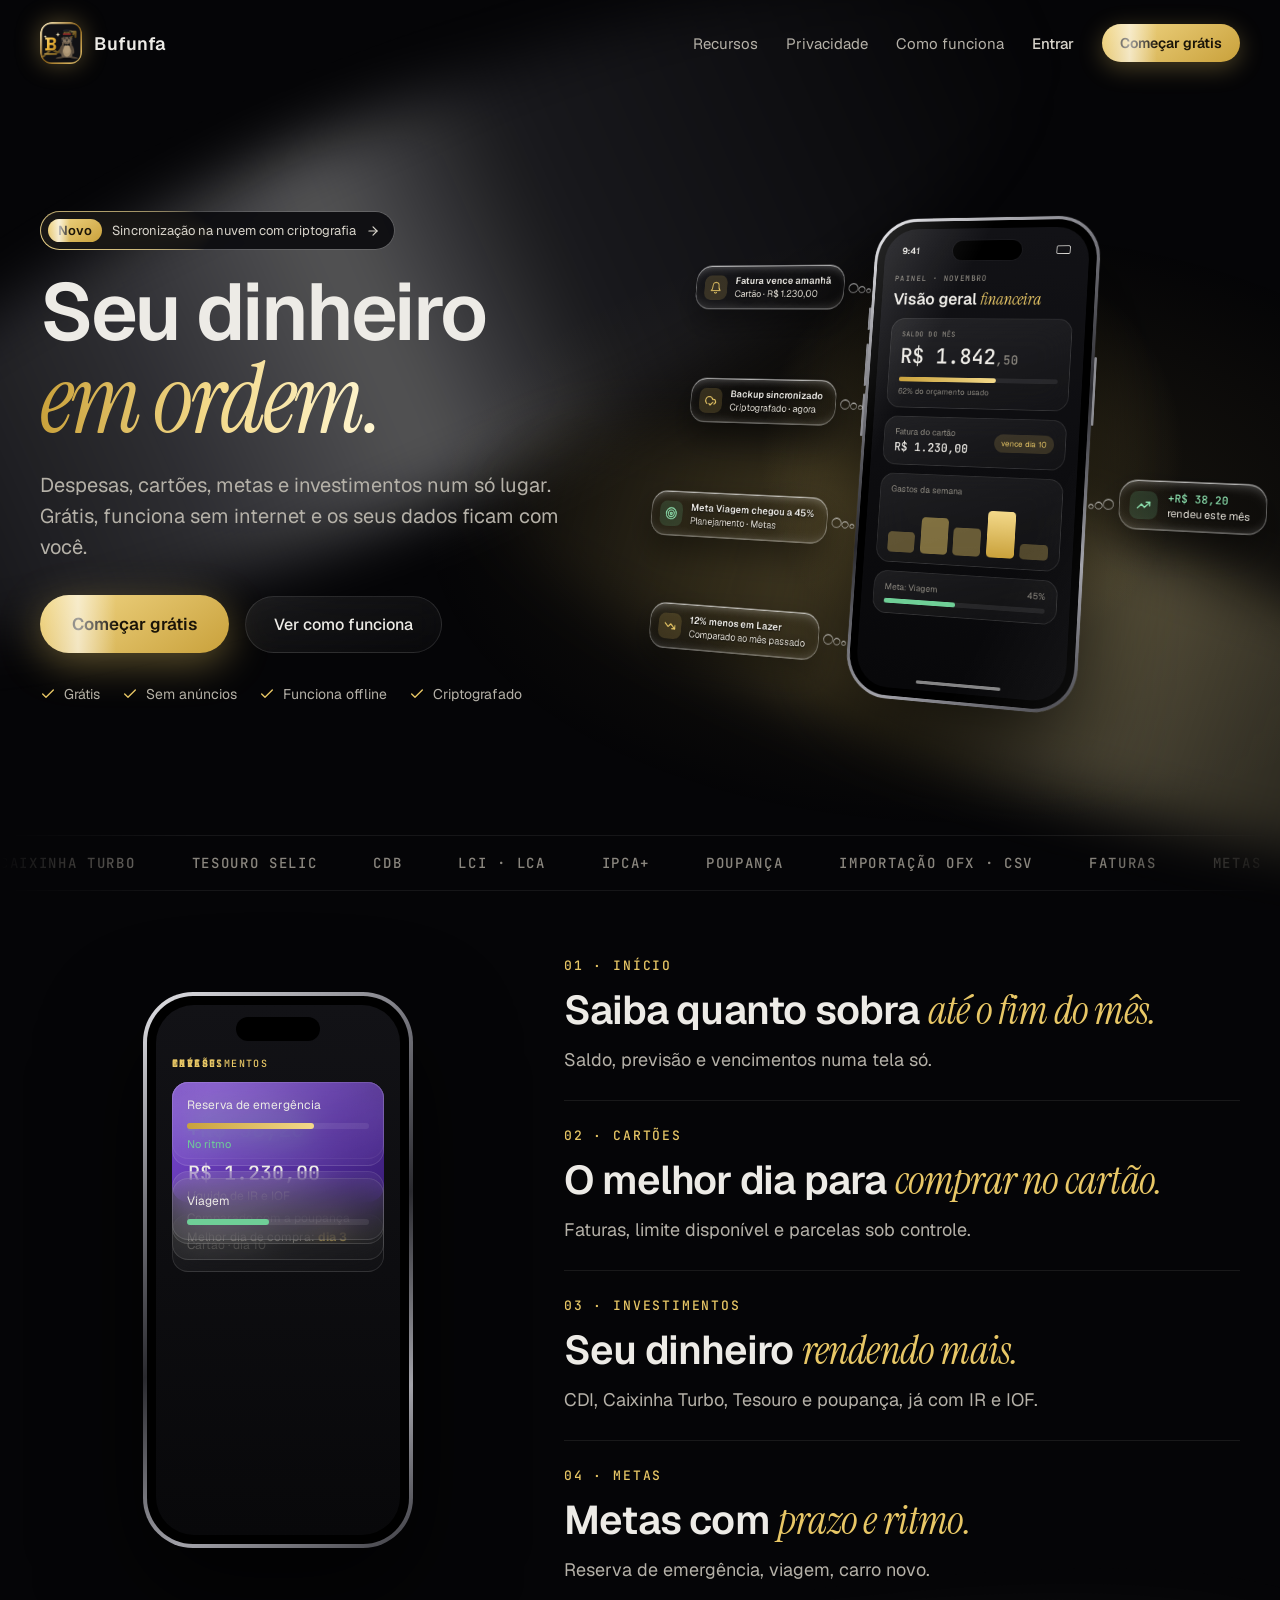
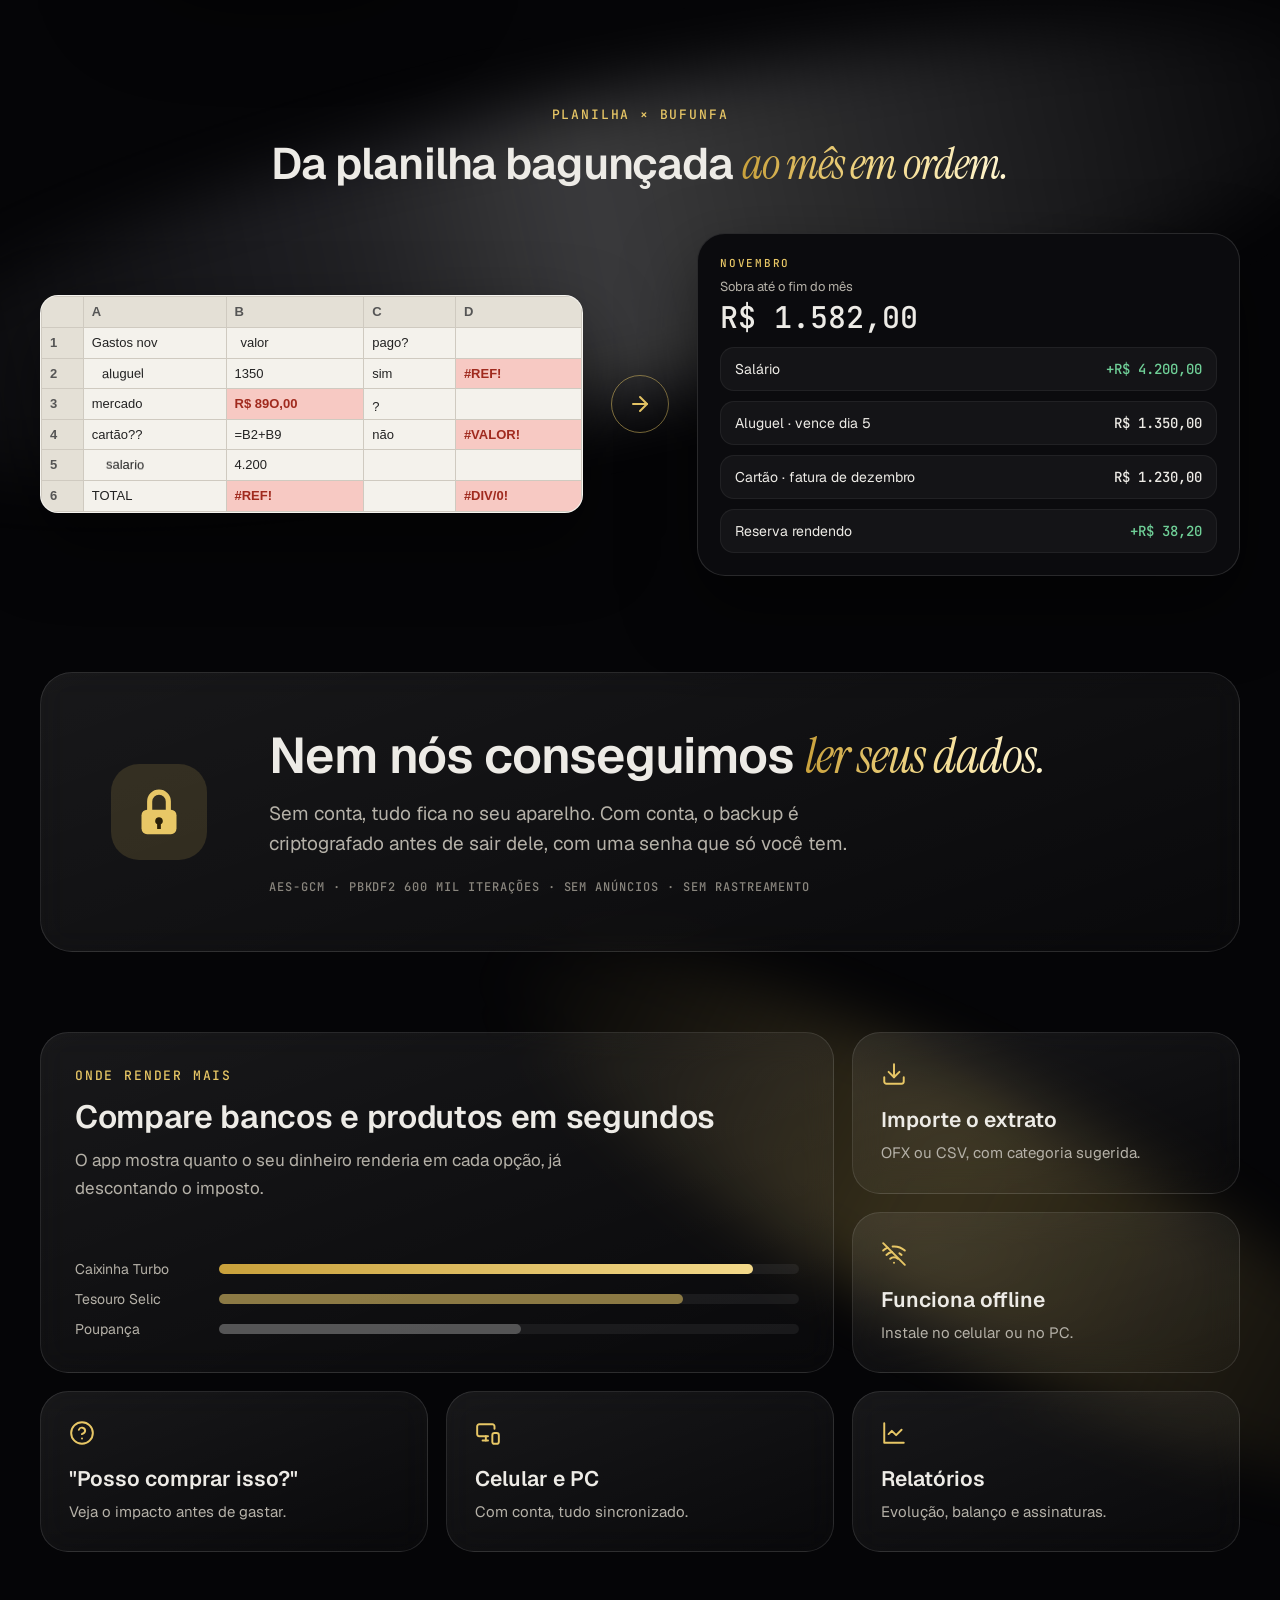
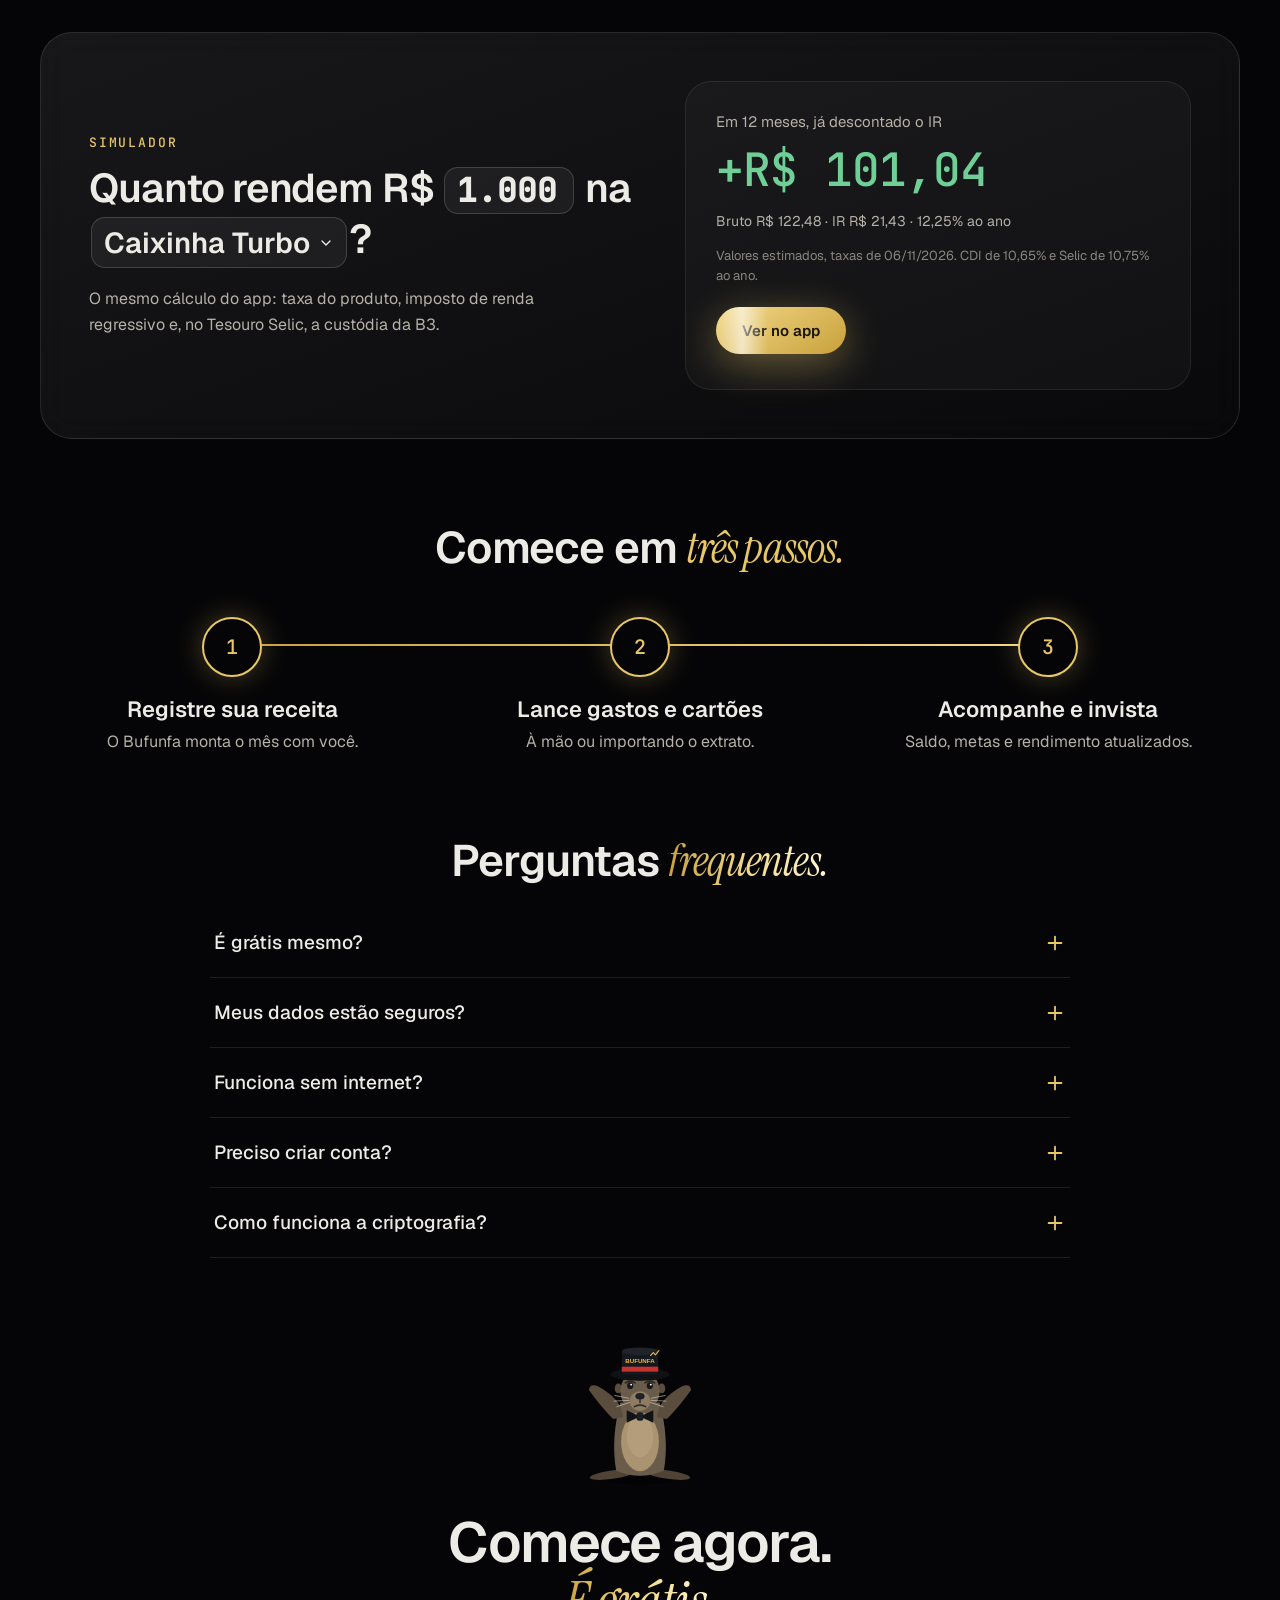
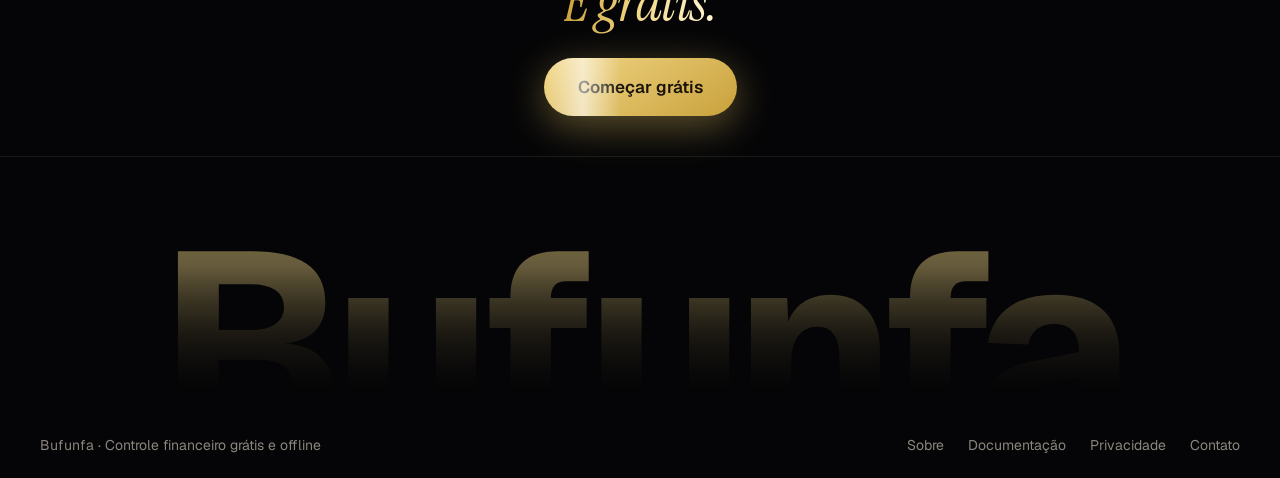
<file: index.html>
<!doctype html>
<html lang="pt-BR">
<head>
<meta charset="utf-8">
<meta name="viewport" content="width=device-width, initial-scale=1, viewport-fit=cover">
<!-- Landing da v3. Visual: _projeto/referencias/landing-referencia.html (aprovada em 27/11/2026). Sem o JS e o CSS do app. -->
<meta http-equiv="Content-Security-Policy" content="default-src 'self'; script-src 'self'; style-src 'self' 'unsafe-inline'; font-src 'self'; img-src 'self' data:; connect-src 'self'; manifest-src 'self'; object-src 'none'; base-uri 'self'; form-action 'self'">
<!-- Quem já usa o app (dados, sessão, tutorial visto ou app instalado) vai direto para app/, antes de pintar -->
<script src="landing.js?v=18.69"></script>
<script src="transicao.js?v=18.69"></script>
<script src="rendimento.js?v=18.69" defer></script>
<script src="elastico.js?v=18.69" defer></script>
    <meta name="referrer" content="strict-origin-when-cross-origin">
    <title>Bufunfa: planilha de gastos automática e grátis</title>
    <!-- v17.7: SEO e pré-visualização de links -->
    <meta name="description" content="Bufunfa: controle financeiro grátis e offline. Despesas, cartões, metas e investimentos em um só lugar, sem cadastro e com os dados no seu aparelho.">
    <meta name="keywords" content="controle financeiro pessoal, controle de gastos, gestão de despesas, orçamento mensal, planejamento financeiro, cartão de crédito, reserva de emergência, metas financeiras, investimentos, planilha de gastos, Bufunfa, Controle Financeiro JVM">
    <meta name="application-name" content="Bufunfa">
    <meta name="robots" content="index, follow, max-image-preview:large">
    <meta name="author" content="JVM">
    <meta name="google-site-verification" content="2VdWMlj7xW_DxGoEzTh0HIeaDgScdDcT867AE91ElaY">
    <link rel="canonical" href="https://jvm2707.github.io/Controle-Financeiro-JVM/">
    <meta property="og:type" content="website">
    <meta property="og:locale" content="pt_BR">
    <meta property="og:site_name" content="Bufunfa">
    <meta property="og:title" content="Bufunfa: planilha de gastos automática e grátis">
    <meta property="og:description" content="Despesas, cartões, metas e investimentos em um só lugar. Gratuito, sem cadastro, com os dados salvos no seu aparelho.">
    <meta property="og:url" content="https://jvm2707.github.io/Controle-Financeiro-JVM/">
    <meta property="og:image" content="https://jvm2707.github.io/Controle-Financeiro-JVM/assets/og-imagem.jpg">
    <meta property="og:image:width" content="1200">
    <meta property="og:image:height" content="630">
    <meta property="og:image:alt" content="Bufunfa: seu dinheiro, em ordem.">
    <meta name="twitter:card" content="summary_large_image">
    <meta name="twitter:title" content="Bufunfa: planilha de gastos automática e grátis">
    <meta name="twitter:description" content="Despesas, cartões, metas e investimentos em um só lugar. Gratuito e sem cadastro.">
    <meta name="twitter:image" content="https://jvm2707.github.io/Controle-Financeiro-JVM/assets/og-imagem.jpg">
    <script type="application/ld+json">
{
    "@context": "https://schema.org",
    "@graph": [
        {
            "@type": "WebSite",
            "@id": "https://jvm2707.github.io/Controle-Financeiro-JVM/#site",
            "name": "Bufunfa",
            "alternateName": "Controle Financeiro JVM",
            "url": "https://jvm2707.github.io/Controle-Financeiro-JVM/",
            "inLanguage": "pt-BR",
            "description": "Site oficial do Bufunfa (antigo Controle Financeiro JVM), aplicação web gratuita de controle financeiro pessoal."
        },
        {
            "@type": "SoftwareApplication",
            "@id": "https://jvm2707.github.io/Controle-Financeiro-JVM/#app",
            "name": "Bufunfa",
            "alternateName": ["Controle Financeiro JVM", "Bufunfa · Controle financeiro grátis e offline"],
            "url": "https://jvm2707.github.io/Controle-Financeiro-JVM/",
            "description": "Aplicação web gratuita de controle financeiro pessoal para organizar despesas, receitas, cartões de crédito, orçamento, metas, reserva de emergência e investimentos. Funciona no navegador, sem cadastro, e guarda os dados no aparelho de quem usa.",
            "applicationCategory": "FinanceApplication",
            "applicationSubCategory": "Controle financeiro pessoal",
            "operatingSystem": "Web (navegador). Instalável como app (PWA) em Android, iOS, Windows e macOS.",
            "browserRequirements": "Requer JavaScript e um navegador moderno.",
            "softwareVersion": "3.0.0",
            "dateModified": "2026-11-27",
            "inLanguage": "pt-BR",
            "isAccessibleForFree": true,
            "offers": {
                "@type": "Offer",
                "price": "0",
                "priceCurrency": "BRL"
            },
            "featureList": [
                "Despesas únicas, recorrentes e parceladas",
                "Cartões de crédito com fatura, limite e melhor dia de compra",
                "Orçamento mensal por categoria",
                "Receitas recorrentes",
                "Metas financeiras com aportes",
                "Reserva de emergência e simulador",
                "Investimentos com cotações públicas",
                "Relatórios e gráficos",
                "Importação de extratos OFX e CSV",
                "Backup e restauração em arquivo",
                "Funcionamento offline (PWA)"
            ],
            "image": "https://jvm2707.github.io/Controle-Financeiro-JVM/assets/og-imagem.jpg",
            "screenshot": "https://jvm2707.github.io/Controle-Financeiro-JVM/assets/og-imagem.jpg",
            "author": {
                "@type": "Person",
                "name": "JVM",
                "url": "https://github.com/jvm2707"
            },
            "isPartOf": {
                "@id": "https://jvm2707.github.io/Controle-Financeiro-JVM/#site"
            }
        }
    ]
}
    </script>
    <link rel="alternate" type="text/markdown" href="index.md" title="Descrição do app em Markdown">
    <link rel="icon" type="image/png" href="assets/icones/icone-192.png">
    <link rel="apple-touch-icon" href="assets/icones/apple-touch-icon.png">
    <link rel="manifest" href="manifest.webmanifest">
    <meta name="theme-color" content="#050507">
    <link rel="preload" href="assets/fontes/geist.woff2" as="font" type="font/woff2" crossorigin>
    <link rel="preload" href="assets/fontes/instrument-serif-italico.woff2" as="font" type="font/woff2" crossorigin>
<script type="application/ld+json">
{
 "@context": "https://schema.org",
 "@type": "FAQPage",
 "mainEntity": [
  {
   "@type": "Question",
   "name": "É grátis mesmo?",
   "acceptedAnswer": {
    "@type": "Answer",
    "text": "Sim. Todas as funções do app são gratuitas, sem anúncios e sem cadastro obrigatório."
   }
  },
  {
   "@type": "Question",
   "name": "Meus dados estão seguros?",
   "acceptedAnswer": {
    "@type": "Answer",
    "text": "Sem conta, os dados ficam só no armazenamento do navegador, neste aparelho. Com conta, o backup é criptografado no aparelho antes do envio: o servidor recebe apenas dados cifrados."
   }
  },
  {
   "@type": "Question",
   "name": "Funciona sem internet?",
   "acceptedAnswer": {
    "@type": "Answer",
    "text": "Sim. Depois da primeira visita, o app abre e funciona offline. A internet é usada só para cotações, taxas do Banco Central e, com conta, para sincronizar."
   }
  },
  {
   "@type": "Question",
   "name": "Preciso criar conta?",
   "acceptedAnswer": {
    "@type": "Answer",
    "text": "Não. A conta é opcional e serve para sincronizar o celular e o PC e manter um backup criptografado na nuvem."
   }
  },
  {
   "@type": "Question",
   "name": "Como funciona a criptografia?",
   "acceptedAnswer": {
    "@type": "Answer",
    "text": "A senha de criptografia gera a chave no seu aparelho (PBKDF2 com 600 mil iterações) e os dados são cifrados com AES-GCM antes de sair dele. Sem essa senha ou a chave de recuperação, ninguém abre o backup, nem nós."
   }
  }
 ]
}
</script>
<style>
/* v18.64: fonte provisória com as medidas da Geist (largura e altura); sem ela o texto quebrava em outra linha quando a Geist chegava (CLS) */
@font-face{font-family:'Geist Provisoria';src:local('Arial'),local('Helvetica'),local('Liberation Sans');size-adjust:101.8%;ascent-override:99.2%;descent-override:29.5%;line-gap-override:0%}
@font-face{font-family:'Geist';font-style:normal;font-weight:400 700;font-display:swap;src:url(assets/fontes/geist.woff2) format('woff2')}
@font-face{font-family:'Instrument Serif';font-style:italic;font-weight:400;font-display:swap;src:url(assets/fontes/instrument-serif-italico.woff2) format('woff2')}
@font-face{font-family:'JetBrains Mono';font-style:normal;font-weight:500;font-display:swap;src:url(assets/fontes/jetbrains-mono.woff2) format('woff2')}
body{margin:0;background:#050507}
a{color:#E8C766}a:hover{color:#F3D98A}
.vidro{background:linear-gradient(160deg,rgba(255,255,255,.08),rgba(255,255,255,.02));border:1px solid rgba(255,255,255,.11);backdrop-filter:blur(16px);-webkit-backdrop-filter:blur(16px)}
/* v18.58: vidro claro. Fundo 100% transparente, sem blur: o vidro aparece só pela borda, pelos reflexos e (no Chromium) pela refração */
/* v18.65: a refração (::before, 2 px para dentro) só deforma o fundo; a borda e os reflexos ficam no ::after, sem filtro (antes o filtro deformava a própria borda e soltava traços brancos) */
.liquido{position:relative;isolation:isolate;background:transparent;border:1px solid transparent;box-shadow:0 18px 44px rgba(0,0,0,.4)}
.liquido::before,.liquido::after{content:"";position:absolute;border-radius:inherit;pointer-events:none;z-index:-1}
.liquido::before{inset:1px}
.liquido::after{inset:-1px;border:1px solid rgba(255,255,255,.34);box-shadow:inset 0 1px 0 rgba(255,255,255,.6),inset 0 -1px 0 rgba(255,255,255,.22),inset 0 12px 16px -14px rgba(255,255,255,.5),inset 0 -12px 16px -14px rgba(255,255,255,.25)}
.liquido,.liquido *{text-shadow:0 1px 2px rgba(0,0,0,.85),0 0 14px rgba(0,0,0,.6)}
/* sem o fundo, a notificação não pode ficar sobre o texto da tela do celular (contraste) */
html.com-refracao .liquido::before{-webkit-backdrop-filter:url(#lg-borda);backdrop-filter:url(#lg-borda)}
.serif{font-family:'Instrument Serif',serif;font-style:italic;font-weight:400}.mono{font-family:'JetBrains Mono',monospace}
.ouro{background:linear-gradient(90deg,#C9A13B,#F3D98A,#fff6d2,#F3D98A,#C9A13B);background-size:200% 100%;-webkit-background-clip:text;background-clip:text;color:transparent;animation:brilho 6s linear infinite}
@keyframes flutua{0%,100%{transform:translateY(0)}50%{transform:translateY(-14px)}}
@keyframes deriva{0%,100%{transform:translate(0,0) rotate(var(--r,0deg))}50%{transform:translate(60px,-40px) rotate(calc(var(--r,0deg) + 10deg))}}
@keyframes brilho{to{background-position:-200% 0}}
@keyframes enche{from{transform:scaleX(0)}}@keyframes sobe{from{transform:scaleY(0)}}
[style*="animation:enche"]{transform-origin:left center}[style*="animation:sobe"]{transform-origin:center bottom}
@keyframes letreiro{to{transform:translateX(-50%)}}
@keyframes tela{0%,22%{opacity:1;transform:none}25%,97%{opacity:0;transform:scale(.97)}100%{opacity:1}}
@keyframes foco{0%,22%{opacity:1}25%,97%{opacity:.32}100%{opacity:1}}
@keyframes linha{0%{transform:scaleX(0)}60%,100%{transform:scaleX(1)}}
@keyframes pulso{0%{transform:scale(.7);opacity:.6}100%{transform:scale(1.9);opacity:0}}
/* o reflexo tem 40% da largura do botão: 320% o leva para fora (128% a 168%). Com transform, a animação fica fora da linha principal */
@keyframes varre{0%{transform:translateX(-120%) skewX(-20deg)}60%,100%{transform:translateX(320%) skewX(-20deg)}}
@property --n{syntax:'<integer>';inherits:false;initial-value:0}
@keyframes c62{to{--n:62}}@keyframes c38{to{--n:38}}
.cont{counter-reset:n var(--n)}.cont::after{content:counter(n)}


/* v18.57: rolagem suave até as seções (altura do menu + 16 px) */
html{scroll-behavior:smooth}
section[id]{scroll-margin-top:102px}
/* menu do topo fixo; ganha vidro ao rolar (classe posta pelo landing.js) */
.l-topo{position:sticky;top:0;z-index:50;border-bottom:1px solid transparent;transition:background-color .3s,border-color .3s,backdrop-filter .3s}
.l-topo.rolou{background:rgba(5,5,7,.55);border-bottom-color:rgba(255,255,255,.08);backdrop-filter:blur(18px) saturate(160%);-webkit-backdrop-filter:blur(18px) saturate(160%)}
.l-nav a.l-nav-link:hover,.l-entrar:hover{color:#EDEBE6!important}
.l-menu{display:none;position:relative}
.l-menu>summary{list-style:none;cursor:pointer;width:40px;height:40px;border-radius:12px;display:grid;place-items:center;color:#EDEBE6}
.l-menu>summary::-webkit-details-marker{display:none}
.l-menu-lista{position:absolute;right:0;top:50px;min-width:200px;padding:8px;border-radius:18px;display:flex;flex-direction:column;background:rgba(14,14,18,.85)!important}
.l-menu-lista a{padding:12px 14px;border-radius:12px;color:#EDEBE6;text-decoration:none;font-size:15px}
.l-menu-lista a:hover{background:rgba(255,255,255,.06)}
:is(a,summary):focus-visible{outline:2px solid #E8C766;outline-offset:3px}
@media (max-width:760px){.l-links{display:none!important}.l-menu{display:block}.l-nav{gap:14px!important}.l-cta-topo{padding:9px 14px!important}}
/* v18.63: o topo precisa caber numa linha com a fonte final (Geist é mais larga que a provisória): sem o nome abaixo de 440 px e sem quebra nos botões; antes, o topo crescia 12 px quando a fonte chegava (CLS 0,34 no celular) */
.l-entrar,.l-cta-topo{white-space:nowrap}
@media (max-width:440px){.l-marca-nome{display:none}}

/* transições entre páginas: ver o bloco v18.62 abaixo */
/* v18.62: transição em camadas. A MOLDURA de vidro (ou a pílula do botão) morfa posição, tamanho e raio; o CONTEÚDO cruza
   com subida de 8 px (o novo começa aos 40%); "Continuar sem conta" e o logo acompanham; o resto cruza junto, tudo em 420 ms.
   Os nomes do cartão só existem durante a transição (html.vt-ativo): um elemento nomeado corta a refração do vidro. */
@view-transition{navigation:auto}
:root{--vt-dur:.42s;--vt-curva:cubic-bezier(.2,.8,.2,1)}
::view-transition-group(*),::view-transition-old(root),::view-transition-new(root){animation-duration:var(--vt-dur);animation-timing-function:var(--vt-curva)}
::view-transition-old(conta-moldura),::view-transition-new(conta-moldura){height:100%;object-fit:fill}
::view-transition-old(conta-moldura){animation:vt-some var(--vt-dur) var(--vt-curva) both}
::view-transition-new(conta-moldura){animation:vt-surge var(--vt-dur) var(--vt-curva) both}
::view-transition-group(conta-conteudo){overflow:clip}
::view-transition-old(conta-conteudo){animation:vt-conteudo-sai calc(var(--vt-dur) * .5) linear both}
::view-transition-new(conta-conteudo){animation:vt-conteudo-entra calc(var(--vt-dur) * .6) var(--vt-curva) calc(var(--vt-dur) * .4) both}
/* vindo da landing não há conteúdo antigo: o novo começa aos 25% para a moldura não ficar vazia */
::view-transition-new(conta-conteudo):only-child{animation-delay:calc(var(--vt-dur) * .25)}
@keyframes vt-some{to{opacity:0}}@keyframes vt-surge{from{opacity:0}}
@keyframes vt-conteudo-sai{to{opacity:0;transform:translateY(-8px)}}
@keyframes vt-conteudo-entra{from{opacity:0;transform:translateY(8px)}}
.l-fundo{view-transition-name:fundo}
::view-transition-group(fundo){animation:none}::view-transition-old(fundo){animation:none;opacity:0}::view-transition-new(fundo){animation:none}
.l-fundo>div[style*="deriva"]{animation-delay:var(--fase,0s)!important}
/* o botão vira só a pílula na foto: sem o texto e sem o reflexo, que voltam com fade no fim */
/* sem transição ao esconder (a foto sai na hora); o fade de 150 ms é só na volta do texto */
[data-vt]{transition:color .15s}
.vt-sem-texto{color:transparent!important;text-shadow:none!important;transition:none!important}
.vt-sem-texto>*{visibility:hidden}
@media (prefers-reduced-motion:reduce){@view-transition{navigation:none}}
.l-marca{view-transition-name:marca}
/* ícones no traço do Lucide: pontas e juntas redondas, nada cortado */
.l-raiz svg:not(.mascote){stroke-linecap:round;stroke-linejoin:round;overflow:visible}
/* bento: a borda acende onde o mouse passa (só com mouse) */
.l-bento>.vidro{position:relative;transition:transform .5s var(--curva)}
.l-bento>.vidro::after{content:"";position:absolute;inset:0;border-radius:inherit;padding:1px;pointer-events:none;opacity:0;transition:opacity .35s;background:radial-gradient(280px circle at var(--mx,50%) var(--my,50%),rgba(243,217,138,.95),rgba(232,199,102,.25) 45%,transparent 70%);-webkit-mask:linear-gradient(#000 0 0) content-box,linear-gradient(#000 0 0);-webkit-mask-composite:xor;mask:linear-gradient(#000 0 0) content-box exclude,linear-gradient(#000 0 0)}
@media (hover:hover) and (pointer:fine){.l-bento>.vidro:hover::after{opacity:1}}
/* simulador */
.l-sim{display:grid;grid-template-columns:minmax(0,1.1fr) minmax(0,1fr);gap:40px;align-items:center}
.l-sim-titulo{margin:12px 0 0;font-size:40px;font-weight:600;letter-spacing:-.02em;line-height:1.25}
.l-sim-campo{font:inherit;color:#EDEBE6;background:rgba(255,255,255,.05);border:1px solid rgba(255,255,255,.16);border-radius:14px;padding:2px 12px;margin:0 2px;vertical-align:baseline}
.l-sim-campo:focus{outline:2px solid #E8C766;outline-offset:2px}
.l-sim-valor{width:5.2ch;font-family:'JetBrains Mono',monospace;font-size:.82em}
.l-sim-produto{font-size:.72em;padding:6px 12px;appearance:auto}
.l-sim-produto option{background:#111114;color:#EDEBE6}
.l-sim-res{border-radius:26px;padding:30px;background:rgba(255,255,255,.03);border:1px solid rgba(255,255,255,.08)}
@media (max-width:860px){.l-sim{grid-template-columns:1fr}.l-sim-titulo{font-size:30px}}
/* Planilha × Bufunfa: a planilha apaga e o app monta conforme a rolagem */
.l-pxb{display:grid;grid-template-columns:minmax(0,1fr) auto minmax(0,1fr);gap:28px;align-items:center}
.l-planilha{border-radius:18px;overflow:hidden;border:1px solid rgba(255,255,255,.14);background:#f4f2ec;color:#222;font:13px/1.2 Arial,sans-serif;box-shadow:0 30px 70px rgba(0,0,0,.5)}
.l-planilha table{border-collapse:collapse;width:100%}
.l-planilha td,.l-planilha th{border:1px solid #cfcac0;padding:7px 8px;white-space:nowrap;text-align:left}
.l-planilha th{background:#e4e0d6;font-weight:600;color:#555}
.l-planilha .ruim{background:#f7c9c3;color:#a02a1e;font-weight:700}
.l-planilha .torta{display:inline-block;transform:translate(var(--dx,0),var(--dy,0)) rotate(var(--r,0deg))}
.l-seta{width:56px;height:56px;border-radius:50%;display:grid;place-items:center;border:1px solid rgba(232,199,102,.5);color:#E8C766}
.l-tela{border-radius:28px;padding:22px;background:#0b0b0e;border:1px solid rgba(255,255,255,.12);box-shadow:0 30px 70px rgba(0,0,0,.5)}
.l-tela-item{display:flex;justify-content:space-between;align-items:center;padding:12px 14px;border-radius:14px;background:rgba(255,255,255,.04);border:1px solid rgba(255,255,255,.06);margin-top:10px;font-size:14px}
/* v18.62: a seção rola normal; a troca acompanha a posição dela na tela e só começa com ela bem centralizada:
   de "cover 45%" a "cover 75%", um card a cada 5% (cada linha bagunçada some junto com o card que a substitui) */
.l-pxb-secao{view-timeline:--pxb block}
.l-pxb-fixo{padding:56px 0}
@keyframes pxb-monta{from{opacity:0;transform:translateY(18px)}}
@keyframes pxb-linha{to{opacity:.15;transform:translateX(14px)}}
@keyframes pxb-seta{from{opacity:.3}}
@supports (animation-timeline:view()){
.l-pxb .l-monta{animation:pxb-monta linear both;animation-timeline:--pxb;animation-range:cover calc(45% + var(--i) * 5%) cover calc(55% + var(--i) * 5%)}
.l-planilha tr[style]{animation:pxb-linha linear both;animation-timeline:--pxb;animation-range:cover calc(45% + var(--i) * 5%) cover calc(55% + var(--i) * 5%)}
.l-pxb .l-seta{animation:pxb-seta linear both;animation-timeline:--pxb;animation-range:cover 40% cover 50%}
}
/* sem animação ligada à rolagem: o landing.js troca quando a seção está bem visível */
.l-pxb.l-espera .l-monta{opacity:0;transform:translateY(18px)}
.l-pxb.l-espera tr[style]{opacity:1}
.l-pxb.l-feito .l-monta,.l-pxb.l-feito tr[style]{transition:opacity .5s var(--curva-entrada),transform .5s var(--curva-entrada);transition-delay:calc(var(--i) * 160ms)}
.l-pxb.l-feito tr[style]{opacity:.15;transform:translateX(14px)}
@media (max-width:860px){.l-pxb{grid-template-columns:1fr;justify-items:stretch;gap:12px}.l-seta{justify-self:center;width:40px;height:40px;rotate:90deg}.l-planilha{overflow-x:auto;font-size:12px}.l-planilha td,.l-planilha th{padding:5px 6px}.l-tela{padding:16px}.l-tela-item{padding:9px 12px;margin-top:7px;font-size:13px}.l-pxb-fixo{padding-top:84px}.l-pxb-fixo .l-h2-como{font-size:28px!important}.l-pxb-fixo>div:first-child{margin-bottom:18px!important}}
/* FAQ em sanfona */
:root{interpolate-size:allow-keywords}
.l-faq details{border-bottom:1px solid rgba(255,255,255,.1)}
.l-faq summary{list-style:none;cursor:pointer;display:flex;justify-content:space-between;align-items:center;gap:16px;padding:22px 4px;font-size:19px;font-weight:500}
.l-faq summary::-webkit-details-marker{display:none}
.l-faq summary svg{transition:transform .3s;flex:none;color:#E8C766}
.l-faq details[open] summary svg{transform:rotate(45deg)}
.l-faq details::details-content{block-size:0;overflow:clip;transition:block-size .35s var(--curva),content-visibility .35s allow-discrete}
.l-faq details[open]::details-content{block-size:auto}
.l-faq p{margin:0;padding:0 4px 22px;color:#B5B1A8;font-size:16px;line-height:1.6;max-width:760px}
/* rodapé com a palavra enorme, cortada na base */
/* v18.65: respiro acima da palavra (não encosta na linha); inteira em cima, apagando embaixo */
.l-gigante{margin-top:48px;padding-top:8px;-webkit-mask-image:linear-gradient(180deg,#000 0%,#000 30%,rgba(0,0,0,.4) 62%,transparent 92%);mask-image:linear-gradient(180deg,#000 0%,#000 30%,rgba(0,0,0,.4) 62%,transparent 92%);height:.74em;overflow:hidden;font-size:clamp(84px,21vw,300px);font-weight:700;letter-spacing:-.05em;line-height:1;text-align:center;user-select:none;background:linear-gradient(180deg,rgba(243,217,138,.55),rgba(201,161,59,.08));-webkit-background-clip:text;background-clip:text;color:transparent}

/* v18.59: curvas do app */
:root{--curva:cubic-bezier(.2,.8,.2,1);--curva-entrada:cubic-bezier(.2,.7,.2,1)}
/* animações pausadas fora da tela (landing.js põe .fora) e com a aba em segundo plano */
.fora,.fora *,.fora *::before,.fora *::after,html.aba-oculta *,html.aba-oculta *::before,html.aba-oculta *::after{animation-play-state:paused!important}
/* texto dos celulares e das notificações não selecionável; sem ponteiro (não há interação neles) */
.l-celular,.l-notif{-webkit-user-select:none;user-select:none;pointer-events:none}
/* notificações do hero: posição e flutuação (fora), inclinação que segue o mouse (meio), entrada estilo iOS (dentro) */
/* v18.66: uma camada por papel. .l-plano: inclinação do mouse | .l-notif: posição e flutuação | .l-notif-corpo: entrada (com as bolinhas) | .liquido: o vidro.
   A flutuação só começa quando a entrada termina, a partir de translateY(0), o mesmo estado em que a entrada acaba */
.l-notif{position:absolute;z-index:2;animation:flutua-leve var(--f,7s) ease-in-out calc(1100ms + var(--n) * 350ms) infinite}
.l-celular.l-escala-suave{transition:scale .5s var(--curva)}
html.escala-pendente .l-hero-celular .l-celular{visibility:hidden}
@keyframes flutua-leve{0%,100%{transform:translateY(0)}50%{transform:translateY(-5px)}}
/* v18.61: notificações presas ao plano 3D do celular; o mouse inclina os dois juntos */
.l-plano{transform:perspective(1400px) rotateX(calc(var(--my,0) * -6deg)) rotateY(calc(var(--mx,0) * 8deg));transition:transform .6s var(--curva)}
.l-notif-corpo{position:relative;animation:notif-entra .8s var(--curva-entrada) both;animation-delay:calc(300ms + var(--n) * 350ms)}
.l-notif .liquido{border-radius:22px;padding:12px 18px 12px 12px;display:flex;gap:12px;align-items:center;white-space:nowrap}
@keyframes notif-entra{0%{opacity:0;transform:scale(.9)}55%{opacity:1;transform:scale(1)}70%{transform:rotate(3deg)}85%{transform:rotate(-3deg)}100%{transform:none}}
.l-notif-icone{width:34px;height:34px;border-radius:10px;display:flex;align-items:center;justify-content:center;flex:none}
.l-bolha{position:absolute;z-index:1;border-radius:50%;border:1px solid rgba(255,255,255,.42);box-shadow:inset 0 1px 0 rgba(255,255,255,.6),inset 0 -1px 0 rgba(255,255,255,.2);animation:bolha-entra .4s var(--curva-entrada) both;animation-delay:calc(650ms + var(--n) * 350ms + var(--b) * 90ms)}
@keyframes bolha-entra{from{opacity:0;transform:scale(.3)}}
/* abaixo de 1280 px não cabem dos lados: só duas, uma acima e outra abaixo do celular, sem balões e sem inclinação */
/* v18.62: de 901 a 1199 px, 3 notificações dos lados; até 900 px, 2 (acima e abaixo do celular). A escala do conjunto vem do landing.js */
@media (min-width:901px) and (max-width:1199px){.l-notif-4,.l-notif-5{display:none}}
@media (max-width:900px){.l-notif-3,.l-notif-4,.l-notif-5,.l-bolha{display:none}.l-plano{transform:none}.l-hero-celular{padding-block:76px}.l-notif-1{right:auto!important;left:50%!important;top:-70px!important;translate:-50% 0}.l-notif-2{left:50%!important;top:auto!important;bottom:-70px;translate:-50% 0}}
/* cadeado: a perna esquerda da alça fica sempre no corpo; fecha girando em volta dela, com um clique de 2 px */
.l-alca{transform-box:view-box;transform-origin:8px 14px;animation:alca 4.8s var(--curva) infinite}
@keyframes alca{0%,14%{transform:translateY(-1.6px) rotate(-38deg)}28%{transform:translateY(-1.6px) rotate(0)}32%{transform:translateY(.85px)}36%,78%{transform:none}86%{transform:translateY(-1.6px) rotate(0)}96%,100%{transform:translateY(-1.6px) rotate(-38deg)}}
@keyframes anel-fecha{0%,31%{opacity:0;transform:scale(.7)}33%{opacity:.7;transform:scale(.72)}66%,100%{opacity:0;transform:scale(1.75)}}
/* v18.65: passos no celular como linha do tempo: círculos numa coluna à esquerda, texto à direita.
   A linha liga o centro de um círculo ao do próximo, só na coluna dos círculos e por trás deles, e se desenha com a rolagem */
@media (max-width:900px){
.l-linha{display:none}
.l-passos{gap:24px!important}
.l-passo{isolation:isolate;flex:1 1 100%!important;display:grid;grid-template-columns:60px 1fr;column-gap:16px;text-align:left!important}
.l-passo>.mono{margin:0!important;grid-row:1/span 2}
.l-passo>h3{margin:14px 0 0!important}
.l-passo>p{grid-column:2}
.l-passo:not(:last-child)::before,.l-passo:not(:last-child)::after{content:"";position:absolute;left:29px;top:30px;width:2px;height:calc(100% + 24px);z-index:-1}
.l-passo:not(:last-child)::before{background:rgba(255,255,255,.08)}
.l-passo:not(:last-child)::after{background:linear-gradient(180deg,#C9A13B,#F3D98A);transform-origin:top}
@supports (animation-timeline:view()){.l-passo:not(:last-child)::after{animation:linha-desce linear both;animation-timeline:view();animation-range:cover 35% cover 65%}}
}
@keyframes linha-desce{from{transform:scaleY(0)}}
/* v18.61: selo do hero: vidro com a borda em brilho girando, "Novo" dourado com reflexo e seta que desliza */
.l-selo{position:relative;display:inline-flex;padding:1px;border-radius:999px;overflow:hidden;isolation:isolate;text-decoration:none;color:#D8D4CB;font-size:13px}
.l-selo::before{content:"";position:absolute;left:50%;top:50%;width:max(100%,420px);aspect-ratio:1;translate:-50% -50%;z-index:-1;background:conic-gradient(from 0deg,transparent 0 60%,rgba(243,217,138,.95) 74%,transparent 86%);animation:selo-gira 4s linear infinite}
.l-selo::after{content:"";position:absolute;inset:0;z-index:-2;border-radius:inherit;background:rgba(255,255,255,.14)}
@keyframes selo-gira{to{transform:rotate(1turn)}}
.l-selo-dentro{display:inline-flex;align-items:center;gap:10px;padding:7px 14px 7px 7px;border-radius:999px;background:rgba(9,9,12,.92)}
.l-selo-novo{position:relative;overflow:hidden;padding:3px 10px;border-radius:999px;background:linear-gradient(145deg,#F3D98A,#C9A13B);color:#1a1408;font-weight:600}
.l-selo-novo>span{position:absolute;top:0;left:0;width:40%;height:100%;background:linear-gradient(90deg,transparent,rgba(255,255,255,.7),transparent);animation:varre 3.5s ease-in-out infinite}
.l-selo-seta{transition:transform .3s var(--curva)}
.l-selo:hover{color:#EDEBE6}.l-selo:hover .l-selo-seta{transform:translateX(4px)}
/* v18.62: seletor do simulador no visual do site (botão de vidro, lista de vidro, item ativo em dourado); no celular, folha de baixo */
.l-escolha{position:relative;display:inline-block}
.l-escolha-botao{display:inline-flex;align-items:center;gap:8px;cursor:pointer;line-height:1.3}
.l-escolha-botao:hover{border-color:rgba(232,199,102,.5)}
.l-escolha-seta{transition:transform .25s var(--curva)}
.l-escolha.aberta .l-escolha-seta{transform:rotate(180deg)}
.l-escolha-lista{font-family:'Geist','Geist Provisoria',system-ui,sans-serif;color:#EDEBE6;position:absolute;z-index:20;left:0;top:calc(100% + 8px);min-width:100%;box-sizing:border-box;padding:6px;border-radius:18px;display:flex;flex-direction:column;gap:2px;font-size:16px;font-weight:500;letter-spacing:0;line-height:1.3;white-space:nowrap;background:rgba(12,12,16,.9);border:1px solid rgba(255,255,255,.3);box-shadow:inset 0 1px 0 rgba(255,255,255,.5),inset 0 -1px 0 rgba(255,255,255,.15),0 24px 60px rgba(0,0,0,.55);-webkit-backdrop-filter:blur(18px);backdrop-filter:blur(18px);opacity:0;visibility:hidden;transform:translateY(-6px) scale(.98);transform-origin:top left;transition:opacity .18s,transform .18s,visibility 0s .18s}
.l-escolha.aberta .l-escolha-lista{opacity:1;visibility:visible;transform:none;transition:opacity .18s,transform .24s var(--curva),visibility 0s}
.l-escolha-lista:focus{outline:none}
.l-escolha-op{display:flex;align-items:center;justify-content:space-between;gap:16px;padding:10px 12px;border-radius:12px;cursor:pointer;color:#EDEBE6}
.l-escolha-op.l-op-foco{background:rgba(255,255,255,.08)}
.l-escolha-op[aria-selected="true"]{color:#E8C766}
.l-escolha-ok{visibility:hidden}
.l-escolha-op[aria-selected="true"] .l-escolha-ok{visibility:visible}
.l-escolha-lista:focus-visible .l-op-foco{outline:2px solid #E8C766;outline-offset:-2px}
@media (max-width:600px){
.l-escolha-lista{position:fixed;left:0;right:0;top:auto;bottom:0;border-radius:24px 24px 0 0;padding:14px 12px calc(14px + env(safe-area-inset-bottom));transform:translateY(100%);box-shadow:0 0 0 100vmax rgba(0,0,0,.55),inset 0 1px 0 rgba(255,255,255,.5)}
.l-escolha-lista.l-escolha-folha.aberta{opacity:1;visibility:visible;transform:none;transition:opacity .18s,transform .24s var(--curva),visibility 0s}
.l-escolha-op{padding:14px 16px;font-size:17px}
}
/* celular e tablet: colunas viram uma, nada de rolagem horizontal */
/* v18.60: mouse num item mostra a tela dele (classe na seção; a animação do style continua intacta) */
#recursos.l-escolhendo .l-rec-tela{animation:none!important;opacity:0}
#recursos.l-escolhendo .l-rec-tela.l-escolhida{opacity:1}
#recursos.l-escolhendo .l-foco{animation:none!important;opacity:.32}
#recursos.l-escolhendo .l-foco.l-escolhida{opacity:1}
@media (max-width:900px){.l-fixo{position:static!important}.l-foco{animation:none!important;opacity:1!important}}
@media (max-width:760px){.l-bento{grid-template-columns:1fr!important}.l-bento-grande{grid-column:auto!important;grid-row:auto!important}.l-linha{display:none}}
@media (max-width:600px){
.l-topo>div,.l-raiz section,.l-raiz footer>div{padding-left:20px!important;padding-right:20px!important}
.l-h1{font-size:54px!important}.l-h1-serif{font-size:64px!important}
.l-h2-recurso{font-size:30px!important}.l-priv{padding:32px 22px!important}.l-h2-priv{font-size:34px!important}
.l-h2-como{font-size:34px!important}.l-h2-escolha{font-size:42px!important}
}
/* mascote Bufunfa (mesmo SVG e pose "acenar" do app) */
.mascote{stroke:none;display:block;width:100%;height:100%;overflow:visible}
.mascote :is(.m-tablet,.m-moeda,.m-oculos,.m-sorriso,.m-malabarismo){display:none}
.mascote :is(.m-interroga,.m-boca-seria,.m-topo,.m-dab-e,.m-dab-d,.m-moicano,.m-lingua,.m-lingua-fora,.m-tontura){opacity:0}
.m-corpo{transform-origin:80px 190px;animation:m-respira 3.6s ease-in-out infinite}
.m-cabeca{animation:m-cabeca 4.2s ease-in-out infinite}
.m-olhos{animation:m-pisca 5s infinite}
.m-acenar .m-braco-e{transform:rotate(125deg);animation:m-acena-e 1.1s ease-in-out infinite}
.m-acenar .m-braco-d{transform:rotate(-125deg);animation:m-acena-d 1.1s ease-in-out infinite -.85s}
@keyframes m-respira{0%,100%{transform:scale(1,1)}50%{transform:scale(1.015,1.03)}}
@keyframes m-cabeca{0%,100%{transform:rotate(-2.5deg) translateY(0)}50%{transform:rotate(2.5deg) translateY(-2px)}}
@keyframes m-pisca{0%,92%,100%{transform:scaleY(1)}95%{transform:scaleY(.1)}}
@keyframes m-acena-e{0%,100%{transform:rotate(118deg)}50%{transform:rotate(138deg)}}
@keyframes m-acena-d{0%,100%{transform:rotate(-118deg)}50%{transform:rotate(-138deg)}}
/* v18.65: um só ritmo vertical entre seções (antes de 16 a 72 px, com vãos desiguais) */
#recursos,#privacidade,.l-bento,#simulador,#como,#perguntas,#escolha{padding-top:40px!important;padding-bottom:40px!important}
@media (max-width:760px){#recursos,#privacidade,.l-bento,#simulador,#como,#perguntas,#escolha{padding-top:32px!important;padding-bottom:32px!important}}
/* v18.65: rodapé centralizado no celular */
@media (max-width:760px){.l-rodape{flex-direction:column;justify-content:center!important;text-align:center}.l-rodape-links{justify-content:center}}
@media (prefers-reduced-motion:reduce){*{animation:none!important;transition:none!important}[style*="animation:varre"],.l-selo-novo>span{display:none}.l-plano{transform:none!important}html{scroll-behavior:auto}.l-topo{transition:none}}
</style>
</head>
<body>
<svg width="0" height="0" aria-hidden="true" focusable="false" style="position:absolute;width:0;height:0;overflow:hidden">
<filter id="lg-borda" x="-6%" y="-6%" width="112%" height="112%" color-interpolation-filters="sRGB">
<feTurbulence type="fractalNoise" baseFrequency="0.012 0.02" numOctaves="1" seed="7" result="mapa"/>
<feGaussianBlur in="mapa" stdDeviation="3" result="liso"/>
<feDisplacementMap in="SourceGraphic" in2="liso" scale="10" xChannelSelector="R" yChannelSelector="G"/>
</filter>
</svg>
<div class="l-raiz" style="position:relative;overflow:clip;font-family:'Geist','Geist Provisoria',system-ui,sans-serif;color:#EDEBE6;background:#050507;min-height:100vh">

<div class="l-fundo" aria-hidden="true" style="position:absolute;inset:0;pointer-events:none;z-index:0">
<div style="--r:-24deg;position:absolute;width:1400px;height:380px;left:-300px;top:120px;border-radius:50%;background:linear-gradient(90deg,transparent,rgba(200,200,215,.20) 30%,rgba(255,255,255,.32) 48%,rgba(150,150,165,.14) 62%,transparent);filter:blur(30px);transform:rotate(-24deg);animation:deriva 22s ease-in-out infinite"></div>
<div style="--r:18deg;position:absolute;width:1200px;height:260px;right:-360px;top:520px;border-radius:50%;background:linear-gradient(90deg,transparent,rgba(232,199,102,.26) 40%,rgba(255,236,170,.30) 52%,transparent);filter:blur(28px);transform:rotate(18deg);animation:deriva 26s ease-in-out infinite reverse"></div>
<div style="--r:-12deg;position:absolute;width:1600px;height:300px;left:-200px;top:1700px;border-radius:50%;background:linear-gradient(90deg,transparent,rgba(180,180,195,.16) 35%,rgba(255,255,255,.22) 50%,transparent);filter:blur(34px);transform:rotate(-12deg);animation:deriva 30s ease-in-out infinite"></div>
<div style="--r:28deg;position:absolute;width:1100px;height:240px;right:-260px;top:2700px;border-radius:50%;background:linear-gradient(90deg,transparent,rgba(232,199,102,.22) 45%,transparent);filter:blur(30px);transform:rotate(28deg);animation:deriva 24s ease-in-out infinite reverse"></div>
<div style="position:absolute;inset:0;background:radial-gradient(900px 500px at 75% 10%,rgba(232,199,102,.10),transparent 60%),radial-gradient(1200px 900px at 50% 120%,rgba(0,0,0,.8),transparent 60%)"></div>
</div>

<div data-elastico style="position:relative;z-index:1">
<header class="l-topo">
<div style="max-width:1200px;margin:0 auto;padding:22px 32px;display:flex;align-items:center;justify-content:space-between;gap:16px">
<a class="l-marca" href="./" aria-label="Bufunfa, início" style="color:inherit;text-decoration:none"><div style="display:flex;align-items:center;gap:12px">
<img src="assets/icones/icone-192.png" alt="" width="42" height="42" style="width:42px;height:42px;border-radius:12px;box-shadow:0 0 24px rgba(232,199,102,.35)">
<span class="l-marca-nome" style="font-weight:600;font-size:18px">Bufunfa</span>
</div></a>
<nav class="l-nav" aria-label="Principal" style="display:flex;gap:28px;align-items:center;font-size:15px">
<span class="l-links" style="display:flex;gap:28px">
<a class="l-nav-link" href="#recursos" style="color:#B5B1A8;text-decoration:none">Recursos</a>
<a class="l-nav-link" href="#privacidade" style="color:#B5B1A8;text-decoration:none">Privacidade</a>
<a class="l-nav-link" href="#como" style="color:#B5B1A8;text-decoration:none">Como funciona</a>
</span>
<a class="l-entrar" data-vt="entrar-topo" href="entrar/" style="color:#D8D4CB;font-weight:500;text-decoration:none">Entrar</a>
<a class="l-cta-topo" data-vt="cta-topo" href="criar-conta/" style="position:relative;overflow:hidden;border-radius:999px;background:linear-gradient(145deg,#F3D98A,#C9A13B);color:#1a1408;font-weight:600;text-decoration:none;box-shadow:0 10px 40px rgba(232,199,102,.4);padding:10px 18px;font-size:14px;box-shadow:0 6px 24px rgba(232,199,102,.3)">Começar grátis<span aria-hidden="true" style="position:absolute;top:0;left:0;width:40%;height:100%;background:linear-gradient(90deg,transparent,rgba(255,255,255,.6),transparent);animation:varre 3.5s ease-in-out infinite"></span></a>
<details class="l-menu">
<summary class="vidro" aria-label="Abrir menu"><svg width="22" height="22" viewBox="0 0 24 24" fill="none" stroke="currentColor" stroke-width="2" stroke-linecap="round" aria-hidden="true"><path d="M4 7h16M4 12h16M4 17h16"/></svg></summary>
<div class="l-menu-lista vidro">
<a href="#recursos" style="color:#B5B1A8;text-decoration:none">Recursos</a>
<a href="#privacidade" style="color:#B5B1A8;text-decoration:none">Privacidade</a>
<a href="#como" style="color:#B5B1A8;text-decoration:none">Como funciona</a>
</div>
</details>
</nav>
</div>
</header>

<main>
<section style="max-width:1200px;margin:0 auto;padding:40px 32px 48px;display:flex;flex-wrap:wrap;gap:48px;align-items:center">
<div style="flex:1 1 500px;min-width:0">
<a class="l-selo" href="#privacidade"><span class="l-selo-dentro"><span class="l-selo-novo">Novo<span aria-hidden="true"></span></span><span>Sincronização na nuvem com criptografia</span><svg class="l-selo-seta" width="14" height="14" viewBox="0 0 24 24" fill="none" stroke="currentColor" stroke-width="2" aria-hidden="true"><path d="M5 12h14"/><path d="m12 5 7 7-7 7"/></svg></span></a>
<h1 class="l-h1" style="margin:22px 0 0;font-size:80px;line-height:1;font-weight:600;letter-spacing:-.035em">Seu dinheiro<br><span class="serif ouro l-h1-serif" style="font-size:96px">em ordem.</span></h1>
<p style="margin:22px 0 0;font-size:20px;line-height:1.55;color:#B5B1A8;max-width:520px">Despesas, cartões, metas e investimentos num só lugar. Grátis, funciona sem internet e os seus dados ficam com você.</p>
<div style="margin-top:32px;display:flex;gap:16px;align-items:center;flex-wrap:wrap">
<a data-vt="cta-hero" href="criar-conta/" style="position:relative;overflow:hidden;padding:18px 32px;border-radius:999px;background:linear-gradient(145deg,#F3D98A,#C9A13B);color:#1a1408;font-weight:600;font-size:17px;text-decoration:none;box-shadow:0 10px 40px rgba(232,199,102,.4)">Começar grátis<span aria-hidden="true" style="position:absolute;top:0;left:0;width:40%;height:100%;background:linear-gradient(90deg,transparent,rgba(255,255,255,.6),transparent);animation:varre 3.5s ease-in-out infinite"></span></a>
<a href="#como" class="vidro" style="padding:17px 28px;border-radius:999px;font-size:16px;font-weight:500;text-decoration:none;color:#EDEBE6">Ver como funciona</a>
</div>
<div style="margin-top:32px;display:flex;gap:22px;flex-wrap:wrap;font-size:14px;color:#B5B1A8">
<span style="display:flex;gap:8px;align-items:center"><svg width="16" height="16" viewBox="0 0 24 24" fill="none" stroke="#E8C766" stroke-width="2" aria-hidden="true"><path d="M20 6 9 17l-5-5"></path></svg>Grátis</span>
<span style="display:flex;gap:8px;align-items:center"><svg width="16" height="16" viewBox="0 0 24 24" fill="none" stroke="#E8C766" stroke-width="2" aria-hidden="true"><path d="M20 6 9 17l-5-5"></path></svg>Sem anúncios</span>
<span style="display:flex;gap:8px;align-items:center"><svg width="16" height="16" viewBox="0 0 24 24" fill="none" stroke="#E8C766" stroke-width="2" aria-hidden="true"><path d="M20 6 9 17l-5-5"></path></svg>Funciona offline</span>
<span style="display:flex;gap:8px;align-items:center"><svg width="16" height="16" viewBox="0 0 24 24" fill="none" stroke="#E8C766" stroke-width="2" aria-hidden="true"><path d="M20 6 9 17l-5-5"></path></svg>Criptografado</span>
</div>
</div>

<div class="l-hero-celular" style="flex:1 1 420px;display:flex;justify-content:center;position:relative;min-height:660px;align-items:center">
<div style="position:absolute;width:460px;height:460px;border-radius:50%;background:radial-gradient(circle,rgba(232,199,102,.32),transparent 65%)"></div>
<div class="l-celular" style="animation:flutua 7s ease-in-out infinite">
<div class="l-plano">
<div style="position:relative;width:300px;height:620px;border-radius:56px;padding:4px;box-sizing:border-box;background:linear-gradient(145deg,#e4e4e8,#77777e 28%,#2a2a2f 52%,#a3a3aa 78%,#3d3d43);box-shadow:0 60px 120px rgba(0,0,0,.75),0 0 0 1px rgba(255,255,255,.06);transform:perspective(1600px) rotateY(-16deg) rotateX(6deg) rotateZ(2deg)">
<div style="position:absolute;left:-3px;top:118px;width:3px;height:30px;border-radius:2px;background:#8d8d93"></div>
<div style="position:absolute;left:-3px;top:166px;width:3px;height:56px;border-radius:2px;background:#8d8d93"></div>
<div style="position:absolute;left:-3px;top:232px;width:3px;height:56px;border-radius:2px;background:#8d8d93"></div>
<div style="position:absolute;right:-3px;top:180px;width:3px;height:86px;border-radius:2px;background:#8d8d93"></div>
<div style="width:100%;height:100%;border-radius:52px;background:#000;padding:10px;box-sizing:border-box">
<div style="position:relative;width:100%;height:100%;border-radius:43px;overflow:hidden;background:linear-gradient(180deg,#121216,#08080a);padding:14px 16px;box-sizing:border-box;display:flex;flex-direction:column;gap:11px">
<div style="display:flex;justify-content:space-between;align-items:center;font-size:12px;font-weight:600;padding:2px 8px 0">
<span>9:41</span>
<span style="width:92px;height:26px;border-radius:20px;background:#000;box-shadow:0 0 0 1px #1a1a1e"></span>
<span style="display:flex;gap:4px;align-items:center"><span style="width:16px;height:9px;border-radius:2px;border:1px solid #EDEBE6"></span></span>
</div>
<div class="mono" style="font-size:10px;color:#8a867e;letter-spacing:.14em;margin-top:6px">PAINEL · NOVEMBRO</div>
<div style="font-size:21px;font-weight:600;margin-top:-4px">Visão geral <span class="serif" style="color:#E8C766">financeira</span></div>
<div class="vidro" style="border-radius:18px;padding:14px">
<div class="mono" style="font-size:9px;color:#8a867e;letter-spacing:.12em">SALDO DO MÊS</div>
<div class="mono" style="font-size:27px;margin-top:4px">R$ 1.842<span style="font-size:16px;color:#8a867e">,50</span></div>
<div style="margin-top:10px;height:6px;border-radius:6px;background:rgba(255,255,255,.08)"><div style="width:62%;height:100%;border-radius:6px;background:linear-gradient(90deg,#C9A13B,#F3D98A);animation:enche 2.2s var(--curva) both"></div></div>
<div style="font-size:10px;color:#8a867e;margin-top:6px"><span class="cont" style="animation:c62 2.2s var(--curva) forwards"></span>% do orçamento usado</div>
</div>
<div class="vidro" style="border-radius:18px;padding:12px 14px;display:flex;justify-content:space-between;align-items:center">
<div><div style="font-size:11px;color:#8a867e">Fatura do cartão</div><div class="mono" style="font-size:15px;margin-top:3px">R$ 1.230,00</div></div>
<div style="font-size:10px;padding:5px 9px;border-radius:999px;background:rgba(232,199,102,.16);color:#E8C766">vence dia 10</div>
</div>
<div class="vidro" style="border-radius:18px;padding:12px 14px">
<div style="font-size:11px;color:#8a867e">Gastos da semana</div>
<div style="margin-top:10px;height:64px;display:flex;align-items:flex-end;gap:8px">
<div style="flex:1;height:40%;border-radius:5px;background:rgba(232,199,102,.35);animation:sobe 1.6s .2s var(--curva) both"></div>
<div style="flex:1;height:72%;border-radius:5px;background:rgba(232,199,102,.5);animation:sobe 1.6s .35s var(--curva) both"></div>
<div style="flex:1;height:55%;border-radius:5px;background:rgba(232,199,102,.4);animation:sobe 1.6s .5s var(--curva) both"></div>
<div style="flex:1;height:90%;border-radius:5px;background:linear-gradient(180deg,#F3D98A,#C9A13B);animation:sobe 1.6s .65s var(--curva) both"></div>
<div style="flex:1;height:30%;border-radius:5px;background:rgba(232,199,102,.3);animation:sobe 1.6s .8s var(--curva) both"></div>
</div>
</div>
<div class="vidro" style="border-radius:18px;padding:12px 14px">
<div style="display:flex;justify-content:space-between;font-size:11px;color:#8a867e"><span>Meta: Viagem</span><span>45%</span></div>
<div style="margin-top:8px;height:6px;border-radius:6px;background:rgba(255,255,255,.08)"><div style="width:45%;height:100%;border-radius:6px;background:#6fcf97;animation:enche 2.4s .3s var(--curva) both"></div></div>
</div>
<div style="position:absolute;left:50%;bottom:8px;width:110px;height:4px;margin-left:-55px;border-radius:4px;background:rgba(255,255,255,.5)"></div>
</div>
</div>
<div aria-hidden="true" style="position:absolute;inset:0;border-radius:56px;pointer-events:none;background:linear-gradient(115deg,rgba(255,255,255,.16),transparent 28%,transparent 72%,rgba(255,255,255,.05))"></div>
<div class="l-notif l-notif-1" style="--n:0;right:calc(100% + 40px);top:60px;--f:7s">
<div class="l-notif-corpo">
<div class="liquido" style="--i:0"><span class="l-notif-icone" style="background:rgba(232,199,102,.16)"><svg width="18" height="18" viewBox="0 0 24 24" fill="none" stroke="#E8C766" stroke-width="2" aria-hidden="true"><path d="M6 8a6 6 0 0 1 12 0c0 7 3 9 3 9H3s3-2 3-9"/><path d="M10.3 21a1.94 1.94 0 0 0 3.4 0"/></svg></span><span style="font-size:13px;line-height:1.35"><strong style="font-weight:600">Fatura vence amanhã</strong><br><span style="color:#E2DED5">Cartão · R$ 1.230,00</span></span></div>
<span class="l-bolha" style="--b:0;width:12px;height:12px;right:-20px;top:calc(50% + -6px)"></span><span class="l-bolha" style="--b:1;width:8px;height:8px;right:-30px;top:calc(50% + -2px)"></span><span class="l-bolha" style="--b:2;width:5px;height:5px;right:-38px;top:calc(50% + 1px)"></span>
</div>
</div>
<div class="l-notif l-notif-2" style="--n:1;left:calc(100% + 40px);top:330px;--f:8.8s">
<div class="l-notif-corpo">
<div class="liquido" style="--i:1"><span class="l-notif-icone" style="background:rgba(111,207,151,.16)"><svg width="18" height="18" viewBox="0 0 24 24" fill="none" stroke="#8fe3b0" stroke-width="2" aria-hidden="true"><path d="m22 7-8.5 8.5-5-5L2 17"/><path d="M16 7h6v6"/></svg></span><span style="font-size:13px;line-height:1.35"><strong class="mono" style="font-weight:500;color:#8fe3b0">+R$ <span class="cont" style="animation:c38 2.6s .4s var(--curva) forwards"></span>,20</strong><br><span style="color:#E2DED5">rendeu este mês</span></span></div>
<span class="l-bolha" style="--b:0;width:12px;height:12px;left:-20px;top:calc(50% + -6px)"></span><span class="l-bolha" style="--b:1;width:8px;height:8px;left:-30px;top:calc(50% + -2px)"></span><span class="l-bolha" style="--b:2;width:5px;height:5px;left:-38px;top:calc(50% + 1px)"></span>
</div>
</div>
<div class="l-notif l-notif-3" style="--n:2;right:calc(100% + 40px);top:370px;--f:8.2s">
<div class="l-notif-corpo">
<div class="liquido" style="--i:2"><span class="l-notif-icone" style="background:rgba(111,207,151,.16)"><svg width="18" height="18" viewBox="0 0 24 24" fill="none" stroke="#8fe3b0" stroke-width="2" aria-hidden="true"><circle cx="12" cy="12" r="10"/><circle cx="12" cy="12" r="6"/><circle cx="12" cy="12" r="2"/></svg></span><span style="font-size:13px;line-height:1.35"><strong style="font-weight:600">Meta Viagem chegou a 45%</strong><br><span style="color:#E2DED5">Planejamento · Metas</span></span></div>
<span class="l-bolha" style="--b:0;width:12px;height:12px;right:-20px;top:calc(50% + -6px)"></span><span class="l-bolha" style="--b:1;width:8px;height:8px;right:-30px;top:calc(50% + -2px)"></span><span class="l-bolha" style="--b:2;width:5px;height:5px;right:-38px;top:calc(50% + 1px)"></span>
</div>
</div>
<div class="l-notif l-notif-4" style="--n:3;right:calc(100% + 40px);top:520px;--f:10s">
<div class="l-notif-corpo">
<div class="liquido" style="--i:3"><span class="l-notif-icone" style="background:rgba(232,199,102,.16)"><svg width="18" height="18" viewBox="0 0 24 24" fill="none" stroke="#E8C766" stroke-width="2" aria-hidden="true"><path d="m22 17-8.5-8.5-5 5L2 7"/><path d="M16 17h6v-6"/></svg></span><span style="font-size:13px;line-height:1.35"><strong style="font-weight:600">12% menos em Lazer</strong><br><span style="color:#E2DED5">Comparado ao mês passado</span></span></div>
<span class="l-bolha" style="--b:0;width:12px;height:12px;right:-20px;top:calc(50% + -6px)"></span><span class="l-bolha" style="--b:1;width:8px;height:8px;right:-30px;top:calc(50% + -2px)"></span><span class="l-bolha" style="--b:2;width:5px;height:5px;right:-38px;top:calc(50% + 1px)"></span>
</div>
</div>
<div class="l-notif l-notif-5" style="--n:4;right:calc(100% + 40px);top:215px;--f:9.5s">
<div class="l-notif-corpo">
<div class="liquido" style="--i:4"><span class="l-notif-icone" style="background:rgba(232,199,102,.16)"><svg width="18" height="18" viewBox="0 0 24 24" fill="none" stroke="#E8C766" stroke-width="2" aria-hidden="true"><path d="m17 15-5.5 5.5L9 18"/><path d="M5 17.743A7 7 0 1 1 15.71 10h1.79a4.5 4.5 0 0 1 1.5 8.742"/></svg></span><span style="font-size:13px;line-height:1.35"><strong style="font-weight:600">Backup sincronizado</strong><br><span style="color:#E2DED5">Criptografado · agora</span></span></div>
<span class="l-bolha" style="--b:0;width:12px;height:12px;right:-20px;top:calc(50% + -6px)"></span><span class="l-bolha" style="--b:1;width:8px;height:8px;right:-30px;top:calc(50% + -2px)"></span><span class="l-bolha" style="--b:2;width:5px;height:5px;right:-38px;top:calc(50% + 1px)"></span>
</div>
</div>
</div>
</div>
</div>
</div>
</section>

<div style="border-top:1px solid rgba(255,255,255,.07);border-bottom:1px solid rgba(255,255,255,.07);padding:18px 0;overflow:hidden;-webkit-mask-image:linear-gradient(90deg,transparent,#000 15%,#000 85%,transparent);mask-image:linear-gradient(90deg,transparent,#000 15%,#000 85%,transparent)">
<div class="mono" style="display:flex;gap:56px;width:max-content;font-size:14px;letter-spacing:.12em;color:#8a867e;animation:letreiro 40s linear infinite">
<span>CAIXINHA TURBO</span><span>TESOURO SELIC</span><span>CDB</span><span>LCI · LCA</span><span>IPCA+</span><span>POUPANÇA</span><span>IMPORTAÇÃO OFX · CSV</span><span>FATURAS</span><span>METAS</span><span>RESERVA DE EMERGÊNCIA</span>
<span>CAIXINHA TURBO</span><span>TESOURO SELIC</span><span>CDB</span><span>LCI · LCA</span><span>IPCA+</span><span>POUPANÇA</span><span>IMPORTAÇÃO OFX · CSV</span><span>FATURAS</span><span>METAS</span><span>RESERVA DE EMERGÊNCIA</span>
</div>
</div>

<section id="recursos" style="max-width:1200px;margin:0 auto;padding:56px 32px;display:flex;flex-wrap:wrap;gap:48px;align-items:center">
<div class="l-fixo l-celular" style="flex:1 1 340px;display:flex;justify-content:center">
<div style="position:relative;width:270px;height:556px;border-radius:50px;padding:4px;box-sizing:border-box;background:linear-gradient(145deg,#e4e4e8,#77777e 28%,#2a2a2f 52%,#a3a3aa 78%,#3d3d43);box-shadow:0 40px 100px rgba(0,0,0,.7)">
<div style="width:100%;height:100%;border-radius:46px;background:#000;padding:9px;box-sizing:border-box">
<div style="position:relative;width:100%;height:100%;border-radius:38px;overflow:hidden;background:linear-gradient(180deg,#121216,#08080a)">
<div style="position:absolute;top:12px;left:50%;margin-left:-42px;width:84px;height:24px;border-radius:20px;background:#000;z-index:2"></div>
<div class="l-rec-tela" style="position:absolute;inset:0;padding:52px 16px 16px;display:flex;flex-direction:column;gap:12px;animation:tela 12s infinite">
<div class="mono" style="font-size:10px;color:#E8C766;letter-spacing:.14em">INÍCIO</div>
<div class="vidro" style="border-radius:16px;padding:14px"><div style="font-size:11px;color:#8a867e">Sobra até o fim do mês</div><div class="mono" style="font-size:24px;margin-top:4px">R$ 612,40</div></div>
<div class="vidro" style="border-radius:16px;padding:14px;font-size:12px;color:#B5B1A8;line-height:1.9">Aluguel · dia 5<br>Internet · dia 12<br>Cartão · dia 10</div>
</div>
<div class="l-rec-tela" style="position:absolute;inset:0;padding:52px 16px 16px;display:flex;flex-direction:column;gap:12px;animation:tela 12s -9s infinite">
<div class="mono" style="font-size:10px;color:#E8C766;letter-spacing:.14em">CARTÕES</div>
<div style="border-radius:16px;padding:16px;height:120px;box-sizing:border-box;background:linear-gradient(135deg,#7d4ad6,#3a1d78);display:flex;flex-direction:column;justify-content:space-between"><span style="font-size:12px">Cartão principal</span><span class="mono" style="font-size:20px">R$ 1.230,00</span></div>
<div class="vidro" style="border-radius:16px;padding:14px;font-size:12px;color:#B5B1A8">Melhor dia de compra: <strong style="color:#E8C766">dia 3</strong></div>
</div>
<div class="l-rec-tela" style="position:absolute;inset:0;padding:52px 16px 16px;display:flex;flex-direction:column;gap:12px;animation:tela 12s -6s infinite">
<div class="mono" style="font-size:10px;color:#E8C766;letter-spacing:.14em">INVESTIMENTOS</div>
<div class="vidro" style="border-radius:16px;padding:14px"><div style="font-size:11px;color:#8a867e">Caixinha Turbo · 115% CDI</div><div class="mono" style="font-size:22px;margin-top:4px;color:#6fcf97">+R$ 38,20</div></div>
<div class="vidro" style="border-radius:16px;padding:14px;font-size:12px;color:#B5B1A8;line-height:1.8">Líquido de IR e IOF<br>Comparado com a poupança</div>
</div>
<div class="l-rec-tela" style="position:absolute;inset:0;padding:52px 16px 16px;display:flex;flex-direction:column;gap:12px;animation:tela 12s -3s infinite">
<div class="mono" style="font-size:10px;color:#E8C766;letter-spacing:.14em">METAS</div>
<div class="vidro" style="border-radius:16px;padding:14px"><div style="font-size:12px">Reserva de emergência</div><div style="margin-top:10px;height:6px;border-radius:6px;background:rgba(255,255,255,.08)"><div style="width:70%;height:100%;border-radius:6px;background:linear-gradient(90deg,#C9A13B,#F3D98A)"></div></div><div style="font-size:11px;color:#6fcf97;margin-top:8px">No ritmo</div></div>
<div class="vidro" style="border-radius:16px;padding:14px"><div style="font-size:12px">Viagem</div><div style="margin-top:10px;height:6px;border-radius:6px;background:rgba(255,255,255,.08)"><div style="width:45%;height:100%;border-radius:6px;background:#6fcf97"></div></div></div>
</div>
</div>
</div>
</div>
</div>
<div style="flex:1 1 540px;display:flex;flex-direction:column">
<div class="l-foco" style="padding:26px 0;border-bottom:1px solid rgba(255,255,255,.08);animation:foco 12s infinite">
<div class="mono" style="color:#E8C766;font-size:13px;letter-spacing:.14em">01 · INÍCIO</div>
<h2 class="l-h2-recurso" style="margin:10px 0 0;font-size:40px;font-weight:600;letter-spacing:-.02em">Saiba quanto sobra <span class="serif" style="color:#E8C766">até o fim do mês.</span></h2>
<p style="margin:10px 0 0;color:#B5B1A8;font-size:18px;line-height:1.55">Saldo, previsão e vencimentos numa tela só.</p>
</div>
<div class="l-foco" style="padding:26px 0;border-bottom:1px solid rgba(255,255,255,.08);animation:foco 12s -9s infinite">
<div class="mono" style="color:#E8C766;font-size:13px;letter-spacing:.14em">02 · CARTÕES</div>
<h2 class="l-h2-recurso" style="margin:10px 0 0;font-size:40px;font-weight:600;letter-spacing:-.02em">O melhor dia para <span class="serif" style="color:#E8C766">comprar no cartão.</span></h2>
<p style="margin:10px 0 0;color:#B5B1A8;font-size:18px;line-height:1.55">Faturas, limite disponível e parcelas sob controle.</p>
</div>
<div class="l-foco" style="padding:26px 0;border-bottom:1px solid rgba(255,255,255,.08);animation:foco 12s -6s infinite">
<div class="mono" style="color:#E8C766;font-size:13px;letter-spacing:.14em">03 · INVESTIMENTOS</div>
<h2 class="l-h2-recurso" style="margin:10px 0 0;font-size:40px;font-weight:600;letter-spacing:-.02em">Seu dinheiro <span class="serif" style="color:#E8C766">rendendo mais.</span></h2>
<p style="margin:10px 0 0;color:#B5B1A8;font-size:18px;line-height:1.55">CDI, Caixinha Turbo, Tesouro e poupança, já com IR e IOF.</p>
</div>
<div class="l-foco" style="padding:26px 0;animation:foco 12s -3s infinite">
<div class="mono" style="color:#E8C766;font-size:13px;letter-spacing:.14em">04 · METAS</div>
<h2 class="l-h2-recurso" style="margin:10px 0 0;font-size:40px;font-weight:600;letter-spacing:-.02em">Metas com <span class="serif" style="color:#E8C766">prazo e ritmo.</span></h2>
<p style="margin:10px 0 0;color:#B5B1A8;font-size:18px;line-height:1.55">Reserva de emergência, viagem, carro novo.</p>
</div>
</div>
</section>

<section id="planilha" class="l-pxb-secao" style="max-width:1200px;margin:0 auto;padding:0 32px">
<div class="l-pxb-fixo">
<div style="text-align:center;margin-bottom:40px">
<div class="mono" style="color:#E8C766;font-size:13px;letter-spacing:.14em">PLANILHA × BUFUNFA</div>
<h2 class="l-h2-como" style="margin:12px 0 0;font-size:44px;font-weight:600;letter-spacing:-.02em">Da planilha bagunçada <span class="serif ouro">ao mês em ordem.</span></h2>
</div>
<div class="l-pxb">
<figure class="l-planilha" style="margin:0" aria-label="Planilha com linhas desalinhadas e fórmulas quebradas">
<table>
<tr><th></th><th>A</th><th>B</th><th>C</th><th>D</th></tr>
<tr style="--i:0"><th>1</th><td>Gastos nov</td><td><span class="torta" style="--dx:6px">valor</span></td><td>pago?</td><td></td></tr>
<tr style="--i:1"><th>2</th><td><span class="torta" style="--dx:10px;--r:-1deg">aluguel</span></td><td>1350</td><td>sim</td><td class="ruim">#REF!</td></tr>
<tr style="--i:2"><th>3</th><td>mercado</td><td class="ruim">R$ 89O,00</td><td><span class="torta" style="--dy:3px">?</span></td><td></td></tr>
<tr style="--i:3"><th>4</th><td>cartão??</td><td>=B2+B9</td><td>não</td><td class="ruim">#VALOR!</td></tr>
<tr style="--i:4"><th>5</th><td><span class="torta" style="--dx:14px;--r:1.2deg">salario</span></td><td>4.200</td><td></td><td></td></tr>
<tr style="--i:4"><th>6</th><td>TOTAL</td><td class="ruim">#REF!</td><td></td><td class="ruim">#DIV/0!</td></tr>
</table>
</figure>
<div class="l-seta" aria-hidden="true"><svg width="24" height="24" viewBox="0 0 24 24" fill="none" stroke="currentColor" stroke-width="2" aria-hidden="true"><path d="M5 12h14"/><path d="m12 5 7 7-7 7"/></svg></div>
<div class="l-tela" aria-label="A mesma informação organizada no Bufunfa">
<div class="mono l-monta" style="--i:0;color:#E8C766;font-size:11px;letter-spacing:.16em">NOVEMBRO</div>
<div class="l-monta" style="--i:0;margin-top:8px;font-size:13px;color:#B5B1A8">Sobra até o fim do mês</div>
<div class="mono l-monta" style="--i:0;font-size:30px;font-weight:500;margin-top:2px">R$ 1.582,00</div>
<div class="l-tela-item l-monta" style="--i:1"><span>Salário</span><span class="mono" style="color:#6fcf97">+R$ 4.200,00</span></div><div class="l-tela-item l-monta" style="--i:2"><span>Aluguel · vence dia 5</span><span class="mono" style="color:#EDEBE6">R$ 1.350,00</span></div><div class="l-tela-item l-monta" style="--i:3"><span>Cartão · fatura de dezembro</span><span class="mono" style="color:#EDEBE6">R$ 1.230,00</span></div><div class="l-tela-item l-monta" style="--i:4"><span>Reserva rendendo</span><span class="mono" style="color:#6fcf97">+R$ 38,20</span></div>
</div>
</div>
</div>
</section>

<section id="privacidade" style="max-width:1200px;margin:0 auto;padding:16px 32px 40px">
<div class="vidro l-priv" style="position:relative;overflow:hidden;border-radius:32px;padding:56px 48px;display:flex;flex-wrap:wrap;gap:40px;align-items:center">
<div style="flex:0 0 auto;position:relative;width:140px;height:140px;display:flex;align-items:center;justify-content:center;margin:0 auto">
<span style="position:absolute;inset:0;border-radius:50%;border:2px solid rgba(232,199,102,.5);opacity:0;animation:anel-fecha 4.8s ease-out infinite"></span>
<span style="position:absolute;inset:0;border-radius:50%;border:2px solid rgba(232,199,102,.5);opacity:0;animation:anel-fecha 4.8s .18s ease-out infinite"></span>
<div style="width:96px;height:96px;border-radius:28px;background:rgba(232,199,102,.14);display:flex;align-items:center;justify-content:center">
<svg width="56" height="56" viewBox="0 0 24 24" aria-hidden="true"><path class="l-alca" d="M8 14V7.5a4 4 0 0 1 8 0v5" fill="none" stroke="#E8C766" stroke-width="2.2" stroke-linecap="round"/><rect x="4.5" y="11" width="15" height="10.5" rx="2.4" fill="#E8C766"/><path d="M12 14.2a1.6 1.6 0 0 0-.8 3v2.1h1.6v-2.1a1.6 1.6 0 0 0-.8-3z" fill="#2a2008"/></svg>
</div>
</div>
<div style="flex:1 1 480px;min-width:0">
<h2 class="l-h2-priv" style="margin:0;font-size:50px;font-weight:600;letter-spacing:-.02em;line-height:1.08">Nem nós conseguimos <span class="serif ouro">ler seus dados.</span></h2>
<p style="margin:16px 0 0;max-width:640px;color:#B5B1A8;font-size:19px;line-height:1.6">Sem conta, tudo fica no seu aparelho. Com conta, o backup é criptografado antes de sair dele, com uma senha que só você tem.</p>
<div class="mono" style="margin-top:20px;font-size:12px;color:#8a867e;letter-spacing:.08em">AES-GCM · PBKDF2 600 MIL ITERAÇÕES · SEM ANÚNCIOS · SEM RASTREAMENTO</div>
</div>
</div>
</section>

<section style="max-width:1200px;margin:0 auto;padding:16px 32px 40px;display:grid;grid-template-columns:repeat(3,minmax(0,1fr));gap:18px" class="l-bento">
<div class="vidro l-bento-grande" data-tilt style="grid-column:span 2;grid-row:span 2;position:relative;overflow:hidden;border-radius:28px;padding:34px;display:flex;flex-direction:column;justify-content:space-between;gap:24px">
<div>
<div class="mono" style="color:#E8C766;font-size:13px;letter-spacing:.14em">ONDE RENDER MAIS</div>
<h3 style="margin:12px 0 0;font-size:32px;font-weight:600;letter-spacing:-.01em">Compare bancos e produtos em segundos</h3>
<p style="margin:10px 0 0;color:#B5B1A8;font-size:17px;line-height:1.6;max-width:520px">O app mostra quanto o seu dinheiro renderia em cada opção, já descontando o imposto.</p>
</div>
<div style="display:flex;flex-direction:column;gap:12px">
<div style="display:flex;align-items:center;gap:14px;font-size:14px"><span style="width:130px;color:#B5B1A8">Caixinha Turbo</span><div style="flex:1;height:10px;border-radius:6px;background:rgba(255,255,255,.06)"><div style="width:92%;height:100%;border-radius:6px;background:linear-gradient(90deg,#C9A13B,#F3D98A);animation:enche 2s var(--curva) both"></div></div></div>
<div style="display:flex;align-items:center;gap:14px;font-size:14px"><span style="width:130px;color:#B5B1A8">Tesouro Selic</span><div style="flex:1;height:10px;border-radius:6px;background:rgba(255,255,255,.06)"><div style="width:80%;height:100%;border-radius:6px;background:rgba(232,199,102,.55);animation:enche 2s .2s var(--curva) both"></div></div></div>
<div style="display:flex;align-items:center;gap:14px;font-size:14px"><span style="width:130px;color:#B5B1A8">Poupança</span><div style="flex:1;height:10px;border-radius:6px;background:rgba(255,255,255,.06)"><div style="width:52%;height:100%;border-radius:6px;background:rgba(255,255,255,.25);animation:enche 2s .4s var(--curva) both"></div></div></div>
</div>
</div>
<div class="vidro" style="border-radius:28px;padding:28px">
<svg width="26" height="26" viewBox="0 0 24 24" fill="none" stroke="#E8C766" stroke-width="1.8" aria-hidden="true"><path d="M21 15v4a2 2 0 0 1-2 2H5a2 2 0 0 1-2-2v-4"></path><path d="m7 10 5 5 5-5"></path><path d="M12 15V3"></path></svg>
<h3 style="margin:14px 0 0;font-size:21px;font-weight:600">Importe o extrato</h3>
<p style="margin:8px 0 0;color:#B5B1A8;font-size:15px;line-height:1.55">OFX ou CSV, com categoria sugerida.</p>
</div>
<div class="vidro" style="border-radius:28px;padding:28px">
<svg width="26" height="26" viewBox="0 0 24 24" fill="none" stroke="#E8C766" stroke-width="1.8" aria-hidden="true"><path d="M12 20h.01"/><path d="M8.5 16.429a5 5 0 0 1 7 0"/><path d="M5 12.859a10 10 0 0 1 5.17-2.69"/><path d="M19 12.859a10 10 0 0 0-2.007-1.523"/><path d="M2 8.82a15 15 0 0 1 4.177-2.643"/><path d="M22 8.82a15 15 0 0 0-11.288-3.764"/><path d="m2 2 20 20"/></svg>
<h3 style="margin:14px 0 0;font-size:21px;font-weight:600">Funciona offline</h3>
<p style="margin:8px 0 0;color:#B5B1A8;font-size:15px;line-height:1.55">Instale no celular ou no PC.</p>
</div>
<div class="vidro" style="border-radius:28px;padding:28px">
<svg width="26" height="26" viewBox="0 0 24 24" fill="none" stroke="#E8C766" stroke-width="1.8" aria-hidden="true"><circle cx="12" cy="12" r="10"></circle><path d="M9.1 9a3 3 0 0 1 5.8 1c0 2-3 3-3 3"></path><path d="M12 17h.01"></path></svg>
<h3 style="margin:14px 0 0;font-size:21px;font-weight:600">"Posso comprar isso?"</h3>
<p style="margin:8px 0 0;color:#B5B1A8;font-size:15px;line-height:1.55">Veja o impacto antes de gastar.</p>
</div>
<div class="vidro" style="border-radius:28px;padding:28px">
<svg width="26" height="26" viewBox="0 0 24 24" fill="none" stroke="#E8C766" stroke-width="1.8" aria-hidden="true"><path d="M18 8V6a2 2 0 0 0-2-2H4a2 2 0 0 0-2 2v7a2 2 0 0 0 2 2h8"/><path d="M10 19v-3.96 3.15"/><path d="M7 19h5"/><rect width="6" height="10" x="16" y="12" rx="2"/></svg>
<h3 style="margin:14px 0 0;font-size:21px;font-weight:600">Celular e PC</h3>
<p style="margin:8px 0 0;color:#B5B1A8;font-size:15px;line-height:1.55">Com conta, tudo sincronizado.</p>
</div>
<div class="vidro" style="border-radius:28px;padding:28px">
<svg width="26" height="26" viewBox="0 0 24 24" fill="none" stroke="#E8C766" stroke-width="1.8" aria-hidden="true"><path d="M3 3v18h18"></path><path d="m19 9-5 5-4-4-3 3"></path></svg>
<h3 style="margin:14px 0 0;font-size:21px;font-weight:600">Relatórios</h3>
<p style="margin:8px 0 0;color:#B5B1A8;font-size:15px;line-height:1.55">Evolução, balanço e assinaturas.</p>
</div>
</section>

<section id="simulador" style="max-width:1200px;margin:0 auto;padding:40px 32px">
<div class="vidro l-sim l-priv" style="border-radius:32px;padding:48px">
<div>
<div class="mono" style="color:#E8C766;font-size:13px;letter-spacing:.14em">SIMULADOR</div>
<h2 class="l-sim-titulo">Quanto rendem R$&nbsp;<input class="l-sim-campo l-sim-valor" id="sim-valor" type="text" inputmode="numeric" value="1.000" maxlength="9" aria-label="Valor em reais" autocomplete="off"> <span id="sim-prep">na</span> <span class="l-escolha"><button type="button" class="l-sim-campo l-sim-produto l-escolha-botao" id="sim-produto" aria-haspopup="listbox" aria-expanded="false" aria-controls="sim-lista" aria-label="Produto: Caixinha Turbo" data-valor="turbo" data-prep="na"><span class="l-escolha-texto">Caixinha Turbo</span><svg class="l-escolha-seta" width="16" height="16" viewBox="0 0 24 24" fill="none" stroke="currentColor" stroke-width="2" aria-hidden="true"><path d="m6 9 6 6 6-6"/></svg></button><span class="l-escolha-lista" id="sim-lista" role="listbox" aria-label="Produto" tabindex="-1"><span class="l-escolha-op" role="option" id="sim-op-turbo" data-valor="turbo" data-prep="na" aria-selected="true">Caixinha Turbo<svg class="l-escolha-ok" width="16" height="16" viewBox="0 0 24 24" fill="none" stroke="currentColor" stroke-width="2" aria-hidden="true"><path d="M20 6 9 17l-5-5"/></svg></span><span class="l-escolha-op" role="option" id="sim-op-selic" data-valor="selic" data-prep="no" aria-selected="false">Tesouro Selic<svg class="l-escolha-ok" width="16" height="16" viewBox="0 0 24 24" fill="none" stroke="currentColor" stroke-width="2" aria-hidden="true"><path d="M20 6 9 17l-5-5"/></svg></span><span class="l-escolha-op" role="option" id="sim-op-cdb" data-valor="cdb" data-prep="no" aria-selected="false">CDB<svg class="l-escolha-ok" width="16" height="16" viewBox="0 0 24 24" fill="none" stroke="currentColor" stroke-width="2" aria-hidden="true"><path d="M20 6 9 17l-5-5"/></svg></span><span class="l-escolha-op" role="option" id="sim-op-poupanca" data-valor="poupanca" data-prep="na" aria-selected="false">Poupança<svg class="l-escolha-ok" width="16" height="16" viewBox="0 0 24 24" fill="none" stroke="currentColor" stroke-width="2" aria-hidden="true"><path d="M20 6 9 17l-5-5"/></svg></span></span></span>?</h2>
<p style="margin:18px 0 0;color:#B5B1A8;font-size:16px;line-height:1.6;max-width:460px">O mesmo cálculo do app: taxa do produto, imposto de renda regressivo e, no Tesouro Selic, a custódia da B3.</p>
</div>
<div class="l-sim-res" aria-live="polite">
<div style="color:#B5B1A8;font-size:15px">Em 12 meses, já descontado o IR</div>
<div class="mono" style="margin-top:8px;font-size:46px;font-weight:500;color:#6fcf97;letter-spacing:-.02em">+R$&nbsp;<span id="sim-liquido">0,00</span></div>
<div id="sim-detalhe" style="margin-top:10px;color:#B5B1A8;font-size:14px;line-height:1.6"></div>
<div id="sim-nota" style="margin-top:14px;color:#8a867e;font-size:13px;line-height:1.5"></div>
<a id="sim-ver" data-vt="cta-simulador" href="criar-conta/?origem=simulador&amp;valor=1000&amp;produto=turbo" style="position:relative;overflow:hidden;display:inline-block;border-radius:999px;background:linear-gradient(145deg,#F3D98A,#C9A13B);color:#1a1408;font-weight:600;text-decoration:none;box-shadow:0 10px 40px rgba(232,199,102,.4);margin-top:22px;padding:14px 26px;font-size:15px">Ver no app<span aria-hidden="true" style="position:absolute;top:0;left:0;width:40%;height:100%;background:linear-gradient(90deg,transparent,rgba(255,255,255,.6),transparent);animation:varre 3.5s ease-in-out infinite"></span></a>
</div>
</div>
</section>

<section id="como" style="max-width:1200px;margin:0 auto;padding:40px 32px">
<h2 class="l-h2-como" style="margin:0;text-align:center;font-size:44px;font-weight:600;letter-spacing:-.02em">Comece em <span class="serif" style="color:#E8C766">três passos.</span></h2>
<div class="l-passos" style="margin-top:40px;display:flex;flex-wrap:wrap;gap:24px;position:relative">
<div class="l-linha" style="position:absolute;left:16%;right:16%;top:27px;height:2px;background:rgba(255,255,255,.08)"></div>
<div class="l-linha" style="position:absolute;left:16%;right:16%;top:27px;height:2px;background:linear-gradient(90deg,#C9A13B,#F3D98A);transform-origin:left;animation:linha 5s ease-in-out infinite"></div>
<div class="l-passo" style="flex:1 1 260px;text-align:center;position:relative">
<div class="mono" style="width:56px;height:56px;margin:0 auto;border-radius:50%;background:#050507;border:2px solid #E8C766;color:#E8C766;display:flex;align-items:center;justify-content:center;font-size:20px;box-shadow:0 0 30px rgba(232,199,102,.3)">1</div>
<h3 style="margin:18px 0 0;font-size:22px;font-weight:600">Registre sua receita</h3>
<p style="margin:8px 0 0;color:#B5B1A8">O Bufunfa monta o mês com você.</p>
</div>
<div class="l-passo" style="flex:1 1 260px;text-align:center;position:relative">
<div class="mono" style="width:56px;height:56px;margin:0 auto;border-radius:50%;background:#050507;border:2px solid #E8C766;color:#E8C766;display:flex;align-items:center;justify-content:center;font-size:20px;box-shadow:0 0 30px rgba(232,199,102,.3)">2</div>
<h3 style="margin:18px 0 0;font-size:22px;font-weight:600">Lance gastos e cartões</h3>
<p style="margin:8px 0 0;color:#B5B1A8">À mão ou importando o extrato.</p>
</div>
<div class="l-passo" style="flex:1 1 260px;text-align:center;position:relative">
<div class="mono" style="width:56px;height:56px;margin:0 auto;border-radius:50%;background:#050507;border:2px solid #E8C766;color:#E8C766;display:flex;align-items:center;justify-content:center;font-size:20px;box-shadow:0 0 30px rgba(232,199,102,.3)">3</div>
<h3 style="margin:18px 0 0;font-size:22px;font-weight:600">Acompanhe e invista</h3>
<p style="margin:8px 0 0;color:#B5B1A8">Saldo, metas e rendimento atualizados.</p>
</div>
</div>
</section>

<section id="perguntas" class="l-faq" style="max-width:860px;margin:0 auto;padding:56px 32px 24px">
<h2 class="l-h2-como" style="margin:0 0 18px;text-align:center;font-size:44px;font-weight:600;letter-spacing:-.02em">Perguntas <span class="serif ouro">frequentes.</span></h2>
<details><summary>É grátis mesmo?<svg width="22" height="22" viewBox="0 0 24 24" fill="none" stroke="currentColor" stroke-width="2" aria-hidden="true"><path d="M5 12h14"/><path d="M12 5v14"/></svg></summary><p>Sim. Todas as funções do app são gratuitas, sem anúncios e sem cadastro obrigatório.</p></details>
<details><summary>Meus dados estão seguros?<svg width="22" height="22" viewBox="0 0 24 24" fill="none" stroke="currentColor" stroke-width="2" aria-hidden="true"><path d="M5 12h14"/><path d="M12 5v14"/></svg></summary><p>Sem conta, os dados ficam só no armazenamento do navegador, neste aparelho. Com conta, o backup é criptografado no aparelho antes do envio: o servidor recebe apenas dados cifrados.</p></details>
<details><summary>Funciona sem internet?<svg width="22" height="22" viewBox="0 0 24 24" fill="none" stroke="currentColor" stroke-width="2" aria-hidden="true"><path d="M5 12h14"/><path d="M12 5v14"/></svg></summary><p>Sim. Depois da primeira visita, o app abre e funciona offline. A internet é usada só para cotações, taxas do Banco Central e, com conta, para sincronizar.</p></details>
<details><summary>Preciso criar conta?<svg width="22" height="22" viewBox="0 0 24 24" fill="none" stroke="currentColor" stroke-width="2" aria-hidden="true"><path d="M5 12h14"/><path d="M12 5v14"/></svg></summary><p>Não. A conta é opcional e serve para sincronizar o celular e o PC e manter um backup criptografado na nuvem.</p></details>
<details><summary>Como funciona a criptografia?<svg width="22" height="22" viewBox="0 0 24 24" fill="none" stroke="currentColor" stroke-width="2" aria-hidden="true"><path d="M5 12h14"/><path d="M12 5v14"/></svg></summary><p>A senha de criptografia gera a chave no seu aparelho (PBKDF2 com 600 mil iterações) e os dados são cifrados com AES-GCM antes de sair dele. Sem essa senha ou a chave de recuperação, ninguém abre o backup, nem nós.</p></details>
</section>

<section id="escolha" style="max-width:1200px;margin:0 auto;padding:40px 32px 72px">
<div style="display:flex;flex-direction:column;align-items:center;text-align:center;gap:26px">
<div style="width:150px;height:150px;animation:flutua 5s ease-in-out infinite"><svg class="mascote m-acenar" viewBox="-12 -12 184 214" aria-hidden="true">
    <g class="m-w-tudo" style="transform-origin:80px 188px">
    <ellipse class="m-sombra" cx="80" cy="191" rx="50" ry="6" fill="rgba(0,0,0,.35)"/>
    <g class="m-pe-e" style="transform-origin:40px 183px"><ellipse cx="40" cy="183" rx="32" ry="6" transform="rotate(-8 40 183)" fill="#4f4336"/></g>
    <g class="m-pe-d" style="transform-origin:120px 183px"><ellipse cx="120" cy="183" rx="32" ry="6" transform="rotate(8 120 183)" fill="#4f4336"/></g>
    <g class="m-corpo">
        <path d="M52 80 Q38 132 46 177 Q80 192 114 177 Q122 132 108 80 Z" fill="#6a5c4b"/>
        <ellipse cx="80" cy="136" rx="27" ry="42" fill="#a99371"/>
        <ellipse cx="80" cy="128" rx="19" ry="30" fill="#bda684" opacity=".55"/>
    </g>
    <g class="m-braco-e" style="transform-origin:54px 100px">
        <path d="M54 98 Q34 112 38 152 Q41 165 50 160 Q60 132 64 108 Z" fill="#5a4d3e"/>
    </g>
    <g class="m-braco-d" style="transform-origin:106px 100px">
        <path d="M106 98 Q126 112 122 152 Q119 165 110 160 Q100 132 96 108 Z" fill="#5a4d3e"/>
        <g class="m-tablet" transform="rotate(14 118 160)">
            <rect x="106" y="140" width="28" height="36" rx="3" fill="#d4dae3" stroke="#8c95a3" stroke-width="1.5"/>
            <rect x="109.5" y="143.5" width="21" height="27" rx="1.5" fill="#1d3b5c"/>
            <path d="M113 165 l5 -6 l4 3 l6 -8" fill="none" stroke="#F0B93B" stroke-width="2" stroke-linecap="round" stroke-linejoin="round"/>
        </g>
        <g class="m-moeda">
            <circle cx="117" cy="162" r="11" fill="#F0B93B" stroke="#b9860f" stroke-width="2"/>
            <path d="M111 167 l4 -5 l3 3 l5 -7" fill="none" stroke="#7a5608" stroke-width="2" stroke-linecap="round" stroke-linejoin="round"/>
        </g>
    </g>
    <g class="m-w-cabeca" style="transform-origin:80px 92px">
    <g class="m-cabeca" style="transform-origin:80px 92px">
        <ellipse cx="49" cy="60" rx="5" ry="7" fill="#5a4d3e"/>
        <ellipse cx="111" cy="60" rx="5" ry="7" fill="#5a4d3e"/>
        <ellipse cx="80" cy="64" rx="28" ry="30" fill="#6a5c4b"/>
        <ellipse cx="80" cy="78" rx="15" ry="14" fill="#8d7b64"/>
        <ellipse cx="80" cy="71" rx="6.5" ry="4.6" fill="#1d2024"/>
        <path class="m-boca" d="M80 75 v5" stroke="#2a2825" stroke-width="2" stroke-linecap="round"/>
        <path class="m-boca m-boca-curva" d="M72 86 Q80 81 88 86" fill="none" stroke="#2a2825" stroke-width="2.2" stroke-linecap="round"/>
        <path class="m-boca-seria" d="M72 87.5 Q80 83 88 87.5" fill="none" stroke="#2a2825" stroke-width="2.4" stroke-linecap="round"/>
        <g class="m-sorriso">
            <path d="M80 75 v4" stroke="#2a2825" stroke-width="2" stroke-linecap="round"/>
            <path d="M70 83 Q80 95 90 83 Q80 88 70 83 Z" fill="#2a2825" stroke="#2a2825" stroke-width="2" stroke-linejoin="round"/>
            <path d="M74 86 Q80 90 86 86" fill="none" stroke="#f4efe6" stroke-width="2" stroke-linecap="round"/>
            <ellipse cx="55" cy="72" rx="5" ry="3" fill="#e0866f" opacity=".55"/>
            <ellipse cx="105" cy="72" rx="5" ry="3" fill="#e0866f" opacity=".55"/>
        </g>
        <g stroke="#e4dccd" stroke-width="1" stroke-linecap="round" opacity=".8">
            <path d="M64 74 L44 70"/><path d="M64 77 L43 78"/><path d="M65 80 L47 86"/>
            <path d="M96 74 L116 70"/><path d="M96 77 L117 78"/><path d="M95 80 L113 86"/>
        </g>
        <g class="m-w-olhos" style="transform-origin:80px 56px">
        <g class="m-olhos" style="transform-origin:80px 56px">
            <ellipse cx="66" cy="56" rx="4.4" ry="4.8" fill="#16181b"/>
            <ellipse cx="94" cy="56" rx="4.4" ry="4.8" fill="#16181b"/>
            <circle cx="67.4" cy="54.5" r="1.4" fill="#fff"/><circle cx="95.4" cy="54.5" r="1.4" fill="#fff"/>
        </g>
        </g>
        <path class="m-sobr" style="transform-origin:66px 50px" d="M59 52 Q66 47 73 52" fill="none" stroke="#2a2825" stroke-width="2.4" stroke-linecap="round"/>
        <path class="m-sobr" style="transform-origin:94px 50px" d="M87 52 Q94 47 101 52" fill="none" stroke="#2a2825" stroke-width="2.4" stroke-linecap="round"/>
        <g class="m-oculos">
            <path d="M52 53 L58 53 M102 53 L108 53" stroke="#0c0d10" stroke-width="2.4" stroke-linecap="round"/>
            <path d="M58 49 H76 a2 2 0 0 1 2 2 v4 a8 8 0 0 1 -8 8 h-4 a8 8 0 0 1 -8 -8 v-4 a2 2 0 0 1 2 -2 Z" fill="#0c0d10"/>
            <path d="M82 49 H100 a2 2 0 0 1 2 2 v4 a8 8 0 0 1 -8 8 h-4 a8 8 0 0 1 -8 -8 v-4 a2 2 0 0 1 2 -2 Z" fill="#0c0d10"/>
            <path d="M78 52 Q80 50.5 82 52" fill="none" stroke="#0c0d10" stroke-width="2.4"/>
            <path d="M61 52 l5 -0.5 M85 52 l5 -0.5" stroke="#F0B93B" stroke-width="1.8" stroke-linecap="round" opacity=".85"/>
            <path d="M63 56 l3 -.3 M87 56 l3 -.3" stroke="#fff" stroke-width="1.2" stroke-linecap="round" opacity=".6"/>
        </g>
        <g class="m-moicano" fill="none" stroke-linecap="round" style="transform-origin:80px 36px">
            <path d="M69 37 Q67 30 63 26" stroke="#8B5CF6" stroke-width="2.4"/>
            <path d="M73 35.5 Q72 27 70 20" stroke="#A78BFA" stroke-width="2.2"/>
            <path d="M77 34.5 Q77 25 76 17" stroke="#7C3AED" stroke-width="2.4"/>
            <path d="M81 34 Q82 24 84 16" stroke="#8B5CF6" stroke-width="2.4"/>
            <path d="M85 34.5 Q88 27 91 21" stroke="#A78BFA" stroke-width="2.2"/>
            <path d="M89 36 Q93 31 97 29" stroke="#7C3AED" stroke-width="2.2"/>
            <path d="M75 40 l1 -4 M83 41 l-1 -4 M79 45 l0 -3 M71 44 l-1.5 -2.5 M88 43 l1.5 -2.5" stroke="#9F7AEA" stroke-width="1.6"/>
        </g>
        <g class="m-lingua" style="transform-origin:80px 88px">
            <path d="M80 75 V83" stroke="#2a2825" stroke-width="2" stroke-linecap="round"/>
            <path d="M61 81 Q80 114 99 81 Q80 90 61 81 Z" fill="#2a1a1a" stroke="#2a2825" stroke-width="2" stroke-linejoin="round"/>
            <path d="M73 87 Q80 90 87 87" fill="none" stroke="#f4efe6" stroke-width="2.4" stroke-linecap="round"/>
        </g>
        <g class="m-chapeu" style="transform-origin:80px 40px">
        <ellipse cx="80" cy="40" rx="42" ry="9" fill="#0f1114"/>
        <rect x="54" y="6" width="52" height="34" rx="4" fill="#15181c"/>
        <ellipse cx="80" cy="7" rx="26" ry="5.5" fill="#20242a"/>
        <rect x="54" y="29" width="52" height="7" fill="#c8322f"/>
        <text x="80" y="24" text-anchor="middle" font-family="Inter, sans-serif" font-weight="800" font-size="7.6" textLength="42" lengthAdjust="spacingAndGlyphs" fill="#F0B93B">BUFUNFA</text>
        <path d="M95 13 l4 -4 l3 3 l5 -6" fill="none" stroke="#F0B93B" stroke-width="1.6" stroke-linecap="round" stroke-linejoin="round"/>
        </g>
    </g>
    </g>
    <g class="m-gravata">
        <path d="M80 100 L61 91 L61 109 Z" fill="#101215"/>
        <path d="M80 100 L99 91 L99 109 Z" fill="#101215"/>
        <rect x="75" y="94" width="10" height="12" rx="3" fill="#1b1e23"/>
    </g>
    <g class="m-w-lingua" style="transform-origin:80px 92px">
    <g class="m-cabeca" style="transform-origin:80px 92px">
        <g class="m-lingua-fora" style="transform-origin:80px 88px">
            <path d="M72 92 Q70 110 79.5 114 Q90 110 88 92 Q80 96 72 92 Z" fill="#ff8fa3" stroke="#e5607a" stroke-width="1.4" stroke-linejoin="round"/>
            <path d="M79.8 97 L79.8 108" stroke="#e5607a" stroke-width="1.2" stroke-linecap="round"/>
        </g>
    </g>
    </g>
    <g class="m-dab-e" style="transform-origin:54px 100px">
        <path d="M49.8 95 L84.2 63.1 A9 9 0 0 1 95.8 76.9 L58.2 105 Z" fill="#5a4d3e"/>
    </g>
    <g class="m-dab-d" style="transform-origin:106px 100px">
        <path d="M110.2 95 L75.8 63.1 A9 9 0 0 0 64.2 76.9 L101.8 105 Z" fill="#5a4d3e"/>
    </g>
    </g>
    <g class="m-tontura" style="transform-origin:80px 8px">
        <g transform="translate(80 8) scale(1.5 .5)">
            <g class="m-tontura-gira">
                <path transform="translate(40 0) scale(1.1)" d="M0 -6 L2 -2 L6 0 L2 2 L0 6 L-2 2 L-6 0 L-2 -2 Z" fill="#F0B93B"/>
                <path transform="translate(-20 34.6) scale(1.1)" d="M0 -6 L2 -2 L6 0 L2 2 L0 6 L-2 2 L-6 0 L-2 -2 Z" fill="#F0B93B"/>
                <path transform="translate(-20 -34.6) scale(1.1)" d="M0 -6 L2 -2 L6 0 L2 2 L0 6 L-2 2 L-6 0 L-2 -2 Z" fill="#fff"/>
            </g>
        </g>
    </g>
    <g class="m-topo" style="transform-origin:80px 100px">
        <g transform="translate(80 100) scale(0.85)">
            <g class="m-topo-gira">
                <g class="m-topo-ar" fill="none" stroke="#fff" stroke-opacity=".3" stroke-width="2.4" stroke-linecap="round">
                    <path d="M0 -88 A88 88 0 0 1 62 -62"/>
                    <path d="M0 88 A88 88 0 0 1 -62 62"/>
                    <path d="M88 0 A88 88 0 0 1 62 62" stroke-opacity=".18"/>
                    <path d="M-88 0 A88 88 0 0 1 -62 -62" stroke-opacity=".18"/>
                </g>
                <g class="m-topo-tras">
                    <g transform="translate(-68 -5)"><g class="m-th-e"><path d="M0 0 C-8 -3 -18 -6 -27 -4 C-31 -2 -31 3 -27 4 C-18 6 -8 3 0 0 Z" fill="#4f4336"/></g></g>
                    <g transform="translate(-68 5)"><g class="m-th-d"><path d="M0 0 C-8 3 -18 6 -27 4 C-31 2 -31 -3 -27 -4 C-18 -6 -8 -3 0 0 Z" fill="#4f4336"/></g></g>
                    <path d="M-72 -3 C-62 -8 -48 -13 -30 -17 C-22 -19 -14 -20.5 -2 -21 L-2 21 C-14 20.5 -22 19 -30 17 C-48 13 -62 8 -72 3 Z" fill="#6a5c4b"/>
                    <path d="M-62 0 C-44 -3 -24 -4 -4 -4" fill="none" stroke="#8a7660" stroke-width="5" stroke-linecap="round" opacity=".45"/>
                </g>
                <g class="m-topo-frente" style="transform-origin:-6px 0px">
                    <g transform="translate(12 18)"><g class="m-tf-b"><path d="M-3 0 C4 4 9 16 6 28 C4 35 -3 35 -5 29 C-8 18 -6 6 -3 0 Z" fill="#5a4d3e"/></g></g>
                    <g transform="translate(12 -18)"><g class="m-tf-a"><path d="M-3 0 C4 4 9 16 6 28 C4 35 -3 35 -5 29 C-8 18 -6 6 -3 0 Z" fill="#5a4d3e" transform="scale(1 -1)"/></g></g>
                    <path d="M-12 -21 C4 -23 20 -22 30 -17 C38 -14 44 -12 48 -10 L48 10 C44 12 38 14 30 17 C20 22 4 23 -12 21 Z" fill="#6a5c4b"/>
                    <path d="M-8 0 C10 -3 30 -3 46 0" fill="none" stroke="#8a7660" stroke-width="5" stroke-linecap="round" opacity=".45"/>
                    <ellipse cx="56" cy="0" rx="15" ry="12" fill="#6a5c4b"/>
                    <circle cx="52" cy="0" r="21" fill="#101215"/>
                    <circle cx="52" cy="0" r="21" fill="none" stroke="#2c3138" stroke-width="1.6"/>
                    <circle cx="52" cy="0" r="13" fill="#1b1f25" stroke="#c8322f" stroke-width="2.6"/>
                    <path d="M46 3 l4 -5 l3 3 l5 -6" fill="none" stroke="#F0B93B" stroke-width="1.8" stroke-linecap="round" stroke-linejoin="round"/>
                    <path d="M71 -4 L85 -10 M71 -1.5 L86 -3 M71 4 L85 10 M71 1.5 L86 3" stroke="#e4dccd" stroke-width="1.2" stroke-linecap="round" opacity=".85"/>
                    <circle cx="75" cy="0" r="4.2" fill="#0c0d10"/>
                </g>
            </g>
        </g>
    </g>
    <g class="m-interroga" style="transform-origin:138px 26px">
        <circle cx="138" cy="26" r="15" fill="#F0B93B" stroke="#b9860f" stroke-width="2"/>
        <text x="138" y="35" text-anchor="middle" font-family="Inter, sans-serif" font-weight="800" font-size="24" fill="#15181c">?</text>
    </g>
    <g class="m-malabarismo">
        <g class="m-mo m-mo1"><circle r="9" fill="#F0B93B" stroke="#b9860f" stroke-width="2"/><path d="M-4 3 l3 -4 l2.5 2.5 l4 -5" fill="none" stroke="#7a5608" stroke-width="1.8" stroke-linecap="round" stroke-linejoin="round"/></g>
        <g class="m-mo m-mo2"><circle r="9" fill="#F0B93B" stroke="#b9860f" stroke-width="2"/><path d="M-4 3 l3 -4 l2.5 2.5 l4 -5" fill="none" stroke="#7a5608" stroke-width="1.8" stroke-linecap="round" stroke-linejoin="round"/></g>
        <g class="m-mo m-mo3"><circle r="9" fill="#F0B93B" stroke="#b9860f" stroke-width="2"/><path d="M-4 3 l3 -4 l2.5 2.5 l4 -5" fill="none" stroke="#7a5608" stroke-width="1.8" stroke-linecap="round" stroke-linejoin="round"/></g>
    </g>
</svg></div>
<h2 class="l-h2-escolha" style="margin:0;font-size:56px;font-weight:600;letter-spacing:-.02em;line-height:1.05">Comece agora.<br><span class="serif ouro">É grátis.</span></h2>
<a data-vt="cta-final" href="criar-conta/" style="position:relative;overflow:hidden;border-radius:999px;background:linear-gradient(145deg,#F3D98A,#C9A13B);color:#1a1408;font-weight:600;text-decoration:none;box-shadow:0 10px 40px rgba(232,199,102,.4);padding:18px 34px;font-size:17px">Começar grátis<span aria-hidden="true" style="position:absolute;top:0;left:0;width:40%;height:100%;background:linear-gradient(90deg,transparent,rgba(255,255,255,.6),transparent);animation:varre 3.5s ease-in-out infinite"></span></a>
</div>
</section>

</main>
<footer style="border-top:1px solid rgba(255,255,255,.08)">
<div class="l-gigante" aria-hidden="true">Bufunfa</div>
<div class="l-rodape" style="max-width:1200px;margin:0 auto;padding:24px 32px;display:flex;justify-content:space-between;align-items:center;flex-wrap:wrap;gap:16px;font-size:14px;color:#8a867e">
<span>Bufunfa · Controle financeiro grátis e offline</span>
<span class="l-rodape-links" style="display:flex;flex-wrap:wrap;gap:8px 24px"><a href="about/" style="color:#8a867e;text-decoration:none">Sobre</a><a href="docs/" style="color:#8a867e;text-decoration:none">Documentação</a><a href="privacy/" style="color:#8a867e;text-decoration:none">Privacidade</a><a href="contact/" style="color:#8a867e;text-decoration:none">Contato</a></span>
</div>
</footer>
</div>
</div>
</body>
</html>
</file>
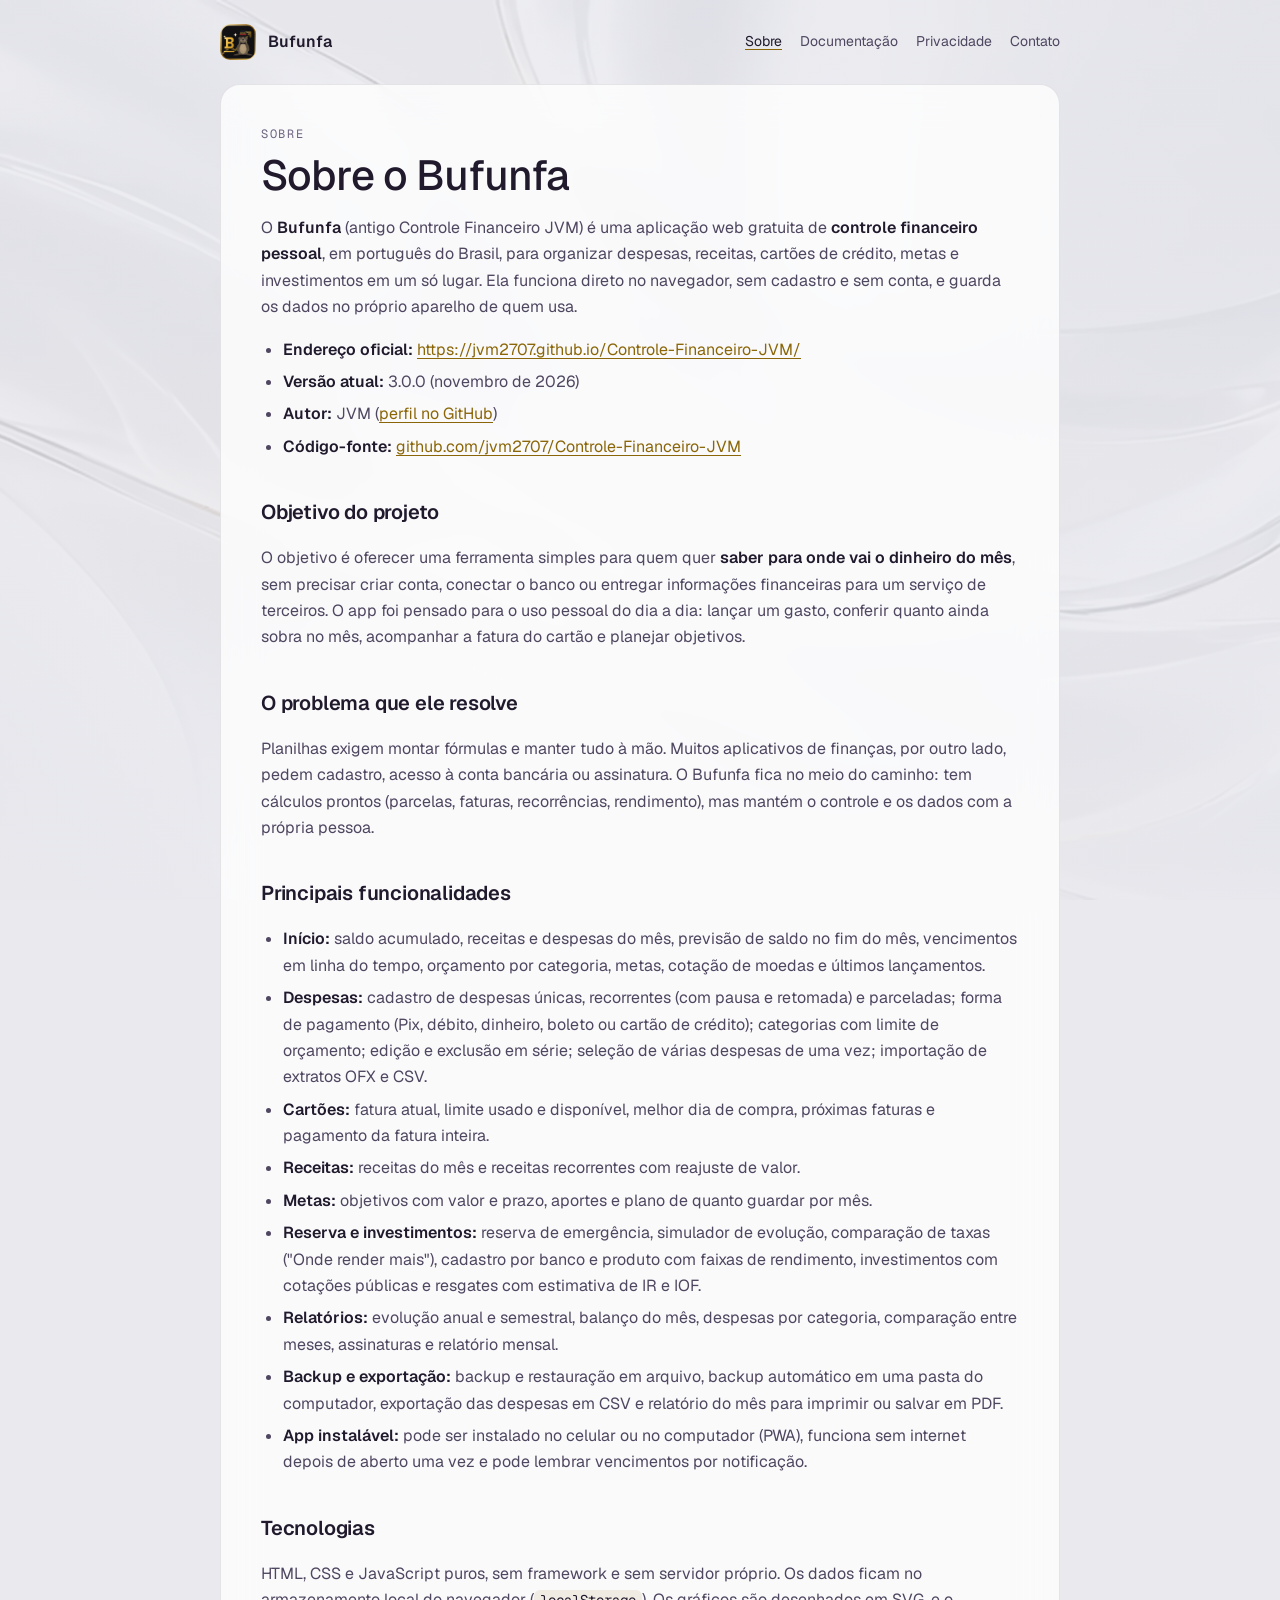
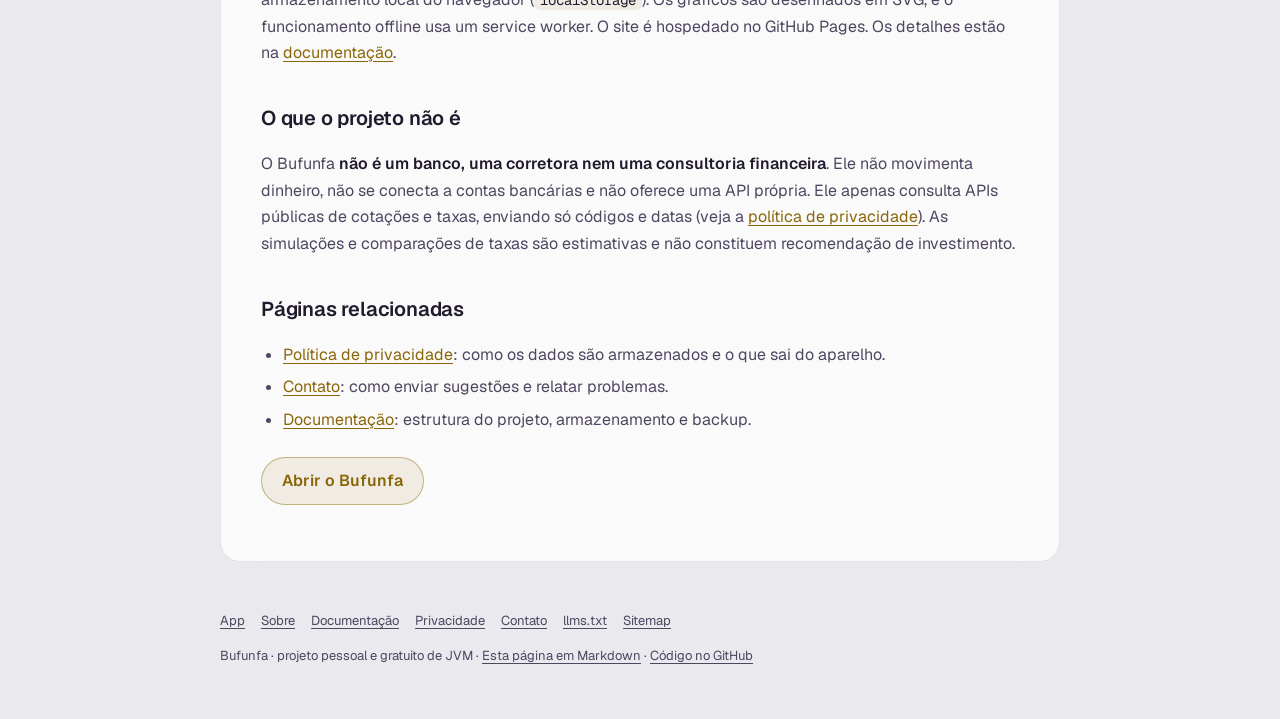
<file: about/index.html>
<!DOCTYPE html>
<html lang="pt-BR">
<head>
    <meta charset="UTF-8">
    <meta name="viewport" content="width=device-width, initial-scale=1.0">
    <meta http-equiv="Content-Security-Policy" content="default-src 'none'; style-src 'self'; font-src 'self'; img-src 'self'; base-uri 'none'; form-action 'none'">
    <meta name="referrer" content="strict-origin-when-cross-origin">
    <title>Sobre o Bufunfa · controle financeiro grátis e offline</title>
    <meta name="description" content="Bufunfa: app web gratuito para organizar despesas, receitas, cartões, metas e investimentos, sem cadastro e com os dados no seu aparelho.">
    <meta name="author" content="JVM">
    <meta name="robots" content="index, follow">
    <link rel="canonical" href="https://jvm2707.github.io/Controle-Financeiro-JVM/about/">
    <link rel="alternate" type="text/markdown" href="index.md" title="Versão em Markdown">
    <meta property="og:type" content="website">
    <meta property="og:locale" content="pt_BR">
    <meta property="og:site_name" content="Bufunfa">
    <meta property="og:title" content="Sobre o Bufunfa · controle financeiro grátis e offline">
    <meta property="og:description" content="Bufunfa: app web gratuito para organizar despesas, receitas, cartões, metas e investimentos, sem cadastro e com os dados no seu aparelho.">
    <meta property="og:url" content="https://jvm2707.github.io/Controle-Financeiro-JVM/about/">
    <meta property="og:image" content="https://jvm2707.github.io/Controle-Financeiro-JVM/assets/og-imagem.jpg">
    <meta property="og:image:width" content="1200">
    <meta property="og:image:height" content="630">
    <meta name="twitter:card" content="summary_large_image">
    <script type="application/ld+json">
{
    "@context": "https://schema.org",
    "@type": "AboutPage",
    "name": "Sobre o Bufunfa · controle financeiro grátis e offline",
    "url": "https://jvm2707.github.io/Controle-Financeiro-JVM/about/",
    "description": "Bufunfa: app web gratuito para organizar despesas, receitas, cartões, metas e investimentos, sem cadastro e com os dados no seu aparelho.",
    "inLanguage": "pt-BR",
    "isPartOf": {
        "@type": "WebSite",
        "name": "Bufunfa",
        "url": "https://jvm2707.github.io/Controle-Financeiro-JVM/"
    },
    "about": {
        "@type": "SoftwareApplication",
        "name": "Bufunfa",
        "url": "https://jvm2707.github.io/Controle-Financeiro-JVM/"
    },
    "dateModified": "2026-11-13"
}
    </script>
    <meta name="theme-color" content="#030304">
    <link rel="icon" type="image/png" href="../assets/icones/icone-192.png">
    <link rel="stylesheet" href="../assets/fontes/fontes.css">
    <link rel="stylesheet" href="../assets/paginas.css">
</head>
<body>
    <a class="pular-conteudo" href="#conteudo">Pular para o conteúdo</a>
    <header class="topo">
        <a class="marca" href="../">
            <img src="../assets/icones/icone-192.png" alt="" width="36" height="36">
            <span>Bufunfa</span>
        </a>
        <nav class="navegacao" aria-label="Páginas do projeto">
            <a href="../about/" aria-current="page">Sobre</a>
            <a href="../docs/">Documentação</a>
            <a href="../privacy/">Privacidade</a>
            <a href="../contact/">Contato</a>
        </nav>
    </header>
    <main id="conteudo">
        <article class="cartao">
            <p class="sobretitulo">Sobre</p>
<h1 id="sobre-o-bufunfa">Sobre o Bufunfa</h1>
<p>O <strong>Bufunfa</strong> (antigo Controle Financeiro JVM) é uma aplicação web gratuita de <strong>controle financeiro pessoal</strong>, em português do Brasil, para organizar despesas, receitas, cartões de crédito, metas e investimentos em um só lugar. Ela funciona direto no navegador, sem cadastro e sem conta, e guarda os dados no próprio aparelho de quem usa.</p>
<ul>
<li><strong>Endereço oficial:</strong> <a href="https://jvm2707.github.io/Controle-Financeiro-JVM/">https://jvm2707.github.io/Controle-Financeiro-JVM/</a></li>
<li><strong>Versão atual:</strong> 3.0.0 (novembro de 2026)</li>
<li><strong>Autor:</strong> JVM (<a href="https://github.com/jvm2707">perfil no GitHub</a>)</li>
<li><strong>Código-fonte:</strong> <a href="https://github.com/jvm2707/Controle-Financeiro-JVM">github.com/jvm2707/Controle-Financeiro-JVM</a></li>
</ul>
<h2 id="objetivo-do-projeto">Objetivo do projeto</h2>
<p>O objetivo é oferecer uma ferramenta simples para quem quer <strong>saber para onde vai o dinheiro do mês</strong>, sem precisar criar conta, conectar o banco ou entregar informações financeiras para um serviço de terceiros. O app foi pensado para o uso pessoal do dia a dia: lançar um gasto, conferir quanto ainda sobra no mês, acompanhar a fatura do cartão e planejar objetivos.</p>
<h2 id="o-problema-que-ele-resolve">O problema que ele resolve</h2>
<p>Planilhas exigem montar fórmulas e manter tudo à mão. Muitos aplicativos de finanças, por outro lado, pedem cadastro, acesso à conta bancária ou assinatura. O Bufunfa fica no meio do caminho: tem cálculos prontos (parcelas, faturas, recorrências, rendimento), mas mantém o controle e os dados com a própria pessoa.</p>
<h2 id="principais-funcionalidades">Principais funcionalidades</h2>
<ul>
<li><strong>Início:</strong> saldo acumulado, receitas e despesas do mês, previsão de saldo no fim do mês, vencimentos em linha do tempo, orçamento por categoria, metas, cotação de moedas e últimos lançamentos.</li>
<li><strong>Despesas:</strong> cadastro de despesas únicas, recorrentes (com pausa e retomada) e parceladas; forma de pagamento (Pix, débito, dinheiro, boleto ou cartão de crédito); categorias com limite de orçamento; edição e exclusão em série; seleção de várias despesas de uma vez; importação de extratos OFX e CSV.</li>
<li><strong>Cartões:</strong> fatura atual, limite usado e disponível, melhor dia de compra, próximas faturas e pagamento da fatura inteira.</li>
<li><strong>Receitas:</strong> receitas do mês e receitas recorrentes com reajuste de valor.</li>
<li><strong>Metas:</strong> objetivos com valor e prazo, aportes e plano de quanto guardar por mês.</li>
<li><strong>Reserva e investimentos:</strong> reserva de emergência, simulador de evolução, comparação de taxas ("Onde render mais"), cadastro por banco e produto com faixas de rendimento, investimentos com cotações públicas e resgates com estimativa de IR e IOF.</li>
<li><strong>Relatórios:</strong> evolução anual e semestral, balanço do mês, despesas por categoria, comparação entre meses, assinaturas e relatório mensal.</li>
<li><strong>Backup e exportação:</strong> backup e restauração em arquivo, backup automático em uma pasta do computador, exportação das despesas em CSV e relatório do mês para imprimir ou salvar em PDF.</li>
<li><strong>App instalável:</strong> pode ser instalado no celular ou no computador (PWA), funciona sem internet depois de aberto uma vez e pode lembrar vencimentos por notificação.</li>
</ul>
<h2 id="tecnologias">Tecnologias</h2>
<p>HTML, CSS e JavaScript puros, sem framework e sem servidor próprio. Os dados ficam no armazenamento local do navegador (<code>localStorage</code>). Os gráficos são desenhados em SVG, e o funcionamento offline usa um service worker. O site é hospedado no GitHub Pages. Os detalhes estão na <a href="../docs/">documentação</a>.</p>
<h2 id="o-que-o-projeto-nao-e">O que o projeto não é</h2>
<p>O Bufunfa <strong>não é um banco, uma corretora nem uma consultoria financeira</strong>. Ele não movimenta dinheiro, não se conecta a contas bancárias e não oferece uma API própria. Ele apenas consulta APIs públicas de cotações e taxas, enviando só códigos e datas (veja a <a href="../privacy/">política de privacidade</a>). As simulações e comparações de taxas são estimativas e não constituem recomendação de investimento.</p>
<h2 id="paginas-relacionadas">Páginas relacionadas</h2>
<ul>
<li><a href="../privacy/">Política de privacidade</a>: como os dados são armazenados e o que sai do aparelho.</li>
<li><a href="../contact/">Contato</a>: como enviar sugestões e relatar problemas.</li>
<li><a href="../docs/">Documentação</a>: estrutura do projeto, armazenamento e backup.</li>
</ul>
            <p><a class="botao" href="../">Abrir o Bufunfa</a></p>
        </article>
    </main>
    <footer class="rodape">
        <nav aria-label="Rodapé">
            <a href="../">App</a>
            <a href="../about/">Sobre</a>
            <a href="../docs/">Documentação</a>
            <a href="../privacy/">Privacidade</a>
            <a href="../contact/">Contato</a>
            <a href="../llms.txt">llms.txt</a>
            <a href="../sitemap.xml">Sitemap</a>
        </nav>
        <p>Bufunfa · projeto pessoal e gratuito de JVM · <a href="index.md">Esta página em Markdown</a> · <a href="https://github.com/jvm2707/Controle-Financeiro-JVM">Código no GitHub</a></p>
    </footer>
</body>
</html>
</file>
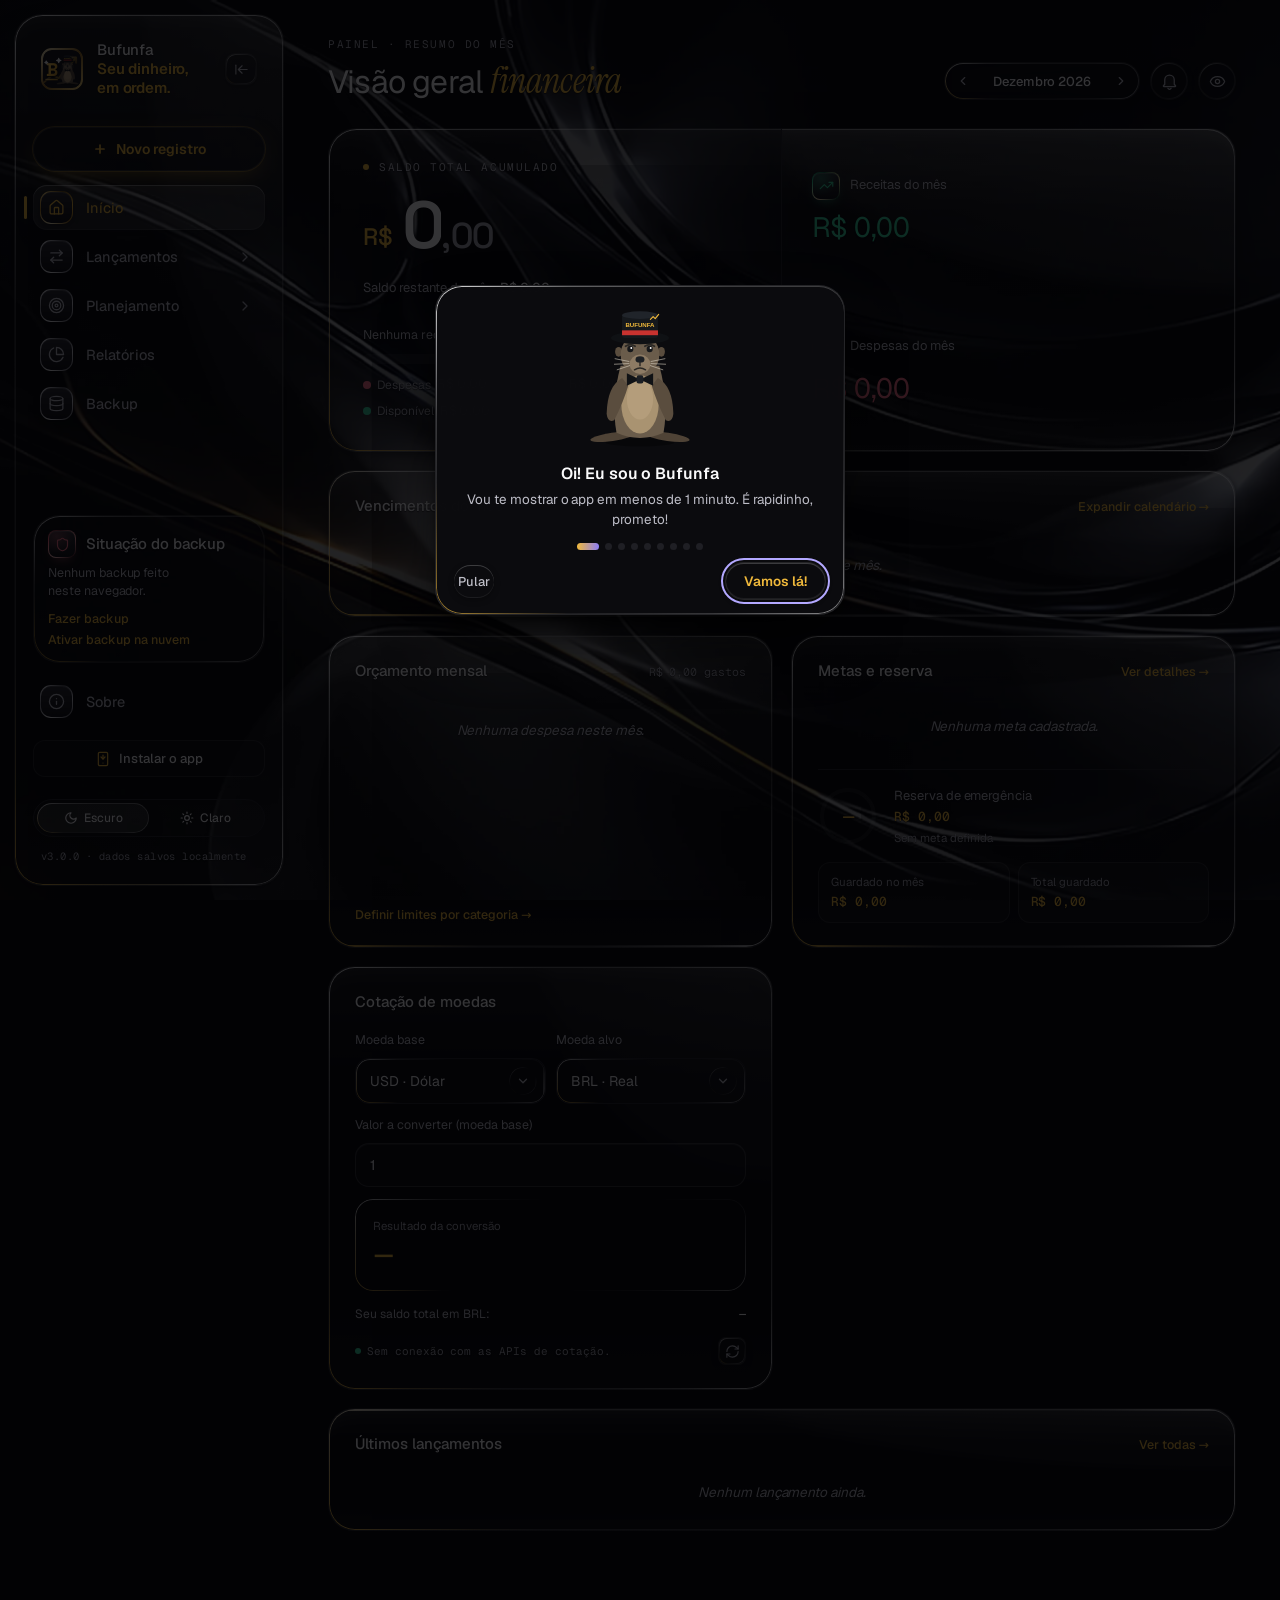
<file: app/index.html>
<!DOCTYPE html>
<html lang="pt-BR">
<head>
    <meta charset="UTF-8">
    <!-- v18.56: o app mora em /app; os caminhos relativos (assets, JS, CSS, sw.js) continuam na raiz do site -->
    <base href="../">
    <style>/* v18.58: transição ao chegar da landing ou do login: fade com leve escala */
    @view-transition{navigation:auto}
    ::view-transition-old(root){animation:.25s ease both vt-sai}
    ::view-transition-new(root){animation:.45s cubic-bezier(.2,.8,.2,1) both vt-entra}
    @keyframes vt-entra{from{opacity:0;transform:scale(.985)}}
    @keyframes vt-sai{to{opacity:0}}
    @media (prefers-reduced-motion:reduce){@view-transition{navigation:none}}</style>
    <meta name="viewport" content="width=device-width, initial-scale=1.0, viewport-fit=cover">
    <!-- v17.7: segurança (CSP). Se o script em linha do <body> mudar, atualizar o hash (ver REGRAS-DO-PROJETO.md) -->
    <meta http-equiv="Content-Security-Policy" content="default-src 'self'; script-src 'self' 'sha256-Egb26+s5F1q05OHx+gTKTM736IJn8+mnJhRwFocLb10=' 'sha256-SdBLkLlQRn+EV6YfrcnRxzhZy7ntIdfS0IIkBSYZ/zM='; style-src 'self' 'unsafe-inline'; font-src 'self'; img-src 'self' data: blob: https:; connect-src 'self' https:; worker-src 'self'; manifest-src 'self'; frame-src 'self'; object-src 'none'; base-uri 'self'; form-action 'self'">
    <!-- v18.38: primeira visita mostra o balão do tutorial antes do JS (hash na CSP; se mudar este script, recalcular) -->
    <script>(function(){var v;try{v=localStorage.getItem("tutorialVisto")}catch(e){}if(v!=="1"&&!/[?&](conta|simular)=/.test(location.search))document.documentElement.classList.add("tut-pre")})();</script>
    <meta name="referrer" content="strict-origin-when-cross-origin">
    <title>Bufunfa: planilha de gastos automática e grátis</title>
    <!-- v17.7: SEO e pré-visualização de links -->
    <meta name="description" content="Bufunfa: controle financeiro grátis e offline. Despesas, cartões, metas e investimentos em um só lugar, sem cadastro e com os dados no seu aparelho.">
    <meta name="keywords" content="controle financeiro pessoal, controle de gastos, gestão de despesas, orçamento mensal, planejamento financeiro, cartão de crédito, reserva de emergência, metas financeiras, investimentos, planilha de gastos, Bufunfa, Controle Financeiro JVM">
    <meta name="application-name" content="Bufunfa">
    <meta name="robots" content="noindex, follow"> <!-- v18.56: quem aparece no Google é a landing (/) -->
    <meta name="author" content="JVM">
    <meta name="google-site-verification" content="2VdWMlj7xW_DxGoEzTh0HIeaDgScdDcT867AE91ElaY">
    <link rel="canonical" href="https://jvm2707.github.io/Controle-Financeiro-JVM/app/">
    <meta property="og:type" content="website">
    <meta property="og:locale" content="pt_BR">
    <meta property="og:site_name" content="Bufunfa">
    <meta property="og:title" content="Bufunfa: planilha de gastos automática e grátis">
    <meta property="og:description" content="Despesas, cartões, metas e investimentos em um só lugar. Gratuito, sem cadastro, com os dados salvos no seu aparelho.">
    <meta property="og:url" content="https://jvm2707.github.io/Controle-Financeiro-JVM/">
    <meta property="og:image" content="https://jvm2707.github.io/Controle-Financeiro-JVM/assets/og-imagem.jpg">
    <meta property="og:image:width" content="1200">
    <meta property="og:image:height" content="630">
    <meta property="og:image:alt" content="Bufunfa: seu dinheiro, em ordem.">
    <meta name="twitter:card" content="summary_large_image">
    <meta name="twitter:title" content="Bufunfa: planilha de gastos automática e grátis">
    <meta name="twitter:description" content="Despesas, cartões, metas e investimentos em um só lugar. Gratuito e sem cadastro.">
    <meta name="twitter:image" content="https://jvm2707.github.io/Controle-Financeiro-JVM/assets/og-imagem.jpg">
    <script type="application/ld+json">
{
    "@context": "https://schema.org",
    "@graph": [
        {
            "@type": "WebSite",
            "@id": "https://jvm2707.github.io/Controle-Financeiro-JVM/#site",
            "name": "Bufunfa",
            "alternateName": "Controle Financeiro JVM",
            "url": "https://jvm2707.github.io/Controle-Financeiro-JVM/",
            "inLanguage": "pt-BR",
            "description": "Site oficial do Bufunfa (antigo Controle Financeiro JVM), aplicação web gratuita de controle financeiro pessoal."
        },
        {
            "@type": "SoftwareApplication",
            "@id": "https://jvm2707.github.io/Controle-Financeiro-JVM/#app",
            "name": "Bufunfa",
            "alternateName": ["Controle Financeiro JVM", "Bufunfa · Controle financeiro grátis e offline"],
            "url": "https://jvm2707.github.io/Controle-Financeiro-JVM/",
            "description": "Aplicação web gratuita de controle financeiro pessoal para organizar despesas, receitas, cartões de crédito, orçamento, metas, reserva de emergência e investimentos. Funciona no navegador, sem cadastro, e guarda os dados no aparelho de quem usa.",
            "applicationCategory": "FinanceApplication",
            "applicationSubCategory": "Controle financeiro pessoal",
            "operatingSystem": "Web (navegador). Instalável como app (PWA) em Android, iOS, Windows e macOS.",
            "browserRequirements": "Requer JavaScript e um navegador moderno.",
            "softwareVersion": "3.0.0",
            "dateModified": "2026-11-25",
            "inLanguage": "pt-BR",
            "isAccessibleForFree": true,
            "offers": {
                "@type": "Offer",
                "price": "0",
                "priceCurrency": "BRL"
            },
            "featureList": [
                "Despesas únicas, recorrentes e parceladas",
                "Cartões de crédito com fatura, limite e melhor dia de compra",
                "Orçamento mensal por categoria",
                "Receitas recorrentes",
                "Metas financeiras com aportes",
                "Reserva de emergência e simulador",
                "Investimentos com cotações públicas",
                "Relatórios e gráficos",
                "Importação de extratos OFX e CSV",
                "Backup e restauração em arquivo",
                "Funcionamento offline (PWA)"
            ],
            "image": "https://jvm2707.github.io/Controle-Financeiro-JVM/assets/og-imagem.jpg",
            "screenshot": "https://jvm2707.github.io/Controle-Financeiro-JVM/assets/og-imagem.jpg",
            "author": {
                "@type": "Person",
                "name": "JVM",
                "url": "https://github.com/jvm2707"
            },
            "isPartOf": {
                "@id": "https://jvm2707.github.io/Controle-Financeiro-JVM/#site"
            }
        }
    ]
}
    </script>
    <link rel="alternate" type="text/markdown" href="index.md" title="Descrição do app em Markdown">
    <link rel="privacy-policy" href="privacy/">
    <!-- v18.40: fontes no próprio site (assets/fontes). Aqui só a Geist, do texto da primeira pintura; as outras estão no início do Controlefinanceiro.css, para não disputar a rede com o JS -->
    <link rel="preload" href="assets/fontes/geist.woff2" as="font" type="font/woff2" crossorigin>
    <style>@font-face{font-family:'Geist';font-style:normal;font-weight:400 600;font-display:swap;src:url(assets/fontes/geist.woff2) format('woff2');unicode-range:U+0000-00FF,U+0131,U+0152-0153,U+02BB-02BC,U+02C6,U+02DA,U+02DC,U+0304,U+0308,U+0329,U+2000-206F,U+20AC,U+2122,U+2191,U+2193,U+2212,U+2215,U+FEFF,U+FFFD}</style>
    <link rel="preload" href="Controlefinanceiro.js?v=18.69" as="script"> <!-- v18.37: baixa o JS em paralelo com o CSS (LCP) -->
    <!-- v18.40: CSS crítico (primeira pintura do Início e do balão do tutorial). O CSS completo carrega no fim do <body>, sem bloquear a pintura.
         Gerar de novo quando mudar o HTML ou o CSS do Início ou do balão (ver REGRA 3 em REGRAS-DO-PROJETO.md). -->
    <link rel="preload" href="Controlefinanceiro.css?v=18.69" as="style">
    <style id="css-critico">:root{color-scheme:dark;--pagina: #050506;--fundo: #09090B;--cartao: #111114;--icone: #1C1C21;--borda: #26262B;--texto: #F4F4F5;--texto-2: #A1A1AA;--dourado: #F0B93B;--roxo: #8B7CF6;--sucesso: #34D399;--erro: #FB7185;--texto-botao: #1A1405}*{box-sizing:border-box}body{margin:0;padding:0;font-family:Inter,sans-serif;font-size:16px;line-height:1.6;text-rendering:optimizelegibility;color:var(--texto);background-color:var(--pagina);transition:background-color .25s,color .25s}svg{flex-shrink:0;width:18px;height:18px;fill:none;stroke:currentcolor;stroke-width:2;stroke-linecap:round;stroke-linejoin:round}h1,h2,h3{line-height:1.3}p{margin:0 0 12px;color:var(--texto-2)}hr{display:none}::selection{color:#fff;background-color:var(--roxo)}header{display:flex;align-items:center;justify-content:space-between;gap:12px;width:100%;max-width:720px;margin:0 auto;padding:24px 16px 8px}header h1{margin:0;font-size:1.35rem;font-weight:700;letter-spacing:-.3px}header p{margin:4px 0 0;font-size:.85rem}.botao-tema{display:inline-flex;align-items:center;gap:8px;flex-shrink:0;padding:8px 12px;color:var(--texto);background-color:var(--fundo);border:1px solid var(--borda);border-radius:999px;font-size:.8rem;font-weight:500}.botao-tema:hover{background-color:var(--cartao)}.botao-tema svg{width:16px;height:16px;color:var(--dourado)}body:not(.modo-claro) .icone-lua{display:none}main{width:100%;max-width:720px;min-width:0px;margin:0 auto;padding:16px}section{position:relative;width:100%;min-width:0px;margin:0 0 40px;padding:20px 16px 24px;background-color:var(--fundo);border:1px solid var(--borda);border-radius:16px;transition:background-color .25s,border-color .25s}section h2{margin:0 0 14px;padding:0;color:var(--texto);font-size:1.15rem;font-weight:700}section h3{margin:24px 0 10px;color:var(--texto);font-size:.95rem;font-weight:700}label{display:block;margin:4px 0 8px;color:var(--texto);font-size:.85rem;font-weight:600}input,select,textarea{display:block;width:100%;max-width:100%;min-height:44px;margin-bottom:18px;padding:10px 12px;color:var(--texto);background-color:var(--cartao);border:1px solid var(--borda);border-radius:10px;outline:none;font-family:inherit;font-size:1rem;transition:border-color .2s,box-shadow .2s}select{cursor:pointer}input[type=date],input[type=month]{cursor:pointer;color-scheme:dark}@media(hover:hover){input:hover,select:hover{border-color:var(--roxo)}}input:focus-visible,select:focus-visible{border-color:var(--roxo);box-shadow:#8b7cf640 0 0 0 3px}button{padding:11px 18px;color:var(--texto-botao);background-color:var(--dourado);border:1px solid transparent;border-radius:10px;font-family:inherit;font-size:.95rem;font-weight:600;cursor:pointer;transition:filter .2s,background-color .2s,border-color .2s}button:focus-visible,.item-menu:focus-visible{outline:2px solid var(--roxo);outline-offset:2px}.resumo-despesas{display:grid;grid-template-columns:repeat(2,minmax(0px,1fr));gap:12px;margin-top:4px}.card-resumo{display:flex;flex-direction:column;gap:2px;min-width:0px;padding:14px;background-color:var(--cartao);border-radius:14px}.card-resumo-rotulo{margin:6px 0 0;font-size:.78rem;line-height:1.3}.card-resumo strong{display:block;color:var(--texto);font-size:1.05rem;font-weight:700;font-variant-numeric:tabular-nums;overflow-wrap:anywhere}#total-receita{color:var(--sucesso)}#total-despesa{color:var(--erro)}.tela-despesas[hidden]{display:none}ul{margin:0;padding:0;list-style:none}.botao-icone{display:grid;place-items:center;width:34px;height:34px;margin:0;padding:0;color:var(--texto-2);background-color:var(--icone);border:1px solid var(--borda);border-radius:10px}.botao-icone:hover{color:var(--texto);background-color:var(--borda);filter:none}@media(max-width:360px){header h1{font-size:1.15rem}.texto-tema{display:none}}@media(prefers-reduced-motion:reduce){*,:before,:after{scroll-behavior:auto!important;animation-duration:.01ms!important;transition-duration:.01ms!important}}.menu-lateral{display:none}main{padding-bottom:104px}section[hidden]{display:none}.barra-abas{position:fixed;right:0;bottom:0;left:0;z-index:20;display:flex;justify-content:center;padding:6px 4px calc(6px + env(safe-area-inset-bottom));background-color:var(--fundo);border-top:1px solid var(--borda)}.barra-abas-interna{display:flex;width:100%;max-width:720px}.menu-marca{position:relative;display:flex;align-items:center;gap:15px;margin-bottom:4px;padding:10px 8px 22px}.menu-marca:after{content:"";position:absolute;right:8px;bottom:0;left:8px;height:2px;background:linear-gradient(90deg,var(--dourado) 0%,var(--dourado) 50%,var(--roxo) 100%);border-radius:2px;box-shadow:#f0b93b59 0 0 10px}.menu-marca-titulo{margin:0;color:var(--texto);font-size:.95rem;font-weight:700;line-height:1.35}@media(min-width:1024px){.app{display:grid;grid-template-columns:250px minmax(0px,1fr);min-height:100vh}.menu-lateral{position:sticky;top:0;display:flex;flex-direction:column;height:100vh;padding:20px 14px;overflow-y:auto;background-color:var(--fundo);border-right:1px solid var(--borda)}.barra-abas,header{display:none}}.painel-card{min-width:0px;padding:16px;background-color:var(--cartao);border-radius:14px}.painel-card input,.painel-card select{background-color:var(--fundo)}.hero-valor{display:block;margin:4px 0 6px;font-size:2rem;font-weight:700;font-variant-numeric:tabular-nums;line-height:1.2;overflow-wrap:anywhere}.icone-olho-fechado{display:none}.controles-comparativo>div[hidden]{display:none}.app-conteudo{min-width:0px}.modal[hidden],#reserva-meta-bloco[hidden]{display:none}.grade-campos{display:grid;grid-template-columns:repeat(2,minmax(0px,1fr));gap:0px 12px}@media(max-width:480px){.grade-campos{grid-template-columns:1fr}}.painel-cabecalho{display:flex;align-items:center;justify-content:space-between;gap:12px;margin-bottom:14px;padding:16px;background-color:var(--cartao);border:1px solid var(--borda);border-radius:14px}.painel-cabecalho h2{margin:0 0 2px;font-size:1.1rem}#acoes-receita-existente[hidden],.config-box[hidden],.sim-detalhe[hidden]{display:none}.faixa-vencimentos{display:flex;gap:10px;padding-bottom:6px;overflow-x:auto}.calendario[hidden],.selo-variacao[hidden]{display:none}.cot-resultado{margin-bottom:12px;padding:14px;background-color:var(--fundo);border:1px solid var(--borda);border-radius:12px;text-align:center}.cot-rotulo{display:block;color:var(--texto-2);font-size:.68rem;font-weight:600;letter-spacing:.06em;text-transform:uppercase}.cot-valor{display:block;margin:4px 0;color:var(--texto);font-size:1.35rem;font-variant-numeric:tabular-nums;overflow-wrap:anywhere}.cot-saldo{display:flex;flex-wrap:wrap;justify-content:space-between;gap:4px 12px;margin:0 0 10px;font-size:.8rem}#despesa-recorrente{display:none}.painel-cabecalho h2{display:flex;align-items:center;gap:8px}.painel-cabecalho-texto{min-width:0px}#card-cotacao .cot-rodape{margin-top:auto}@media(min-width:700px){.faixa-vencimentos{display:grid;grid-template-columns:repeat(auto-fill,minmax(190px,1fr));overflow:visible}}#card-cotacao select{padding:10px 6px;font-size:.9rem}#card-cotacao label{margin:2px 0 6px}#card-cotacao input{min-height:40px;margin-bottom:10px}.cot-resultado{margin-bottom:8px;padding:10px}.cot-valor{margin:2px 0;font-size:1.2rem}.cot-saldo{margin-bottom:6px}@media(min-width:700px){.faixa-vencimentos{grid-template-columns:repeat(auto-fill,minmax(232px,1fr))}}header .header-acoes{display:flex;align-items:center;gap:8px}.botao-sobre{padding:8px 10px}.botao-sobre span{display:none}.mascote{stroke:none;display:block;width:100%;height:100%;overflow:visible}.mascote .m-tablet,.mascote .m-moeda{display:none}.m-corpo{transform-origin:80px 190px;animation:3.6s ease-in-out 0s infinite normal none running m-respira}.m-cabeca{animation:4.2s ease-in-out 0s infinite normal none running m-cabeca}.m-olhos{animation:5s ease 0s infinite normal none running m-pisca}.m-braco-e{transform:rotate(7deg)}.m-braco-d{transform:rotate(-7deg)}.m-acenar .m-braco-e{animation:1.1s ease-in-out 0s infinite normal none running m-acena-e}.m-acenar .m-braco-d{animation:1.1s ease-in-out -.85s infinite normal none running m-acena-d}.mascote{--fim-e: 7deg;--fim-d: -7deg}.mascote.m-acenar{--fim-e: 118deg;--fim-d: -126.6deg}@keyframes m-respira{0%,to{transform:scale(1)}50%{transform:scale(1.015,1.03)}}@keyframes m-cabeca{0%,to{transform:rotate(-2.5deg) translateY(0)}50%{transform:rotate(2.5deg) translateY(-2px)}}@keyframes m-pisca{0%,92%,to{transform:scaleY(1)}95%{transform:scaleY(.1)}}@keyframes m-acena-e{0%,to{transform:rotate(118deg)}50%{transform:rotate(138deg)}}@keyframes m-acena-d{0%,to{transform:rotate(-118deg)}50%{transform:rotate(-138deg)}}@media(prefers-reduced-motion:reduce){.m-corpo,.m-cabeca,.m-olhos,.m-acenar .m-braco-e,.m-acenar .m-braco-d,.m-apontar .m-braco-e,.m-moeda .m-braco-d{animation:auto ease 0s 1 normal none running none!important}.m-acenar .m-braco-e{transform:rotate(125deg)}.m-acenar .m-braco-d{transform:rotate(-125deg)}}.sb-acordeao summary::-webkit-details-marker{display:none}.tut-foco{position:fixed;z-index:200;border-radius:14px;outline:2px solid var(--dourado);outline-offset:3px;box-shadow:#030305cc 0 0 0 9999px;pointer-events:none;transition:left .35s,top .35s,width .35s,height .35s}.tut-foco.sem{outline:0px}#tutorial[hidden]{display:none}#tutorial{position:fixed;inset:0;z-index:190}.tut-balao{position:fixed;z-index:210;width:min(350px,-24px + 100vw);padding:16px 18px 14px;background-color:var(--fundo);border:1px solid var(--borda);border-radius:18px;box-shadow:#0000008c 0 24px 60px;transition:left .35s,top .35s}.tut-balao.centro{width:min(410px,-24px + 100vw);text-align:center}.tut-corpo{display:flex;align-items:flex-start;gap:14px}.tut-balao.centro .tut-corpo{flex-direction:column;align-items:center}.tut-mascote{flex-shrink:0;width:78px;height:90px}.tut-balao.centro .tut-mascote{width:128px;height:148px}.tut-passo[hidden]{display:none}.tut-balao h3{margin:0 0 4px;color:var(--texto);font-size:1rem}.tut-balao p{margin:0;font-size:.84rem;line-height:1.5}.tut-pontos{display:flex;flex-wrap:wrap;justify-content:center;gap:6px;margin:14px 0 12px}.tut-pontos i{width:7px;height:7px;background-color:var(--borda);border-radius:999px;transition:width .25s,background-color .25s}.tut-pontos i.ativo{width:22px;background:linear-gradient(90deg,var(--dourado),var(--roxo))}.tut-acoes{display:flex;align-items:center;gap:8px}.tut-espaco{flex:1 1 0%}.tut-pular{padding:8px 4px;color:var(--texto-2);background:none;border:0px;font-size:.8rem;font-weight:500}.tut-pular:hover{background:none;color:var(--texto)}.tut-voltar{padding:9px 14px;color:var(--texto);background-color:transparent;border-color:var(--borda);font-size:.82rem}.tut-voltar:hover{background-color:var(--cartao);filter:none}.tut-proximo{padding:9px 18px;font-size:.85rem;font-weight:700}@media(max-width:520px){header .texto-tema{display:none}header .botao-tema{padding:8px 10px}}.mascote{cursor:pointer}.mascote .m-oculos,.mascote .m-sorriso,.mascote .m-malabarismo{display:none}.mascote .m-interroga,.mascote .m-boca-seria,.mascote .m-topo,.mascote .m-dab-e,.mascote .m-dab-d,.mascote .m-moicano,.mascote .m-lingua,.mascote .m-lingua-fora,.mascote .m-tontura{opacity:0}.sb-versoes::-webkit-scrollbar{display:none}#tutorial{touch-action:none}.tut-balao{max-height:calc(100dvh - 24px);overflow-y:auto;overscroll-behavior:contain;touch-action:pan-y}@media(max-width:700px){.tut-balao{width:min(430px,-24px + 100vw);padding-bottom:calc(14px + env(safe-area-inset-bottom))}}@media(max-height:620px){.tut-balao{padding:12px 14px 10px}.tut-mascote{width:58px;height:68px}.tut-balao.centro .tut-mascote{width:90px;height:104px}.tut-balao p{font-size:.8rem;line-height:1.4}.tut-pontos{margin:10px 0 8px}}.cartao-info[hidden],.previa-parcelas[hidden]{display:none}:root{--fonte-texto: "Geist", "Inter", system-ui, -apple-system, "Segoe UI", sans-serif;--fonte-mono: "Geist Mono", ui-monospace, "SFMono-Regular", Menlo, monospace;--fonte-num: "Space Grotesk", "Geist", system-ui, sans-serif;--fonte-serif: "Instrument Serif", Georgia, serif;--pop-bg: rgba(12, 12, 15, .985);--overlay: rgba(5, 5, 6, .5);--tubo: rgba(255, 255, 255, .03);--pagina: #050506;--fundo: rgba(255, 255, 255, .02);--cartao: rgba(255, 255, 255, .025);--icone: rgba(255, 255, 255, .06);--borda: #1F1F24;--borda-forte: #34343B;--texto: #F4F4F5;--texto-2: #A1A1AA;--texto-3: #71717A;--dourado: #F0B93B;--dourado-suave: rgba(240, 185, 59, .1);--roxo: #8B7CF6;--roxo-suave: rgba(139, 124, 246, .12);--sucesso: #34D399;--sucesso-suave: rgba(52, 211, 153, .1);--erro: #FB7185;--erro-suave: rgba(251, 113, 133, .1);--texto-botao: #1A1405;--vidro: rgba(255, 255, 255, .012);--vidro-borda: rgba(255, 255, 255, .06);--vidro-blur: brightness(.92) saturate(150%) contrast(1.05);--vidro-sombra: inset 0 0 0 1px rgba(255, 255, 255, .03), inset 1.5px 1.5px 1px -1px rgba(255, 255, 255, .35), inset -1.5px -1.5px 1px -1px rgba(255, 255, 255, .22), 0 18px 50px -20px rgba(0, 0, 0, .95);--vidro-ativo: rgba(255, 255, 255, .1);--vidro-sombra-ativo: inset 0 1px 0 rgba(255, 255, 255, .28), inset 0 0 0 1px rgba(255, 255, 255, .08), 0 8px 20px -8px rgba(0, 0, 0, .6);--metal: conic-gradient(from 200deg, #f4f4f6, #7d7d86, #e2e2e8, #4d4d55, #cfcfd6, #6e6e77, #f4f4f6);--metal-ouro: conic-gradient(from 200deg, #FFF1C4, #A8781F, #F6D278, #6E4C10, #F0B93B, #8F6418, #FFF1C4);--metal-interno: linear-gradient(180deg, #26262C, #0C0C0F);--reflexo: linear-gradient(135deg, rgba(255, 255, 255, .7), rgba(255, 255, 255, .16) 22%, rgba(255, 255, 255, 0) 42%, rgba(255, 255, 255, 0) 60%, rgba(255, 255, 255, .1) 80%, rgba(255, 255, 255, .45));--luz-cor: rgba(240, 185, 59, .06);--luz-fim: 45%;--halo: rgba(240, 185, 59, .08);--brilho-txt: #FFE3A1;--sombra: 0 1px 2px rgba(0, 0, 0, .4), 0 12px 40px -12px rgba(0, 0, 0, .6);--onda: url("data:image/svg+xml,%3Csvg xmlns='http://www.w3.org/2000/svg' width='40' height='8' viewBox='0 0 40 8' preserveAspectRatio='none'%3E%3Cpath d='M0 4Q10 0 20 4T40 4V8H0Z'/%3E%3C/svg%3E");--onda-v: url("data:image/svg+xml,%3Csvg xmlns='http://www.w3.org/2000/svg' width='8' height='16' viewBox='0 0 8 16' preserveAspectRatio='none'%3E%3Cpath d='M0 0H4Q8 4 4 8T4 16H0Z'/%3E%3C/svg%3E");--caustica: radial-gradient(ellipse 7px 4px at 30% 40%, rgba(255, 255, 255, .35), transparent 70%), radial-gradient(ellipse 5px 3px at 70% 70%, rgba(255, 255, 255, .25), transparent 70%), radial-gradient(ellipse 6px 3px at 55% 15%, rgba(255, 255, 255, .22), transparent 70%);--curva: cubic-bezier(.2, .8, .2, 1);--curva-entrada: cubic-bezier(.2, .7, .2, 1)}@keyframes fadeUp{0%{opacity:0;translate:0px 14px}to{opacity:1;translate:0px}}@keyframes fadeIn{0%{opacity:0}to{opacity:1}}@keyframes telaIn{0%{opacity:0;translate:32px}to{opacity:1;translate:0px}}@keyframes pulso{0%{box-shadow:#f0b93b8c 0 0}70%{box-shadow:#f0b93b00 0 0 0 10px}to{box-shadow:#f0b93b00 0 0}}@keyframes giro{to{transform:rotate(360deg)}}body{font-family:var(--fonte-texto);font-size:14px;line-height:1.5;letter-spacing:-.003em;-webkit-font-smoothing:antialiased;background-color:var(--pagina)}::selection{color:#fff;background:var(--roxo)}a{color:var(--dourado)}.mono{font-family:var(--fonte-mono)}.so-leitor{width:1px;height:1px;margin:-1px;padding:0;overflow:hidden;clip:rect(0px,0px,0px,0px);white-space:nowrap;border:0px;position:absolute!important}svg{stroke-width:1.8}section{margin:0 0 32px;padding:0;background:none;border:0px;border-radius:0}.vidro,.painel-card,.card-resumo,.item-menu,.config-box,.lista-despesas>li:not(.vazio),.sb-hero,.tela-corpo{position:relative;background:var(--vidro);border:1px solid var(--vidro-borda);border-radius:26px;backdrop-filter:var(--vidro-blur);box-shadow:var(--vidro-sombra)}.vidro:before,.painel-card:before,.card-resumo:before,.item-menu:before,.config-box:before,.lista-despesas>li:not(.vazio):before,.sb-hero:before,.tela-corpo:before,.menu-lateral:before,.modal-caixa:before,.dialogo:before,.notificacao:before,.tut-balao:before,.barra-abas-interna:before,.pilula-mes:before,.botao-redondo:before,.botao-receita:before,form button[type=submit]:before,.botao-icone:before,.botao-voltar:before,.tema-indicador:before,.vencimento:before,.vencimento-dia:before,.cot-resultado:before{content:"";position:absolute;inset:0;z-index:0;border-radius:inherit;pointer-events:none;padding:1.2px;background:var(--reflexo);mask:linear-gradient(rgb(0,0,0) 0px,rgb(0,0,0) 0px) content-box exclude,linear-gradient(rgb(0,0,0) 0px,rgb(0,0,0) 0px)}[data-tilt]{transition:transform .5s var(--curva),border-color .3s ease,background-color .25s ease;will-change:transform}[data-tilt]:after{content:"";position:absolute;inset:0;z-index:0;border-radius:inherit;pointer-events:none;opacity:var(--luz, 0);transition:opacity .4s;background:radial-gradient(480px circle at var(--mx, 50%) var(--my, 50%),var(--luz-cor),transparent var(--luz-fim, 45%))}.painel-card>*,.card-resumo>*,.item-menu>*,.config-box>*,.lista-despesas>li>*,.sb-hero>*,.tela-corpo>*,.vidro>*{position:relative;z-index:1}@media(hover:hover){.painel-card:hover,.vidro:hover{border-color:#ffffff29}}.ladrilho{--tom: var(--dourado);position:relative;flex-shrink:0;display:grid;place-items:center;width:28px;height:28px;color:var(--tom);border:1.5px solid transparent;border-radius:8px;background:radial-gradient(circle at 30% 22%,color-mix(in oklch,var(--tom) 30%,transparent),transparent 62%) padding-box,var(--metal-interno) padding-box,conic-gradient(from 210deg,color-mix(in oklch,var(--tom) 40%,#fff),var(--tom),color-mix(in oklch,var(--tom) 55%,#000),color-mix(in oklch,var(--tom) 60%,#fff),color-mix(in oklch,var(--tom) 45%,#000),color-mix(in oklch,var(--tom) 40%,#fff)) border-box;box-shadow:0 6px 14px -8px var(--tom),inset 0 1px #ffffff1f}.ladrilho svg{width:15px;height:15px}.tom-sucesso{--tom: var(--sucesso)}.tom-erro{--tom: var(--erro)}@media(min-width:1024px){.app{grid-template-columns:256px minmax(0px,1fr)}.menu-lateral{top:14px;z-index:2;height:calc(-28px + 100vh);margin:14px 0 14px 14px;padding:22px 16px 18px;background:var(--vidro);border:1px solid var(--vidro-borda);border-radius:28px;backdrop-filter:var(--vidro-blur);box-shadow:var(--vidro-sombra);overflow-x:hidden;scrollbar-width:none;animation:.8s ease 0s 1 normal backwards running fadeIn}.menu-lateral::-webkit-scrollbar{display:none}main{position:relative;z-index:1;max-width:none;margin:0;padding:36px 44px 72px}main>section,main>section:not(.painel-largo){max-width:1220px;margin-left:auto;margin-right:auto}}.menu-marca{gap:12px;margin:0;padding:0 8px 26px}.menu-marca:after{display:none}.menu-marca-icone:not(.sem-logo) svg{display:none}.menu-marca-titulo{font-size:14px;font-weight:500;line-height:1.25;letter-spacing:-.01em}.menu-marca-l1{display:block;font-size:14px;font-weight:500}.menu-marca-l2{display:block;color:var(--dourado);font-size:14px;font-weight:600}.menu-rodape{display:flex;flex-direction:column;gap:12px;margin-top:auto;padding-top:16px}.tema-segmentado{position:relative;display:grid;grid-template-columns:1fr 1fr;padding:3px;background:var(--cartao);border:1px solid var(--borda);border-radius:999px}.tema-indicador{position:absolute;top:3px;bottom:3px;left:3px;width:calc(50% - 3px);border-radius:999px;background:var(--vidro-ativo);box-shadow:var(--vidro-sombra-ativo);transition:transform .4s var(--curva)}.tema-segmentado button{position:relative;z-index:1;display:flex;align-items:center;justify-content:center;gap:6px;padding:7px 0;overflow:hidden;color:var(--texto);background:transparent;border:0px;border-radius:999px;box-shadow:none;font-size:12px;font-weight:450}.tema-segmentado button:hover{filter:none}.tema-segmentado svg{width:14px;height:14px;stroke-width:2}.menu-versao{margin:0;padding:0 8px;color:var(--texto-3);font-family:var(--fonte-mono);font-size:10.5px;letter-spacing:.04em}header{padding:20px 16px 4px}header h1{font-size:19px;font-weight:500;letter-spacing:-.02em}header h1 span{color:var(--dourado);font-weight:600}header p{color:var(--texto-3);font-size:12.5px}.header-acoes .botao-tema{width:38px;height:38px;padding:0;justify-content:center;border-radius:999px}.header-acoes .botao-tema .texto-tema,.header-acoes .botao-sobre span{display:none}.barra-abas{padding:6px 10px calc(10px + env(safe-area-inset-bottom));background:none;border:0px;pointer-events:none}.barra-abas-interna{position:relative;max-width:640px;padding:4px;pointer-events:auto;background:#121216b8;border:1px solid var(--vidro-borda);border-radius:26px;backdrop-filter:blur(16px) saturate(170%);box-shadow:var(--vidro-sombra)}.painel-cabecalho{display:flex;flex-wrap:wrap;align-items:flex-end;justify-content:space-between;gap:20px;margin:0 0 18px;padding:0 0 10px;background:none;border:0px;border-radius:0;animation:fadeUp .8s var(--curva-entrada) backwards}.painel-cabecalho>div:first-child{min-width:0px}.sobretitulo{display:block;margin-bottom:8px;color:var(--texto-3);font-family:var(--fonte-mono);font-size:11px;letter-spacing:.14em;text-transform:uppercase}.painel-cabecalho h2,.cabecalho-reserva h2{display:block;margin:0;color:var(--texto);font-size:32px;font-weight:400;letter-spacing:-.025em;line-height:1.1}.painel-cabecalho h2 em{color:var(--dourado);font-family:var(--fonte-serif);font-size:36px;font-style:italic;font-weight:400;letter-spacing:-.01em}.cabecalho-acoes{display:flex;align-items:center;gap:10px}.pilula-mes{position:relative;display:flex;align-items:center;gap:2px;padding:3px;background:var(--vidro);border:1px solid var(--vidro-borda);border-radius:999px;backdrop-filter:var(--vidro-blur);box-shadow:var(--vidro-sombra)}.pilula-mes>*{position:relative;z-index:1}.botao-redondo{position:relative;display:grid;place-items:center;width:38px;height:38px;padding:0;color:var(--texto-2);background:var(--vidro);border:1px solid var(--vidro-borda);border-radius:999px;box-shadow:var(--vidro-sombra);backdrop-filter:var(--vidro-blur);transition:translate .25s ease-out,color .2s,border-color .2s}.botao-redondo:hover{color:var(--texto);border-color:var(--borda-forte);filter:none}.botao-redondo svg{width:17px;height:17px}button,.botao-receita{font-family:var(--fonte-texto)}button{font-size:13.5px;font-weight:600;color:var(--dourado);background:var(--vidro);border:1px solid var(--vidro-borda);border-radius:999px;box-shadow:var(--vidro-sombra);transition:filter .2s,background-color .25s,border-color .2s,color .2s,translate .25s ease-out,transform .2s}button:hover{filter:brightness(1.08)}.botao-icone{position:relative;width:32px;height:32px;color:var(--texto-2);background:var(--vidro);border:1px solid var(--vidro-borda);border-radius:10px;box-shadow:var(--vidro-sombra)}.botao-icone:hover{color:var(--texto);background:var(--vidro);border-color:var(--borda-forte);filter:none}.botao-icone svg{position:relative;z-index:1;width:15px;height:15px}.link-dourado,.painel-link,.link-categorias{padding:0;color:var(--dourado);background:none;border:0px;border-radius:0;box-shadow:none;font-size:12.5px;font-weight:500;text-decoration:none;cursor:pointer;transition:color .2s}.link-dourado:hover,.painel-link:hover,.link-categorias:hover{color:var(--texto);background:none;filter:none;text-decoration:none}.esqueleto{display:none}.inicio-corpo{display:flex;flex-direction:column;gap:18px}main>section:not([hidden]) .inicio-corpo>*,main>section:not([hidden]) .painel-trio>*,main>section:not([hidden]) .painel-duo>*,main>section:not([hidden]) .graficos-resumo>*{animation:fadeUp .9s var(--curva-entrada) backwards}.inicio-corpo>:nth-child(2){animation-delay:.16s!important}.painel-trio>:nth-child(1){animation-delay:.24s!important}.painel-trio>:nth-child(2){animation-delay:.3s!important}.painel-trio>:nth-child(3){animation-delay:.36s!important}.painel-duo>:nth-child(1){animation-delay:.42s!important}.hero{display:grid;grid-template-columns:repeat(auto-fit,minmax(min(100%,400px),1fr));overflow:hidden;border-radius:28px;animation-delay:.08s}.hero-principal{padding:30px 34px;min-width:0px}.hero-rotulo{display:flex;align-items:center;gap:10px;color:var(--texto-2);font-family:var(--fonte-mono);font-size:11px;font-weight:400;letter-spacing:.14em;text-transform:uppercase}.ponto-pulso{width:6px;height:6px;border-radius:50%;background:var(--dourado);animation:2.4s ease-out 0s infinite normal none running pulso}.hero-valor-caixa{position:relative;display:inline-flex;align-items:flex-end;gap:10px;max-width:100%;margin:16px 0 20px;padding-right:6px;font-family:var(--fonte-num);font-variant-numeric:tabular-nums;line-height:1;transition:filter .4s}.hero-moeda{margin-bottom:9px;color:var(--dourado);font-size:24px;font-weight:500}.hero-valor{display:inline-flex;align-items:flex-end;margin:0;color:var(--texto);font-family:var(--fonte-num);font-size:clamp(40px,5.2vw,70px);font-weight:600;letter-spacing:-.04em;line-height:1;overflow-wrap:normal;transition:color .6s}.hero-linha-info{display:flex;flex-wrap:wrap;align-items:center;gap:14px}.hero-sub{margin:0;color:var(--texto-2);font-size:13px}.hero-sub strong{color:var(--texto);font-weight:500}.comprometido{margin-top:28px}.comprometido-topo{display:flex;justify-content:space-between;margin-bottom:8px;color:var(--texto-2);font-size:12px}.comprometido-topo .mono{color:var(--texto)}.tubo,.barra-progresso{position:relative;height:10px;margin:0;overflow:hidden;background:var(--tubo);border-radius:999px;box-shadow:inset 0 1px 3px #00000047,inset 0 -1px #ffffff14,0 0 0 1px var(--vidro-borda)}.liquido,.barra-progresso-preenchimento{--tom: var(--dourado);position:absolute;top:0;bottom:0;left:0;height:auto;border-radius:999px 0 0 999px;background:linear-gradient(180deg,#ffffff61,#fff0 50%),linear-gradient(90deg,color-mix(in oklch,var(--tom) 45%,transparent),color-mix(in oklch,var(--tom) 85%,transparent));box-shadow:inset 0 0 0 1px color-mix(in oklch,var(--tom) 55%,transparent),0 0 16px -4px var(--tom);transform-origin:left center;transition:width .7s var(--curva)}.liquido-misto{--tom: var(--roxo);background:linear-gradient(180deg,#ffffff61,#fff0 50%),linear-gradient(90deg,color-mix(in oklch,var(--dourado) 70%,transparent),color-mix(in oklch,var(--roxo) 80%,transparent))}.hero-lado{position:relative;display:grid;grid-template-columns:minmax(0px,1fr);grid-template-rows:1fr 1fr;gap:0px;margin:-1px 0 0 -1px;border-top:1px solid var(--borda);border-left:1px solid var(--borda)}.hero-item,.hero-item.card-clicavel{display:flex;flex-direction:column;justify-content:center;gap:6px;padding:26px 30px;background:transparent;border:0px;border-radius:0;box-shadow:none;backdrop-filter:none;cursor:pointer;transition:background-color .25s}.hero-item:before{display:none}.hero-item+.hero-item{border-top:1px solid var(--borda)}.hero-item:hover{background:#ffffff06}.hero-item-topo{display:flex;align-items:center;justify-content:space-between;gap:10px}.hero-item-nome{display:flex;align-items:center;gap:10px}.hero-item .card-resumo-rotulo{margin:0;color:var(--texto-2);font-family:var(--fonte-texto);font-size:13px;letter-spacing:0px;text-transform:none}.hero-variacao{color:var(--sucesso);font-size:11.5px}.hero-item strong{display:block;padding-right:40px;color:var(--tom);font-family:var(--fonte-texto);font-size:28px;font-weight:400;letter-spacing:-.02em;font-variant-numeric:tabular-nums;transition:filter .4s}.card-cabeca{display:flex;flex-wrap:wrap;align-items:baseline;justify-content:space-between;gap:6px 16px;margin-bottom:18px}.card-cabeca h3,.titulo-com-ladrilho{margin:0;color:var(--texto);font-size:15px;font-weight:500;letter-spacing:-.005em}.card-cabeca-titulo{display:flex;flex-wrap:wrap;align-items:baseline;gap:10px}.card-cabeca-detalhe{color:var(--texto-3);font-size:12.5px}.card-cabeca-mono{color:var(--texto-3);font-family:var(--fonte-mono);font-size:11.5px}.painel-card{padding:24px 26px;border-radius:26px}.painel-trio{display:grid;grid-template-columns:repeat(auto-fit,minmax(300px,1fr));gap:18px}.painel-trio>.painel-card{display:flex;flex-direction:column}.painel-duo{display:grid;grid-template-columns:repeat(auto-fit,minmax(min(100%,380px),1fr));gap:18px}.link-rodape{align-self:flex-start;margin-top:auto;padding-top:20px}.linha-tempo{position:relative;height:28px;margin:0 6px 18px}.faixa-vencimentos,#card-vencimentos .faixa-vencimentos{display:grid;grid-template-columns:repeat(auto-fill,minmax(170px,1fr));gap:10px;padding:0;overflow:visible}.lista-orcamento{display:flex;flex-direction:column;gap:18px}#card-cotacao label,.card-cotacao label{margin:0 0 8px;color:var(--texto-2);font-size:12.5px;font-weight:400;letter-spacing:0px;text-transform:none}#card-cotacao .grade-campos{gap:10px;margin-bottom:12px}#card-cotacao .grade-campos .cs,#card-cotacao .grade-campos select{margin-bottom:0}.cot-resultado{position:relative;margin-top:0;padding:16px 18px;background:transparent;border:0px;border-radius:18px}.cot-resultado>*{position:relative;z-index:1}.cot-rotulo{color:var(--texto-3);font-size:11.5px;font-weight:400;letter-spacing:0px;text-transform:none}.cot-valor,#cot-resultado{display:block;margin-top:4px;color:var(--dourado);font-family:var(--fonte-num);font-size:24px;font-weight:600;letter-spacing:-.03em;line-height:1.15;word-break:break-word}.cot-taxa{margin:8px 0 0;color:var(--texto-3);font-family:var(--fonte-mono);font-size:10.5px;line-height:1.55}.cot-saldo{display:flex;justify-content:space-between;gap:10px;margin:14px 0 0;color:var(--texto-2);font-size:12px}.cot-saldo strong{color:var(--texto);font-family:var(--fonte-mono);font-weight:500}.cot-rodape{display:flex;align-items:center;justify-content:space-between;gap:10px;margin-top:auto;padding-top:14px}.status-api{display:flex;align-items:center;gap:6px;color:var(--texto-3);font-family:var(--fonte-mono);font-size:11px}.status-api:before{content:"";flex-shrink:0;width:6px;height:6px;border-radius:50%;background:var(--sucesso)}#cot-atualizar{width:28px;height:28px;border-radius:8px}#cot-atualizar:active svg{animation:giro .6s var(--curva)}.lista-movs{margin:0;padding:0;list-style:none}.card-movs{padding-bottom:12px}.card-movs .card-cabeca{margin-bottom:10px}.resumo-despesas{gap:18px;margin:0 0 18px}.card-resumo{gap:4px;padding:22px 26px;border-radius:26px}.card-resumo-rotulo{margin:0;color:var(--texto-2);font-size:13px;font-weight:400}.card-resumo strong{margin-top:6px;color:var(--texto);font-family:var(--fonte-num);font-size:30px;font-weight:600;letter-spacing:-.03em;line-height:1.15}label,.rotulo-campo{margin:0 0 8px;color:var(--texto-2);font-size:12.5px;font-weight:400}input,select,textarea{margin-bottom:14px;padding:12px 14px;color:var(--texto);background:var(--cartao);border:1px solid var(--borda);border-radius:14px;font-family:var(--fonte-texto);font-size:14px}.painel-card input,.painel-card select{background:var(--cartao)}@media(hover:hover){input:hover,select:hover,textarea:hover{border-color:var(--borda-forte)}}input:focus,input:focus-visible,select:focus-visible,textarea:focus-visible{outline:0px;border-color:var(--dourado);box-shadow:0 0 0 4px var(--dourado-suave)}input::placeholder,textarea::placeholder{color:var(--texto-3);opacity:1}.tut-balao{position:relative;background:var(--pop-bg);border:1px solid var(--vidro-borda);border-radius:26px;box-shadow:var(--vidro-sombra),0 30px 70px -20px #0009}.tut-balao>*{position:relative;z-index:1}button:focus-visible,.item-menu:focus-visible,.menu-item:focus-visible,.aba:focus-visible,[role=button]:focus-visible,.fluxo-coluna:focus-visible{outline:2px solid var(--dourado);outline-offset:3px}@media(max-width:1023px){main{padding:14px 14px 120px}.painel-cabecalho{gap:14px}.painel-cabecalho h2,.cabecalho-reserva h2{font-size:27px}.painel-cabecalho h2 em{font-size:30px}.cabecalho-acoes{flex-wrap:wrap;width:100%}#inicio .cabecalho-acoes .pilula-mes{flex:1 1 0%;justify-content:space-between}.hero-principal{padding:24px 22px}.hero-item,.hero-item.card-clicavel{padding:20px 22px}.hero-lado{margin:0;border-left:0px}.hero-item strong{font-size:24px}.painel-card,.card-grafico{padding:20px;border-radius:24px}.painel-duo,.graficos-resumo,#graficos-resumo{grid-template-columns:minmax(0px,1fr)}}@media(max-width:520px){.hero-valor-caixa{gap:6px}.hero-moeda{font-size:18px;margin-bottom:7px}.faixa-vencimentos,#card-vencimentos .faixa-vencimentos{grid-template-columns:minmax(0px,1fr)}.card-resumo strong,.card-resumo-linha strong{font-size:24px}.resumo-despesas{gap:10px}.card-resumo{padding:18px;border-radius:22px}}@media(prefers-reduced-motion:reduce){.ponto-pulso,.hero-halo,.caustica,.bolha-anda,.bolha-sobe,.anel-bolha,.onda-ponta,.onda-topo,.anel-onda,.tanque-onda,.vencimento-selo .sino,.barra-progresso-preenchimento:before,.barra-progresso-preenchimento:after{animation:auto ease 0s 1 normal none running none!important}[data-tilt]{transform:none!important}}.hero-item.tom-sucesso .ladrilho{--tom: var(--sucesso)}.hero-item.tom-erro .ladrilho{--tom: var(--erro)}.painel-cabecalho h2 em{letter-spacing:inherit}.card-cabeca h3,.titulo-com-ladrilho{letter-spacing:normal}.card-resumo.hero-item strong{font-family:var(--fonte-texto);font-size:28px;font-weight:400;letter-spacing:-.02em;line-height:1.5;margin:0}.hero .resumo-despesas.hero-lado{gap:0px;margin:-1px 0 0 -1px}#inicio .card-cabeca{align-items:baseline}#inicio .card-cabeca h3{line-height:1.5}#card-vencimentos>.card-cabeca,#inicio .painel-card:has(#lista-orcamento)>.card-cabeca{margin-bottom:22px}#inicio .painel-card:has(#lista-metas-inicio)>.card-cabeca,#card-cotacao>.card-cabeca{margin-bottom:18px;align-items:center}#inicio .card-movs>.card-cabeca{margin-bottom:10px}#card-cotacao{display:flex;flex-direction:column}#card-cotacao .grade-campos{gap:10px;margin:0}#card-cotacao .grade-campos>div{display:flex;flex-direction:column;gap:8px;min-width:0px}#card-cotacao .grade-campos label{margin:0;color:var(--texto-2);font-size:12.5px}#card-cotacao label[for=cot-valor]{margin:12px 0 8px;color:var(--texto-2);font-size:12.5px}#card-cotacao #cot-valor{min-height:0px;margin:0;padding:12px 14px;border-radius:14px;font-size:14px}#card-cotacao .cot-resultado{margin:12px 0 0;padding:16px 18px;border-radius:18px;text-align:left}#card-cotacao .cot-rotulo{display:inline;color:var(--texto-3);font-size:11.5px}#card-cotacao .cot-valor{display:block;margin:4px 0 0}#card-cotacao .cot-taxa{margin:8px 0 0;color:var(--texto-3);font-family:var(--fonte-mono);font-size:10.5px;line-height:1.55}#card-cotacao .cot-saldo{margin:14px 0 0}#modal-receita .modal-topo>svg.icone-verde{display:none}#form-receita [hidden]{display:none!important}#comparativo .controles-comparativo>div[hidden]{display:none}.form-despesa .config-box[hidden]{display:none}.form-despesa .config-box:before{display:none}form.form-despesa>[hidden]{display:none!important}#campo-prazo-personalizado[hidden],#form-simulador .sim-detalhe[hidden],#sim-tabela-wrap[hidden]{display:none}#form-simulador .sim-mes-box:before{display:none}#form-simulador .sim-grafico:before{display:none}#form-simulador .sim-detalhe .selo-consulta:before{display:none}#backup #arquivo-backup{display:none}#sobre .sb-historia:before{display:none}.app-conteudo main>section:not([hidden]){animation:.5s cubic-bezier(.2,.8,.2,1) 0s 1 normal backwards running telaIn}@media(prefers-reduced-motion:reduce){.app-conteudo main>section:not([hidden]){animation:auto ease 0s 1 normal none running none}}.hero-valor-caixa{overflow:hidden}.menu-marca{perspective:420px}.sino-caixa{position:relative;display:inline-grid}.botao-sino svg{width:17px;height:17px;transform-origin:50% 2px}.botao-sino .sino-icone{width:19px;height:19px;overflow:visible;fill:none;stroke:currentcolor;stroke-width:1.6;stroke-linecap:round;stroke-linejoin:round}.botao-sino .sino-corpo{fill:color-mix(in oklch,currentcolor 10%,transparent 90%)}.botao-sino .sino-onda{opacity:0}.botao-sino:hover .sino-corpo{fill:color-mix(in oklch,currentcolor 18%,transparent 82%)}.sino-contador[hidden]{display:none!important}body{overflow-x:clip}.grade-campos{align-items:start}.grade-campos>div{display:flex;flex-direction:column;min-width:0px}.grade-campos>div>label{margin:0 0 8px}.grade-campos>div>:is(input,output,.dp,.cs,.seletor,select){margin-top:0}#campos-cartao [hidden],.filtro-mes-duplicado[hidden]{display:none!important}:root{--lg-veu: rgba(12, 12, 16, .46);--lg-veu-sem-blur: rgba(12, 12, 16, .82);--lg-blur: blur(14px) saturate(165%) brightness(.86);--lg-brilho: radial-gradient(130% 150% at 100% -10%, rgba(255, 255, 255, .085) 0%, rgba(255, 255, 255, .035) 38%, rgba(255, 255, 255, 0) 42%), linear-gradient(180deg, rgba(255, 255, 255, .06) 0%, rgba(255, 255, 255, 0) 26%, rgba(255, 255, 255, 0) 78%, rgba(255, 255, 255, .025) 100%);--lg-aro: linear-gradient(45deg, rgba(240, 185, 59, .95) 0%, rgba(240, 185, 59, .35) 9%, rgba(240, 185, 59, 0) 20%), linear-gradient(135deg, rgba(255, 255, 255, .95) 0%, rgba(255, 255, 255, .4) 10%, rgba(255, 255, 255, 0) 26%), linear-gradient(315deg, rgba(255, 255, 255, .75) 0%, rgba(255, 255, 255, .25) 10%, rgba(255, 255, 255, 0) 24%), linear-gradient(225deg, rgba(255, 255, 255, .45) 0%, rgba(255, 255, 255, 0) 16%), linear-gradient(rgba(255, 255, 255, .1), rgba(255, 255, 255, .1));--lg-borda: rgba(255, 255, 255, .08);--lg-sombra: inset 0 1px 0 rgba(255, 255, 255, .22), inset 1px 0 0 rgba(255, 255, 255, .08), inset -1px 0 0 rgba(255, 255, 255, .05), inset 0 -1px 0 rgba(255, 255, 255, .1), inset 0 14px 26px -20px rgba(255, 255, 255, .16), 0 2px 6px rgba(0, 0, 0, .3), 0 34px 70px -34px rgba(0, 0, 0, .95);--lg-veu-interno: rgba(255, 255, 255, .028);--lg-aro-interno: linear-gradient(135deg, rgba(255, 255, 255, .55) 0%, rgba(255, 255, 255, .08) 22%, rgba(255, 255, 255, .04) 60%, rgba(255, 255, 255, .3) 100%);--lg-sombra-interna: inset 0 1px 0 rgba(255, 255, 255, .12), inset 0 -1px 0 rgba(255, 255, 255, .04), 0 10px 24px -18px rgba(0, 0, 0, .85);--vidro: rgba(14, 14, 18, .32);--vidro-borda: rgba(255, 255, 255, .1);--vidro-blur: blur(12px) saturate(160%) brightness(.9);--vidro-sombra: inset 0 1px 0 rgba(255, 255, 255, .2), inset 0 -1px 0 rgba(255, 255, 255, .07), 0 2px 6px rgba(0, 0, 0, .3), 0 18px 40px -22px rgba(0, 0, 0, .9);--reflexo: linear-gradient(45deg, rgba(240, 185, 59, .7) 0%, rgba(240, 185, 59, 0) 18%), linear-gradient(135deg, rgba(255, 255, 255, .85) 0%, rgba(255, 255, 255, .2) 18%, rgba(255, 255, 255, 0) 40%, rgba(255, 255, 255, 0) 62%, rgba(255, 255, 255, .12) 82%, rgba(255, 255, 255, .5) 100%);--pagina: #030304;--lg-fundo-img: url(assets/fundo-liquid-escuro.webp);--lg-fundo-veu: linear-gradient(180deg, rgba(0, 0, 0, .74) 0%, rgba(0, 0, 0, .5) 15%, rgba(0, 0, 0, .34) 28%, rgba(0, 0, 0, .34) 100%);--lg-fundo-vinheta: radial-gradient(120% 90% at 50% 45%, rgba(0, 0, 0, 0) 55%, rgba(0, 0, 0, .55) 100%)}body{background-color:var(--pagina)}body:before{content:"";position:fixed;top:0;left:0;right:0;height:100lvh;z-index:-1;pointer-events:none;background:var(--lg-fundo-vinheta),var(--lg-fundo-veu),var(--lg-fundo-img) center 42% / cover no-repeat,var(--pagina)}body:after{content:none}.app-conteudo :is(.painel-card,.hero,.card-resumo,.tela-corpo,.item-menu,.sb-hero),.menu-lateral,.barra-abas-interna{background-color:var(--lg-veu)!important;background-image:var(--lg-brilho)!important;border-color:var(--lg-borda)!important;backdrop-filter:var(--lg-blur)!important;box-shadow:var(--lg-sombra)!important}.app-conteudo :is(.painel-card,.hero,.card-resumo,.tela-corpo,.item-menu,.sb-hero):before,.menu-lateral:before,.barra-abas-interna:before{background:var(--lg-aro)!important;padding:1.3px!important}.app-conteudo .hero .card-resumo{background:transparent!important;border-color:transparent!important;backdrop-filter:none!important;box-shadow:none!important}.app-conteudo .hero .card-resumo:before{content:none!important}@media(hover:hover){.app-conteudo :is(.painel-card,.hero,.item-menu):hover{border-color:#ffffff29!important}}@supports not ((backdrop-filter: blur(1px)) or (-webkit-backdrop-filter: blur(1px))){.app-conteudo :is(.painel-card,.hero,.tela-corpo,.item-menu,.sb-hero),.menu-lateral,.barra-abas-interna{background-color:var(--lg-veu-sem-blur)!important}}:root{--halo: transparent;--luz-cor: rgba(255, 255, 255, .045)}.hero-halo,.campos-receita-fixa[hidden],.receitas-fixas[hidden],.botao-selecionar[hidden],.barra-selecao[hidden]{display:none!important}.backup-automatico:empty{display:none}.app-conteudo{overflow-x:clip}.rel-maiores:empty{display:none}.secao-aposentada,#chip-saldo-mes{display:none!important}.tubo,.barra-progresso{height:8px;background:color-mix(in oklch,var(--texto) 7%,transparent);box-shadow:none}.liquido,.barra-progresso-preenchimento{border-radius:999px;background:linear-gradient(90deg,color-mix(in oklch,var(--tom) 72%,transparent),var(--tom));box-shadow:none}.liquido-misto{background:linear-gradient(90deg,var(--dourado),var(--roxo))}.card-movs .lista-movs{display:grid;gap:10px}#card-cotacao .cot-saldo{margin-top:auto;padding-top:14px}#sobre .sb-ajuda .sb-ajuda-lista[hidden]{display:none}@media(min-width:1024px){.app{grid-template-columns:284px minmax(0px,1fr)}.menu-lateral{padding:26px 18px 20px}.menu-marca{gap:14px;padding:0 8px 30px}.menu-marca-l1,.menu-marca-l2,.menu-marca-titulo{font-size:15px}}:root{--barra-pilula: rgba(244, 244, 245, .1);--barra-pilula-hover: rgba(244, 244, 245, .22);--barra-pilula-ativa: rgba(244, 244, 245, .3)}@supports selector(::-webkit-scrollbar){::-webkit-scrollbar{width:10px;height:10px}::-webkit-scrollbar-track,::-webkit-scrollbar-corner{background:transparent}::-webkit-scrollbar-button{display:none;width:0px;height:0px}::-webkit-scrollbar-thumb{min-height:40px;background-color:var(--barra-pilula);background-clip:padding-box;border:3px solid transparent;border-radius:99px}::-webkit-scrollbar-thumb:hover{background-color:var(--barra-pilula-hover);border-width:2.5px}::-webkit-scrollbar-thumb:active{background-color:var(--barra-pilula-ativa);border-width:2.5px}}@supports not selector(::-webkit-scrollbar){html{scrollbar-width:thin}html,*{scrollbar-color:var(--barra-pilula-hover) transparent}}.botao-instalar[hidden],.sb-botao[hidden]{display:none}:root{--texto-3: #90909A;--anel-foco: #B3A8FF}:is(a,button,input,select,textarea,summary,[tabindex],[role=button],[role=tab],[role=switch],label.item-menu):focus-visible{outline:2px solid var(--anel-foco)!important;outline-offset:2px!important}:is(input,select,textarea):focus-visible{outline-offset:1px!important}#sobre input:focus-visible,#sobre textarea:focus-visible,#card-cotacao input:focus-visible{box-shadow:0 0 0 4px color-mix(in oklch,var(--anel-foco) 25%,transparent)!important}main:focus{outline:none}.pular-conteudo{position:fixed;top:10px;left:10px;z-index:200;padding:10px 16px;color:var(--texto);font-size:14px;font-weight:600;text-decoration:none;background:var(--pop-bg, var(--fundo));border:1px solid var(--vidro-borda);border-radius:12px;transform:translateY(-160%);transition:transform .2s}.pular-conteudo:focus{transform:none}@media(prefers-reduced-motion:reduce){[data-tilt]{transform:none!important}}:root{--lg-vidro-limpo: brightness(.78) saturate(150%);--lg-blur-refracao: url(#lg-refracao) var(--lg-vidro-limpo)}.app-conteudo :is(.painel-card,.hero,.card-resumo,.tela-corpo,.item-menu,.sb-hero),.menu-lateral{background-color:transparent!important;backdrop-filter:var(--lg-vidro-limpo)!important}html.com-refracao .app-conteudo :is(.painel-card,.hero,.card-resumo,.tela-corpo,.item-menu,.sb-hero),html.com-refracao .menu-lateral{backdrop-filter:var(--lg-blur-refracao)!important}.app-conteudo :is(.painel-card,.hero,.tela-corpo,.sb-hero) :is(.painel-card,.item-menu,.config-box,.vencimento,.lista-despesas>li:not(.vazio)),.app-conteudo .tela-corpo .config-box,.app-conteudo .hero .card-resumo{backdrop-filter:none!important}:is(input:not([type=radio]):not([type=checkbox]):not([type=range]):not([type=file]):not([type=hidden]):not([type=color]):not(.dp-nativo),textarea){background-color:var(--vidro)}:is(input:not([type=radio]):not([type=checkbox]):not([type=range]):not([type=file]):not([type=hidden]):not([type=color]):not(.dp-nativo),textarea):not(:focus):not(:disabled){border-color:color-mix(in oklch,var(--texto) 16%,transparent);box-shadow:inset 0 1px color-mix(in oklch,var(--texto) 8%,transparent)}:root{--texto: #FAFAFB;--texto-2: #BEBEC7;--texto-3: #A5A5AF;--sombra-texto: 0 1px 1px rgba(0, 0, 0, .55), 0 0 1px rgba(0, 0, 0, .35)}.app-conteudo :is(.painel-cabecalho,.cabecalho-tela,.subtitulo-tela,.painel-card,.hero,.card-resumo,.item-menu,.item-meta,.tela-corpo,.sb-hero),.menu-lateral,.barra-abas-interna{text-shadow:var(--sombra-texto)}.saldo-brilho-txt,.hero-valor-caixa:after,.app-conteudo :is(input,textarea,select),.app-conteudo :is(.botao-principal,.cf-chip.ativo){text-shadow:none}@media(max-width:899.98px){.cabecalho-acoes .sino-caixa{display:none}}@supports (-webkit-touch-callout: none){input:not([type=checkbox]):not([type=radio]):not([type=range]):not([type=file]),select,textarea{font-size:16px!important}}@media(max-width:1023px){header{padding-top:calc(20px + env(safe-area-inset-top))}body{padding-left:env(safe-area-inset-left);padding-right:env(safe-area-inset-right)}}#receitas .painel-card[hidden]{display:none}.menu-marca-b{display:block;flex-shrink:0;width:42px;height:42px;border-radius:12px;cursor:pointer}.menu-marca-b:focus-visible{outline:2px solid var(--anel-foco);outline-offset:3px}.menu-recolher{flex-shrink:0;margin-left:auto}@media(min-width:1024px){.menu-lateral>*{position:relative;z-index:1}.menu-lateral :is(.menu-marca-titulo,.menu-item>span,.menu-novo>span,.menu-seta,.menu-destaque,.menu-versao,.botao-instalar,.tema-segmentado){transition:opacity .15s}}@media(min-width:1024px)and (prefers-reduced-motion:no-preference){.menu-recolher svg,.menu-lateral .menu-seta{transition:transform .3s var(--curva-entrada),opacity .15s ease}}.botao-filtros{display:none}@media(max-width:480px){.botao-filtros[aria-expanded=false]+.filtros-mov{display:none}}@media(max-aspect-ratio:1 / 1){:root{--lg-fundo-img: url(assets/fundo-liquid-escuro-retrato.webp)}}.ponto-pulso,.orc-linha.tom-erro .orc-ponto{position:relative;animation:auto ease 0s 1 normal none running none}.ponto-pulso:after,.orc-linha.tom-erro .orc-ponto:after{content:"";position:absolute;inset:0;border-radius:50%;background:#f0b93b;opacity:0;pointer-events:none;animation:2.4s ease-out 0s infinite normal none running pulsoAnel}@keyframes pulsoAnel{0%{opacity:.55;transform:scale(1)}70%{opacity:0;transform:scale(var(--pulso-escala, 4.33))}to{opacity:0;transform:scale(1)}}@media(prefers-reduced-motion:reduce){.ponto-pulso:after,.orc-linha.tom-erro .orc-ponto:after,.esq:after{animation:auto ease 0s 1 normal none running none}}html.tut-pre #tutorial[hidden]{display:block}html.tut-pre #tutorial{align-content:center}html.tut-pre .tut-balao{margin-inline:auto;transition:none}</style>
    <link rel="icon" type="image/png" href="assets/icones/icone-192.png">
    <!-- v16.6: app instalável (PWA) -->
    <link rel="manifest" href="manifest.webmanifest">
    <meta name="theme-color" content="#09090B">
    <meta name="mobile-web-app-capable" content="yes">
    <meta name="apple-mobile-web-app-capable" content="yes">
    <meta name="apple-mobile-web-app-status-bar-style" content="black-translucent">
    <meta name="apple-mobile-web-app-title" content="Bufunfa">
    <link rel="apple-touch-icon" href="assets/icones/apple-touch-icon.png">
</head>

<body>
    <!-- v18.38: balão do passo 1 do tutorial já no HTML, logo no início do <body> (é fixed; no fim do HTML ele só era lido depois da primeira pintura). Na primeira visita o script do <head> mostra (classe tut-pre)
         antes de o JS carregar; o JS reaproveita este mesmo elemento (montarTutorial). Manter igual ao primeiro passo de PASSOS_TUTORIAL. -->
    <div id="tutorial" hidden role="dialog" aria-modal="true" aria-label="Tutorial de boas-vindas">
        <div class="tut-foco sem" id="tut-foco" style="left:50%;top:50%;width:0;height:0"></div>
        <div class="tut-balao centro" id="tut-balao">
            <div class="tut-corpo">
                <div class="tut-mascote" id="tut-mascote" data-pose="acenar"><svg class="mascote m-acenar" viewBox="-12 -12 184 214" aria-hidden="true">
    <g class="m-w-tudo" style="transform-origin:80px 188px">
    <ellipse class="m-sombra" cx="80" cy="191" rx="50" ry="6" fill="rgba(0,0,0,.35)"></ellipse>
    <g class="m-pe-e" style="transform-origin:40px 183px"><ellipse cx="40" cy="183" rx="32" ry="6" transform="rotate(-8 40 183)" fill="#4f4336"></ellipse></g>
    <g class="m-pe-d" style="transform-origin:120px 183px"><ellipse cx="120" cy="183" rx="32" ry="6" transform="rotate(8 120 183)" fill="#4f4336"></ellipse></g>
    <g class="m-corpo">
        <path d="M52 80 Q38 132 46 177 Q80 192 114 177 Q122 132 108 80 Z" fill="#6a5c4b"></path>
        <ellipse cx="80" cy="136" rx="27" ry="42" fill="#a99371"></ellipse>
        <ellipse cx="80" cy="128" rx="19" ry="30" fill="#bda684" opacity=".55"></ellipse>
    </g>
    <g class="m-braco-e" style="transform-origin:54px 100px">
        <path d="M54 98 Q34 112 38 152 Q41 165 50 160 Q60 132 64 108 Z" fill="#5a4d3e"></path>
    </g>
    <g class="m-braco-d" style="transform-origin:106px 100px">
        <path d="M106 98 Q126 112 122 152 Q119 165 110 160 Q100 132 96 108 Z" fill="#5a4d3e"></path>
        <g class="m-tablet" transform="rotate(14 118 160)">
            <rect x="106" y="140" width="28" height="36" rx="3" fill="#d4dae3" stroke="#8c95a3" stroke-width="1.5"></rect>
            <rect x="109.5" y="143.5" width="21" height="27" rx="1.5" fill="#1d3b5c"></rect>
            <path d="M113 165 l5 -6 l4 3 l6 -8" fill="none" stroke="#F0B93B" stroke-width="2" stroke-linecap="round" stroke-linejoin="round"></path>
        </g>
        <g class="m-moeda">
            <circle cx="117" cy="162" r="11" fill="#F0B93B" stroke="#b9860f" stroke-width="2"></circle>
            <path d="M111 167 l4 -5 l3 3 l5 -7" fill="none" stroke="#7a5608" stroke-width="2" stroke-linecap="round" stroke-linejoin="round"></path>
        </g>
    </g>
    <g class="m-w-cabeca" style="transform-origin:80px 92px">
    <g class="m-cabeca" style="transform-origin:80px 92px">
        <ellipse cx="49" cy="60" rx="5" ry="7" fill="#5a4d3e"></ellipse>
        <ellipse cx="111" cy="60" rx="5" ry="7" fill="#5a4d3e"></ellipse>
        <ellipse cx="80" cy="64" rx="28" ry="30" fill="#6a5c4b"></ellipse>
        <ellipse cx="80" cy="78" rx="15" ry="14" fill="#8d7b64"></ellipse>
        <ellipse cx="80" cy="71" rx="6.5" ry="4.6" fill="#1d2024"></ellipse>
        <path class="m-boca" d="M80 75 v5" stroke="#2a2825" stroke-width="2" stroke-linecap="round"></path>
        <path class="m-boca m-boca-curva" d="M72 86 Q80 81 88 86" fill="none" stroke="#2a2825" stroke-width="2.2" stroke-linecap="round"></path>
        <path class="m-boca-seria" d="M72 87.5 Q80 83 88 87.5" fill="none" stroke="#2a2825" stroke-width="2.4" stroke-linecap="round"></path>
        <g class="m-sorriso">
            <path d="M80 75 v4" stroke="#2a2825" stroke-width="2" stroke-linecap="round"></path>
            <path d="M70 83 Q80 95 90 83 Q80 88 70 83 Z" fill="#2a2825" stroke="#2a2825" stroke-width="2" stroke-linejoin="round"></path>
            <path d="M74 86 Q80 90 86 86" fill="none" stroke="#f4efe6" stroke-width="2" stroke-linecap="round"></path>
            <ellipse cx="55" cy="72" rx="5" ry="3" fill="#e0866f" opacity=".55"></ellipse>
            <ellipse cx="105" cy="72" rx="5" ry="3" fill="#e0866f" opacity=".55"></ellipse>
        </g>
        <g stroke="#e4dccd" stroke-width="1" stroke-linecap="round" opacity=".8">
            <path d="M64 74 L44 70"></path><path d="M64 77 L43 78"></path><path d="M65 80 L47 86"></path>
            <path d="M96 74 L116 70"></path><path d="M96 77 L117 78"></path><path d="M95 80 L113 86"></path>
        </g>
        <g class="m-w-olhos" style="transform-origin:80px 56px">
        <g class="m-olhos" style="transform-origin:80px 56px">
            <ellipse cx="66" cy="56" rx="4.4" ry="4.8" fill="#16181b"></ellipse>
            <ellipse cx="94" cy="56" rx="4.4" ry="4.8" fill="#16181b"></ellipse>
            <circle cx="67.4" cy="54.5" r="1.4" fill="#fff"></circle><circle cx="95.4" cy="54.5" r="1.4" fill="#fff"></circle>
        </g>
        </g>
        <path class="m-sobr" style="transform-origin:66px 50px" d="M59 52 Q66 47 73 52" fill="none" stroke="#2a2825" stroke-width="2.4" stroke-linecap="round"></path>
        <path class="m-sobr" style="transform-origin:94px 50px" d="M87 52 Q94 47 101 52" fill="none" stroke="#2a2825" stroke-width="2.4" stroke-linecap="round"></path>
        <g class="m-oculos">
            <path d="M52 53 L58 53 M102 53 L108 53" stroke="#0c0d10" stroke-width="2.4" stroke-linecap="round"></path>
            <path d="M58 49 H76 a2 2 0 0 1 2 2 v4 a8 8 0 0 1 -8 8 h-4 a8 8 0 0 1 -8 -8 v-4 a2 2 0 0 1 2 -2 Z" fill="#0c0d10"></path>
            <path d="M82 49 H100 a2 2 0 0 1 2 2 v4 a8 8 0 0 1 -8 8 h-4 a8 8 0 0 1 -8 -8 v-4 a2 2 0 0 1 2 -2 Z" fill="#0c0d10"></path>
            <path d="M78 52 Q80 50.5 82 52" fill="none" stroke="#0c0d10" stroke-width="2.4"></path>
            <path d="M61 52 l5 -0.5 M85 52 l5 -0.5" stroke="#F0B93B" stroke-width="1.8" stroke-linecap="round" opacity=".85"></path>
            <path d="M63 56 l3 -.3 M87 56 l3 -.3" stroke="#fff" stroke-width="1.2" stroke-linecap="round" opacity=".6"></path>
        </g>
        <g class="m-moicano" fill="none" stroke-linecap="round" style="transform-origin:80px 36px">
            <path d="M69 37 Q67 30 63 26" stroke="#8B5CF6" stroke-width="2.4"></path>
            <path d="M73 35.5 Q72 27 70 20" stroke="#A78BFA" stroke-width="2.2"></path>
            <path d="M77 34.5 Q77 25 76 17" stroke="#7C3AED" stroke-width="2.4"></path>
            <path d="M81 34 Q82 24 84 16" stroke="#8B5CF6" stroke-width="2.4"></path>
            <path d="M85 34.5 Q88 27 91 21" stroke="#A78BFA" stroke-width="2.2"></path>
            <path d="M89 36 Q93 31 97 29" stroke="#7C3AED" stroke-width="2.2"></path>
            <path d="M75 40 l1 -4 M83 41 l-1 -4 M79 45 l0 -3 M71 44 l-1.5 -2.5 M88 43 l1.5 -2.5" stroke="#9F7AEA" stroke-width="1.6"></path>
        </g>
        <g class="m-lingua" style="transform-origin:80px 88px">
            <path d="M80 75 V83" stroke="#2a2825" stroke-width="2" stroke-linecap="round"></path>
            <path d="M61 81 Q80 114 99 81 Q80 90 61 81 Z" fill="#2a1a1a" stroke="#2a2825" stroke-width="2" stroke-linejoin="round"></path>
            <path d="M73 87 Q80 90 87 87" fill="none" stroke="#f4efe6" stroke-width="2.4" stroke-linecap="round"></path>
        </g>
        <g class="m-chapeu" style="transform-origin:80px 40px">
        <ellipse cx="80" cy="40" rx="42" ry="9" fill="#0f1114"></ellipse>
        <rect x="54" y="6" width="52" height="34" rx="4" fill="#15181c"></rect>
        <ellipse cx="80" cy="7" rx="26" ry="5.5" fill="#20242a"></ellipse>
        <rect x="54" y="29" width="52" height="7" fill="#c8322f"></rect>
        <text x="80" y="24" text-anchor="middle" font-family="Inter, sans-serif" font-weight="800" font-size="7.6" textLength="42" lengthAdjust="spacingAndGlyphs" fill="#F0B93B">BUFUNFA</text>
        <path d="M95 13 l4 -4 l3 3 l5 -6" fill="none" stroke="#F0B93B" stroke-width="1.6" stroke-linecap="round" stroke-linejoin="round"></path>
        </g>
    </g>
    </g>
    <g class="m-gravata">
        <path d="M80 100 L61 91 L61 109 Z" fill="#101215"></path>
        <path d="M80 100 L99 91 L99 109 Z" fill="#101215"></path>
        <rect x="75" y="94" width="10" height="12" rx="3" fill="#1b1e23"></rect>
    </g>
    <g class="m-w-lingua" style="transform-origin:80px 92px">
    <g class="m-cabeca" style="transform-origin:80px 92px">
        <g class="m-lingua-fora" style="transform-origin:80px 88px">
            <path d="M72 92 Q70 110 79.5 114 Q90 110 88 92 Q80 96 72 92 Z" fill="#ff8fa3" stroke="#e5607a" stroke-width="1.4" stroke-linejoin="round"></path>
            <path d="M79.8 97 L79.8 108" stroke="#e5607a" stroke-width="1.2" stroke-linecap="round"></path>
        </g>
    </g>
    </g>
    <g class="m-dab-e" style="transform-origin:54px 100px">
        <path d="M49.8 95 L84.2 63.1 A9 9 0 0 1 95.8 76.9 L58.2 105 Z" fill="#5a4d3e"></path>
    </g>
    <g class="m-dab-d" style="transform-origin:106px 100px">
        <path d="M110.2 95 L75.8 63.1 A9 9 0 0 0 64.2 76.9 L101.8 105 Z" fill="#5a4d3e"></path>
    </g>
    </g>
    <g class="m-tontura" style="transform-origin:80px 8px">
        <g transform="translate(80 8) scale(1.5 .5)">
            <g class="m-tontura-gira">
                <path transform="translate(40 0) scale(1.1)" d="M0 -6 L2 -2 L6 0 L2 2 L0 6 L-2 2 L-6 0 L-2 -2 Z" fill="#F0B93B"></path>
                <path transform="translate(-20 34.6) scale(1.1)" d="M0 -6 L2 -2 L6 0 L2 2 L0 6 L-2 2 L-6 0 L-2 -2 Z" fill="#F0B93B"></path>
                <path transform="translate(-20 -34.6) scale(1.1)" d="M0 -6 L2 -2 L6 0 L2 2 L0 6 L-2 2 L-6 0 L-2 -2 Z" fill="#fff"></path>
            </g>
        </g>
    </g>
    <g class="m-topo" style="transform-origin:80px 100px">
        <g transform="translate(80 100) scale(0.85)">
            <g class="m-topo-gira">
                <g class="m-topo-ar" fill="none" stroke="#fff" stroke-opacity=".3" stroke-width="2.4" stroke-linecap="round">
                    <path d="M0 -88 A88 88 0 0 1 62 -62"></path>
                    <path d="M0 88 A88 88 0 0 1 -62 62"></path>
                    <path d="M88 0 A88 88 0 0 1 62 62" stroke-opacity=".18"></path>
                    <path d="M-88 0 A88 88 0 0 1 -62 -62" stroke-opacity=".18"></path>
                </g>
                <g class="m-topo-tras">
                    <g transform="translate(-68 -5)"><g class="m-th-e"><path d="M0 0 C-8 -3 -18 -6 -27 -4 C-31 -2 -31 3 -27 4 C-18 6 -8 3 0 0 Z" fill="#4f4336"></path></g></g>
                    <g transform="translate(-68 5)"><g class="m-th-d"><path d="M0 0 C-8 3 -18 6 -27 4 C-31 2 -31 -3 -27 -4 C-18 -6 -8 -3 0 0 Z" fill="#4f4336"></path></g></g>
                    <path d="M-72 -3 C-62 -8 -48 -13 -30 -17 C-22 -19 -14 -20.5 -2 -21 L-2 21 C-14 20.5 -22 19 -30 17 C-48 13 -62 8 -72 3 Z" fill="#6a5c4b"></path>
                    <path d="M-62 0 C-44 -3 -24 -4 -4 -4" fill="none" stroke="#8a7660" stroke-width="5" stroke-linecap="round" opacity=".45"></path>
                </g>
                <g class="m-topo-frente" style="transform-origin:-6px 0px">
                    <g transform="translate(12 18)"><g class="m-tf-b"><path d="M-3 0 C4 4 9 16 6 28 C4 35 -3 35 -5 29 C-8 18 -6 6 -3 0 Z" fill="#5a4d3e"></path></g></g>
                    <g transform="translate(12 -18)"><g class="m-tf-a"><path d="M-3 0 C4 4 9 16 6 28 C4 35 -3 35 -5 29 C-8 18 -6 6 -3 0 Z" fill="#5a4d3e" transform="scale(1 -1)"></path></g></g>
                    <path d="M-12 -21 C4 -23 20 -22 30 -17 C38 -14 44 -12 48 -10 L48 10 C44 12 38 14 30 17 C20 22 4 23 -12 21 Z" fill="#6a5c4b"></path>
                    <path d="M-8 0 C10 -3 30 -3 46 0" fill="none" stroke="#8a7660" stroke-width="5" stroke-linecap="round" opacity=".45"></path>
                    <ellipse cx="56" cy="0" rx="15" ry="12" fill="#6a5c4b"></ellipse>
                    <circle cx="52" cy="0" r="21" fill="#101215"></circle>
                    <circle cx="52" cy="0" r="21" fill="none" stroke="#2c3138" stroke-width="1.6"></circle>
                    <circle cx="52" cy="0" r="13" fill="#1b1f25" stroke="#c8322f" stroke-width="2.6"></circle>
                    <path d="M46 3 l4 -5 l3 3 l5 -6" fill="none" stroke="#F0B93B" stroke-width="1.8" stroke-linecap="round" stroke-linejoin="round"></path>
                    <path d="M71 -4 L85 -10 M71 -1.5 L86 -3 M71 4 L85 10 M71 1.5 L86 3" stroke="#e4dccd" stroke-width="1.2" stroke-linecap="round" opacity=".85"></path>
                    <circle cx="75" cy="0" r="4.2" fill="#0c0d10"></circle>
                </g>
            </g>
        </g>
    </g>
    <g class="m-interroga" style="transform-origin:138px 26px">
        <circle cx="138" cy="26" r="15" fill="#F0B93B" stroke="#b9860f" stroke-width="2"></circle>
        <text x="138" y="35" text-anchor="middle" font-family="Inter, sans-serif" font-weight="800" font-size="24" fill="#15181c">?</text>
    </g>
    <g class="m-malabarismo">
        <g class="m-mo m-mo1"><circle r="9" fill="#F0B93B" stroke="#b9860f" stroke-width="2"></circle><path d="M-4 3 l3 -4 l2.5 2.5 l4 -5" fill="none" stroke="#7a5608" stroke-width="1.8" stroke-linecap="round" stroke-linejoin="round"></path></g>
        <g class="m-mo m-mo2"><circle r="9" fill="#F0B93B" stroke="#b9860f" stroke-width="2"></circle><path d="M-4 3 l3 -4 l2.5 2.5 l4 -5" fill="none" stroke="#7a5608" stroke-width="1.8" stroke-linecap="round" stroke-linejoin="round"></path></g>
        <g class="m-mo m-mo3"><circle r="9" fill="#F0B93B" stroke="#b9860f" stroke-width="2"></circle><path d="M-4 3 l3 -4 l2.5 2.5 l4 -5" fill="none" stroke="#7a5608" stroke-width="1.8" stroke-linecap="round" stroke-linejoin="round"></path></g>
    </g>
</svg></div>
                <div class="tut-texto">
                    <span class="tut-passo" id="tut-passo" hidden></span>
                    <h3 id="tut-titulo">Oi! Eu sou o Bufunfa</h3>
                    <p id="tut-conteudo">Vou te mostrar o app em menos de 1 minuto. É rapidinho, prometo!</p>
                </div>
            </div>
            <div class="tut-pontos" id="tut-pontos"><i class="ativo"></i><i></i><i></i><i></i><i></i><i></i><i></i><i></i><i></i></div>
            <div class="tut-acoes">
                <button type="button" class="tut-pular" id="tut-pular">Pular</button>
                <span class="tut-espaco"></span>
                <button type="button" class="tut-voltar" id="tut-voltar" style="visibility:hidden">Voltar</button>
                <button type="button" class="tut-proximo" id="tut-proximo">Vamos lá!</button>
            </div>
        </div>
    </div>

    <!-- v16.8: refração dos cards (usado no backdrop-filter, seção 52 do CSS) -->
    <svg class="lg-filtros" width="0" height="0" aria-hidden="true" focusable="false" style="position:absolute;width:0;height:0;overflow:hidden">
        <filter id="lg-refracao" x="0" y="0" width="100%" height="100%" color-interpolation-filters="sRGB">
            <feTurbulence type="fractalNoise" baseFrequency="0.0028 0.0045" numOctaves="1" seed="11" result="mapa"/>
            <feGaussianBlur in="mapa" stdDeviation="8" result="mapa-liso"/>
            <feComponentTransfer in="mapa-liso" result="mapa-forte">
                <feFuncR type="linear" slope="3" intercept="-1"/>
                <feFuncG type="linear" slope="3" intercept="-1"/>
            </feComponentTransfer>
            <feDisplacementMap in="SourceGraphic" in2="mapa-forte" scale="0.5" xChannelSelector="R" yChannelSelector="G"/>
        </filter>
    </svg>
    <script>if (navigator.userAgentData || /Chrom(e|ium)\//.test(navigator.userAgent)) document.documentElement.classList.add("com-refracao");</script>
    <noscript>
        <div style="padding:24px;font-family:system-ui,sans-serif;color:#F4F4F5;background:#09090B;line-height:1.6">
            <p><strong>O Bufunfa precisa de JavaScript.</strong>
            Ative o JavaScript nas configurações do navegador para usar o app.</p>
            <p>O Bufunfa é uma aplicação web gratuita de controle financeiro pessoal para organizar despesas, receitas, cartões de crédito, orçamento, metas e investimentos, sem cadastro e com os dados salvos no próprio aparelho.</p>
            <p><a href="about/" style="color:#F0B93B">Sobre o projeto</a> · <a href="docs/" style="color:#F0B93B">Documentação</a> · <a href="privacy/" style="color:#F0B93B">Privacidade</a> · <a href="contact/" style="color:#F0B93B">Contato</a></p>
        </div>
    </noscript>
    <a class="pular-conteudo" href="app/#conteudo-principal">Pular para o conteúdo</a>

    <div class="app">

        <!-- Menu lateral (PC) -->
        <aside class="menu-lateral" aria-label="Menu principal" data-tilt="0.6">
            <div class="menu-marca">
                <span class="menu-marca-b" id="logo-bufunfa" role="button" tabindex="0" aria-label="Logotipo Bufunfa: animar"></span>
                <p class="menu-marca-titulo"><span class="menu-marca-l1">Bufunfa</span> <span class="menu-marca-l2">Seu dinheiro, em ordem.</span></p>
                <!-- v18.24: recolher/expandir o menu (rótulos e estado no JS) -->
                <button type="button" id="menu-recolher" class="botao-icone menu-recolher" aria-controls="menu-lateral-itens" aria-expanded="true" aria-label="Recolher menu">
                    <svg viewBox="0 0 24 24" aria-hidden="true"><path d="M3 19V5"/><path d="m13 6-6 6 6 6"/><path d="M7 12h14"/></svg>
                </button>
            </div>

            <div id="menu-lateral-itens"></div>

            <div class="menu-rodape">
                <!-- v16.6: aparece só quando o navegador permite instalar -->
                <button type="button" class="botao-instalar" data-instalar-app hidden>
                    <svg viewBox="0 0 24 24" aria-hidden="true"><rect width="14" height="20" x="5" y="2" rx="2"/><path d="M12 18h.01"/><path d="m9 9 3 3 3-3"/><path d="M12 6v6"/></svg>
                    Instalar o app
                </button>
                <div class="tema-segmentado" role="group" aria-label="Tema do app">
                    <span class="tema-indicador" aria-hidden="true"></span>
                    <button type="button" data-tema="escuro" data-ripple aria-pressed="true">
                        <svg viewBox="0 0 24 24" aria-hidden="true"><path d="M12 3a6 6 0 0 0 9 9 9 9 0 1 1-9-9Z"/></svg>
                        Escuro
                    </button>
                    <button type="button" data-tema="claro" data-ripple aria-pressed="false">
                        <svg viewBox="0 0 24 24" aria-hidden="true"><circle cx="12" cy="12" r="4"/><path d="M12 2v2M12 20v2M4.9 4.9l1.4 1.4M17.7 17.7l1.4 1.4M2 12h2M20 12h2M6.3 17.7l-1.4 1.4M19.1 4.9l-1.4 1.4"/></svg>
                        Claro
                    </button>
                </div>
                <p class="menu-versao"><span data-versao-curta>v2.0</span> · dados salvos localmente</p>
            </div>
        </aside>

        <div class="app-conteudo" data-elastico>

            <!-- CABEÇALHO (celular) -->
            <header>
                <div>
                    <h1>Bufunfa: seu dinheiro, <span>em ordem.</span></h1>
                    <p>Acompanhe seus gastos, cuide dos seus planos.</p>
                </div>

                <div class="header-acoes">
                    <div class="sino-caixa">
                        <button type="button" class="botao-redondo botao-sino" data-mag aria-label="Notificações" aria-expanded="false" aria-haspopup="true">
                            <svg class="sino-icone" viewBox="0 0 24 24" aria-hidden="true">
                                <path class="sino-corpo" d="M6 15.5V10a6 6 0 0 1 12 0v5.5l1.6 1.9a.6.6 0 0 1-.46 1H4.86a.6.6 0 0 1-.46-1z"/>
                                <path class="sino-badalo" d="M10 20.6a2.2 2.2 0 0 0 4 0"/>
                                <path class="sino-onda sino-onda-e" d="M3.2 7.4A9 9 0 0 1 5.4 3.9"/>
                                <path class="sino-onda sino-onda-d" d="M20.8 7.4a9 9 0 0 0-2.2-3.5"/>
                            </svg>
                            <span class="sino-contador" hidden>0</span>
                        </button>
                    </div>

                    <!-- v18.40: lugar do botão Sobre já no HTML (o JS troca pelo botão de verdade); sem ele o cabeçalho mudava de largura quando o JS rodava -->
                    <button type="button" class="botao-tema botao-sobre" data-secao="sobre" aria-label="Sobre o app"><svg viewBox="0 0 24 24" aria-hidden="true"><circle cx="12" cy="12" r="10"/><path d="M12 16v-4"/><path d="M12 8h.01"/></svg><span>Sobre</span></button>
                    <button type="button" class="botao-tema" aria-label="Alternar modo claro/escuro">
                    <svg class="icone-sol" viewBox="0 0 24 24" aria-hidden="true">
                        <circle cx="12" cy="12" r="4"/>
                        <path d="M12 2v2"/><path d="M12 20v2"/>
                        <path d="m4.93 4.93 1.41 1.41"/><path d="m17.66 17.66 1.41 1.41"/>
                        <path d="M2 12h2"/><path d="M20 12h2"/>
                        <path d="m6.34 17.66-1.41 1.41"/><path d="m19.07 4.93-1.41 1.41"/>
                    </svg>
                    <svg class="icone-lua" viewBox="0 0 24 24" aria-hidden="true">
                        <path d="M12 3a6 6 0 0 0 9 9 9 9 0 1 1-9-9Z"/>
                    </svg>
                    <span class="texto-tema">Modo claro</span>
                </button>
                </div>
            </header>

            <main id="conteudo-principal" tabindex="-1">

        <!-- 1. INÍCIO: VISÃO GERAL FINANCEIRA -->
        <section id="inicio" class="painel-largo">

            <div class="painel-cabecalho">
                <div class="painel-cabecalho-texto">
                    <span class="sobretitulo">Painel · Resumo do mês</span>
                    <h2>Visão geral <em>financeira</em></h2>
                </div>

                <div class="cabecalho-acoes">
                    <div class="pilula-mes" data-campo="filtro-mes">
                        <label for="filtro-mes" class="so-leitor">Mês do resumo</label>
                        <input type="month" id="filtro-mes">
                        <span id="periodo-inicio" class="so-leitor"></span>
                    </div>

<div class="sino-caixa">
                        <button type="button" class="botao-redondo botao-sino" data-mag aria-label="Notificações" aria-expanded="false" aria-haspopup="true">
                            <svg class="sino-icone" viewBox="0 0 24 24" aria-hidden="true">
                                <path class="sino-corpo" d="M6 15.5V10a6 6 0 0 1 12 0v5.5l1.6 1.9a.6.6 0 0 1-.46 1H4.86a.6.6 0 0 1-.46-1z"/>
                                <path class="sino-badalo" d="M10 20.6a2.2 2.2 0 0 0 4 0"/>
                                <path class="sino-onda sino-onda-e" d="M3.2 7.4A9 9 0 0 1 5.4 3.9"/>
                                <path class="sino-onda sino-onda-d" d="M20.8 7.4a9 9 0 0 0-2.2-3.5"/>
                            </svg>
                            <span class="sino-contador" hidden>0</span>
                        </button>
                    </div>

                    <button type="button" id="botao-olho" class="botao-redondo" data-mag aria-label="Ocultar valores">
                        <svg class="icone-olho" viewBox="0 0 24 24" aria-hidden="true">
                            <path d="M2.062 12.348a1 1 0 0 1 0-.696 10.75 10.75 0 0 1 19.876 0 1 1 0 0 1 0 .696 10.75 10.75 0 0 1-19.876 0"/>
                            <circle cx="12" cy="12" r="3"/>
                        </svg>
                        <svg class="icone-olho-fechado" viewBox="0 0 24 24" aria-hidden="true">
                            <path d="M10.733 5.076a10.744 10.744 0 0 1 11.205 6.575 1 1 0 0 1 0 .696 10.747 10.747 0 0 1-1.444 2.49"/>
                            <path d="M14.084 14.158a3 3 0 0 1-4.242-4.242"/>
                            <path d="M17.479 17.499a10.75 10.75 0 0 1-15.417-5.151 1 1 0 0 1 0-.696 10.75 10.75 0 0 1 4.446-5.143"/>
                            <path d="m2 2 20 20"/>
                        </svg>
                    </button>

                </div>
            </div>

            <!-- Esqueleto mostrado por um instante ao abrir o Início -->
            <div class="esqueleto" aria-hidden="true">
                <div class="esq esq-hero"></div>
                <div class="esq esq-faixa"></div>
                <div class="esq-trio"><div class="esq"></div><div class="esq"></div><div class="esq"></div></div>
            </div>

            <div class="inicio-corpo">

                <!-- Saldo total + receitas e despesas -->
                <div class="hero vidro" id="hero-saldo" data-tilt>
                    <div class="hero-halo" aria-hidden="true"></div>

                    <div class="hero-principal">
                        <span class="hero-rotulo"><span class="ponto-pulso"></span>Saldo total acumulado</span>

                        <div class="hero-valor-caixa sensivel">
                            <span class="hero-moeda">R$</span>
                            <strong id="saldo-total" class="hero-valor" aria-live="polite">0,00</strong>
                        </div>

                        <div class="hero-linha-info">
                            <span id="chip-saldo-mes" class="chip-saldo sensivel"></span>
                            <span class="hero-sub">Saldo restante do mês: <strong id="saldo-restante" class="sensivel">Selecione um mês</strong></span>
                        </div>

                        <div class="comprometido">
                            <div class="comprometido-topo">
                                <span>Comprometido da receita</span>
                                <span id="comprometido-pct" class="mono">0%</span>
                            </div>
                            <div class="tubo"><div id="comprometido-barra" class="liquido liquido-misto" style="width:0%"></div></div>
                        </div>

                        <!-- v8: previsão de fim de mês (só no mês atual) -->
                        <p id="previsao-fim-mes" class="hero-sub previsao-fim" hidden></p>
                    </div>

                    <div class="resumo-despesas hero-lado">
                        <div class="card-resumo hero-item tom-sucesso">
                            <div class="hero-item-topo">
                                <span class="hero-item-nome">
                                    <span class="ladrilho">
                                        <svg viewBox="0 0 24 24" aria-hidden="true"><path d="M16 7h6v6"/><path d="m22 7-8.5 8.5-5-5L2 17"/></svg>
                                    </span>
                                    <span class="card-resumo-rotulo">Receitas do mês</span>
                                </span>
                                <span id="var-receita" class="hero-variacao mono"></span>
                            </div>
                            <strong id="total-receita" class="sensivel">Selecione um mês</strong>
                        </div>

                        <div class="card-resumo hero-item tom-erro">
                            <div class="hero-item-topo">
                                <span class="hero-item-nome">
                                    <span class="ladrilho">
                                        <svg viewBox="0 0 24 24" aria-hidden="true"><path d="M16 17h6v-6"/><path d="m22 17-8.5-8.5-5 5L2 7"/></svg>
                                    </span>
                                    <span class="card-resumo-rotulo">Despesas do mês</span>
                                </span>
                                <span id="var-despesa" class="hero-variacao mono"></span>
                            </div>
                            <strong id="total-despesa" class="sensivel">Selecione um mês</strong>
                            <p id="nota-saidas" class="nota-saidas" hidden></p>
                        </div>
                    </div>
                </div>

                <!-- Vencimentos do mês -->
                <div class="painel-card vidro" id="card-vencimentos" data-tilt>
                    <div class="card-cabeca">
                        <div class="card-cabeca-titulo">
                            <h3>Vencimentos do mês</h3>
                            <span class="card-cabeca-detalhe">contas recorrentes e cartão</span>
                        </div>
                        <button type="button" id="botao-calendario" class="link-dourado" aria-expanded="false">Expandir calendário →</button>
                    </div>

                    <div id="linha-tempo-vencimentos" class="linha-tempo" aria-hidden="true"></div>
                    <div id="lista-vencimentos" class="faixa-vencimentos"></div>
                    <div id="calendario-vencimentos" class="calendario" hidden></div>
                </div>

                <!-- Orçamento, metas e cotação lado a lado -->
                <div class="painel-trio">

                    <!-- Orçamento mensal -->
                    <div class="painel-card vidro" data-tilt>
                        <div class="card-cabeca">
                            <h3>Orçamento mensal</h3>
                            <span id="orcamento-periodo" class="card-cabeca-mono sensivel"></span>
                        </div>

                        <div id="lista-orcamento" class="lista-orcamento"></div>

                        <button type="button" class="link-dourado link-rodape" data-ir="gastos:categorias">Definir limites por categoria →</button>
                    </div>

                    <!-- Metas e reserva -->
                    <div class="painel-card vidro" data-tilt>
                        <div class="card-cabeca">
                            <h3>Metas e reserva</h3>
                            <button type="button" class="link-dourado" id="ver-detalhes-metas" aria-haspopup="dialog">Ver detalhes →</button>
                        </div>

                        <div id="lista-metas-inicio" class="lista-metas-inicio"></div>
                    </div>

                    <!-- Cotação de moedas -->
                    <div class="painel-card vidro card-cotacao" id="card-cotacao" data-tilt>
                        <div class="card-cabeca">
                            <h3>Cotação de moedas</h3>
                            <span id="cot-variacao" class="selo-variacao" hidden></span>
                        </div>

                        <div class="grade-campos">
                            <div>
                                <label for="cot-base">Moeda base</label>
                                <select id="cot-base"></select>
                            </div>
                            <div>
                                <label for="cot-alvo">Moeda alvo</label>
                                <select id="cot-alvo"></select>
                            </div>
                        </div>

                        <label for="cot-valor">Valor a converter (moeda base)</label>
                        <input type="number" id="cot-valor" min="0" step="any" inputmode="decimal" value="1">

                        <div class="cot-resultado">
                            <span class="cot-rotulo">Resultado da conversão</span>
                            <strong id="cot-resultado" class="cot-valor">—</strong>
                            <p id="cot-taxa" class="cot-taxa"></p>
                        </div>

                        <p class="cot-saldo">
                            <span id="cot-saldo-rotulo">Seu saldo total na moeda alvo:</span>
                            <strong id="cot-saldo" class="sensivel">—</strong>
                        </p>

                        <div class="cot-rodape">
                            <span id="cot-status" class="status-api">Carregando cotações…</span>
                            <button type="button" id="cot-atualizar" class="botao-icone" data-mag data-ripple aria-label="Atualizar cotações" title="Atualizar cotações">
                                <svg viewBox="0 0 24 24" aria-hidden="true"><path d="M3 12a9 9 0 0 1 9-9 9.75 9.75 0 0 1 6.74 2.74L21 8"/><path d="M21 3v5h-5"/><path d="M21 12a9 9 0 0 1-9 9 9.75 9.75 0 0 1-6.74-2.74L3 16"/><path d="M8 16H3v5"/></svg>
                            </button>
                        </div>
                    </div>
                </div>

                <!-- Últimas movimentações (como na v1; a evolução mensal fica em Relatórios) -->
                <div class="painel-duo">
                    <div class="painel-card vidro card-movs" data-tilt>
                        <div class="card-cabeca">
                            <h3>Últimos lançamentos</h3>
                            <button type="button" class="link-dourado" data-ir="movimentacoes">Ver todas →</button>
                        </div>
                        <ul id="lista-movimentacoes" class="lista-movs"></ul>
                    </div>
                </div>
            </div>
        </section>

        <!-- 1.05 MOVIMENTAÇÕES (aberta por "Ver todas" no Início) -->
        <section id="movimentacoes" class="painel-largo" hidden>

            <div class="painel-cabecalho">
                <div class="painel-cabecalho-texto">
                    <span class="sobretitulo">Lançamentos · Todos</span>
                    <h2>Todos os <em>lançamentos</em></h2>
                    <p class="subtitulo">Tudo o que entrou e saiu do seu bolso</p>
                </div>
            </div>

            <!-- v18.21: filtros no lugar do "Mostrar" (as opções dele estão em Tipo) -->
            <!-- v18.34: no celular os filtros ficam recolhidos neste botão (mostra quantos estão em uso) -->
            <button type="button" class="botao-secundario botao-filtros" id="botao-filtros-mov" aria-expanded="false" aria-controls="filtros-mov">
                <svg viewBox="0 0 24 24" aria-hidden="true"><path d="M22 3H2l8 9.46V19l4 2v-8.54L22 3z"/></svg>
                <span>Filtros</span>
            </button>
            <div class="grade-campos filtros-mov" id="filtros-mov">
                <div>
                    <label for="filtro-periodo-mov">Período</label>
                    <select id="filtro-periodo-mov">
                        <option value="">Todos os meses</option>
                        <option value="ano">Este ano</option>
                        <option value="mes">Este mês</option>
                    </select>
                </div>
                <div>
                    <label for="filtro-tipo-mov">Tipo</label>
                    <select id="filtro-tipo-mov">
                        <option value="">Todos os tipos</option>
                        <option value="receita">Receitas</option>
                        <option value="despesa">Despesas e contas pagas</option>
                        <option value="meta">Aportes em metas</option>
                        <option value="reserva">Aportes na reserva</option>
                        <option value="resgate">Resgates da reserva</option>
                    </select>
                </div>
                <div>
                    <label for="filtro-categoria-mov">Categoria</label>
                    <select id="filtro-categoria-mov"></select>
                </div>
            </div>

            <div id="lista-movimentacoes-completa"></div>
        </section>

        <!-- v18.4: RECEITAS (aba de Lançamentos; "Nova receita" abre a mesma janela do botão +) -->
        <section id="receitas" class="painel-largo" hidden>
            <div class="painel-cabecalho">
                <div class="painel-cabecalho-texto">
                    <span class="sobretitulo">Lançamentos · Receitas</span>
                    <h2>Minhas <em>receitas</em></h2>
                    <p class="subtitulo">Receitas únicas e recorrentes, com o histórico de reajustes</p>
                </div>
                <div class="cabecalho-acoes">
                    <button type="button" id="botao-abrir-receita" class="botao-receita" data-mag data-ripple="claro">
                        <svg viewBox="0 0 24 24" aria-hidden="true"><path d="M12 5v14M5 12h14"/></svg>
                        <span>Nova receita</span>
                    </button>
                </div>
            </div>

            <div class="extra-grade">
                <div class="painel-card vidro" data-tilt hidden>
                    <h3 class="titulo-com-ladrilho"><span class="ladrilho tom-sucesso"><svg viewBox="0 0 24 24" aria-hidden="true"><path d="m17 2 4 4-4 4"/><path d="M3 11v-1a4 4 0 0 1 4-4h14"/><path d="m7 22-4-4 4-4"/><path d="M21 13v1a4 4 0 0 1-4 4H3"/></svg></span>Receitas recorrentes</h3>
                    <div id="receitas-fixas" class="receitas-fixas" hidden></div>
                </div>

                <div class="painel-card vidro" data-tilt>
                    <div class="card-cabeca">
                        <h3 class="titulo-com-ladrilho"><span class="ladrilho tom-dourado"><svg viewBox="0 0 24 24" aria-hidden="true"><path d="M8 2v4"/><path d="M16 2v4"/><rect width="18" height="18" x="3" y="4" rx="2"/><path d="M3 10h18"/></svg></span>Histórico de receitas</h3>
                        <label for="filtro-periodo-receitas" class="so-leitor">Período</label>
                        <select id="filtro-periodo-receitas">
                            <option value="">Todos os meses</option>
                            <option value="ano">Este ano</option>
                            <option value="mes">Este mês</option>
                        </select>
                    </div>
                    <div id="lista-receitas"></div>
                </div>
            </div>
        </section>

        <!-- 1.1 RELATÓRIOS -->
        <section id="relatorios" class="painel-largo" hidden>
            <div class="painel-cabecalho">
                <div class="painel-cabecalho-texto">
                    <span class="sobretitulo">Análise · Relatórios</span>
                    <h2>Relatórios</h2>
                    <p class="subtitulo">O mês selecionado e a evolução ao longo do tempo</p>
                </div>

                <div class="cabecalho-acoes">
                    <div class="pilula-mes" data-campo="filtro-mes-relatorios">
                        <label for="filtro-mes-relatorios" class="so-leitor">Mês do resumo</label>
                        <input type="month" id="filtro-mes-relatorios">
                    </div>
                </div>
            </div>

            <!-- v15.4: Relatórios + Comparativo juntos. 1) Evolução (linha suave: 6 meses, 12 meses ou ano) -->
            <div id="rel-evolucao" class="painel-card vidro rel-evolucao" data-tilt></div>

            <!-- 2) O mês selecionado: entradas x saídas e para onde foi o dinheiro -->
            <div id="graficos-resumo" class="graficos-resumo">

                <div class="painel-card vidro card-grafico" data-tilt>
                    <h3 class="titulo-com-ladrilho"><span class="ladrilho tom-dourado"><svg viewBox="0 0 24 24" aria-hidden="true"><path d="M3 3v16a2 2 0 0 0 2 2h16"/><path d="M18 17V9"/><path d="M13 17V5"/><path d="M8 17v-3"/></svg></span>Balanço do mês</h3>
                    <div id="grafico-resumo-mensal" class="vb-area"></div>
                    <div id="rel-maiores" class="rel-maiores"></div>
                </div>

                <div class="painel-card vidro card-grafico" data-tilt>
                    <h3 class="titulo-com-ladrilho"><span class="ladrilho tom-roxo"><svg viewBox="0 0 24 24" aria-hidden="true"><path d="M21 12c.552 0 1.005-.449.95-.998a10 10 0 0 0-8.953-8.951c-.55-.055-.998.398-.998.95v8a1 1 0 0 0 1 1z"/><path d="M21.21 15.89A10 10 0 1 1 8 2.83"/></svg></span>Despesas por categoria</h3>
                    <div id="grafico-despesas-categoria" class="rosca"></div>
                </div>

            </div>

            <!-- v5: aviso de mês vazio + mais informações para não sobrar espaço -->
            <div id="relatorios-extra" class="extra-grade"></div>
        </section>

        <!-- 1.2 COMPARATIVO -->
        <!-- v15.4: aba antiga; o conteúdo agora fica em Relatórios → Evolução. Mantida escondida só para o código antigo não quebrar -->
        <section id="comparativo" class="painel-largo secao-aposentada" hidden aria-hidden="true">

            <div class="painel-cabecalho">
                <div>
                    <span class="sobretitulo">Painel · Comparativo</span>
                    <h2>Comparativo de <em>períodos</em></h2>
                    <p class="subtitulo">Evolução mensal e anual das finanças</p>
                </div>
                <div class="cabecalho-acoes"><div class="pilula-mes" data-campo="filtro-mes"><span id="periodo-comparativo" class="pilula-texto"></span></div></div>
            </div>

            <div class="resumo-despesas">
                <div class="card-resumo">
                    <p class="card-resumo-rotulo">Variação de gastos (vs mês anterior)</p>
                    <div class="card-resumo-linha">
                        <strong id="variacao-gastos">—</strong>
                        <svg id="seta-variacao" viewBox="0 0 24 24" aria-hidden="true"></svg>
                    </div>
                    <p id="texto-variacao" class="card-resumo-nota"></p>
                </div>

                <div class="card-resumo">
                    <p class="card-resumo-rotulo">Economia líquida média</p>
                    <div class="card-resumo-linha">
                        <strong id="economia-media">R$ 0,00</strong>
                        <svg class="icone-verde" viewBox="0 0 24 24" aria-hidden="true">
                            <path d="M19 5c-1.5 0-2.8 1.4-3 2-3.5-1.5-11-.3-11 5 0 1.8 0 3 2 4.5V20h4v-2h3v2h4v-4c1-.5 1.7-1 2-2h2v-4h-2c0-1-.5-1.5-1-2h0V5z"/>
                            <path d="M2 9v1c0 1.1.9 2 2 2h1"/>
                            <path d="M16 11h.01"/>
                        </svg>
                    </div>
                    <p id="texto-economia" class="card-resumo-nota"></p>
                </div>
            </div>

            <div class="painel-card painel-solto">
                <div class="comp-topo">
                    <div class="comp-topo-texto">
                        <div class="painel-titulo">
                            <svg class="icone-dourado" viewBox="0 0 24 24" aria-hidden="true">
                                <path d="M3 3v16a2 2 0 0 0 2 2h16"/>
                                <path d="m19 9-5 5-4-4-3 3"/>
                            </svg>
                            <h3 id="titulo-comparativo">Comparativo de evolução mensal / anual</h3>
                        </div>
                        <p id="subtitulo-comparativo" class="painel-subtitulo"></p>
                    </div>

                    <select id="comp-ano" class="select-ano" aria-label="Ano"></select>
                </div>

                <div class="controles-comparativo">
                    <div>
                        <label for="comp-comparar">Comparar com</label>
                        <select id="comp-comparar"></select>
                    </div>

                    <div id="campo-metrica" hidden>
                        <label for="comp-metrica">Mostrar</label>
                        <select id="comp-metrica">
                            <option value="despesas">Despesas</option>
                            <option value="receitas">Receitas</option>
                            <option value="resultado">Resultado</option>
                        </select>
                    </div>
                </div>

                <div class="area-grafico area-comparativo">
                    <canvas id="grafico-comparativo"></canvas>
                </div>
            </div>

            <div class="painel-card painel-solto">
                <div class="painel-titulo">
                    <h3>Balanço por mês</h3>
                </div>

                <div class="tabela-rolagem">
                    <table id="tabela-balanco"></table>
                </div>
            </div>
        </section>

        <hr>

        <!-- 2. DESPESAS -->
        <section id="gastos" class="despesas-app" hidden>

            <div class="painel-cabecalho">
                <div class="painel-cabecalho-texto">
                    <span class="sobretitulo">Lançamentos · Despesas</span>
                    <h2>Minhas <em>despesas</em></h2>
                    <p class="subtitulo">Controle seus gastos, contas e categorias</p>
                </div>
                <div class="cabecalho-acoes"><div class="pilula-mes" data-campo="filtro-mes"><span id="periodo-despesas" class="pilula-texto"></span></div></div>
            </div>

            <!-- 2.1 Tela inicial: resumo + menu -->
            <div class="tela-despesas" data-tela="menu">

                <div class="resumo-despesas">
                    <div class="card-resumo">
                        <svg class="icone-dourado" viewBox="0 0 24 24" aria-hidden="true">
                            <path d="M19 7V4a1 1 0 0 0-1-1H5a2 2 0 0 0 0 4h15a1 1 0 0 1 1 1v4h-3a2 2 0 0 0 0 4h3a1 1 0 0 0 1-1v-2a1 1 0 0 0-1-1"/>
                            <path d="M3 5v14a2 2 0 0 0 2 2h15a1 1 0 0 0 1-1v-4"/>
                        </svg>
                        <p class="card-resumo-rotulo">Total do período</p>
                        <strong id="total-despesas-periodo">R$ 0,00</strong>
                    </div>

                    <div class="card-resumo">
                        <svg class="icone-roxo" viewBox="0 0 24 24" aria-hidden="true">
                            <path d="M21 7.5V6a2 2 0 0 0-2-2H5a2 2 0 0 0-2 2v14a2 2 0 0 0 2 2h3.5"/>
                            <path d="M16 2v4"/>
                            <path d="M8 2v4"/>
                            <path d="M3 10h5"/>
                            <path d="M17.5 17.5 16 16.3V14"/>
                            <circle cx="16" cy="16" r="6"/>
                        </svg>
                        <p class="card-resumo-rotulo">Contas pendentes</p>
                        <strong id="contas-pendentes">0</strong>
                    </div>
                </div>

                <nav class="menu-despesas" aria-label="Menu de despesas">
                    <button type="button" class="item-menu" data-abrir="cadastrar">
                        <span class="item-menu-icone">
                            <svg viewBox="0 0 24 24" aria-hidden="true">
                                <circle cx="12" cy="12" r="10"/>
                                <path d="M8 12h8"/>
                                <path d="M12 8v8"/>
                            </svg>
                        </span>
                        <span class="item-menu-texto">
                            <strong>Cadastrar despesa</strong>
                            <span>Registre gastos avulsos ou recorrentes.</span>
                        </span>
                        <svg class="item-menu-seta" viewBox="0 0 24 24" aria-hidden="true">
                            <path d="m9 18 6-6-6-6"/>
                        </svg>
                    </button>
                    <button type="button" class="item-menu" data-abrir="despesas">
                        <span class="item-menu-icone">
                            <svg viewBox="0 0 24 24" aria-hidden="true">
                                <rect x="4" y="3" width="16" height="18" rx="2"/>
                                <path d="M8 8h8"/>
                                <path d="M8 12h8"/>
                                <path d="M8 16h5"/>
                            </svg>
                        </span>
                        <span class="item-menu-texto">
                            <strong>Despesas</strong>
                            <span>Gastos do mês ou histórico completo, com edição e filtro por categoria.</span>
                        </span>
                        <svg class="item-menu-seta" viewBox="0 0 24 24" aria-hidden="true">
                            <path d="m9 18 6-6-6-6"/>
                        </svg>
                    </button>
                    <button type="button" class="item-menu" data-abrir="importar">
                        <span class="item-menu-icone">
                            <svg viewBox="0 0 24 24" aria-hidden="true">
                                <path d="M14 3v4a1 1 0 0 0 1 1h4"/>
                                <path d="M17 21H7a2 2 0 0 1-2-2V5a2 2 0 0 1 2-2h7l5 5v11a2 2 0 0 1-2 2z"/>
                                <path d="M12 11v6"/>
                                <path d="m9 14 3 3 3-3"/>
                            </svg>
                        </span>
                        <span class="item-menu-texto">
                            <strong>Importar extrato</strong>
                            <span>Arquivo OFX ou CSV do banco ou da fatura, com categoria sugerida.</span>
                        </span>
                        <svg class="item-menu-seta" viewBox="0 0 24 24" aria-hidden="true">
                            <path d="m9 18 6-6-6-6"/>
                        </svg>
                    </button>
                    <button type="button" class="item-menu" data-abrir="categorias">
                        <span class="item-menu-icone">
                            <svg viewBox="0 0 24 24" aria-hidden="true">
                                <path d="m15 5 6.3 6.3a2.4 2.4 0 0 1 0 3.4L17 19"/>
                                <path d="M9.586 5.586A2 2 0 0 0 8.172 5H3a1 1 0 0 0-1 1v5.172a2 2 0 0 0 .586 1.414L8.29 18.29a2.426 2.426 0 0 0 3.42 0l3.58-3.58a2.426 2.426 0 0 0 0-3.42z"/>
                                <circle cx="6.5" cy="9.5" r=".5" fill="currentColor"/>
                            </svg>
                        </span>
                        <span class="item-menu-texto">
                            <strong>Gerenciar categorias</strong>
                            <span>Crie, edite e exclua categorias.</span>
                        </span>
                        <svg class="item-menu-seta" viewBox="0 0 24 24" aria-hidden="true">
                            <path d="m9 18 6-6-6-6"/>
                        </svg>
                    </button>
                    <!-- v15: importar extrato do banco ou fatura do cartão -->

                    

                </nav>

            </div>

            <!-- 2.2 Tela: Cadastrar despesa -->
            <div class="tela-despesas" data-tela="cadastrar" hidden>
                <div class="cabecalho-tela">
                    <button type="button" class="botao-voltar" data-abrir="menu" aria-label="Voltar">
                        <svg viewBox="0 0 24 24" aria-hidden="true"><path d="m15 18-6-6 6-6"/></svg>
                    </button>
                    <h3>Cadastrar despesa</h3>
                </div>

                <form id="form-gasto" class="form-despesa">

                    <label for="descricao">Descrição do gasto</label>
                    <input
                        type="text"
                        id="descricao"
                        name="descricao"
                        placeholder="Ex.: Mercado"
                        required
                    >

                    <label for="valor" id="rotulo-valor">Valor</label>
                    <input
                        type="number"
                        id="valor"
                        name="valor"
                        min="0.01"
                        step="0.01"
                        placeholder="Ex.: 150.00"
                        required
                    >

                    <label for="data" id="rotulo-data">Data do gasto</label>
                    <input
                        type="date"
                        id="data"
                        name="data"
                        required
                    >

                    <label for="categoria">Categoria</label>
                    <select id="categoria" name="categoria" required>
                        <!-- As opções são carregadas pelo JavaScript -->
                    </select>

                    <button type="button" class="link-categorias" data-abrir="categorias">
                        Criar ou editar categorias
                    </button>

                    <!-- Pergunta 1: como a despesa é cobrada -->
                    <p class="rotulo-secao">Tipo de cobrança</p>

                    <div class="opcoes-pagamento" role="radiogroup" aria-label="Tipo de cobrança">
                        <label class="opcao-pagamento">
                            <input type="radio" name="tipo-pagamento" value="avulsa" checked>
                            <span class="opcao-texto"><strong>Única</strong><span>Cobrada uma vez</span></span>
                        </label>

                        <label class="opcao-pagamento">
                            <input type="radio" name="tipo-pagamento" value="recorrente">
                            <span class="opcao-texto"><strong>Recorrente</strong><span>Repete todo mês</span></span>
                        </label>

                        <label class="opcao-pagamento">
                            <input type="radio" name="tipo-pagamento" value="parcelado">
                            <span class="opcao-texto"><strong>Parcelada</strong><span>Dividida em meses</span></span>
                        </label>
                    </div>

                    <!-- (guarda a escolha "recorrente" para a lógica de recorrência) -->
                    <input type="checkbox" id="despesa-recorrente" name="despesaRecorrente" hidden>

                    <!-- Recorrente: frequência e dia do vencimento -->
                    <div id="campos-recorrencia" class="config-box" hidden>
                        <p class="config-titulo">
                            <svg viewBox="0 0 24 24" aria-hidden="true"><path d="M3 12a9 9 0 0 1 9-9 9.75 9.75 0 0 1 6.74 2.74L21 8"/><path d="M21 3v5h-5"/><path d="M21 12a9 9 0 0 1-9 9 9.75 9.75 0 0 1-6.74-2.74L3 16"/><path d="M8 16H3v5"/></svg>
                            <span>Configuração da recorrência</span>
                        </p>

                        <label for="frequencia-recorrencia">Frequência</label>
                        <select id="frequencia-recorrencia">
                            <option value="mensal">Mensalmente</option>
                            <option value="semanal">Semanalmente</option>
                            <option value="anual">Anualmente</option>
                        </select>

                        <p class="config-nota">
                            A repetição segue a data informada acima. Nas mensais, a cobrança volta todo mês no mesmo dia.
                        </p>
                    </div>

                    <!-- Parcelas -->
                    <div id="campos-parcelas" class="config-box" hidden>
                        <p class="config-titulo">
                            <svg viewBox="0 0 24 24" aria-hidden="true"><path d="M12.83 2.18a2 2 0 0 0-1.66 0L2.6 6.08a1 1 0 0 0 0 1.83l8.58 3.91a2 2 0 0 0 1.66 0l8.58-3.9a1 1 0 0 0 0-1.83Z"/><path d="m22 17.65-9.17 4.16a2 2 0 0 1-1.66 0L2 17.65"/><path d="m22 12.65-9.17 4.16a2 2 0 0 1-1.66 0L2 12.65"/></svg>
                            <span>Parcelas</span>
                        </p>

                        <div class="grade-campos">
                            <div>
                                <label for="num-parcelas">Nº de parcelas</label>
                                <input type="number" id="num-parcelas" min="1" max="60" step="1" inputmode="numeric" placeholder="Ex.: 4">
                            </div>

                            <div>
                                <label for="valor-parcela">Valor por parcela</label>
                                <output id="valor-parcela" class="valor-parcela vazio">Informe valor e parcelas</output>
                            </div>
                        </div>

                        <p id="nota-parcelas" class="config-nota">
                            O sistema cria uma despesa por parcela, uma em cada mês.
                            O valor digitado acima é o total da compra.
                        </p>
                    </div>

                    <!-- Pergunta 2: como a despesa é paga -->
                    <p class="rotulo-secao">Forma de pagamento</p>

                    <div class="opcoes-pagamento duas-colunas" role="radiogroup" aria-label="Forma de pagamento">
                        <label class="opcao-pagamento">
                            <input type="radio" name="forma-pagamento" value="dinheiro" checked>
                            <span class="opcao-texto"><strong>Pix, dinheiro ou débito</strong><span>Sai da conta na hora</span></span>
                        </label>

                        <label class="opcao-pagamento">
                            <input type="radio" name="forma-pagamento" value="cartao">
                            <span class="opcao-texto"><strong>Cartão de crédito</strong><span>Vai para a fatura</span></span>
                        </label>
                    </div>

                    <!-- Cartão: aparece quando a forma de pagamento é cartão -->
                    <div id="campos-cartao" class="config-box" hidden>
                        <p class="config-titulo">
                            <svg viewBox="0 0 24 24" aria-hidden="true"><rect width="20" height="14" x="2" y="5" rx="2"/><path d="M2 10h20"/></svg>
                            <span>Dados do cartão</span>
                        </p>

                        <label id="rotulo-cartao" for="cartao-despesa">Cartão utilizado</label>
                        <select id="cartao-despesa">
                            <!-- As opções são carregadas pelo JavaScript -->
                        </select>
                        <p id="cartao-info" class="cartao-info" hidden></p>

                        <p id="previa-parcelas" class="previa-parcelas" hidden></p>

                        <!-- v12.6: sem cartão → um único convite; com cartão → só o link para a aba Cartões -->
                        <div id="cartao-vazio-despesa" class="cartao-vazio-despesa" hidden>
                            <span>Você ainda não registrou nenhum cartão.</span>
                            <button type="button" class="botao-secundario extra-botao" id="botao-primeiro-cartao">Registrar cartão</button>
                        </div>
                        <button type="button" class="link-dourado link-gerenciar-cartoes" data-ir="cartoes">Gerenciar cartões →</button>

                    </div>

                    <!-- v8: "Posso comprar isso?" — impacto da compra nos próximos meses -->
                    <div id="impacto-compra" class="config-box impacto-compra" data-tilt hidden></div>

                    <button type="submit" class="botao-principal">Adicionar despesa</button>
                </form>
            </div>

            <!-- 2.3 Tela: Despesas (consultar e gerenciar) -->
            <div class="tela-despesas" data-tela="despesas" hidden>
                <div class="cabecalho-tela">
                    <button type="button" class="botao-voltar" data-abrir="menu" aria-label="Voltar">
                        <svg viewBox="0 0 24 24" aria-hidden="true"><path d="m15 18-6-6 6-6"/></svg>
                    </button>
                    <h3>Despesas</h3>
                </div>

                <!-- v12.6: "Despesas" e "Histórico" eram duas telas para a mesma coisa; agora são duas visões da mesma tela -->
                <div class="chips-prazo visao-despesas" role="radiogroup" aria-label="Como ver as despesas">
                    <label class="chip"><input type="radio" name="visao-despesas" value="mes" checked> Por mês</label>
                    <label class="chip"><input type="radio" name="visao-despesas" value="historico"> Histórico completo</label>
                </div>

                <div id="visao-despesas-mes">
                    <!-- v12.6: o mês vem do seletor do topo da página (antes havia dois seletores de mês) -->
                    <div class="filtro-mes-duplicado" hidden>
                        <label for="filtro-mes-despesas">Período</label>
                        <input type="month" id="filtro-mes-despesas">
                    </div>

                    <div class="barra-lista-despesas">
                        <p id="contagem-despesas" class="contagem-despesas"></p>
                        <button type="button" id="botao-selecionar-despesas" class="botao-secundario botao-selecionar" hidden>
                            <svg viewBox="0 0 24 24" aria-hidden="true"><rect x="3" y="3" width="7" height="7" rx="1.5"/><path d="m4.5 6.5 1.5 1.5 2.5-2.5"/><path d="M14 6.5h7"/><rect x="3" y="14" width="7" height="7" rx="1.5"/><path d="M14 17.5h7"/></svg>
                            <span>Selecionar</span>
                        </button>
                    </div>
                    <ul id="lista-gastos" class="lista-despesas"></ul>
                    <div id="barra-selecao" class="barra-selecao" hidden></div>
                </div>

                <div id="visao-despesas-historico" hidden>
                    <label for="filtro-historico-categoria">Categoria</label>
                    <select id="filtro-historico-categoria"></select>

                    <div id="lista-historico"></div>
                </div>
            </div>

            <!-- 2.5 Tela: Importar extrato (v15) -->
            <div class="tela-despesas" data-tela="importar" hidden>
                <div class="cabecalho-tela">
                    <button type="button" class="botao-voltar" data-abrir="menu" aria-label="Voltar">
                        <svg viewBox="0 0 24 24" aria-hidden="true"><path d="m15 18-6-6 6-6"/></svg>
                    </button>
                    <h3>Importar extrato</h3>
                </div>
                <div id="importar-extrato" class="importar-extrato"></div>
            </div>

            <!-- 2.4 Tela: Gerenciar categorias -->
            <div class="tela-despesas" data-tela="categorias" hidden>
                <div class="cabecalho-tela">
                    <button type="button" class="botao-voltar" data-abrir="menu" aria-label="Voltar">
                        <svg viewBox="0 0 24 24" aria-hidden="true"><path d="m15 18-6-6 6-6"/></svg>
                    </button>
                    <h3>Gerenciar categorias</h3>
                </div>

                <form id="form-categoria" class="form-despesa">
                    <label for="nova-categoria">Nova categoria</label>
                    <input
                        type="text"
                        id="nova-categoria"
                        maxlength="40"
                        placeholder="Ex.: Alimentação"
                        required
                    >

                    <label for="orcamento-categoria">Orçamento mensal (opcional)</label>
                    <input
                        type="number"
                        id="orcamento-categoria"
                        min="0"
                        step="0.01"
                        placeholder="Ex.: 600.00"
                    >

                    <button type="submit" class="botao-principal">Adicionar categoria</button>
                </form>

                <ul id="lista-categorias" class="lista-despesas" data-corpo-separado></ul>
            </div>

        </section>

        <hr>

        <!-- 3. METAS -->
        <section id="planejamento" hidden>

            <div class="painel-cabecalho">
                <div class="painel-cabecalho-texto">
                    <span class="sobretitulo">Planejamento · Metas</span>
                    <h2>Minhas <em>metas</em></h2>
                    <p class="subtitulo">Acompanhe seus objetivos e aportes</p>
                </div>
                <div class="cabecalho-acoes">
                    <button type="button" class="botao-receita" data-abrir="nova-meta" data-mag data-ripple="claro">
                        <svg viewBox="0 0 24 24" aria-hidden="true"><path d="M12 5v14M5 12h14"/></svg>
                        <span>Nova meta</span>
                    </button>
                </div>
            </div>

            <!-- 3.1 Tela inicial: resumo das metas + ações -->
            <div class="tela-despesas" data-tela="menu">

                <!-- v18.21: "Nova meta" fica no topo; o aporte fica em cada meta da lista -->
                <ul id="lista-metas" class="lista-despesas lista-resumo"></ul>

                <!-- v5: resumo e plano das metas -->
                <div id="metas-resumo" class="extra-grade"></div>
            </div>

            <!-- 3.2 Tela: criar meta -->
            <div class="tela-despesas" data-tela="nova-meta" hidden>
                <div class="cabecalho-tela">
                    <button type="button" class="botao-voltar" data-abrir="menu" aria-label="Voltar">
                        <svg viewBox="0 0 24 24" aria-hidden="true"><path d="m15 18-6-6 6-6"/></svg>
                    </button>
                    <h3>Criar uma meta financeira</h3>
                </div>

                <form id="form-planejamento" class="form-despesa">
                    <label for="nome-meta">Nome da meta</label>
                    <input
                        type="text"
                        id="nome-meta"
                        name="nomeMeta"
                        placeholder="Ex.: Viagem"
                        required
                    >

                    <label for="valor-meta">Valor desejado (R$)</label>
                    <input
                        type="number"
                        id="valor-meta"
                        name="valorMeta"
                        min="0.01"
                        step="0.01"
                        placeholder="Ex.: 5000.00"
                        required
                    >

                    <label for="data-inicio-meta">Data de início</label>
                    <input
                        type="date"
                        id="data-inicio-meta"
                        name="dataInicio"
                    >

                    <label for="prazo-meta">Prazo final</label>
                    <input
                        type="date"
                        id="prazo-meta"
                        name="prazoFinal"
                    >

                    <button type="submit" class="botao-principal">Salvar meta</button>
                </form>
            </div>

            <!-- 3.3 Tela: registrar aporte -->
            <div class="tela-despesas" data-tela="aporte" hidden>
                <div class="cabecalho-tela">
                    <button type="button" class="botao-voltar" data-abrir="menu" aria-label="Voltar">
                        <svg viewBox="0 0 24 24" aria-hidden="true"><path d="m15 18-6-6 6-6"/></svg>
                    </button>
                    <h3>Registrar aporte</h3>
                </div>

                <form id="form-aporte" class="form-despesa">
                    <label for="meta-aporte">Meta</label>
                    <select
                        id="meta-aporte"
                        name="metaAporte"
                        required
                    >
                        <option value="">Selecione uma meta</option>
                    </select>

                    <label for="valor-aporte">Valor do aporte (R$)</label>
                    <input
                        type="number"
                        id="valor-aporte"
                        name="valorAporte"
                        min="0.01"
                        step="0.01"
                        placeholder="Ex.: 200.00"
                        required
                    >

                    <label for="data-aporte">Data do aporte</label>
                    <input
                        type="date"
                        id="data-aporte"
                        name="dataAporte"
                        required
                    >

                    <button type="submit" class="botao-principal">Registrar aporte</button>
                </form>
            </div>

        </section>

        <hr>

        <!-- 4. RESERVA & INVESTIMENTOS -->
        <section id="reserva-emergencia" hidden>

            <div class="painel-cabecalho cabecalho-reserva">
                <div class="cabecalho-reserva-texto">
                    <span class="sobretitulo">Planejamento · Reserva</span>
                    <h2>Reserva &amp; <em>Investimentos</em></h2>
                    <p class="subtitulo">Gestão de alocações com sincronização via API em tempo real</p>
                </div>

                <div class="cabecalho-acoes">
                    <div class="pilula-mes pilula-select" data-campo="reserva-mes">
                        <select id="reserva-mes" aria-label="Mês de referência"></select>
                    </div>
                </div>
            </div>

            <!-- 4.1 Tela inicial: resumo + ações -->
            <div class="tela-despesas" data-tela="menu">

                <div class="resumo-despesas resumo-mes">
                    <div class="card-resumo">
                        <svg class="icone-dourado" viewBox="0 0 24 24" aria-hidden="true">
                            <path d="M19 7V4a1 1 0 0 0-1-1H5a2 2 0 0 0 0 4h15a1 1 0 0 1 1 1v4h-3a2 2 0 0 0 0 4h3a1 1 0 0 0 1-1v-2a1 1 0 0 0-1-1"/>
                            <path d="M3 5v14a2 2 0 0 0 2 2h15a1 1 0 0 0 1-1v-4"/>
                        </svg>
                        <p class="card-resumo-rotulo">Saldo disponível no mês</p>
                        <strong id="saldo-disponivel-reserva" class="sensivel">R$ 0,00</strong>
                        <p class="card-resumo-nota">Livre para aportes</p>
                    </div>

                    <div class="card-resumo">
                        <svg class="icone-roxo" viewBox="0 0 24 24" aria-hidden="true">
                            <path d="M21 7.5V6a2 2 0 0 0-2-2H5a2 2 0 0 0-2 2v14a2 2 0 0 0 2 2h3.5"/>
                            <path d="M16 2v4"/><path d="M8 2v4"/><path d="M3 10h5"/>
                            <path d="M17.5 17.5 16 16.3V14"/>
                            <circle cx="16" cy="16" r="6"/>
                        </svg>
                        <p class="card-resumo-rotulo">Aportado neste mês</p>
                        <strong id="total-aportado-mes" class="sensivel">R$ 0,00</strong>
                        <p id="nota-aportado-mes" class="card-resumo-nota"></p>
                    </div>

                    <div class="card-resumo">
                        <svg class="icone-verde" viewBox="0 0 24 24" aria-hidden="true">
                            <path d="M20 13c0 5-3.5 7.5-7.66 8.95a1 1 0 0 1-.67-.01C7.5 20.5 4 18 4 13V6a1 1 0 0 1 1-1c2 0 4.5-1.2 6.24-2.72a1.17 1.17 0 0 1 1.52 0C14.51 3.81 17 5 19 5a1 1 0 0 1 1 1z"/>
                            <path d="m9 12 2 2 4-4"/>
                        </svg>
                        <p class="card-resumo-rotulo">Total acumulado na reserva (líquido)</p>
                        <strong id="total-reserva" class="sensivel">R$ 0,00</strong>
                        <p id="nota-lucro-mes" class="card-resumo-nota"></p>
                    </div>
                </div>

                <div id="reserva-meta-bloco" class="painel-card painel-solto" hidden></div>

                <nav class="menu-despesas" aria-label="Ações da reserva">
                    <button type="button" class="item-menu" data-abrir="cadastrar-invest">
                        <span class="item-menu-icone tom-dourado">
                            <svg viewBox="0 0 24 24" aria-hidden="true"><path d="M19 5c-1.5 0-2.8 1.4-3 2-3.5-1.5-11-.3-11 5 0 1.8 0 3 2 4.5V20h4v-2h3v2h4v-4c1-.5 1.7-1 2-2h2v-4h-2c0-1-.5-1.5-1-2h0V5z"/><path d="M2 9v1c0 1.1.9 2 2 2h1"/><path d="M16 11h.01"/></svg>
                        </span>
                        <span class="item-menu-texto">
                            <strong>Cadastrar investimento / reserva</strong>
                            <span>Insira instituição, data inicial, meta e vinculação com APIs dinâmicas.</span>
                        </span>
                        <svg class="item-menu-seta" viewBox="0 0 24 24" aria-hidden="true">
                            <path d="m9 18 6-6-6-6"/>
                        </svg>
                    </button>
                    <button type="button" class="item-menu" data-abrir="aporte-reserva">
                        <span class="item-menu-icone tom-roxo">
                            <svg viewBox="0 0 24 24" aria-hidden="true"><path d="M12 17V3"/><path d="m6 11 6 6 6-6"/><path d="M19 21H5"/></svg>
                        </span>
                        <span class="item-menu-texto">
                            <strong>Registrar aporte</strong>
                            <span>Adicione novo saldo em dinheiro a um investimento da reserva existente.</span>
                        </span>
                        <svg class="item-menu-seta" viewBox="0 0 24 24" aria-hidden="true">
                            <path d="m9 18 6-6-6-6"/>
                        </svg>
                    </button>
                    <button type="button" class="item-menu" data-abrir="simulador">
                        <span class="item-menu-icone tom-roxo">
                            <svg viewBox="0 0 24 24" aria-hidden="true"><rect width="16" height="20" x="4" y="2" rx="2"/><line x1="8" x2="16" y1="6" y2="6"/><line x1="16" x2="16" y1="14" y2="18"/><path d="M16 10h.01"/><path d="M12 10h.01"/><path d="M8 10h.01"/><path d="M12 14h.01"/><path d="M8 14h.01"/><path d="M12 18h.01"/><path d="M8 18h.01"/></svg>
                        </span>
                        <span class="item-menu-texto">
                            <strong>Simulador da reserva &amp; projeção futura</strong>
                            <span>Calcule a rentabilidade projetada para prazos médios e longos.</span>
                        </span>
                        <svg class="item-menu-seta" viewBox="0 0 24 24" aria-hidden="true">
                            <path d="m9 18 6-6-6-6"/>
                        </svg>
                    </button>
                    <button type="button" class="item-menu" data-abrir="onde-render">
                        <span class="item-menu-icone tom-verde">
                            <svg viewBox="0 0 24 24" aria-hidden="true"><path d="M3 22h18"/><path d="M6 18v-7"/><path d="M10 18v-7"/><path d="M14 18v-7"/><path d="M18 18v-7"/><path d="m12 2 9 5H3z"/></svg>
                        </span>
                        <span class="item-menu-texto">
                            <strong>Onde render mais (recomendações)</strong>
                            <span>Bancos e contas que pagam mais do CDI hoje, com as condições de cada um.</span>
                        </span>
                        <svg class="item-menu-seta" viewBox="0 0 24 24" aria-hidden="true">
                            <path d="m9 18 6-6-6-6"/>
                        </svg>
                    </button>
                </nav>
            </div>

            <!-- 4.1b Tela: onde render mais (recomendações, não obrigatórias) -->
            <div class="tela-despesas" data-tela="onde-render" hidden>
                <div class="cabecalho-tela">
                    <button type="button" class="botao-voltar" data-abrir="menu" aria-label="Voltar">
                        <svg viewBox="0 0 24 24" aria-hidden="true"><path d="m15 18-6-6 6-6"/></svg>
                    </button>
                    <h3>Onde render mais</h3>
                </div>

                <p class="subtitulo-tela">Só uma recomendação, não uma obrigação. As taxas mudam com frequência e muitas têm limite de valor ou exigências: confira no app do banco antes de aplicar.</p>

                <div id="onde-render-conteudo"></div>
            </div>

            <!-- 4.2 Tela: cadastrar investimento -->
            <div class="tela-despesas" data-tela="cadastrar-invest" hidden>
                <div class="cabecalho-tela">
                    <button type="button" class="botao-voltar" data-abrir="menu" aria-label="Voltar">
                        <svg viewBox="0 0 24 24" aria-hidden="true"><path d="m15 18-6-6 6-6"/></svg>
                    </button>
                    <h3>Cadastrar novo investimento</h3>
                </div>

                <p class="subtitulo-tela">Selecione o tipo de ativo e configure a integração automática por API.</p>

                <form id="form-reserva" class="form-despesa">
                    <!-- v18.6: banco e produto preenchem o resto; "Outro" mantém o formulário de sempre -->
                    <label for="banco-investimento">Onde está o dinheiro?</label>
                    <select id="banco-investimento">
                        <option value="">Outro</option>
                    </select>

                    <div id="bloco-produto" hidden>
                        <label for="produto-investimento">Produto</label>
                        <select id="produto-investimento"></select>

                        <details id="regras-produto" class="regras-avancadas" hidden>
                            <summary>Regras avançadas</summary>
                            <p id="regras-produto-texto" class="linha-meta"></p>
                        </details>
                    </div>

                    <label for="nome-investimento">Instituição / Nome do ativo</label>
                    <input
                        type="text"
                        id="nome-investimento"
                        name="nomeInvestimento"
                        placeholder="Ex.: Banco Inter, Petrobras, Bitcoin, MXRF11"
                    >

                    <label for="tipo-investimento">Tipo de investimento</label>
                    <select
                        id="tipo-investimento"
                        name="tipoInvestimento"
                        required
                    >
                        <option value="CDB com liquidez diária">CDB com liquidez diária</option>
                        <option value="Tesouro Selic">Tesouro Selic</option>
                        <option value="LCI/LCA">LCI / LCA (isenta de IR)</option>
                        <option value="CDB prefixado">CDB prefixado</option>
                        <option value="Tesouro IPCA+">Tesouro IPCA+</option>
                        <option value="Outro">Outro (Renda variável / Cripto / FII)</option>
                    </select>

                    <!-- API fixa (renda fixa) -->
                    <div id="api-fixa" class="config-box">
                        <p class="config-titulo config-verde">
                            <svg viewBox="0 0 24 24" aria-hidden="true"><path d="M13 2 3 14h9l-1 8 10-12h-9z"/></svg>
                            <span id="api-fixa-titulo">Sincronização de API predefinida (Taxa DI / Selic oficial)</span>
                        </p>
                        <div class="api-fonte">
                            <span>Fonte do rendimento: <strong id="api-fixa-fonte">API Banco Central do Brasil (BCB)</strong></span>
                            <span id="api-fixa-taxa" class="api-fonte-taxa">100% CDI</span>
                        </div>
                        <div id="bloco-taxa-investimento">
                            <label for="taxa-investimento" id="rotulo-taxa-investimento">Rentabilidade (% do CDI)</label>
                            <input type="number" id="taxa-investimento" step="0.01" min="0" inputmode="decimal" placeholder="100">
                            <small id="ajuda-taxa-investimento" class="linha-meta ajuda-taxa"></small>
                        </div>
                    </div>

                    <!-- API personalizada (Outro) -->
                    <div id="api-personalizada" class="config-box" hidden>
                        <p class="config-titulo">
                            <svg viewBox="0 0 24 24" aria-hidden="true"><rect x="4" y="4" width="16" height="16" rx="2"/><rect x="9" y="9" width="6" height="6"/><path d="M15 2v2"/><path d="M15 20v2"/><path d="M2 15h2"/><path d="M2 9h2"/><path d="M20 15h2"/><path d="M20 9h2"/><path d="M9 2v2"/><path d="M9 20v2"/></svg>
                            <span>Configuração de API personalizada (renda variável)</span>
                        </p>

                        <div class="grade-campos">
                            <div>
                                <label for="api-categoria">Categoria do ativo</label>
                                <select id="api-categoria">
                                    <option value="acao">Ação Nacional / FII (B3)</option>
                                    <option value="cripto">Criptomoeda</option>
                                    <option value="internacional">Ação Internacional / Global</option>
                                </select>
                            </div>

                            <div>
                                <div class="rotulo-com-selo">
                                    <label for="api-provedor">Provedor da API</label>
                                    <span id="selo-recomendado" class="selo-recomendado">Recomendado: Brapi</span>
                                </div>
                                <select id="api-provedor"></select>
                            </div>
                        </div>

                        <label for="api-ticker">Ticker ou endpoint da API</label>
                        <div class="campo-icone">
                            <svg viewBox="0 0 24 24" aria-hidden="true"><path d="M10 13a5 5 0 0 0 7.54.54l3-3a5 5 0 0 0-7.07-7.07l-1.72 1.71"/><path d="M14 11a5 5 0 0 0-7.54-.54l-3 3a5 5 0 0 0 7.07 7.07l1.71-1.71"/></svg>
                            <input type="text" id="api-ticker" placeholder="Ex.: PETR4, HGLG11" autocomplete="off">
                        </div>
                        <p class="config-nota">A API irá atualizar a cotação e calcular ganhos e variações (%) automaticamente.</p>
                    </div>

                    <div class="grade-campos">
                        <div>
                            <label for="data-investimento">Mês e ano do aporte inicial</label>
                            <input
                                type="month"
                                id="data-investimento"
                                required
                            >
                        </div>

                        <div>
                            <label for="valor-aporte-inicial">Valor do aporte inicial (R$)</label>
                            <input
                                type="number"
                                id="valor-aporte-inicial"
                                min="0"
                                step="0.01"
                                inputmode="decimal"
                                placeholder="Ex.: 1500.00"
                            >
                        </div>
                    </div>

                    <label for="meta-investimento">Meta da reserva (opcional)</label>
                    <input
                        type="number"
                        id="meta-investimento"
                        min="0"
                        step="0.01"
                        placeholder="Ex.: 10000.00"
                    >

                    <button type="submit" class="botao-principal botao-com-icone">
                        <svg viewBox="0 0 24 24" aria-hidden="true"><circle cx="12" cy="12" r="10"/><path d="m9 12 2 2 4-4"/></svg>
                        <span>Cadastrar investimento</span>
                    </button>
                </form>
            </div>

            <!-- 4.3 Tela: registrar aporte -->
            <div class="tela-despesas" data-tela="aporte-reserva" hidden>
                <div class="cabecalho-tela">
                    <button type="button" class="botao-voltar" data-abrir="menu" aria-label="Voltar">
                        <svg viewBox="0 0 24 24" aria-hidden="true"><path d="m15 18-6-6 6-6"/></svg>
                    </button>
                    <h3>Registrar aporte na reserva</h3>
                </div>

                <form id="form-aporte-reserva" class="form-despesa">
                    <label for="valor-aporte-reserva">Valor do aporte (R$)</label>
                    <input
                        type="number"
                        id="valor-aporte-reserva"
                        name="valorAporteReserva"
                        min="0.01"
                        step="0.01"
                        placeholder="Ex.: 500.00"
                        required
                    >

                    <label for="investimento-aporte-reserva">Investimento</label>
                    <select
                        id="investimento-aporte-reserva"
                        name="investimentoAporteReserva"
                        required
                    >
                        <option value="">Selecione um investimento</option>
                    </select>

                    <label for="data-aporte-reserva">Data do aporte</label>
                    <input
                        type="date"
                        id="data-aporte-reserva"
                        name="dataAporteReserva"
                        required
                    >

                    <button type="submit" class="botao-principal">Registrar aporte</button>
                </form>
            </div>

            <!-- 4.4 Tela: simulador -->
            <div class="tela-despesas" data-tela="simulador" hidden>
                <div class="cabecalho-tela">
                    <button type="button" class="botao-voltar" data-abrir="menu" aria-label="Voltar">
                        <svg viewBox="0 0 24 24" aria-hidden="true"><path d="m15 18-6-6 6-6"/></svg>
                    </button>
                    <h3>Simulador da reserva &amp; projeção futura</h3>
                </div>

                <form id="form-simulador" class="form-despesa" novalidate>
                    <div class="grade-campos">
                        <div>
                            <label for="sim-saldo">Saldo inicial investido (R$)</label>
                            <input type="number" id="sim-saldo" min="0" step="0.01" inputmode="decimal" placeholder="Ex.: 5000">
                        </div>

                        <div>
                            <label for="sim-aporte">Aporte mensal estimado (R$)</label>
                            <input type="number" id="sim-aporte" min="0" step="0.01" inputmode="decimal" placeholder="Ex.: 500">
                        </div>
                    </div>

                    <div class="sim-rent-topo">
                        <label for="sim-rent">Rentabilidade mensal estimada:</label>
                        <span id="sim-rent-valor" class="sim-rent-valor">1,0% a.m.</span>
                    </div>
                    <input type="range" id="sim-rent" min="0" max="3" step="0.05" value="1">

                    <p class="rotulo-campo">Prazo da projeção:</p>
                    <div class="chips-prazo" role="radiogroup" aria-label="Prazo da projeção">
                        <label class="chip"><input type="radio" name="sim-prazo" value="6"> 6 meses</label>
                        <label class="chip"><input type="radio" name="sim-prazo" value="12" checked> 1 ano</label>
                        <label class="chip"><input type="radio" name="sim-prazo" value="24"> 2 anos</label>
                        <label class="chip"><input type="radio" name="sim-prazo" value="personalizado"> Personalizado</label>
                    </div>

                    <div id="campo-prazo-personalizado" hidden>
                        <label for="sim-meses">Prazo personalizado (em meses)</label>
                        <input type="number" id="sim-meses" min="1" max="1200" step="1" inputmode="numeric" value="120">
                        <p id="sim-meses-ajuda" class="sim-ajuda"></p>
                    </div>

                    <div class="sim-resultado">
                        <span class="sim-rotulo">Saldo futuro estimado</span>
                        <strong id="sim-total" class="sim-total">R$ 0,00</strong>
                        <p id="sim-prazo-texto" class="sim-ajuda"></p>

                        <div class="sim-detalhes">
                            <span>Aportado: <strong id="sim-aportado">R$ 0,00</strong></span>
                            <span>Rendimento (juros): <strong id="sim-juros" class="valor-positivo">R$ 0,00</strong></span>
                            <span title="Imposto de renda da renda fixa no resgate ao fim do prazo, pela tabela regressiva (22,5% até 180 dias, 20% até 360, 17,5% até 720 e 15% depois). Cada aporte conta pelo próprio prazo.">IR estimado: <strong id="sim-ir" class="valor-negativo">R$ 0,00</strong></span>
                            <span>Líquido no resgate: <strong id="sim-liquido">R$ 0,00</strong></span>
                        </div>
                    </div>

                    <button type="button" id="sim-abrir-detalhe" class="botao-detalhe botao-com-icone" aria-expanded="false">
                        <svg viewBox="0 0 24 24" aria-hidden="true"><rect width="18" height="18" x="3" y="4" rx="2"/><path d="M16 2v4"/><path d="M8 2v4"/><path d="M3 10h18"/></svg>
                        <span>Ver rendimento detalhado por mês e ano</span>
                    </button>

                    <!-- Consulta específica por período -->
                    <div id="sim-detalhe" class="sim-detalhe" hidden>
                        <span class="selo-consulta">Consulta específica por período</span>

                        <div class="sim-detalhe-topo">
                            <div>
                                <h4 class="sim-detalhe-titulo">
                                    <svg viewBox="0 0 24 24" aria-hidden="true"><rect width="18" height="18" x="3" y="4" rx="2"/><path d="M16 2v4"/><path d="M8 2v4"/><path d="M3 10h18"/></svg>
                                    Detalhamento por mês selecionado
                                </h4>
                                <p class="sim-ajuda">Filtre qualquer mês para descobrir quanto a carteira rendeu de juros especificamente naquele mês.</p>
                            </div>

                            <div class="sim-mes-box">
                                <label for="sim-mes-select">Mês/Ano:</label>
                                <select id="sim-mes-select"></select>
                            </div>
                        </div>

                        <div class="sim-stats">
                            <div class="sim-stat sim-stat-destaque">
                                <span class="sim-stat-rotulo">Juros gerados no mês</span>
                                <strong id="sim-stat-juros-mes" class="sim-stat-valor valor-dourado">R$ 0,00</strong>
                                <span class="sim-stat-nota">Rendimento exclusivo do mês filtrado</span>
                            </div>
                            <div class="sim-stat">
                                <span class="sim-stat-rotulo">Saldo acumulado até o mês</span>
                                <strong id="sim-stat-saldo" class="sim-stat-valor">R$ 0,00</strong>
                                <span class="sim-stat-nota">Patrimônio até o mês</span>
                            </div>
                            <div class="sim-stat">
                                <span class="sim-stat-rotulo">Total aportado acumulado</span>
                                <strong id="sim-stat-aportado" class="sim-stat-valor">R$ 0,00</strong>
                                <span class="sim-stat-nota">Valor saído do seu bolso</span>
                            </div>
                            <div class="sim-stat">
                                <span class="sim-stat-rotulo">Total de juros acumulados</span>
                                <strong id="sim-stat-juros-total" class="sim-stat-valor valor-positivo">R$ 0,00</strong>
                                <span class="sim-stat-nota">Soma de juros até este mês</span>
                            </div>
                        </div>

                        <div class="sim-grafico">
                            <p class="sim-grafico-titulo">Evolução do patrimônio × juros</p>
                            <div class="area-grafico area-sim">
                                <canvas id="grafico-simulador"></canvas>
                            </div>
                        </div>

                        <button type="button" id="sim-abrir-tabela" class="botao-detalhe botao-com-icone" aria-expanded="false">
                            <svg viewBox="0 0 24 24" aria-hidden="true"><path d="M3 12h.01"/><path d="M3 18h.01"/><path d="M3 6h.01"/><path d="M8 12h13"/><path d="M8 18h13"/><path d="M8 6h13"/></svg>
                            <span>Ver tabela detalhada de todos os meses da projeção</span>
                        </button>

                        <div id="sim-tabela-wrap" class="tabela-rolagem" hidden>
                            <table id="sim-tabela"></table>
                        </div>
                    </div>
                </form>
            </div>

            <!-- 4.5 Tela: investimentos ativos -->
            <div class="tela-despesas" data-tela="ativos" hidden>
                <div class="cabecalho-tela">
                    <h3>Investimentos ativos</h3>
                </div>

                <div class="barra-cotacoes">
                    <span id="status-cotacoes" class="status-api">Cotações ainda não atualizadas.</span>
                    <button type="button" id="atualizar-cotacoes" class="botao-icone" aria-label="Atualizar cotações" title="Atualizar cotações">
                        <svg viewBox="0 0 24 24" aria-hidden="true"><path d="M3 12a9 9 0 0 1 9-9 9.75 9.75 0 0 1 6.74 2.74L21 8"/><path d="M21 3v5h-5"/><path d="M21 12a9 9 0 0 1-9 9 9.75 9.75 0 0 1-6.74-2.74L3 16"/><path d="M8 16H3v5"/></svg>
                    </button>
                </div>

                <div id="lista-investimentos">
                    <p>Nenhum investimento cadastrado.</p>
                </div>
            </div>

        </section>

        <hr>

        <!-- 5. BACKUP E RESTAURAÇÃO -->
        <!-- v10: CARTÕES (carteira 3D) -->
        <section id="cartoes" class="painel-largo" hidden>
            <div class="painel-cabecalho">
                <div class="painel-cabecalho-texto">
                    <span class="sobretitulo">Lançamentos · Cartões</span>
                    <h2>Meus <em>cartões</em></h2>
                    <p class="subtitulo">Faturas, limites e parcelas de cada cartão</p>
                </div>
                <div class="cabecalho-acoes">
                    <button type="button" id="botao-novo-cartao" class="botao-receita" data-mag data-ripple="claro">
                        <svg viewBox="0 0 24 24" aria-hidden="true"><path d="M12 5v14M5 12h14"/></svg>
                        <span>Novo cartão</span>
                    </button>
                </div>
            </div>

            <div class="carteira-layout">
                <div class="carteira-palco">
                    <div id="carteira-pilha" class="carteira-pilha" aria-label="Seus cartões"></div>
                    <div id="carteira-pontos" class="carteira-pontos" role="tablist" aria-label="Escolher cartão"></div>
                    <p class="carteira-dica">Clique num cartão de trás para trazê-lo à frente · arraste para os lados para trocar</p>
                </div>
                <div id="cartao-detalhes" class="cartao-detalhes"></div>
            </div>
        </section>

        <section id="backup" hidden>
            <div class="painel-cabecalho">
                <div class="painel-cabecalho-texto">
                    <span class="sobretitulo">Dados · Backup</span>
                    <h2>Backup e <em>exportação</em></h2>
                    <p class="subtitulo">Guarde, recupere e exporte seus dados com segurança</p>
                </div>
            </div>

            <div class="menu-despesas">

                <button type="button" id="botao-backup" class="item-menu">
                    <span class="item-menu-icone">
                        <svg viewBox="0 0 24 24" aria-hidden="true">
                            <path d="M12 15V3"/>
                            <path d="M21 15v4a2 2 0 0 1-2 2H5a2 2 0 0 1-2-2v-4"/>
                            <path d="m7 10 5 5 5-5"/>
                        </svg>
                    </span>
                    <span class="item-menu-texto">
                        <strong>Fazer backup</strong>
                        <span>Baixe seus dados em um arquivo.</span>
                    </span>
                    <svg class="item-menu-seta" viewBox="0 0 24 24" aria-hidden="true">
                        <path d="m9 18 6-6-6-6"/>
                    </svg>
                </button>

                <label class="item-menu" for="arquivo-backup">
                    <span class="item-menu-icone">
                        <svg viewBox="0 0 24 24" aria-hidden="true">
                            <path d="M12 3v12"/>
                            <path d="m17 8-5-5-5 5"/>
                            <path d="M21 15v4a2 2 0 0 1-2 2H5a2 2 0 0 1-2-2v-4"/>
                        </svg>
                    </span>
                    <span class="item-menu-texto">
                        <strong>Restaurar backup</strong>
                        <span>Escolha um arquivo .json salvo antes.</span>
                    </span>
                    <svg class="item-menu-seta" viewBox="0 0 24 24" aria-hidden="true">
                        <path d="m9 18 6-6-6-6"/>
                    </svg>
                    <input
                        type="file"
                        id="arquivo-backup"
                        class="arquivo-oculto"
                        accept=".json,application/json"
                    >
                </label>

                <!-- v18.44: acesso fixo à conta (o cartão do menu lateral some em telas baixas) -->
                <button type="button" class="item-menu" data-conta>
                    <span class="item-menu-icone tom-roxo"><svg viewBox="0 0 24 24" aria-hidden="true"><path d="M17.5 19H9a7 7 0 1 1 6.71-9h1.79a4.5 4.5 0 1 1 0 9Z"/></svg></span>
                    <span class="item-menu-texto">
                        <strong>Conta e sincronização</strong>
                        <span>Backup criptografado na nuvem para usar em outros aparelhos.</span>
                    </span>
                    <svg class="item-menu-seta" viewBox="0 0 24 24" aria-hidden="true"><path d="m9 18 6-6-6-6"/></svg>
                </button>

                <!-- v16.6: exportação -->
                <button type="button" id="botao-exportar-csv" class="item-menu">
                    <span class="item-menu-icone">
                        <svg viewBox="0 0 24 24" aria-hidden="true"><rect width="18" height="18" x="3" y="3" rx="2"/><path d="M3 9h18"/><path d="M3 15h18"/><path d="M9 3v18"/></svg>
                    </span>
                    <span class="item-menu-texto">
                        <strong>Exportar despesas</strong>
                        <span>Planilha CSV que abre no Excel ou no Google Planilhas.</span>
                    </span>
                    <svg class="item-menu-seta" viewBox="0 0 24 24" aria-hidden="true"><path d="m9 18 6-6-6-6"/></svg>
                </button>

                <button type="button" id="botao-relatorio-pdf" class="item-menu">
                    <span class="item-menu-icone">
                        <svg viewBox="0 0 24 24" aria-hidden="true"><path d="M15 2H6a2 2 0 0 0-2 2v16a2 2 0 0 0 2 2h12a2 2 0 0 0 2-2V7Z"/><path d="M14 2v4a2 2 0 0 0 2 2h4"/><path d="M10 9H8"/><path d="M16 13H8"/><path d="M16 17H8"/></svg>
                    </span>
                    <span class="item-menu-texto">
                        <strong>Relatório do mês</strong>
                        <span>Resumo, categorias e lançamentos para imprimir ou salvar em PDF.</span>
                    </span>
                    <svg class="item-menu-seta" viewBox="0 0 24 24" aria-hidden="true"><path d="m9 18 6-6-6-6"/></svg>
                </button>

            </div>

            <!-- v15: backup automático -->
            <div id="backup-automatico" class="extra-grade backup-automatico"></div>

            <!-- v5: situação do backup e o que é salvo -->
            <div id="backup-status" class="extra-grade"></div>
        </section>

            
        <!-- v18.3: MAIS (atalhos para telas que já existem) -->
        <section id="mais" class="painel-largo" hidden>
            <div class="painel-cabecalho">
                <div class="painel-cabecalho-texto">
                    <span class="sobretitulo">Mais</span>
                    <h2>Mais <em>opções</em></h2>
                    <p class="subtitulo">Relatórios, backup e informações do app</p>
                </div>
            </div>

            <!-- v18.22: itens do Mais em grupos -->
            <nav class="grupos-mais" aria-label="Mais opções">
                <span class="sobretitulo" id="mais-grupo-1">Análise</span>
                <div class="menu-despesas" role="group" aria-labelledby="mais-grupo-1">
                <button type="button" class="item-menu" data-ir="relatorios">
                    <span class="item-menu-icone tom-roxo"><svg viewBox="0 0 24 24" aria-hidden="true"><path d="M21.21 15.89A10 10 0 1 1 8 2.83"/><path d="M22 12A10 10 0 0 0 12 2v10z"/></svg></span>
                    <span class="item-menu-texto">
                        <strong>Relatórios</strong>
                        <span>Evolução, balanço do mês e despesas por categoria.</span>
                    </span>
                    <svg class="item-menu-seta" viewBox="0 0 24 24" aria-hidden="true"><path d="m9 18 6-6-6-6"/></svg>
                </button>
                </div>
                <!-- v18.23: Categorias fica só em Despesas › Gerenciar categorias -->
                <span class="sobretitulo" id="mais-grupo-2">Dados</span>
                <div class="menu-despesas" role="group" aria-labelledby="mais-grupo-2">
                <button type="button" class="item-menu" data-ir="backup">
                    <span class="item-menu-icone"><svg viewBox="0 0 24 24" aria-hidden="true"><ellipse cx="12" cy="5" rx="9" ry="3"/><path d="M3 5V19A9 3 0 0 0 21 19V5"/><path d="M3 12A9 3 0 0 0 21 12"/></svg></span>
                    <span class="item-menu-texto">
                        <strong>Backup</strong>
                        <span>Salve e restaure uma cópia dos seus dados.</span>
                    </span>
                    <svg class="item-menu-seta" viewBox="0 0 24 24" aria-hidden="true"><path d="m9 18 6-6-6-6"/></svg>
                </button>
                <!-- v18.43: abre a gaveta de Controlefinanceiro-nuvem.js -->
                <button type="button" class="item-menu" data-conta>
                    <span class="item-menu-icone tom-roxo"><svg viewBox="0 0 24 24" aria-hidden="true"><path d="M17.5 19H9a7 7 0 1 1 6.71-9h1.79a4.5 4.5 0 1 1 0 9Z"/></svg></span>
                    <span class="item-menu-texto">
                        <strong>Conta e sincronização</strong>
                        <span>Backup criptografado na nuvem para usar em outros aparelhos.</span>
                    </span>
                    <svg class="item-menu-seta" viewBox="0 0 24 24" aria-hidden="true"><path d="m9 18 6-6-6-6"/></svg>
                </button>
                </div>
                <span class="sobretitulo" id="mais-grupo-3">Ajuda</span>
                <div class="menu-despesas" role="group" aria-labelledby="mais-grupo-3">
                <button type="button" class="item-menu" data-ir="sobre">
                    <span class="item-menu-icone tom-verde"><svg viewBox="0 0 24 24" aria-hidden="true"><circle cx="12" cy="12" r="10"/><path d="M12 16v-4"/><path d="M12 8h.01"/></svg></span>
                    <span class="item-menu-texto">
                        <strong>Sobre</strong>
                        <span>Perguntas frequentes, glossário, novidades e tutorial.</span>
                    </span>
                    <svg class="item-menu-seta" viewBox="0 0 24 24" aria-hidden="true"><path d="m9 18 6-6-6-6"/></svg>
                </button>
                </div>
            </nav>
        </section>

        <!-- 6. SOBRE -->
        <section id="sobre" class="painel-largo" hidden>
            <div class="painel-cabecalho">
                <div class="painel-cabecalho-texto">
                    <span class="sobretitulo">Ajuda · Sobre</span>
                    <h2>Sobre o <em>app</em></h2>
                    <p class="subtitulo">Conheça o projeto, sua privacidade e as novidades</p>
                </div>
                <div class="cabecalho-acoes"><span class="pilula-versao mono" data-versao-texto></span></div>
            </div>

            <div class="sb-hero">
                <div class="sb-hero-mascote" data-mascote="acenar"></div>
                <div class="sb-hero-texto">
                    <span class="sb-selo"><svg viewBox="0 0 24 24" aria-hidden="true"><path d="M20.59 13.41 13.42 20.58a2 2 0 0 1-2.83 0L2 12V2h10l8.59 8.59a2 2 0 0 1 0 2.82Z"/><path d="M7 7h.01"/></svg><span data-versao-texto></span></span>
                    <h3>Seu dinheiro, em ordem!</h3>
                    <p>Um app simples para acompanhar receitas, despesas, metas e investimentos, tudo em um só lugar e só seu.</p>
                    <div class="sb-hero-acoes">
                        <button type="button" class="sb-botao" id="botao-rever-tutorial">
                            <svg viewBox="0 0 24 24" aria-hidden="true"><path d="M3 12a9 9 0 1 0 9-9 9.75 9.75 0 0 0-6.74 2.74L3 8"/><path d="M3 3v5h5"/></svg>
                            Rever tutorial
                        </button>
                        <button type="button" class="sb-botao sb-botao-sec" data-rolar="sb-contato">
                            <svg viewBox="0 0 24 24" aria-hidden="true"><rect width="20" height="16" x="2" y="4" rx="2"/><path d="m22 7-8.97 5.7a1.94 1.94 0 0 1-2.06 0L2 7"/></svg>
                            Enviar feedback
                        </button>
                        <button type="button" class="sb-botao sb-botao-sec" data-instalar-app hidden>
                            <svg viewBox="0 0 24 24" aria-hidden="true"><rect width="14" height="20" x="5" y="2" rx="2"/><path d="M12 18h.01"/><path d="m9 9 3 3 3-3"/><path d="M12 6v6"/></svg>
                            Instalar o app
                        </button>
                    </div>
                </div>
            </div>

            <div class="sb-atalhos" role="navigation" aria-label="Atalhos do painel Sobre">
                <button type="button" data-rolar="sb-proposta"><svg viewBox="0 0 24 24" aria-hidden="true"><path d="M19 14c1.49-1.46 3-3.21 3-5.5A5.5 5.5 0 0 0 16.5 3c-1.76 0-3 .5-4.5 2-1.5-1.5-2.74-2-4.5-2A5.5 5.5 0 0 0 2 8.5c0 2.3 1.5 4.05 3 5.5l7 7Z"/></svg>Proposta</button>
                <button type="button" data-rolar="sb-privacidade"><svg viewBox="0 0 24 24" aria-hidden="true"><rect width="18" height="11" x="3" y="11" rx="2"/><path d="M7 11V7a5 5 0 0 1 10 0v4"/></svg>Privacidade</button>
                <button type="button" data-rolar="sb-faq" data-aba="duvidas"><svg viewBox="0 0 24 24" aria-hidden="true"><circle cx="12" cy="12" r="10"/><path d="M9.09 9a3 3 0 0 1 5.83 1c0 2-3 3-3 3"/><path d="M12 17h.01"/></svg>Dúvidas</button>
                <button type="button" data-rolar="sb-faq" data-aba="glossario"><svg viewBox="0 0 24 24" aria-hidden="true"><path d="M12 7v14"/><path d="M3 18a1 1 0 0 1-1-1V4a1 1 0 0 1 1-1h5a4 4 0 0 1 4 4 4 4 0 0 1 4-4h5a1 1 0 0 1 1 1v13a1 1 0 0 1-1 1h-6a3 3 0 0 0-3 3 3 3 0 0 0-3-3z"/></svg>Glossário</button>
                <button type="button" data-rolar="sb-dev"><svg viewBox="0 0 24 24" aria-hidden="true"><path d="m16 18 6-6-6-6"/><path d="m8 6-6 6 6 6"/></svg>Desenvolvimento</button>
                <button type="button" data-rolar="sb-changelog"><svg viewBox="0 0 24 24" aria-hidden="true"><path d="M3 12a9 9 0 1 0 9-9 9.75 9.75 0 0 0-6.74 2.74L3 8"/><path d="M3 3v5h5"/><path d="M12 7v5l4 2"/></svg>Novidades</button>
                <button type="button" data-rolar="sb-contato"><svg viewBox="0 0 24 24" aria-hidden="true"><rect width="20" height="16" x="2" y="4" rx="2"/><path d="m22 7-8.97 5.7a1.94 1.94 0 0 1-2.06 0L2 7"/></svg>Contato</button>
            </div>

            <div class="painel-grade">

                <!-- Nossa proposta -->
                <div class="painel-card col-2" id="sb-proposta">
                    <div class="painel-titulo">
                        <svg class="icone-dourado" viewBox="0 0 24 24" aria-hidden="true"><path d="M19 14c1.49-1.46 3-3.21 3-5.5A5.5 5.5 0 0 0 16.5 3c-1.76 0-3 .5-4.5 2-1.5-1.5-2.74-2-4.5-2A5.5 5.5 0 0 0 2 8.5c0 2.3 1.5 4.05 3 5.5l7 7Z"/></svg>
                        <h3>Nossa proposta</h3>
                    </div>
                    <p>Ajudar pessoas a controlar suas finanças, organizar os gastos e construir uma vida financeira melhor, de um jeito simples, bonito e sem complicação.</p>
                    <div class="sb-trio">
                        <div><span class="sb-ico"><svg viewBox="0 0 24 24" aria-hidden="true"><path d="M19 7V4a1 1 0 0 0-1-1H5a2 2 0 0 0 0 4h15a1 1 0 0 1 1 1v4h-3a2 2 0 0 0 0 4h3a1 1 0 0 0 1-1v-2a1 1 0 0 0-1-1"/><path d="M3 5v14a2 2 0 0 0 2 2h15a1 1 0 0 0 1-1v-4"/></svg></span><strong>Controlar</strong><span>Saiba para onde o dinheiro vai</span></div>
                        <div><span class="sb-ico"><svg viewBox="0 0 24 24" aria-hidden="true"><path d="M8 6h13"/><path d="M8 12h13"/><path d="M8 18h13"/><path d="M3 6h.01"/><path d="M3 12h.01"/><path d="M3 18h.01"/></svg></span><strong>Organizar</strong><span>Contas, cartões e vencimentos</span></div>
                        <div><span class="sb-ico"><svg viewBox="0 0 24 24" aria-hidden="true"><circle cx="12" cy="12" r="10"/><circle cx="12" cy="12" r="6"/><circle cx="12" cy="12" r="2"/></svg></span><strong>Planejamento</strong><span>Metas, reserva e investimentos</span></div>
                    </div>
                    <div class="sb-historia sb-historia-v2">
                        <div class="sbh-texto">
                            <h4 class="titulo-com-ladrilho sbh-titulo"><span class="ladrilho tom-roxo"><svg viewBox="0 0 24 24" aria-hidden="true"><path d="M12 2l2.4 4.9L20 8l-4 3.9.9 5.6L12 14.8 7.1 17.5 8 11.9 4 8l5.6-1.1Z"/></svg></span>Por que eu criei isso?</h4>
                            <p>Fiz este site porque sou jovem e quero organizar o meu futuro. Comecei pelo controle do dia a dia e quis dividir a ferramenta com quem está no mesmo caminho.</p>
                        </div>
                        <figure class="sbh-citacao">
                            <svg class="sbh-aspas" viewBox="0 0 24 24" aria-hidden="true"><path d="M3 21c3 0 7-1 7-8V5H3v8h4c0 4-2 5-4 5z"/><path d="M14 21c3 0 7-1 7-8V5h-7v8h4c0 4-2 5-4 5z"/></svg>
                            <blockquote>Quem cuida bem dos pequenos valores de hoje constrói as grandes conquistas de amanhã.</blockquote>
                            <figcaption><img src="assets/logo-jvm-128.png" alt="" width="34" height="34"><span><b>JVM</b><small>Criador do Bufunfa</small></span></figcaption>
                        </figure>
                    </div>
                    <a class="painel-link" href="about/">Sobre o projeto</a>
                </div>

                <!-- Privacidade e segurança -->
                <div class="painel-card col-2" id="sb-privacidade">
                    <div class="painel-titulo">
                        <svg class="icone-verde" viewBox="0 0 24 24" aria-hidden="true"><path d="M20 13c0 5-3.5 7.5-7.66 8.95a1 1 0 0 1-.67-.01C7.5 20.5 4 18 4 13V6a1 1 0 0 1 1-1c2 0 4.5-1.2 6.24-2.72a1.17 1.17 0 0 1 1.52 0C14.51 3.81 17 5 19 5a1 1 0 0 1 1 1z"/><path d="m9 12 2 2 4-4"/></svg>
                        <h3>Privacidade e segurança</h3>
                    </div>
                    <ul class="sb-lista">
                        <li><span class="sb-ico"><svg viewBox="0 0 24 24" aria-hidden="true"><rect width="14" height="20" x="5" y="2" rx="2" ry="2"/><path d="M12 18h.01"/></svg></span><div><strong>Tudo fica no seu aparelho</strong><span>Seus dados são salvos no armazenamento local do navegador (localStorage), dentro do seu próprio dispositivo.</span></div></li>
                        <li><span class="sb-ico"><svg viewBox="0 0 24 24" aria-hidden="true"><path d="M2 12s3-7 10-7a9.8 9.8 0 0 1 5.3 1.5"/><path d="m2 2 20 20"/><path d="M6.7 6.7C3.7 8.6 2 12 2 12s3 7 10 7a9.7 9.7 0 0 0 4.3-1"/></svg></span><div><strong>Eu não tenho acesso a nada</strong><span>A conta é opcional. Sem ela, nada vai para servidor algum; com ela, o backup sai do aparelho já criptografado e só você consegue abri-lo.</span></div></li>
                        <li><span class="sb-ico"><svg viewBox="0 0 24 24" aria-hidden="true"><path d="M17.5 19H9a7 7 0 1 1 6.71-9h1.79a4.5 4.5 0 1 1 0 9Z"/></svg></span><div><strong>O que sai da sua máquina</strong><span>Consultas públicas de cotações e taxas (Banco Central, Brapi, CoinGecko, AwesomeAPI, ExchangeRate-API e Yahoo Finance) e, se você criar uma conta, o e-mail e o backup criptografado. Nenhum dado financeiro seu é enviado de forma legível; só o que você escrever no formulário de feedback, se decidir enviar.</span></div></li>
                        <li><span class="sb-ico"><svg viewBox="0 0 24 24" aria-hidden="true"><path d="M3 6h18"/><path d="M19 6v14a2 2 0 0 1-2 2H7a2 2 0 0 1-2-2V6"/><path d="M8 6V4a2 2 0 0 1 2-2h4a2 2 0 0 1 2 2v2"/></svg></span><div><strong>Cuidado ao limpar o navegador</strong><span>Apagar os dados do site apaga tudo. Faça backups de vez em quando, é rápido.</span></div></li>
                    </ul>
                    <button type="button" class="painel-link" data-ir="backup">Ir para Backup e exportação</button>
                    <a class="painel-link" href="privacy/">Ler a política de privacidade completa</a>
                </div>

                <!-- v18.49: acesso fixo à conta no Sobre (abre a mesma gaveta de Controlefinanceiro-nuvem.js) -->
                <div class="painel-card col-2" id="sb-conta">
                    <div class="painel-titulo">
                        <svg class="icone-roxo" viewBox="0 0 24 24" aria-hidden="true"><path d="M17.5 19H9a7 7 0 1 1 6.71-9h1.79a4.5 4.5 0 1 1 0 9Z"/></svg>
                        <h3>Conta e sincronização</h3>
                    </div>
                    <ul class="sb-lista">
                        <li><span class="sb-ico"><svg viewBox="0 0 24 24" aria-hidden="true"><path d="M18 8V6a2 2 0 0 0-2-2H4a2 2 0 0 0-2 2v7a2 2 0 0 0 2 2h8"/><path d="M10 19v-3.96 3.15"/><path d="M7 19h5"/><rect width="6" height="10" x="16" y="12" rx="2"/></svg></span><div><strong>Os mesmos dados no celular e no PC</strong><span>Com uma conta opcional, o backup deste aparelho é sincronizado com os outros.</span></div></li>
                        <li><span class="sb-ico"><svg viewBox="0 0 24 24" aria-hidden="true"><rect width="18" height="11" x="3" y="11" rx="2" ry="2"/><path d="M7 11V7a5 5 0 0 1 10 0v4"/></svg></span><div><strong>Criptografia de ponta a ponta</strong><span>Os dados são criptografados no aparelho com uma senha que só você conhece. Nem o servidor consegue ler.</span></div></li>
                    </ul>
                    <button type="button" class="painel-link" data-conta>Abrir Conta e sincronização</button>
                </div>

                <!-- Dúvidas frequentes e glossário (um card, duas abas) -->
                <div class="painel-card col-2 sb-ajuda" id="sb-faq">
                    <div class="sb-ajuda-topo">
                        <h3 class="titulo-com-ladrilho"><span class="ladrilho tom-roxo"><svg viewBox="0 0 24 24" aria-hidden="true"><circle cx="12" cy="12" r="10"/><path d="M9.09 9a3 3 0 0 1 5.83 1c0 2-3 3-3 3"/><path d="M12 17h.01"/></svg></span>Dúvidas e glossário</h3>
                        <div class="ev-seg sb-abas" role="tablist" aria-label="Escolher conteúdo">
                            <button type="button" role="tab" data-aba="duvidas" class="ativo" aria-selected="true">Dúvidas frequentes</button>
                            <button type="button" role="tab" data-aba="glossario" aria-selected="false">Glossário</button>
                        </div>
                    </div>
                    <input type="search" id="busca-glossario" placeholder="Buscar dúvida" autocomplete="off" aria-label="Buscar nas dúvidas e no glossário">
                    <div class="sb-acordeao sb-ajuda-lista" id="lista-duvidas" data-painel="duvidas" role="tabpanel">
                        <details><summary>Meus dados somem se eu fechar o site?</summary><p>Não. Eles ficam salvos no navegador. Só somem se você limpar os dados do site ou usar uma janela anônima.</p></details>
                        <details><summary>Como uso em outro aparelho?</summary><p>Faça um backup em Mais › Backup, envie o arquivo .json para o outro aparelho e use "Restaurar backup".</p></details>
                        <details><summary>Como funciona o backup automático?</summary><p>Em Backup, ative o backup automático e escolha a frequência. No Chrome ou Edge do computador, o arquivo é salvo na pasta escolhida; nos demais navegadores, é baixado automaticamente.</p></details>
                        <details><summary>Excluí um lançamento por engano. É possível desfazer?</summary><p>Sim. O aviso exibido logo após a exclusão traz o botão Desfazer, que restaura o que foi apagado.</p></details>
                        <details><summary>Como registrar um salário que entra todo mês?</summary><p>No botão +, escolha Receita e o tipo Recorrente. O valor passa a entrar automaticamente todo mês. Os reajustes ficam em Lançamentos › Receitas: cada um vale a partir do mês informado e não altera os meses anteriores.</p></details>
                        <details><summary>O que acontece quando pauso uma despesa recorrente?</summary><p>As cobranças ainda não pagas, do mês atual em diante, deixam de entrar nas somas. Ao retomar, elas voltam a valer; os meses que passaram durante a pausa ficam de fora.</p></details>
                        <details><summary>Como alterar todas as parcelas de uma compra?</summary><p>Ao editar ou excluir uma parcela ou uma conta recorrente, escolha entre Somente esta, Esta e as posteriores ou Toda a série.</p></details>
                        <details><summary>Como excluir várias despesas de uma vez?</summary><p>Na lista de despesas, use o botão Selecionar, marque os lançamentos e aplique a ação na barra que aparece.</p></details>
                        <details><summary>Como importar o extrato do banco?</summary><p>Em Despesas, abra Importar extrato e envie o arquivo OFX ou CSV do banco ou da fatura do cartão. Cada lançamento recebe uma categoria sugerida, e você escolhe quais importar antes de confirmar.</p></details>
                        <details><summary>Como registrar o pagamento da fatura do cartão?</summary><p>Em Cartões, no card Fatura atual, use Pagar fatura. As compras daquela fatura são marcadas como pagas.</p></details>
                        <details><summary>Como funciona a previsão para o fim do mês?</summary><p>É a receita do mês menos as saídas já lançadas (despesas, contas, parcelas e aportes) e menos a estimativa dos gastos do dia a dia até o fim do mês, calculada pela média diária desses gastos até hoje. Aparece no Início, no mês atual, quando há receita registrada. O ícone de informação ao lado do valor mostra a conta com os seus números.</p></details>
                        <details><summary>Como é calculada a projeção de gastos em Relatórios?</summary><p>Despesas já lançadas mais a média diária dos gastos do dia a dia multiplicada pelos dias que faltam. Contas recorrentes e parcelas entram uma vez só. Os indicadores de Evolução têm um ícone de informação com a fórmula aplicada.</p></details>
                        <details><summary>Como é calculado o aporte sugerido de uma meta?</summary><p>É o valor que falta para a meta dividido pelos meses até o prazo. Aparece em Metas, no Plano para bater as metas, e nos detalhes de Metas e reserva no Início.</p></details>
                        <details><summary>Os valores do simulador são garantidos?</summary><p>Não. São estimativas com base nas taxas informadas e não representam recomendação de investimento.</p></details>
                        <details><summary>As cotações não atualizam. E agora?</summary><p>Elas precisam de internet. Sem conexão, o app mostra o último valor salvo e atualiza quando você voltar a ficar online.</p></details>
                    </div>
                    <div class="sb-acordeao sb-ajuda-lista" id="lista-glossario" data-painel="glossario" role="tabpanel" hidden>
                        <details><summary>Inflação</summary><p>Aumento geral dos preços ao longo do tempo. Com ela, o mesmo dinheiro compra cada vez menos coisas.</p></details>
                        <details><summary>IPCA</summary><p>Índice de Preços ao Consumidor Amplo, calculado pelo IBGE. É a inflação oficial do país e mostra o quanto os preços subiram em um período.</p></details>
                        <details><summary>Selic</summary><p>Taxa básica de juros da economia brasileira, definida pelo Copom do Banco Central. Serve de referência para financiamentos, empréstimos e investimentos.</p></details>
                        <details><summary>CDI</summary><p>Taxa de referência usada nas operações entre bancos e que acompanha de perto a Selic. É o parâmetro de rentabilidade da renda fixa: "100% do CDI" significa render igual a ela.</p></details>
                        <details><summary>Juros compostos</summary><p>Juros que incidem sobre o valor investido mais os juros já acumulados: o famoso "juros sobre juros".</p></details>
                        <details><summary>Rentabilidade</summary><p>Quanto um investimento rendeu em um período, em porcentagem. A rentabilidade real é a que sobra depois de descontar a inflação.</p></details>
                        <details><summary>Liquidez</summary><p>Facilidade de transformar um investimento em dinheiro, sem perder valor. Quanto mais rápido o resgate, maior a liquidez.</p></details>
                        <details><summary>Renda fixa e renda variável</summary><p>Na renda fixa, a regra de remuneração é conhecida na hora da aplicação. Na renda variável (como ações), o retorno muda conforme o mercado e pode ser negativo.</p></details>
                        <details><summary>CDB</summary><p>Título de renda fixa em que você empresta dinheiro a um banco e recebe juros em troca, geralmente atrelados ao CDI.</p></details>
                        <details><summary>Tesouro Direto</summary><p>Programa em que você empresta dinheiro ao governo federal comprando títulos públicos, como o Tesouro Selic, o IPCA+ e o prefixado.</p></details>
                        <details><summary>Reserva de emergência</summary><p>Dinheiro guardado para imprevistos, com alta liquidez e baixo risco. Uma referência comum é de 3 a 6 meses das despesas essenciais.</p></details>
                    </div>
                    <p class="vazio" id="glossario-vazio" hidden>Nenhum resultado encontrado.</p>
                </div>

                <!-- Desenvolvimento -->
                <div class="painel-card col-2" id="sb-dev">
                    <div class="painel-titulo">
                        <svg class="icone-dourado" viewBox="0 0 24 24" aria-hidden="true"><path d="m16 18 6-6-6-6"/><path d="m8 6-6 6 6 6"/></svg>
                        <h3>Desenvolvimento</h3>
                    </div>
                    <p>Feito do zero, sem framework e sem servidor. Estas são as tecnologias por trás do app:</p>
                    <div class="sb-tecnologias">
                        <div><span class="sb-ico"><svg viewBox="0 0 24 24" aria-hidden="true"><rect width="18" height="18" x="3" y="3" rx="2"/><path d="M3 9h18"/><path d="M9 21V9"/></svg></span><div><strong>HTML5</strong><span>Estrutura das páginas</span></div></div>
                        <div><span class="sb-ico"><svg viewBox="0 0 24 24" aria-hidden="true"><circle cx="13.5" cy="6.5" r=".5"/><circle cx="17.5" cy="10.5" r=".5"/><circle cx="8.5" cy="7.5" r=".5"/><circle cx="6.5" cy="12.5" r=".5"/><path d="M12 2C6.5 2 2 6.5 2 12s4.5 10 10 10c.926 0 1.648-.746 1.648-1.688 0-.437-.18-.835-.437-1.125-.29-.289-.438-.652-.438-1.125a1.64 1.64 0 0 1 1.668-1.668h1.996c3.051 0 5.555-2.503 5.555-5.554C21.965 6.012 17.461 2 12 2z"/></svg></span><div><strong>CSS3 · Liquid Glass</strong><span>backdrop-filter, color-mix(), máscaras e gradientes cônicos</span></div></div>
                        <div><span class="sb-ico"><svg viewBox="0 0 24 24" aria-hidden="true"><path d="M8 3H7a2 2 0 0 0-2 2v5a2 2 0 0 1-2 2 2 2 0 0 1 2 2v5c0 1.1.9 2 2 2h1"/><path d="M16 21h1a2 2 0 0 0 2-2v-5c0-1.1.9-2 2-2a2 2 0 0 1-2-2V5a2 2 0 0 0-2-2h-1"/></svg></span><div><strong>JavaScript puro</strong><span>Toda a lógica, sem framework</span></div></div>
                        <div><span class="sb-ico"><svg viewBox="0 0 24 24" aria-hidden="true"><path d="M20 20a2 2 0 0 0 2-2V8a2 2 0 0 0-2-2h-7.9a2 2 0 0 1-1.69-.9L9.6 3.9A2 2 0 0 0 7.93 3H4a2 2 0 0 0-2 2v13a2 2 0 0 0 2 2Z"/></svg></span><div><strong>File System Access · IndexedDB</strong><span>Backup automático na pasta escolhida</span></div></div>
                        <div><span class="sb-ico"><svg viewBox="0 0 24 24" aria-hidden="true"><path d="M14 3v4a1 1 0 0 0 1 1h4"/><path d="M17 21H7a2 2 0 0 1-2-2V5a2 2 0 0 1 2-2h7l5 5v11a2 2 0 0 1-2 2z"/><path d="M9 13h6"/><path d="M9 17h4"/></svg></span><div><strong>FileReader · OFX e CSV</strong><span>Leitura de extratos e backups no próprio navegador</span></div></div>
                        <div><span class="sb-ico"><svg viewBox="0 0 24 24" aria-hidden="true"><circle cx="12" cy="12" r="10"/><path d="M12 2a10 10 0 0 1 0 20"/></svg></span><div><strong>Gráficos em SVG</strong><span>Rosca, barras, comparativo e simulador</span></div></div>
                        <div><span class="sb-ico"><svg viewBox="0 0 24 24" aria-hidden="true"><path d="M12 3a6 6 0 0 0 9 9 9 9 0 1 1-9-9Z"/></svg></span><div><strong>View Transitions API</strong><span>Troca de tema em círculo</span></div></div>
                        <div><span class="sb-ico"><svg viewBox="0 0 24 24" aria-hidden="true"><path d="M13 2 3 14h9l-1 8 10-12h-9l1-8z"/></svg></span><div><strong>Animações CSS e Web</strong><span>Odômetro, ondas, bolhas, confete e efeitos de toque</span></div></div>
                        <div><span class="sb-ico"><svg viewBox="0 0 24 24" aria-hidden="true"><ellipse cx="12" cy="5" rx="9" ry="3"/><path d="M3 5V19A9 3 0 0 0 21 19V5"/><path d="M3 12A9 3 0 0 0 21 12"/></svg></span><div><strong>localStorage</strong><span>Armazenamento no aparelho</span></div></div>
                        <div><span class="sb-ico"><svg viewBox="0 0 24 24" aria-hidden="true"><path d="M16 7h6v6"/><path d="m22 7-8.5 8.5-5-5L2 17"/></svg></span><div><strong>APIs públicas</strong><span>BCB, Brapi, CoinGecko e Yahoo Finance</span></div></div>
                        <div><span class="sb-ico"><svg viewBox="0 0 24 24" aria-hidden="true"><path d="M17.5 19H9a7 7 0 1 1 6.71-9h1.79a4.5 4.5 0 1 1 0 9Z"/></svg></span><div><strong>Web3Forms</strong><span>Envio do feedback por e-mail</span></div></div>
                        <div><span class="sb-ico"><svg viewBox="0 0 24 24" aria-hidden="true"><path d="M4 7V4h16v3"/><path d="M9 20h6"/><path d="M12 4v16"/></svg></span><div><strong>Google Fonts</strong><span>Geist, Geist Mono, Space Grotesk e Instrument Serif</span></div></div>
                        <div><span class="sb-ico"><svg viewBox="0 0 24 24" aria-hidden="true"><path d="m12 3-1.9 5.8a2 2 0 0 1-1.3 1.3L3 12l5.8 1.9a2 2 0 0 1 1.3 1.3L12 21l1.9-5.8a2 2 0 0 1 1.3-1.3L21 12l-5.8-1.9a2 2 0 0 1-1.3-1.3Z"/></svg></span><div><strong>Ícones SVG</strong><span>Estilo Lucide, embutidos</span></div></div>
                        <div><span class="sb-ico"><svg viewBox="0 0 24 24" aria-hidden="true"><path d="m5 8 6 6"/><path d="m4 14 6-6 2-3"/><path d="M2 5h12"/><path d="M7 2h1"/><path d="m22 22-5-10-5 10"/><path d="M14 18h6"/></svg></span><div><strong>Intl · pt-BR</strong><span>Moeda, datas e números no padrão brasileiro</span></div></div>
                        <div><span class="sb-ico"><svg viewBox="0 0 24 24" aria-hidden="true"><path d="M21 12a9 9 0 1 1-6.22-8.56"/><path d="M21 3v6h-6"/></svg></span><div><strong>Fetch API</strong><span>Cotações e taxas, com cache para usar sem internet</span></div></div>
                        <div><span class="sb-ico"><svg viewBox="0 0 24 24" aria-hidden="true"><rect width="7" height="7" x="3" y="3" rx="1"/><rect width="7" height="7" x="14" y="3" rx="1"/><rect width="7" height="7" x="14" y="14" rx="1"/><rect width="7" height="7" x="3" y="14" rx="1"/></svg></span><div><strong>CSS Grid e Flexbox</strong><span>Layout que se adapta do celular ao PC</span></div></div>
                    </div>
                    <p class="sb-aviso"><svg viewBox="0 0 24 24" aria-hidden="true"><path d="m21.73 18-8-14a2 2 0 0 0-3.48 0l-8 14A2 2 0 0 0 4 21h16a2 2 0 0 0 1.73-3"/><path d="M12 9v4"/><path d="M12 17h.01"/></svg>As cotações, taxas e simulações são informativas e não substituem a orientação de um profissional.</p>
                    <a class="painel-link" href="docs/">Documentação técnica do projeto</a>
                </div>

                <!-- Novidades / changelog -->
                <div class="painel-card col-2" id="sb-changelog">
                    <div class="painel-titulo">
                        <svg class="icone-roxo" viewBox="0 0 24 24" aria-hidden="true"><path d="M3 12a9 9 0 1 0 9-9 9.75 9.75 0 0 0-6.74 2.74L3 8"/><path d="M3 3v5h5"/><path d="M12 7v5l4 2"/></svg>
                        <h3>Novidades e histórico</h3>
                        <span class="painel-extra" data-versao-texto></span>
                    </div>
                    <div class="sb-novidades">
                        <div class="sb-versoes-nav">
                            <button type="button" class="sb-seta" id="sb-ver-nova" aria-label="Versão mais nova"><svg viewBox="0 0 24 24" aria-hidden="true"><path d="m15 18-6-6 6-6"/></svg></button>
                            <div class="sb-versoes" id="sb-versoes" role="tablist" aria-label="Versões do app"></div>
                            <button type="button" class="sb-seta" id="sb-ver-antiga" aria-label="Versão mais antiga"><svg viewBox="0 0 24 24" aria-hidden="true"><path d="m9 18 6-6-6-6"/></svg></button>
                        </div>
                        <div class="sb-filtros" id="sb-filtros-changelog" role="group" aria-label="Filtrar por tipo de mudança"></div>
                        <div class="sb-linha-tempo" id="lista-changelog" role="tabpanel" aria-live="polite"></div>
                    </div>
                </div>

                <!-- Contato e feedback -->
                <div class="painel-card col-2" id="sb-contato">
                    <div class="painel-titulo sb-contato-titulo">
                        <!-- v18.12: logo original do projeto (JVM), com a animação, ao lado do contato com o autor -->
                        <span class="sb-logo-3d">
                        <span class="menu-marca-icone logo-vidro" title="JVM">
                            <span class="logo-cena" aria-hidden="false">
                                <img src="assets/logo-jvm-128.png" alt="JVM" class="menu-marca-logo logo-base" width="34" height="34">
                                <img src="assets/logo-jvm-128.png" alt="" class="logo-cheio" width="34" height="34" aria-hidden="true">
                                <span class="logo-luz" aria-hidden="true"></span>
                            </span>
                            <span class="logo-reflexo" aria-hidden="true"></span>
                            <svg viewBox="0 0 24 24" aria-hidden="true">
                                <path d="M19 7V4a1 1 0 0 0-1-1H5a2 2 0 0 0 0 4h15a1 1 0 0 1 1 1v4h-3a2 2 0 0 0 0 4h3a1 1 0 0 0 1-1v-2a1 1 0 0 0-1-1"/>
                                <path d="M3 5v14a2 2 0 0 0 2 2h15a1 1 0 0 0 1-1v-4"/>
                            </svg>
                        </span>
                        </span>
                        <h3>Contato e feedback</h3>
                    </div>
                    <p class="painel-subtitulo">Teve uma ideia ou encontrou um problema? Me conte!</p>
                    <form id="form-feedback">
                        <p class="rotulo-campo">Sobre o que você quer falar?</p>
                        <div class="chips-prazo">
                            <label class="chip"><input type="radio" name="tipo-feedback" value="Sugestão" checked><svg viewBox="0 0 24 24" aria-hidden="true"><path d="M15 14c.2-1 .7-1.7 1.5-2.5 1-.9 1.5-2.2 1.5-3.5A6 6 0 0 0 6 8c0 1 .2 2.2 1.5 3.5.7.7 1.3 1.5 1.5 2.5"/><path d="M9 18h6"/><path d="M10 22h4"/></svg>Sugestão</label>
                            <label class="chip"><input type="radio" name="tipo-feedback" value="Problema"><svg viewBox="0 0 24 24" aria-hidden="true"><path d="m8 2 1.88 1.88"/><path d="M14.12 3.88 16 2"/><path d="M9 7.13v-1a3.003 3.003 0 1 1 6 0v1"/><path d="M12 20c-3.3 0-6-2.7-6-6v-3a4 4 0 0 1 4-4h4a4 4 0 0 1 4 4v3c0 3.3-2.7 6-6 6"/><path d="M12 20v-9"/></svg>Problema</label>
                            <label class="chip"><input type="radio" name="tipo-feedback" value="Elogio"><svg viewBox="0 0 24 24" aria-hidden="true"><path d="M19 14c1.49-1.46 3-3.21 3-5.5A5.5 5.5 0 0 0 16.5 3c-1.76 0-3 .5-4.5 2-1.5-1.5-2.74-2-4.5-2A5.5 5.5 0 0 0 2 8.5c0 2.3 1.5 4.05 3 5.5l7 7Z"/></svg>Elogio</label>
                        </div>
                        <label for="mensagem-feedback">Sua mensagem</label>
                        <textarea id="mensagem-feedback" rows="4" maxlength="1000" placeholder="Escreva aqui..."></textarea>
                        <button type="submit" class="botao-com-icone">
                            <svg viewBox="0 0 24 24" aria-hidden="true"><path d="m22 2-7 20-4-9-9-4Z"/><path d="M22 2 11 13"/></svg>
                            Enviar mensagem
                        </button>
                        <p class="receita-dica">Sua mensagem vai direto para o criador do app. Não pedimos nome nem e-mail. <a href="contact/">Outras formas de contato</a>.</p>
                    </form>
                </div>

                <!-- Dados do app -->
                <div class="painel-card col-2" id="sb-dados">
                    <div class="painel-titulo">
                        <svg class="icone-dourado" viewBox="0 0 24 24" aria-hidden="true"><ellipse cx="12" cy="5" rx="9" ry="3"/><path d="M3 5v14a9 3 0 0 0 18 0V5"/><path d="M3 12a9 3 0 0 0 18 0"/></svg>
                        <h3>Dados do app</h3>
                    </div>
                    <p class="painel-subtitulo">Tudo o que você cadastra fica salvo só neste navegador, neste endereço.</p>
                    <p class="receita-dica">
                        Limpar apaga despesas, receitas, metas, reserva, cartões e preferências daqui.
                        A versão publicada no GitHub e o arquivo aberto direto no computador guardam dados separados e não são afetados.
                        Faça um backup antes, se quiser guardar alguma coisa.
                    </p>
                    <button type="button" id="botao-limpar-dados" class="botao-perigo botao-com-icone">
                        <svg viewBox="0 0 24 24" aria-hidden="true"><path d="M3 6h18"/><path d="M19 6v14c0 1-1 2-2 2H7c-1 0-2-1-2-2V6"/><path d="M8 6V4c0-1 1-2 2-2h4c1 0 2 1 2 2v2"/></svg>
                        Limpar dados deste navegador
                    </button>
                </div>

            </div>
        </section>

            </main>

        </div>
    </div>

    <!-- Janela: registrar receita mensal -->
    <div id="modal-receita" class="modal" hidden>
        <div class="modal-caixa" role="dialog" aria-modal="true" aria-labelledby="modal-receita-titulo">
            <div class="modal-topo">
                <svg class="icone-verde" viewBox="0 0 24 24" aria-hidden="true">
                    <circle cx="12" cy="12" r="10"/>
                    <path d="M8 12h8"/>
                    <path d="M12 8v8"/>
                </svg>
                <h3 id="modal-receita-titulo">Registrar receita mensal</h3>

                <button type="button" id="fechar-modal-receita" class="botao-icone" aria-label="Fechar">
                    <svg viewBox="0 0 24 24" aria-hidden="true">
                        <path d="M18 6 6 18"/>
                        <path d="m6 6 12 12"/>
                    </svg>
                </button>
            </div>


            <form id="form-receita" class="form-despesa">
                <label for="receitames">Valor da receita mensal (R$)</label>
                <input
                    type="number"
                    id="receitames"
                    name="receita"
                    min="0"
                    step="0.01"
                    placeholder="Ex.: 3500.00"
                    required
                >

                <label for="mes-receita">Mês do recebimento</label>
                <input
                    type="month"
                    id="mes-receita"
                    name="mesReceita"
                    required
                >

                <!-- v15: receita fixa (lançada sozinha todo mês) -->
                <p class="rotulo-secao">Tipo de receita</p>
                <div class="opcoes-pagamento opcoes-receita" role="radiogroup" aria-label="Tipo de receita">
                    <label class="opcao-pagamento">
                        <input type="radio" name="tipo-receita" value="unica" checked>
                        <span class="opcao-texto"><strong>Única</strong></span>
                    </label>
                    <label class="opcao-pagamento">
                        <input type="radio" name="tipo-receita" value="fixa">
                        <span class="opcao-texto"><strong>Recorrente</strong></span>
                    </label>
                </div>
                <div id="campos-receita-fixa" class="campos-receita-fixa" hidden>
                    <label for="dia-receita-fixa">Dia do recebimento</label>
                    <input type="number" id="dia-receita-fixa" min="1" max="31" step="1" value="5" inputmode="numeric">
                    <p class="receita-dica">Lançada automaticamente todo mês a partir do mês selecionado. Alterações de valor são feitas pela opção Reajustar.</p>
                </div>

                <label for="descricao-receita">Descrição (opcional)</label>
                <input
                    type="text"
                    id="descricao-receita"
                    maxlength="60"
                    placeholder="Ex.: Salário / Freelance"
                >

                <p id="receita-saldo-atual" class="receita-saldo-atual" hidden></p>

                <!-- Primeira receita do mês -->
                <div id="acoes-receita-nova" class="acoes-form">
                    <button type="submit" class="botao-principal">Salvar receita</button>
                    <button type="button" id="cancelar-receita" class="botao-secundario">Cancelar</button>
                </div>

                <!-- Mês que já tem receita -->
                <div id="acoes-receita-existente" hidden>
                    <div class="acoes-form">
                        <button type="button" id="receita-adicionar" class="botao-principal botao-com-icone">
                            <svg viewBox="0 0 24 24" aria-hidden="true"><circle cx="12" cy="12" r="10"/><path d="M8 12h8"/><path d="M12 8v8"/></svg>
                            <span>Adicionar como novo lançamento</span>
                        </button>
                        <button type="button" id="receita-ajustar" class="botao-ajustar botao-com-icone">
                            <svg viewBox="0 0 24 24" aria-hidden="true"><path d="m16 3 4 4-4 4"/><path d="M20 7H4"/><path d="m8 21-4-4 4-4"/><path d="M4 17h16"/></svg>
                            <span>Ajustar saldo existente</span>
                        </button>
                        <button type="button" id="cancelar-receita-2" class="botao-secundario">Cancelar</button>
                    </div>
                    <p class="receita-dica">
                        (Escolha “novo lançamento” para somar ao que já foi recebido no mês,
                        ou “ajustar saldo” para reescrever o total.)
                    </p>
                </div>

                <button type="button" class="painel-link link-excluir" id="botao-excluir-receita-mes">
                    Excluir a receita do mês escolhido
                </button>
            </form>
        </div>
    </div>

    <!-- v18.3: gaveta do botão + (cada opção leva à tela que já existe) -->
    <div id="gaveta-novo" class="modal gaveta" hidden>
        <div class="modal-caixa vidro" role="dialog" aria-modal="true" aria-labelledby="gaveta-novo-titulo" tabindex="-1">
            <div class="modal-topo">
                <h3 id="gaveta-novo-titulo" class="titulo-com-ladrilho"><span class="ladrilho tom-dourado"><svg viewBox="0 0 24 24" aria-hidden="true"><path d="M13.4 2H6a2 2 0 0 0-2 2v16a2 2 0 0 0 2 2h12a2 2 0 0 0 2-2v-7.4"/><path d="M2 6h4"/><path d="M2 10h4"/><path d="M2 14h4"/><path d="M2 18h4"/><path d="M21.378 5.626a1 1 0 1 0-3.004-3.004l-5.01 5.012a2 2 0 0 0-.506.854l-.837 2.87a.5.5 0 0 0 .62.62l2.87-.837a2 2 0 0 0 .854-.506z"/></svg></span>Novo registro</h3>
                <button type="button" id="fechar-gaveta-novo" class="botao-icone" aria-label="Fechar">
                    <svg viewBox="0 0 24 24" aria-hidden="true"><path d="M18 6 6 18"/><path d="m6 6 12 12"/></svg>
                </button>
            </div>
            <nav class="menu-despesas" aria-label="Tipo de registro">
                <button type="button" class="item-menu" data-novo="receita">
                    <span class="item-menu-icone tom-verde"><svg viewBox="0 0 24 24" aria-hidden="true"><path d="M11 15h2a2 2 0 1 0 0-4h-3c-.6 0-1.1.2-1.4.6L3 17"/><path d="m7 21 1.6-1.4c.3-.4.8-.6 1.4-.6h4c1.1 0 2.1-.4 2.8-1.2l4.6-4.4a2 2 0 0 0-2.75-2.91l-4.2 3.9"/><path d="m2 16 6 6"/><circle cx="16" cy="9" r="2.9"/><circle cx="6" cy="5" r="3"/></svg></span>
                    <span class="item-menu-texto">
                        <strong>Receita</strong>
                        <span>Valor recebido no mês.</span>
                    </span>
                    <svg class="item-menu-seta" viewBox="0 0 24 24" aria-hidden="true"><path d="m9 18 6-6-6-6"/></svg>
                </button>
                <button type="button" class="item-menu" data-novo="despesa" data-ir="gastos:cadastrar">
                    <span class="item-menu-icone"><svg viewBox="0 0 24 24" aria-hidden="true"><path d="M19 7V4a1 1 0 0 0-1-1H5a2 2 0 0 0 0 4h15a1 1 0 0 1 1 1v4h-3a2 2 0 0 0 0 4h3a1 1 0 0 0 1-1v-2a1 1 0 0 0-1-1"/><path d="M3 5v14a2 2 0 0 0 2 2h15a1 1 0 0 0 1-1v-4"/></svg></span>
                    <span class="item-menu-texto">
                        <strong>Despesa</strong>
                        <span>Gasto à vista, parcelado ou no cartão.</span>
                    </span>
                    <svg class="item-menu-seta" viewBox="0 0 24 24" aria-hidden="true"><path d="m9 18 6-6-6-6"/></svg>
                </button>
                <button type="button" class="item-menu" data-novo="aporte" data-ir="reserva-emergencia:aporte-reserva">
                    <span class="item-menu-icone"><svg viewBox="0 0 24 24" aria-hidden="true"><path d="M20 13c0 5-3.5 7.5-7.66 8.95a1 1 0 0 1-.67-.01C7.5 20.5 4 18 4 13V6a1 1 0 0 1 1-1c2 0 4.5-1.2 6.24-2.72a1.17 1.17 0 0 1 1.52 0C14.51 3.81 17 5 19 5a1 1 0 0 1 1 1z"/><path d="M12 8v8"/><path d="M8 12h8"/></svg></span>
                    <span class="item-menu-texto">
                        <strong>Aporte</strong>
                        <span>Valor guardado na reserva ou nos investimentos.</span>
                    </span>
                    <svg class="item-menu-seta" viewBox="0 0 24 24" aria-hidden="true"><path d="m9 18 6-6-6-6"/></svg>
                </button>
                <button type="button" class="item-menu" data-novo="novo-cartao">
                    <span class="item-menu-icone tom-roxo"><svg viewBox="0 0 24 24" aria-hidden="true"><rect width="20" height="14" x="2" y="5" rx="2"/><path d="M2 10h20"/></svg></span>
                    <span class="item-menu-texto">
                        <strong>Novo cartão</strong>
                        <span>Cadastro de um cartão de crédito.</span>
                    </span>
                    <svg class="item-menu-seta" viewBox="0 0 24 24" aria-hidden="true"><path d="m9 18 6-6-6-6"/></svg>
                </button>
            </nav>
        </div>
    </div>

    <!-- Janela: registrar ou editar cartão -->
    <!-- Barra inferior (celular) -->
    <nav class="barra-abas" aria-label="Menu principal">
        <div class="barra-abas-interna" id="barra-abas-itens"></div>
    </nav>


    <!-- Biblioteca para criar gráficos -->

    <!-- JavaScript do aplicativo -->
    <!-- v18.40: o JS só roda depois deste CSS (o navegador espera a folha anterior ao script) -->
    <link rel="stylesheet" href="Controlefinanceiro.css?v=18.69">
    <script src="rendimento.js?v=18.69"></script> <!-- v18.58: catálogo e cálculo de rendimento, os mesmos do simulador da landing -->
    <script src="Controlefinanceiro.js?v=18.69"></script>
    <script src="elastico.js?v=18.69" defer></script>

</body>
</html>
</file>
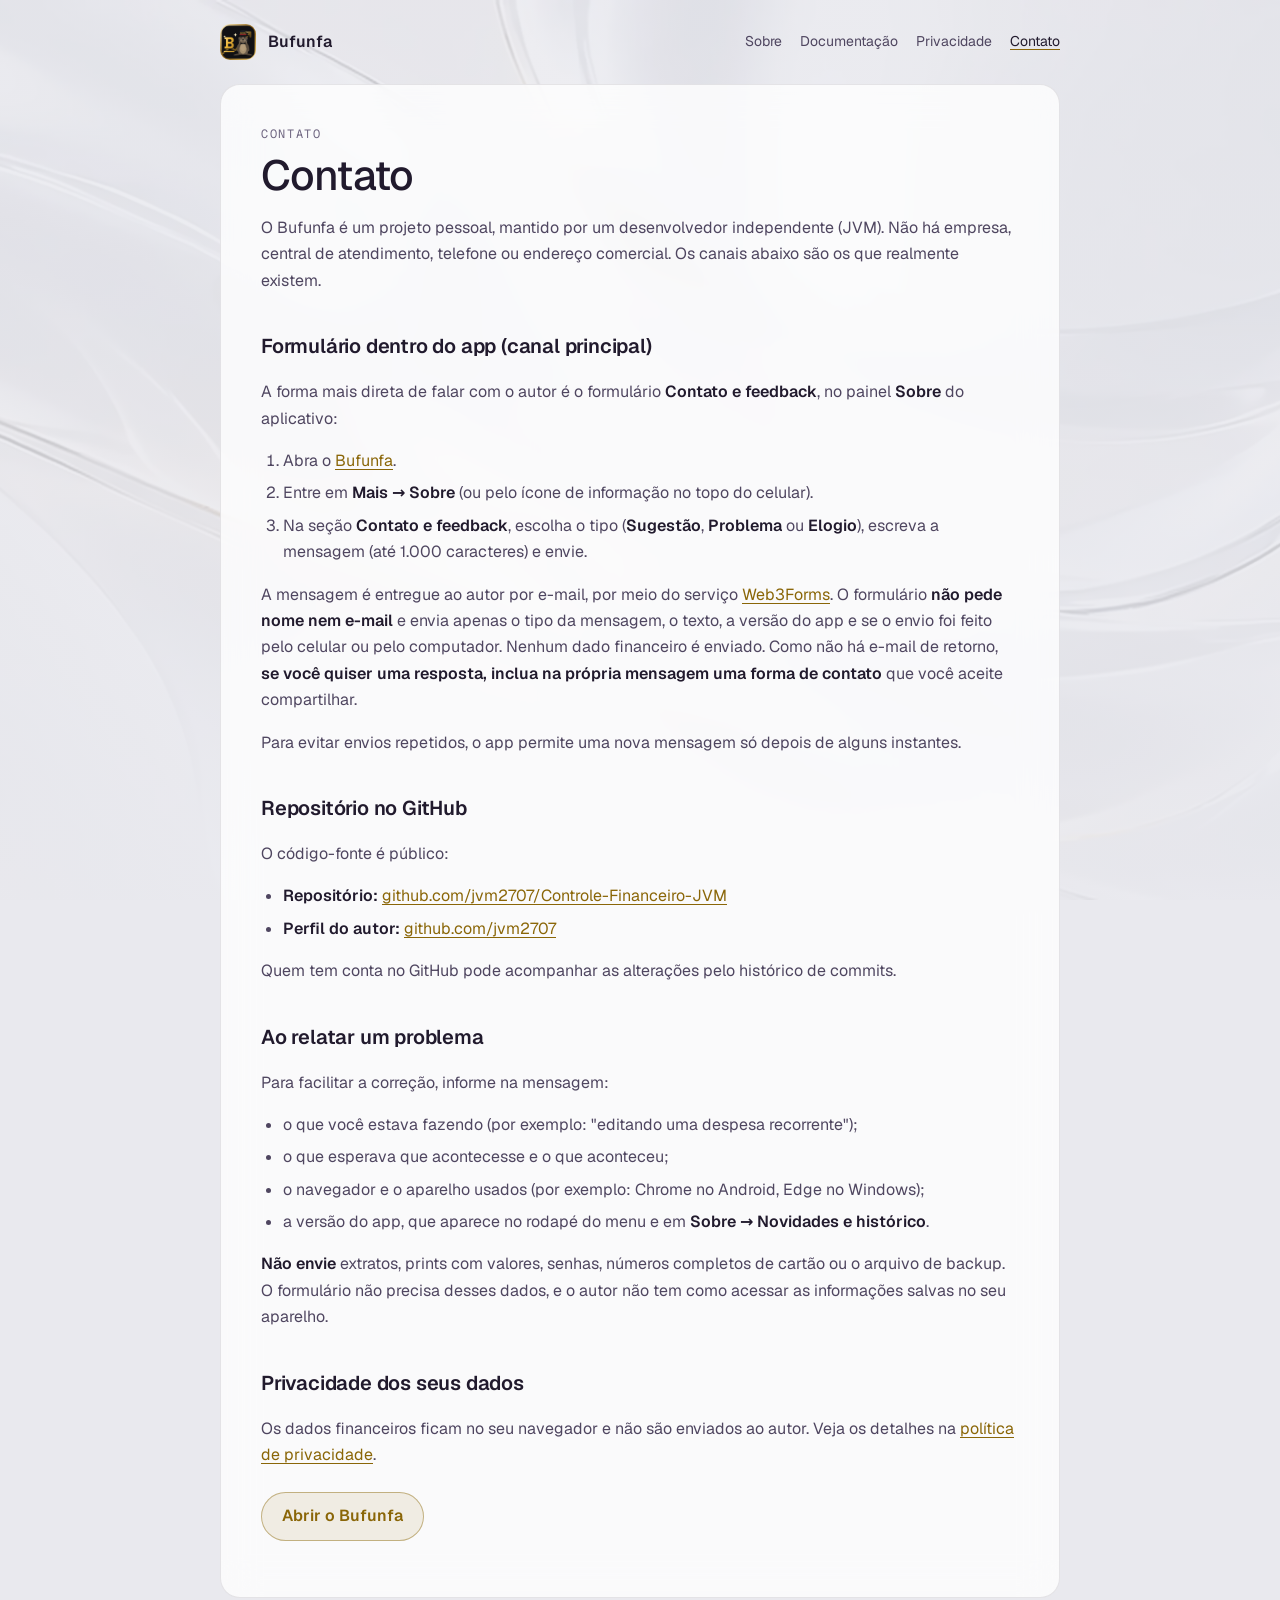
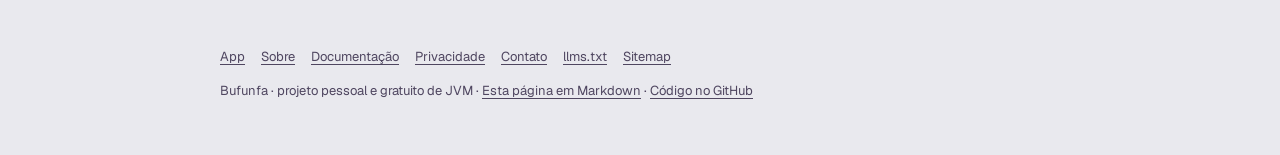
<file: contact/index.html>
<!DOCTYPE html>
<html lang="pt-BR">
<head>
    <meta charset="UTF-8">
    <meta name="viewport" content="width=device-width, initial-scale=1.0">
    <meta http-equiv="Content-Security-Policy" content="default-src 'none'; style-src 'self'; font-src 'self'; img-src 'self'; base-uri 'none'; form-action 'none'">
    <meta name="referrer" content="strict-origin-when-cross-origin">
    <title>Contato · Bufunfa</title>
    <meta name="description" content="Como enviar sugestões, relatar problemas e falar com o autor do Bufunfa pelo formulário do app ou pelo repositório no GitHub.">
    <meta name="author" content="JVM">
    <meta name="robots" content="index, follow">
    <link rel="canonical" href="https://jvm2707.github.io/Controle-Financeiro-JVM/contact/">
    <link rel="alternate" type="text/markdown" href="index.md" title="Versão em Markdown">
    <meta property="og:type" content="website">
    <meta property="og:locale" content="pt_BR">
    <meta property="og:site_name" content="Bufunfa">
    <meta property="og:title" content="Contato · Bufunfa">
    <meta property="og:description" content="Como enviar sugestões, relatar problemas e falar com o autor do Bufunfa pelo formulário do app ou pelo repositório no GitHub.">
    <meta property="og:url" content="https://jvm2707.github.io/Controle-Financeiro-JVM/contact/">
    <meta property="og:image" content="https://jvm2707.github.io/Controle-Financeiro-JVM/assets/og-imagem.jpg">
    <meta property="og:image:width" content="1200">
    <meta property="og:image:height" content="630">
    <meta name="twitter:card" content="summary_large_image">
    <script type="application/ld+json">
{
    "@context": "https://schema.org",
    "@type": "ContactPage",
    "name": "Contato · Bufunfa",
    "url": "https://jvm2707.github.io/Controle-Financeiro-JVM/contact/",
    "description": "Como enviar sugestões, relatar problemas e falar com o autor do Bufunfa pelo formulário do app ou pelo repositório no GitHub.",
    "inLanguage": "pt-BR",
    "isPartOf": {
        "@type": "WebSite",
        "name": "Bufunfa",
        "url": "https://jvm2707.github.io/Controle-Financeiro-JVM/"
    },
    "about": {
        "@type": "SoftwareApplication",
        "name": "Bufunfa",
        "url": "https://jvm2707.github.io/Controle-Financeiro-JVM/"
    },
    "dateModified": "2026-11-13"
}
    </script>
    <meta name="theme-color" content="#030304">
    <link rel="icon" type="image/png" href="../assets/icones/icone-192.png">
    <link rel="stylesheet" href="../assets/fontes/fontes.css">
    <link rel="stylesheet" href="../assets/paginas.css">
</head>
<body>
    <a class="pular-conteudo" href="#conteudo">Pular para o conteúdo</a>
    <header class="topo">
        <a class="marca" href="../">
            <img src="../assets/icones/icone-192.png" alt="" width="36" height="36">
            <span>Bufunfa</span>
        </a>
        <nav class="navegacao" aria-label="Páginas do projeto">
            <a href="../about/">Sobre</a>
            <a href="../docs/">Documentação</a>
            <a href="../privacy/">Privacidade</a>
            <a href="../contact/" aria-current="page">Contato</a>
        </nav>
    </header>
    <main id="conteudo">
        <article class="cartao">
            <p class="sobretitulo">Contato</p>
<h1 id="contato">Contato</h1>
<p>O Bufunfa é um projeto pessoal, mantido por um desenvolvedor independente (JVM). Não há empresa, central de atendimento, telefone ou endereço comercial. Os canais abaixo são os que realmente existem.</p>
<h2 id="formulario-dentro-do-app-canal-principal">Formulário dentro do app (canal principal)</h2>
<p>A forma mais direta de falar com o autor é o formulário <strong>Contato e feedback</strong>, no painel <strong>Sobre</strong> do aplicativo:</p>
<ol>
<li>Abra o <a href="../app/">Bufunfa</a>.</li>
<li>Entre em <strong>Mais → Sobre</strong> (ou pelo ícone de informação no topo do celular).</li>
<li>Na seção <strong>Contato e feedback</strong>, escolha o tipo (<strong>Sugestão</strong>, <strong>Problema</strong> ou <strong>Elogio</strong>), escreva a mensagem (até 1.000 caracteres) e envie.</li>
</ol>
<p>A mensagem é entregue ao autor por e-mail, por meio do serviço <a href="https://web3forms.com">Web3Forms</a>. O formulário <strong>não pede nome nem e-mail</strong> e envia apenas o tipo da mensagem, o texto, a versão do app e se o envio foi feito pelo celular ou pelo computador. Nenhum dado financeiro é enviado. Como não há e-mail de retorno, <strong>se você quiser uma resposta, inclua na própria mensagem uma forma de contato</strong> que você aceite compartilhar.</p>
<p>Para evitar envios repetidos, o app permite uma nova mensagem só depois de alguns instantes.</p>
<h2 id="repositorio-no-github">Repositório no GitHub</h2>
<p>O código-fonte é público:</p>
<ul>
<li><strong>Repositório:</strong> <a href="https://github.com/jvm2707/Controle-Financeiro-JVM">github.com/jvm2707/Controle-Financeiro-JVM</a></li>
<li><strong>Perfil do autor:</strong> <a href="https://github.com/jvm2707">github.com/jvm2707</a></li>
</ul>
<p>Quem tem conta no GitHub pode acompanhar as alterações pelo histórico de commits.</p>
<h2 id="ao-relatar-um-problema">Ao relatar um problema</h2>
<p>Para facilitar a correção, informe na mensagem:</p>
<ul>
<li>o que você estava fazendo (por exemplo: "editando uma despesa recorrente");</li>
<li>o que esperava que acontecesse e o que aconteceu;</li>
<li>o navegador e o aparelho usados (por exemplo: Chrome no Android, Edge no Windows);</li>
<li>a versão do app, que aparece no rodapé do menu e em <strong>Sobre → Novidades e histórico</strong>.</li>
</ul>
<p><strong>Não envie</strong> extratos, prints com valores, senhas, números completos de cartão ou o arquivo de backup. O formulário não precisa desses dados, e o autor não tem como acessar as informações salvas no seu aparelho.</p>
<h2 id="privacidade-dos-seus-dados">Privacidade dos seus dados</h2>
<p>Os dados financeiros ficam no seu navegador e não são enviados ao autor. Veja os detalhes na <a href="../privacy/">política de privacidade</a>.</p>
            <p><a class="botao" href="../">Abrir o Bufunfa</a></p>
        </article>
    </main>
    <footer class="rodape">
        <nav aria-label="Rodapé">
            <a href="../">App</a>
            <a href="../about/">Sobre</a>
            <a href="../docs/">Documentação</a>
            <a href="../privacy/">Privacidade</a>
            <a href="../contact/">Contato</a>
            <a href="../llms.txt">llms.txt</a>
            <a href="../sitemap.xml">Sitemap</a>
        </nav>
        <p>Bufunfa · projeto pessoal e gratuito de JVM · <a href="index.md">Esta página em Markdown</a> · <a href="https://github.com/jvm2707/Controle-Financeiro-JVM">Código no GitHub</a></p>
    </footer>
</body>
</html>
</file>
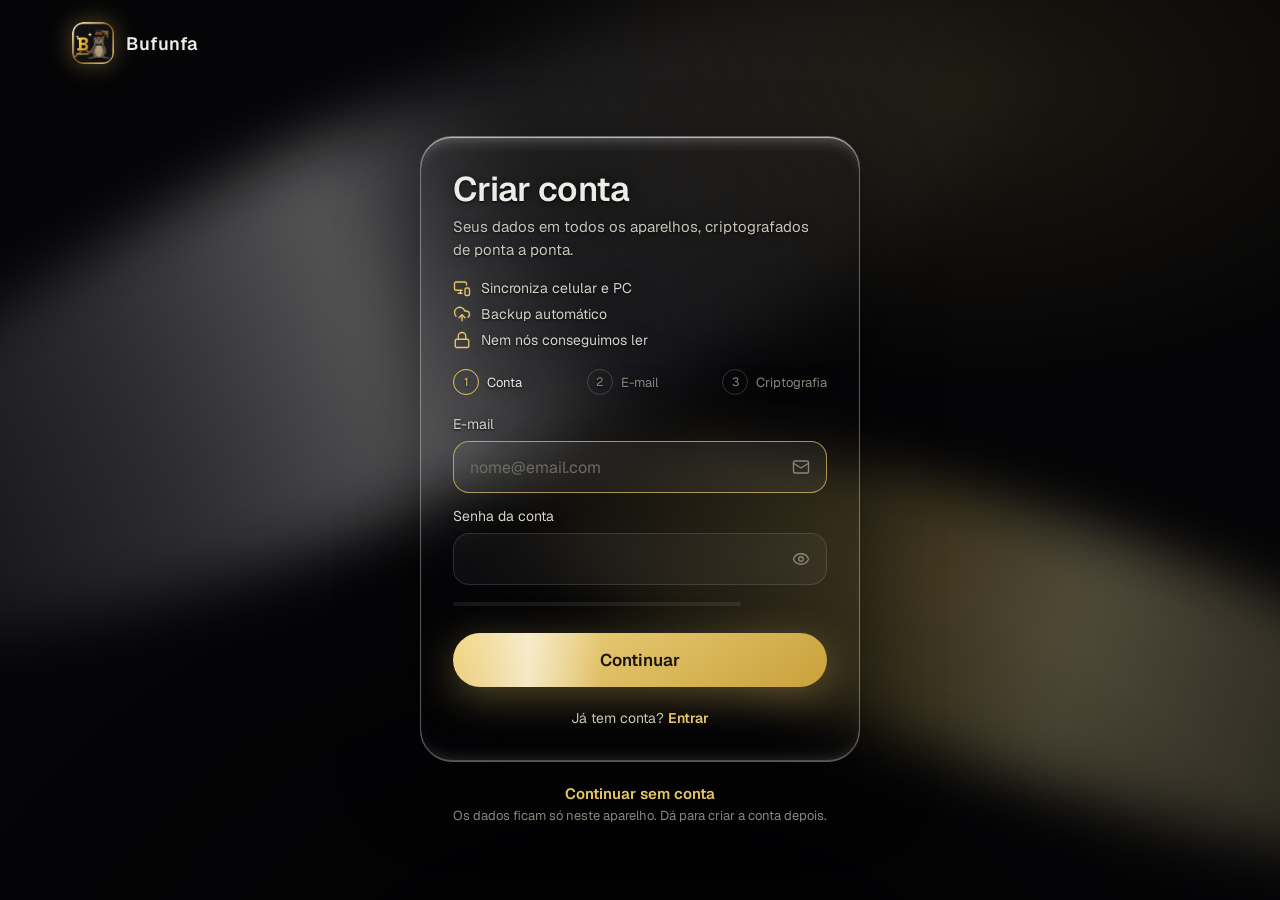
<file: criar-conta/index.html>
<!DOCTYPE html>
<html lang="pt-BR">
<head>
<meta charset="utf-8">
<meta name="viewport" content="width=device-width, initial-scale=1, viewport-fit=cover">
<!-- v18.57: os formulários são os do Controlefinanceiro-nuvem.js (os mesmos da gaveta do app); só o Supabase é chamado -->
<meta http-equiv="Content-Security-Policy" content="default-src 'self'; script-src 'self'; style-src 'self' 'unsafe-inline'; font-src 'self'; img-src 'self' data:; connect-src 'self' https://qlstbdvlofczlgkjeqbe.supabase.co; manifest-src 'self'; object-src 'none'; base-uri 'self'; form-action 'self'">
<title>Criar conta · Bufunfa</title>
<meta name="description" content="Crie sua conta grátis no Bufunfa: seus dados em todos os aparelhos, com backup criptografado de ponta a ponta.">
<meta name="robots" content="noindex, follow">
<link rel="canonical" href="https://jvm2707.github.io/Controle-Financeiro-JVM/criar-conta/">
<base href="../">
<link rel="icon" type="image/png" href="assets/icones/icone-192.png">
<link rel="apple-touch-icon" href="assets/icones/apple-touch-icon.png">
<link rel="manifest" href="manifest.webmanifest">
<meta name="theme-color" content="#050507">
<link rel="preload" href="assets/fontes/geist.woff2" as="font" type="font/woff2" crossorigin>
<link rel="stylesheet" href="conta.css?v=18.69">
<!-- v18.62: o primeiro quadro (e a foto da transição) só sai depois que o nuvem.js preenche o cartão: defer roda com o documento lido, blocking=render segura a pintura (rel=expect não é suportado) -->
<script src="Controlefinanceiro-nuvem.js?v=18.69" defer blocking="render"></script>
<script src="transicao.js?v=18.69"></script>
</head>
<body data-conta-pagina="criar">
<svg width="0" height="0" aria-hidden="true" focusable="false" style="position:absolute;width:0;height:0;overflow:hidden">
<filter id="lg-borda" x="-6%" y="-6%" width="112%" height="112%" color-interpolation-filters="sRGB">
<feTurbulence type="fractalNoise" baseFrequency="0.012 0.02" numOctaves="1" seed="7" result="mapa"/>
<feGaussianBlur in="mapa" stdDeviation="3" result="liso"/>
<feDisplacementMap in="SourceGraphic" in2="liso" scale="10" xChannelSelector="R" yChannelSelector="G"/>
</filter>
</svg>
<div class="conta-raiz">
<div class="l-fundo" aria-hidden="true" style="position:absolute;inset:0;pointer-events:none;z-index:0">
<div style="--r:-24deg;position:absolute;width:1400px;height:380px;left:-300px;top:120px;border-radius:50%;background:linear-gradient(90deg,transparent,rgba(200,200,215,.20) 30%,rgba(255,255,255,.32) 48%,rgba(150,150,165,.14) 62%,transparent);filter:blur(30px);transform:rotate(-24deg);animation:deriva 22s ease-in-out infinite"></div>
<div style="--r:18deg;position:absolute;width:1200px;height:260px;right:-360px;top:520px;border-radius:50%;background:linear-gradient(90deg,transparent,rgba(232,199,102,.26) 40%,rgba(255,236,170,.30) 52%,transparent);filter:blur(28px);transform:rotate(18deg);animation:deriva 26s ease-in-out infinite reverse"></div>
<div style="--r:-12deg;position:absolute;width:1600px;height:300px;left:-200px;top:1700px;border-radius:50%;background:linear-gradient(90deg,transparent,rgba(180,180,195,.16) 35%,rgba(255,255,255,.22) 50%,transparent);filter:blur(34px);transform:rotate(-12deg);animation:deriva 30s ease-in-out infinite"></div>
<div style="--r:28deg;position:absolute;width:1100px;height:240px;right:-260px;top:2700px;border-radius:50%;background:linear-gradient(90deg,transparent,rgba(232,199,102,.22) 45%,transparent);filter:blur(30px);transform:rotate(28deg);animation:deriva 24s ease-in-out infinite reverse"></div>
<div style="position:absolute;inset:0;background:radial-gradient(900px 500px at 75% 10%,rgba(232,199,102,.10),transparent 60%),radial-gradient(1200px 900px at 50% 120%,rgba(0,0,0,.8),transparent 60%)"></div>
</div>
<header class="conta-topo">
<a class="conta-marca" href="./"><img src="assets/icones/icone-192.png" alt="" width="42" height="42">Bufunfa</a>
</header>
<main class="conta-meio">
<div id="conta-cartao" class="conta-cartao"></div>
<p class="conta-abaixo"><a href="app/">Continuar sem conta</a><span>Os dados ficam só neste aparelho. Dá para criar a conta depois.</span></p>
</main>
</div>
</body>
</html>
</file>
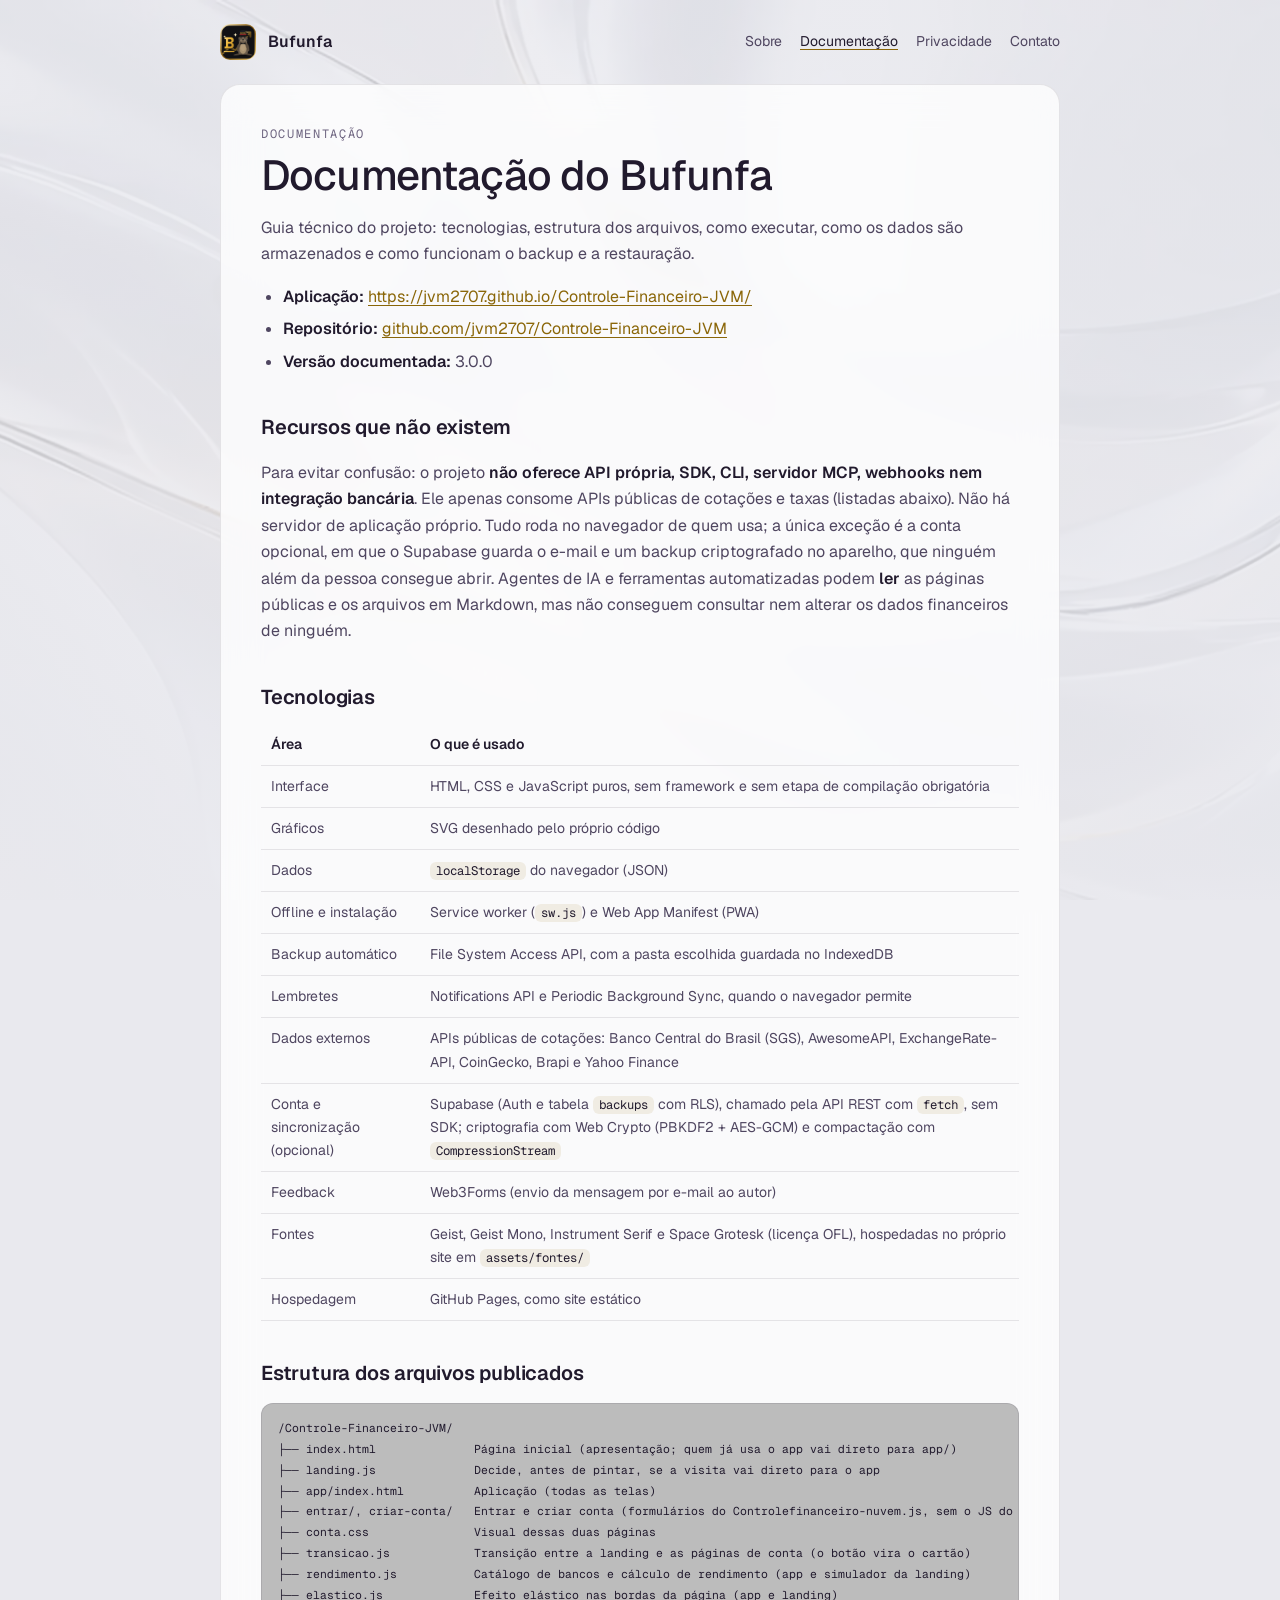
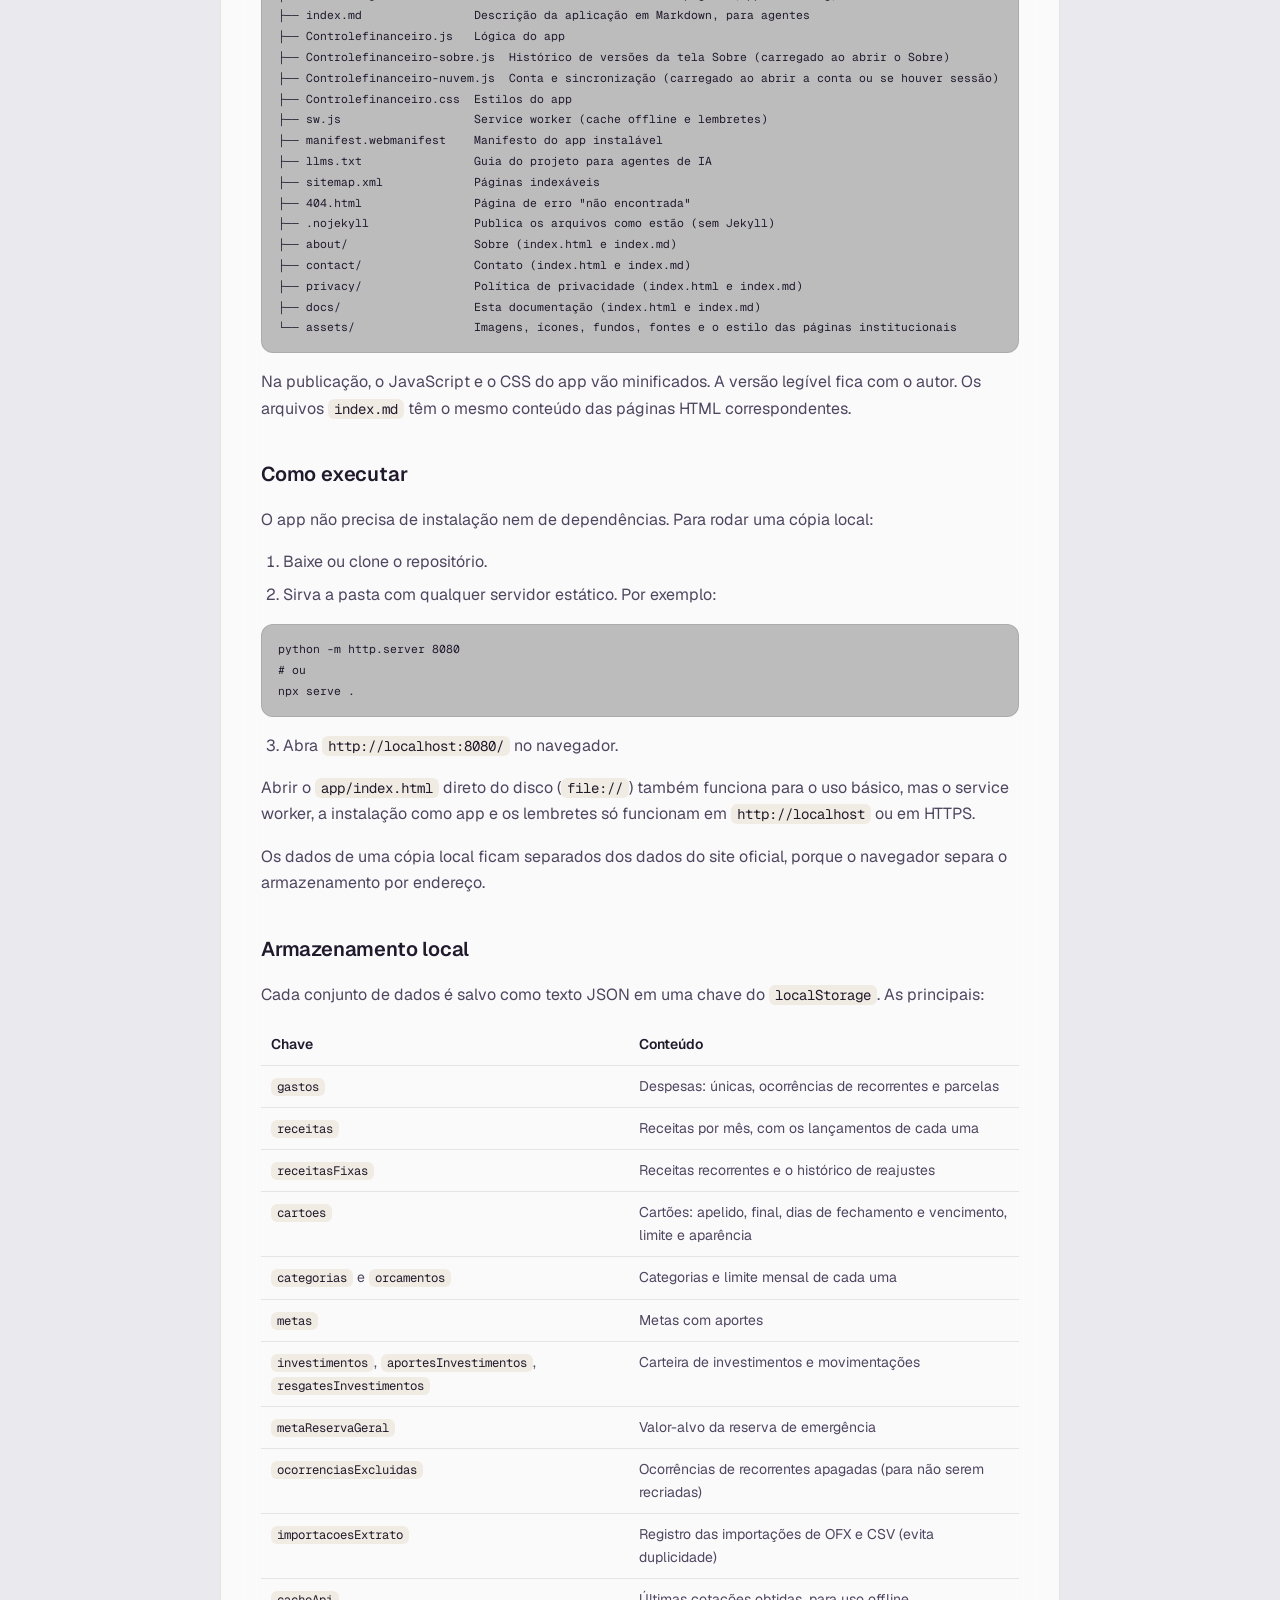
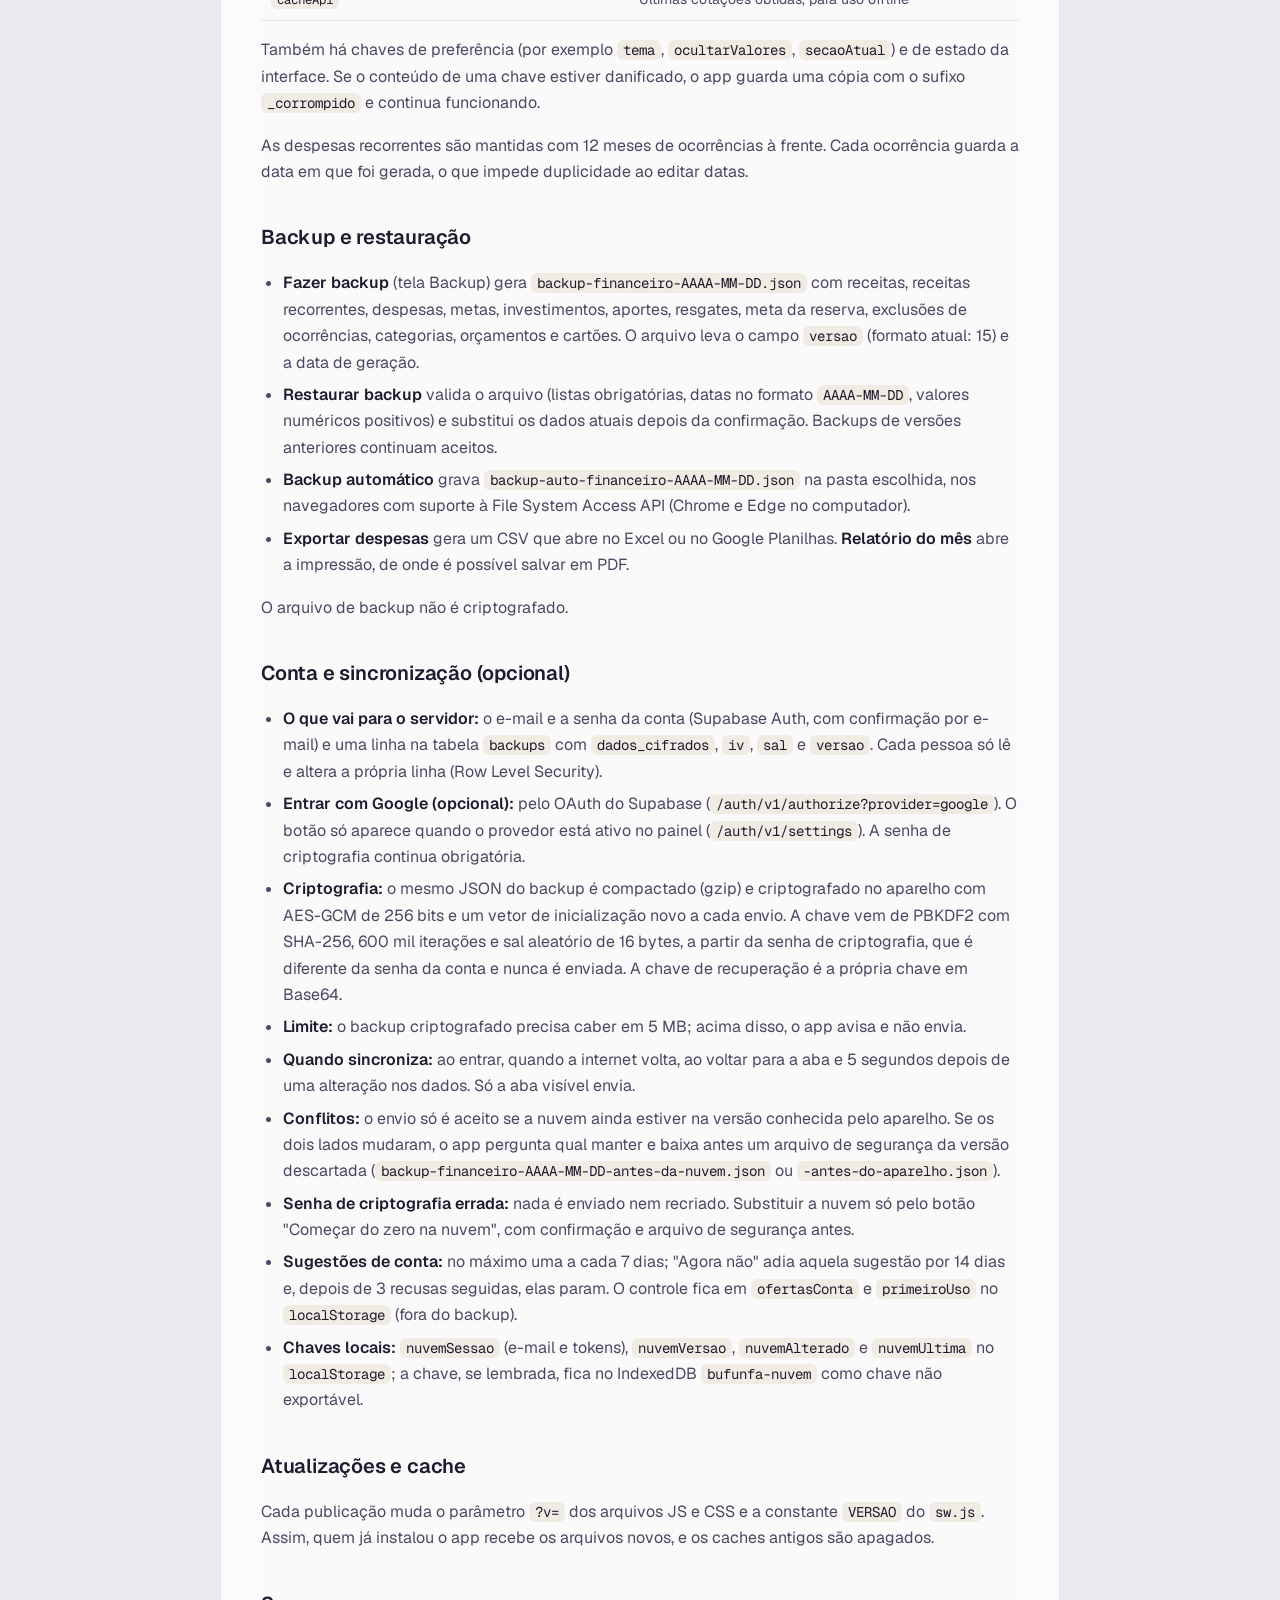
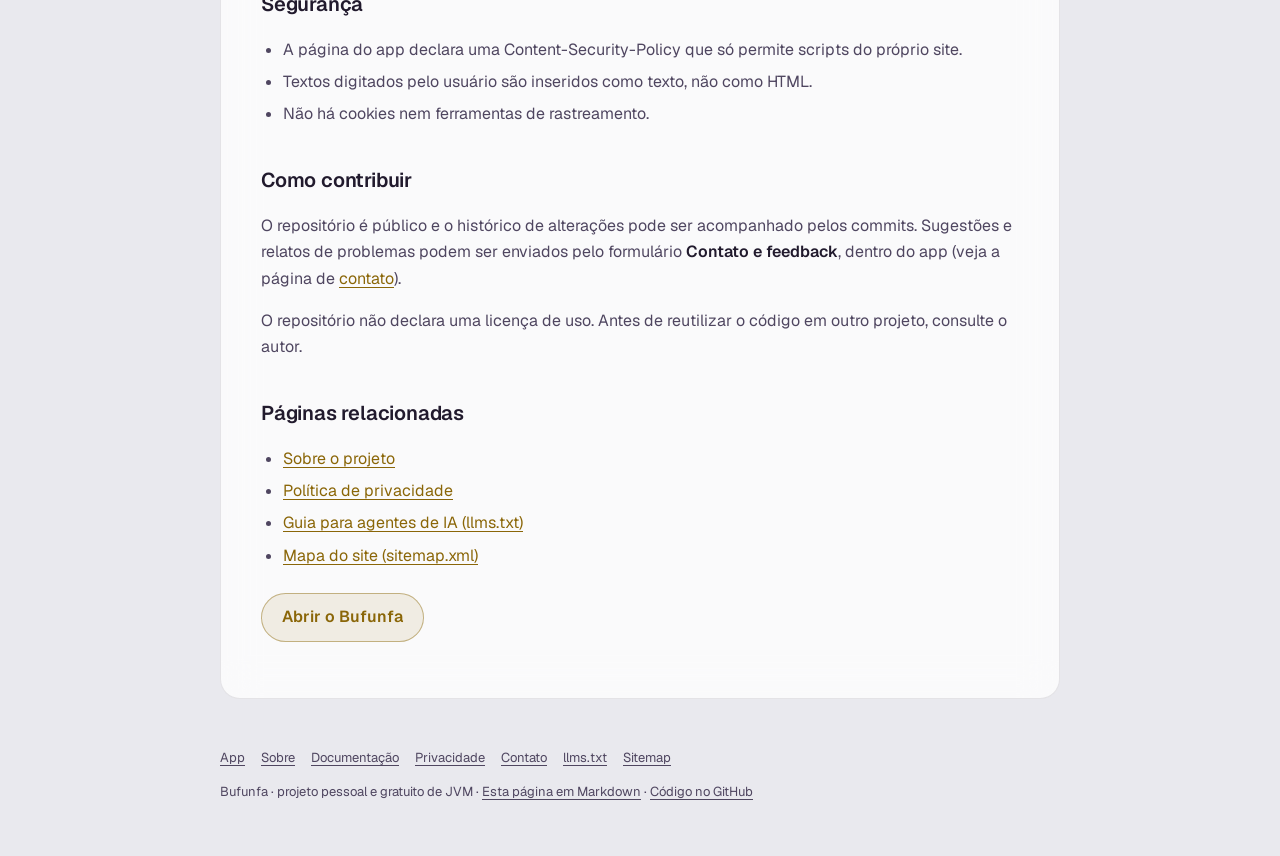
<file: docs/index.html>
<!DOCTYPE html>
<html lang="pt-BR">
<head>
    <meta charset="UTF-8">
    <meta name="viewport" content="width=device-width, initial-scale=1.0">
    <meta http-equiv="Content-Security-Policy" content="default-src 'none'; style-src 'self'; font-src 'self'; img-src 'self'; base-uri 'none'; form-action 'none'">
    <meta name="referrer" content="strict-origin-when-cross-origin">
    <title>Documentação · Bufunfa</title>
    <meta name="description" content="Documentação técnica do Bufunfa: tecnologias, estrutura dos arquivos, como executar, armazenamento local, backup e restauração.">
    <meta name="author" content="JVM">
    <meta name="robots" content="index, follow">
    <link rel="canonical" href="https://jvm2707.github.io/Controle-Financeiro-JVM/docs/">
    <link rel="alternate" type="text/markdown" href="index.md" title="Versão em Markdown">
    <meta property="og:type" content="website">
    <meta property="og:locale" content="pt_BR">
    <meta property="og:site_name" content="Bufunfa">
    <meta property="og:title" content="Documentação · Bufunfa">
    <meta property="og:description" content="Documentação técnica do Bufunfa: tecnologias, estrutura dos arquivos, como executar, armazenamento local, backup e restauração.">
    <meta property="og:url" content="https://jvm2707.github.io/Controle-Financeiro-JVM/docs/">
    <meta property="og:image" content="https://jvm2707.github.io/Controle-Financeiro-JVM/assets/og-imagem.jpg">
    <meta property="og:image:width" content="1200">
    <meta property="og:image:height" content="630">
    <meta name="twitter:card" content="summary_large_image">
    <script type="application/ld+json">
{
    "@context": "https://schema.org",
    "@type": "TechArticle",
    "name": "Documentação · Bufunfa",
    "url": "https://jvm2707.github.io/Controle-Financeiro-JVM/docs/",
    "description": "Documentação técnica do Bufunfa: tecnologias, estrutura dos arquivos, como executar, armazenamento local, backup e restauração.",
    "inLanguage": "pt-BR",
    "isPartOf": {
        "@type": "WebSite",
        "name": "Bufunfa",
        "url": "https://jvm2707.github.io/Controle-Financeiro-JVM/"
    },
    "about": {
        "@type": "SoftwareApplication",
        "name": "Bufunfa",
        "url": "https://jvm2707.github.io/Controle-Financeiro-JVM/"
    },
    "dateModified": "2026-11-13"
}
    </script>
    <meta name="theme-color" content="#030304">
    <link rel="icon" type="image/png" href="../assets/icones/icone-192.png">
    <link rel="stylesheet" href="../assets/fontes/fontes.css">
    <link rel="stylesheet" href="../assets/paginas.css">
</head>
<body>
    <a class="pular-conteudo" href="#conteudo">Pular para o conteúdo</a>
    <header class="topo">
        <a class="marca" href="../">
            <img src="../assets/icones/icone-192.png" alt="" width="36" height="36">
            <span>Bufunfa</span>
        </a>
        <nav class="navegacao" aria-label="Páginas do projeto">
            <a href="../about/">Sobre</a>
            <a href="../docs/" aria-current="page">Documentação</a>
            <a href="../privacy/">Privacidade</a>
            <a href="../contact/">Contato</a>
        </nav>
    </header>
    <main id="conteudo">
        <article class="cartao">
            <p class="sobretitulo">Documentação</p>
<h1 id="documentacao-do-bufunfa">Documentação do Bufunfa</h1>
<p>Guia técnico do projeto: tecnologias, estrutura dos arquivos, como executar, como os dados são armazenados e como funcionam o backup e a restauração.</p>
<ul>
<li><strong>Aplicação:</strong> <a href="https://jvm2707.github.io/Controle-Financeiro-JVM/">https://jvm2707.github.io/Controle-Financeiro-JVM/</a></li>
<li><strong>Repositório:</strong> <a href="https://github.com/jvm2707/Controle-Financeiro-JVM">github.com/jvm2707/Controle-Financeiro-JVM</a></li>
<li><strong>Versão documentada:</strong> 3.0.0</li>
</ul>
<h2 id="recursos-que-nao-existem">Recursos que não existem</h2>
<p>Para evitar confusão: o projeto <strong>não oferece API própria, SDK, CLI, servidor MCP, webhooks nem integração bancária</strong>. Ele apenas consome APIs públicas de cotações e taxas (listadas abaixo). Não há servidor de aplicação próprio. Tudo roda no navegador de quem usa; a única exceção é a conta opcional, em que o Supabase guarda o e-mail e um backup criptografado no aparelho, que ninguém além da pessoa consegue abrir. Agentes de IA e ferramentas automatizadas podem <strong>ler</strong> as páginas públicas e os arquivos em Markdown, mas não conseguem consultar nem alterar os dados financeiros de ninguém.</p>
<h2 id="tecnologias">Tecnologias</h2>
<div class="tabela"><table>
<thead>
<tr>
<th>Área</th>
<th>O que é usado</th>
</tr>
</thead>
<tbody>
<tr>
<td>Interface</td>
<td>HTML, CSS e JavaScript puros, sem framework e sem etapa de compilação obrigatória</td>
</tr>
<tr>
<td>Gráficos</td>
<td>SVG desenhado pelo próprio código</td>
</tr>
<tr>
<td>Dados</td>
<td><code>localStorage</code> do navegador (JSON)</td>
</tr>
<tr>
<td>Offline e instalação</td>
<td>Service worker (<code>sw.js</code>) e Web App Manifest (PWA)</td>
</tr>
<tr>
<td>Backup automático</td>
<td>File System Access API, com a pasta escolhida guardada no IndexedDB</td>
</tr>
<tr>
<td>Lembretes</td>
<td>Notifications API e Periodic Background Sync, quando o navegador permite</td>
</tr>
<tr>
<td>Dados externos</td>
<td>APIs públicas de cotações: Banco Central do Brasil (SGS), AwesomeAPI, ExchangeRate-API, CoinGecko, Brapi e Yahoo Finance</td>
</tr>
<tr>
<td>Conta e sincronização (opcional)</td>
<td>Supabase (Auth e tabela <code>backups</code> com RLS), chamado pela API REST com <code>fetch</code>, sem SDK; criptografia com Web Crypto (PBKDF2 + AES-GCM) e compactação com <code>CompressionStream</code></td>
</tr>
<tr>
<td>Feedback</td>
<td>Web3Forms (envio da mensagem por e-mail ao autor)</td>
</tr>
<tr>
<td>Fontes</td>
<td>Geist, Geist Mono, Instrument Serif e Space Grotesk (licença OFL), hospedadas no próprio site em <code>assets/fontes/</code></td>
</tr>
<tr>
<td>Hospedagem</td>
<td>GitHub Pages, como site estático</td>
</tr>
</tbody>
</table></div>
<h2 id="estrutura-dos-arquivos-publicados">Estrutura dos arquivos publicados</h2>
<pre><code class="language-text">/Controle-Financeiro-JVM/
├── index.html              Página inicial (apresentação; quem já usa o app vai direto para app/)
├── landing.js              Decide, antes de pintar, se a visita vai direto para o app
├── app/index.html          Aplicação (todas as telas)
├── entrar/, criar-conta/   Entrar e criar conta (formulários do Controlefinanceiro-nuvem.js, sem o JS do app)
├── conta.css               Visual dessas duas páginas
├── transicao.js            Transição entre a landing e as páginas de conta (o botão vira o cartão)
├── rendimento.js           Catálogo de bancos e cálculo de rendimento (app e simulador da landing)
├── elastico.js             Efeito elástico nas bordas da página (app e landing)
├── index.md                Descrição da aplicação em Markdown, para agentes
├── Controlefinanceiro.js   Lógica do app
├── Controlefinanceiro-sobre.js  Histórico de versões da tela Sobre (carregado ao abrir o Sobre)
├── Controlefinanceiro-nuvem.js  Conta e sincronização (carregado ao abrir a conta ou se houver sessão)
├── Controlefinanceiro.css  Estilos do app
├── sw.js                   Service worker (cache offline e lembretes)
├── manifest.webmanifest    Manifesto do app instalável
├── llms.txt                Guia do projeto para agentes de IA
├── sitemap.xml             Páginas indexáveis
├── 404.html                Página de erro &quot;não encontrada&quot;
├── .nojekyll               Publica os arquivos como estão (sem Jekyll)
├── about/                  Sobre (index.html e index.md)
├── contact/                Contato (index.html e index.md)
├── privacy/                Política de privacidade (index.html e index.md)
├── docs/                   Esta documentação (index.html e index.md)
└── assets/                 Imagens, ícones, fundos, fontes e o estilo das páginas institucionais
</code></pre>
<p>Na publicação, o JavaScript e o CSS do app vão minificados. A versão legível fica com o autor. Os arquivos <code>index.md</code> têm o mesmo conteúdo das páginas HTML correspondentes.</p>
<h2 id="como-executar">Como executar</h2>
<p>O app não precisa de instalação nem de dependências. Para rodar uma cópia local:</p>
<ol>
<li>Baixe ou clone o repositório.</li>
<li>Sirva a pasta com qualquer servidor estático. Por exemplo:</li>
</ol>
<pre><code class="language-bash">python -m http.server 8080
# ou
npx serve .
</code></pre>
<ol start="3">
<li>Abra <code>http://localhost:8080/</code> no navegador.</li>
</ol>
<p>Abrir o <code>app/index.html</code> direto do disco (<code>file://</code>) também funciona para o uso básico, mas o service worker, a instalação como app e os lembretes só funcionam em <code>http://localhost</code> ou em HTTPS.</p>
<p>Os dados de uma cópia local ficam separados dos dados do site oficial, porque o navegador separa o armazenamento por endereço.</p>
<h2 id="armazenamento-local">Armazenamento local</h2>
<p>Cada conjunto de dados é salvo como texto JSON em uma chave do <code>localStorage</code>. As principais:</p>
<div class="tabela"><table>
<thead>
<tr>
<th>Chave</th>
<th>Conteúdo</th>
</tr>
</thead>
<tbody>
<tr>
<td><code>gastos</code></td>
<td>Despesas: únicas, ocorrências de recorrentes e parcelas</td>
</tr>
<tr>
<td><code>receitas</code></td>
<td>Receitas por mês, com os lançamentos de cada uma</td>
</tr>
<tr>
<td><code>receitasFixas</code></td>
<td>Receitas recorrentes e o histórico de reajustes</td>
</tr>
<tr>
<td><code>cartoes</code></td>
<td>Cartões: apelido, final, dias de fechamento e vencimento, limite e aparência</td>
</tr>
<tr>
<td><code>categorias</code> e <code>orcamentos</code></td>
<td>Categorias e limite mensal de cada uma</td>
</tr>
<tr>
<td><code>metas</code></td>
<td>Metas com aportes</td>
</tr>
<tr>
<td><code>investimentos</code>, <code>aportesInvestimentos</code>, <code>resgatesInvestimentos</code></td>
<td>Carteira de investimentos e movimentações</td>
</tr>
<tr>
<td><code>metaReservaGeral</code></td>
<td>Valor-alvo da reserva de emergência</td>
</tr>
<tr>
<td><code>ocorrenciasExcluidas</code></td>
<td>Ocorrências de recorrentes apagadas (para não serem recriadas)</td>
</tr>
<tr>
<td><code>importacoesExtrato</code></td>
<td>Registro das importações de OFX e CSV (evita duplicidade)</td>
</tr>
<tr>
<td><code>cacheApi</code></td>
<td>Últimas cotações obtidas, para uso offline</td>
</tr>
</tbody>
</table></div>
<p>Também há chaves de preferência (por exemplo <code>tema</code>, <code>ocultarValores</code>, <code>secaoAtual</code>) e de estado da interface. Se o conteúdo de uma chave estiver danificado, o app guarda uma cópia com o sufixo <code>_corrompido</code> e continua funcionando.</p>
<p>As despesas recorrentes são mantidas com 12 meses de ocorrências à frente. Cada ocorrência guarda a data em que foi gerada, o que impede duplicidade ao editar datas.</p>
<h2 id="backup-e-restauracao">Backup e restauração</h2>
<ul>
<li><strong>Fazer backup</strong> (tela Backup) gera <code>backup-financeiro-AAAA-MM-DD.json</code> com receitas, receitas recorrentes, despesas, metas, investimentos, aportes, resgates, meta da reserva, exclusões de ocorrências, categorias, orçamentos e cartões. O arquivo leva o campo <code>versao</code> (formato atual: 15) e a data de geração.</li>
<li><strong>Restaurar backup</strong> valida o arquivo (listas obrigatórias, datas no formato <code>AAAA-MM-DD</code>, valores numéricos positivos) e substitui os dados atuais depois da confirmação. Backups de versões anteriores continuam aceitos.</li>
<li><strong>Backup automático</strong> grava <code>backup-auto-financeiro-AAAA-MM-DD.json</code> na pasta escolhida, nos navegadores com suporte à File System Access API (Chrome e Edge no computador).</li>
<li><strong>Exportar despesas</strong> gera um CSV que abre no Excel ou no Google Planilhas. <strong>Relatório do mês</strong> abre a impressão, de onde é possível salvar em PDF.</li>
</ul>
<p>O arquivo de backup não é criptografado.</p>
<h2 id="conta-e-sincronizacao-opcional">Conta e sincronização (opcional)</h2>
<ul>
<li><strong>O que vai para o servidor:</strong> o e-mail e a senha da conta (Supabase Auth, com confirmação por e-mail) e uma linha na tabela <code>backups</code> com <code>dados_cifrados</code>, <code>iv</code>, <code>sal</code> e <code>versao</code>. Cada pessoa só lê e altera a própria linha (Row Level Security).</li>
<li><strong>Entrar com Google (opcional):</strong> pelo OAuth do Supabase (<code>/auth/v1/authorize?provider=google</code>). O botão só aparece quando o provedor está ativo no painel (<code>/auth/v1/settings</code>). A senha de criptografia continua obrigatória.</li>
<li><strong>Criptografia:</strong> o mesmo JSON do backup é compactado (gzip) e criptografado no aparelho com AES-GCM de 256 bits e um vetor de inicialização novo a cada envio. A chave vem de PBKDF2 com SHA-256, 600 mil iterações e sal aleatório de 16 bytes, a partir da senha de criptografia, que é diferente da senha da conta e nunca é enviada. A chave de recuperação é a própria chave em Base64.</li>
<li><strong>Limite:</strong> o backup criptografado precisa caber em 5 MB; acima disso, o app avisa e não envia.</li>
<li><strong>Quando sincroniza:</strong> ao entrar, quando a internet volta, ao voltar para a aba e 5 segundos depois de uma alteração nos dados. Só a aba visível envia.</li>
<li><strong>Conflitos:</strong> o envio só é aceito se a nuvem ainda estiver na versão conhecida pelo aparelho. Se os dois lados mudaram, o app pergunta qual manter e baixa antes um arquivo de segurança da versão descartada (<code>backup-financeiro-AAAA-MM-DD-antes-da-nuvem.json</code> ou <code>-antes-do-aparelho.json</code>).</li>
<li><strong>Senha de criptografia errada:</strong> nada é enviado nem recriado. Substituir a nuvem só pelo botão "Começar do zero na nuvem", com confirmação e arquivo de segurança antes.</li>
<li><strong>Sugestões de conta:</strong> no máximo uma a cada 7 dias; "Agora não" adia aquela sugestão por 14 dias e, depois de 3 recusas seguidas, elas param. O controle fica em <code>ofertasConta</code> e <code>primeiroUso</code> no <code>localStorage</code> (fora do backup).</li>
<li><strong>Chaves locais:</strong> <code>nuvemSessao</code> (e-mail e tokens), <code>nuvemVersao</code>, <code>nuvemAlterado</code> e <code>nuvemUltima</code> no <code>localStorage</code>; a chave, se lembrada, fica no IndexedDB <code>bufunfa-nuvem</code> como chave não exportável.</li>
</ul>
<h2 id="atualizacoes-e-cache">Atualizações e cache</h2>
<p>Cada publicação muda o parâmetro <code>?v=</code> dos arquivos JS e CSS e a constante <code>VERSAO</code> do <code>sw.js</code>. Assim, quem já instalou o app recebe os arquivos novos, e os caches antigos são apagados.</p>
<h2 id="seguranca">Segurança</h2>
<ul>
<li>A página do app declara uma Content-Security-Policy que só permite scripts do próprio site.</li>
<li>Textos digitados pelo usuário são inseridos como texto, não como HTML.</li>
<li>Não há cookies nem ferramentas de rastreamento.</li>
</ul>
<h2 id="como-contribuir">Como contribuir</h2>
<p>O repositório é público e o histórico de alterações pode ser acompanhado pelos commits. Sugestões e relatos de problemas podem ser enviados pelo formulário <strong>Contato e feedback</strong>, dentro do app (veja a página de <a href="../contact/">contato</a>).</p>
<p>O repositório não declara uma licença de uso. Antes de reutilizar o código em outro projeto, consulte o autor.</p>
<h2 id="paginas-relacionadas">Páginas relacionadas</h2>
<ul>
<li><a href="../about/">Sobre o projeto</a></li>
<li><a href="../privacy/">Política de privacidade</a></li>
<li><a href="../llms.txt">Guia para agentes de IA (llms.txt)</a></li>
<li><a href="../sitemap.xml">Mapa do site (sitemap.xml)</a></li>
</ul>
            <p><a class="botao" href="../">Abrir o Bufunfa</a></p>
        </article>
    </main>
    <footer class="rodape">
        <nav aria-label="Rodapé">
            <a href="../">App</a>
            <a href="../about/">Sobre</a>
            <a href="../docs/">Documentação</a>
            <a href="../privacy/">Privacidade</a>
            <a href="../contact/">Contato</a>
            <a href="../llms.txt">llms.txt</a>
            <a href="../sitemap.xml">Sitemap</a>
        </nav>
        <p>Bufunfa · projeto pessoal e gratuito de JVM · <a href="index.md">Esta página em Markdown</a> · <a href="https://github.com/jvm2707/Controle-Financeiro-JVM">Código no GitHub</a></p>
    </footer>
</body>
</html>
</file>
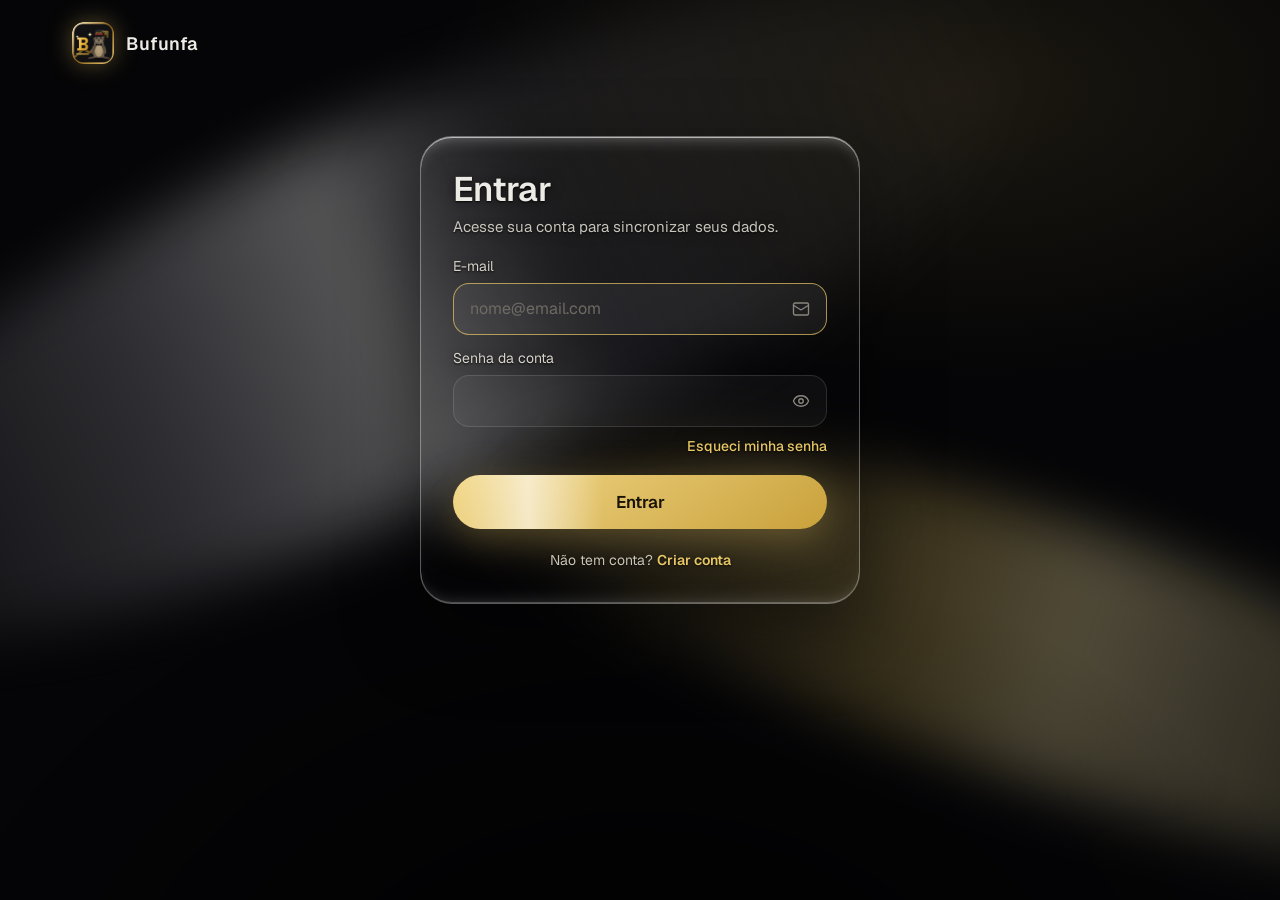
<file: entrar/index.html>
<!DOCTYPE html>
<html lang="pt-BR">
<head>
<meta charset="utf-8">
<meta name="viewport" content="width=device-width, initial-scale=1, viewport-fit=cover">
<!-- v18.57: os formulários são os do Controlefinanceiro-nuvem.js (os mesmos da gaveta do app); só o Supabase é chamado -->
<meta http-equiv="Content-Security-Policy" content="default-src 'self'; script-src 'self'; style-src 'self' 'unsafe-inline'; font-src 'self'; img-src 'self' data:; connect-src 'self' https://qlstbdvlofczlgkjeqbe.supabase.co; manifest-src 'self'; object-src 'none'; base-uri 'self'; form-action 'self'">
<title>Entrar · Bufunfa</title>
<meta name="description" content="Entre na sua conta do Bufunfa para sincronizar seus dados entre o celular e o PC, com criptografia de ponta a ponta.">
<meta name="robots" content="noindex, follow">
<link rel="canonical" href="https://jvm2707.github.io/Controle-Financeiro-JVM/entrar/">
<base href="../">
<link rel="icon" type="image/png" href="assets/icones/icone-192.png">
<link rel="apple-touch-icon" href="assets/icones/apple-touch-icon.png">
<link rel="manifest" href="manifest.webmanifest">
<meta name="theme-color" content="#050507">
<link rel="preload" href="assets/fontes/geist.woff2" as="font" type="font/woff2" crossorigin>
<link rel="stylesheet" href="conta.css?v=18.69">
<!-- v18.62: o primeiro quadro (e a foto da transição) só sai depois que o nuvem.js preenche o cartão: defer roda com o documento lido, blocking=render segura a pintura (rel=expect não é suportado) -->
<script src="Controlefinanceiro-nuvem.js?v=18.69" defer blocking="render"></script>
<script src="transicao.js?v=18.69"></script>
</head>
<body data-conta-pagina="entrar">
<svg width="0" height="0" aria-hidden="true" focusable="false" style="position:absolute;width:0;height:0;overflow:hidden">
<filter id="lg-borda" x="-6%" y="-6%" width="112%" height="112%" color-interpolation-filters="sRGB">
<feTurbulence type="fractalNoise" baseFrequency="0.012 0.02" numOctaves="1" seed="7" result="mapa"/>
<feGaussianBlur in="mapa" stdDeviation="3" result="liso"/>
<feDisplacementMap in="SourceGraphic" in2="liso" scale="10" xChannelSelector="R" yChannelSelector="G"/>
</filter>
</svg>
<div class="conta-raiz">
<div class="l-fundo" aria-hidden="true" style="position:absolute;inset:0;pointer-events:none;z-index:0">
<div style="--r:-24deg;position:absolute;width:1400px;height:380px;left:-300px;top:120px;border-radius:50%;background:linear-gradient(90deg,transparent,rgba(200,200,215,.20) 30%,rgba(255,255,255,.32) 48%,rgba(150,150,165,.14) 62%,transparent);filter:blur(30px);transform:rotate(-24deg);animation:deriva 22s ease-in-out infinite"></div>
<div style="--r:18deg;position:absolute;width:1200px;height:260px;right:-360px;top:520px;border-radius:50%;background:linear-gradient(90deg,transparent,rgba(232,199,102,.26) 40%,rgba(255,236,170,.30) 52%,transparent);filter:blur(28px);transform:rotate(18deg);animation:deriva 26s ease-in-out infinite reverse"></div>
<div style="--r:-12deg;position:absolute;width:1600px;height:300px;left:-200px;top:1700px;border-radius:50%;background:linear-gradient(90deg,transparent,rgba(180,180,195,.16) 35%,rgba(255,255,255,.22) 50%,transparent);filter:blur(34px);transform:rotate(-12deg);animation:deriva 30s ease-in-out infinite"></div>
<div style="--r:28deg;position:absolute;width:1100px;height:240px;right:-260px;top:2700px;border-radius:50%;background:linear-gradient(90deg,transparent,rgba(232,199,102,.22) 45%,transparent);filter:blur(30px);transform:rotate(28deg);animation:deriva 24s ease-in-out infinite reverse"></div>
<div style="position:absolute;inset:0;background:radial-gradient(900px 500px at 75% 10%,rgba(232,199,102,.10),transparent 60%),radial-gradient(1200px 900px at 50% 120%,rgba(0,0,0,.8),transparent 60%)"></div>
</div>
<header class="conta-topo">
<a class="conta-marca" href="./"><img src="assets/icones/icone-192.png" alt="" width="42" height="42">Bufunfa</a>
</header>
<main class="conta-meio">
<div id="conta-cartao" class="conta-cartao"></div>
<p class="conta-abaixo" hidden><a href="app/">Continuar sem conta</a><span>Os dados ficam só neste aparelho. Dá para criar a conta depois.</span></p>

</main>
</div>
</body>
</html>
</file>
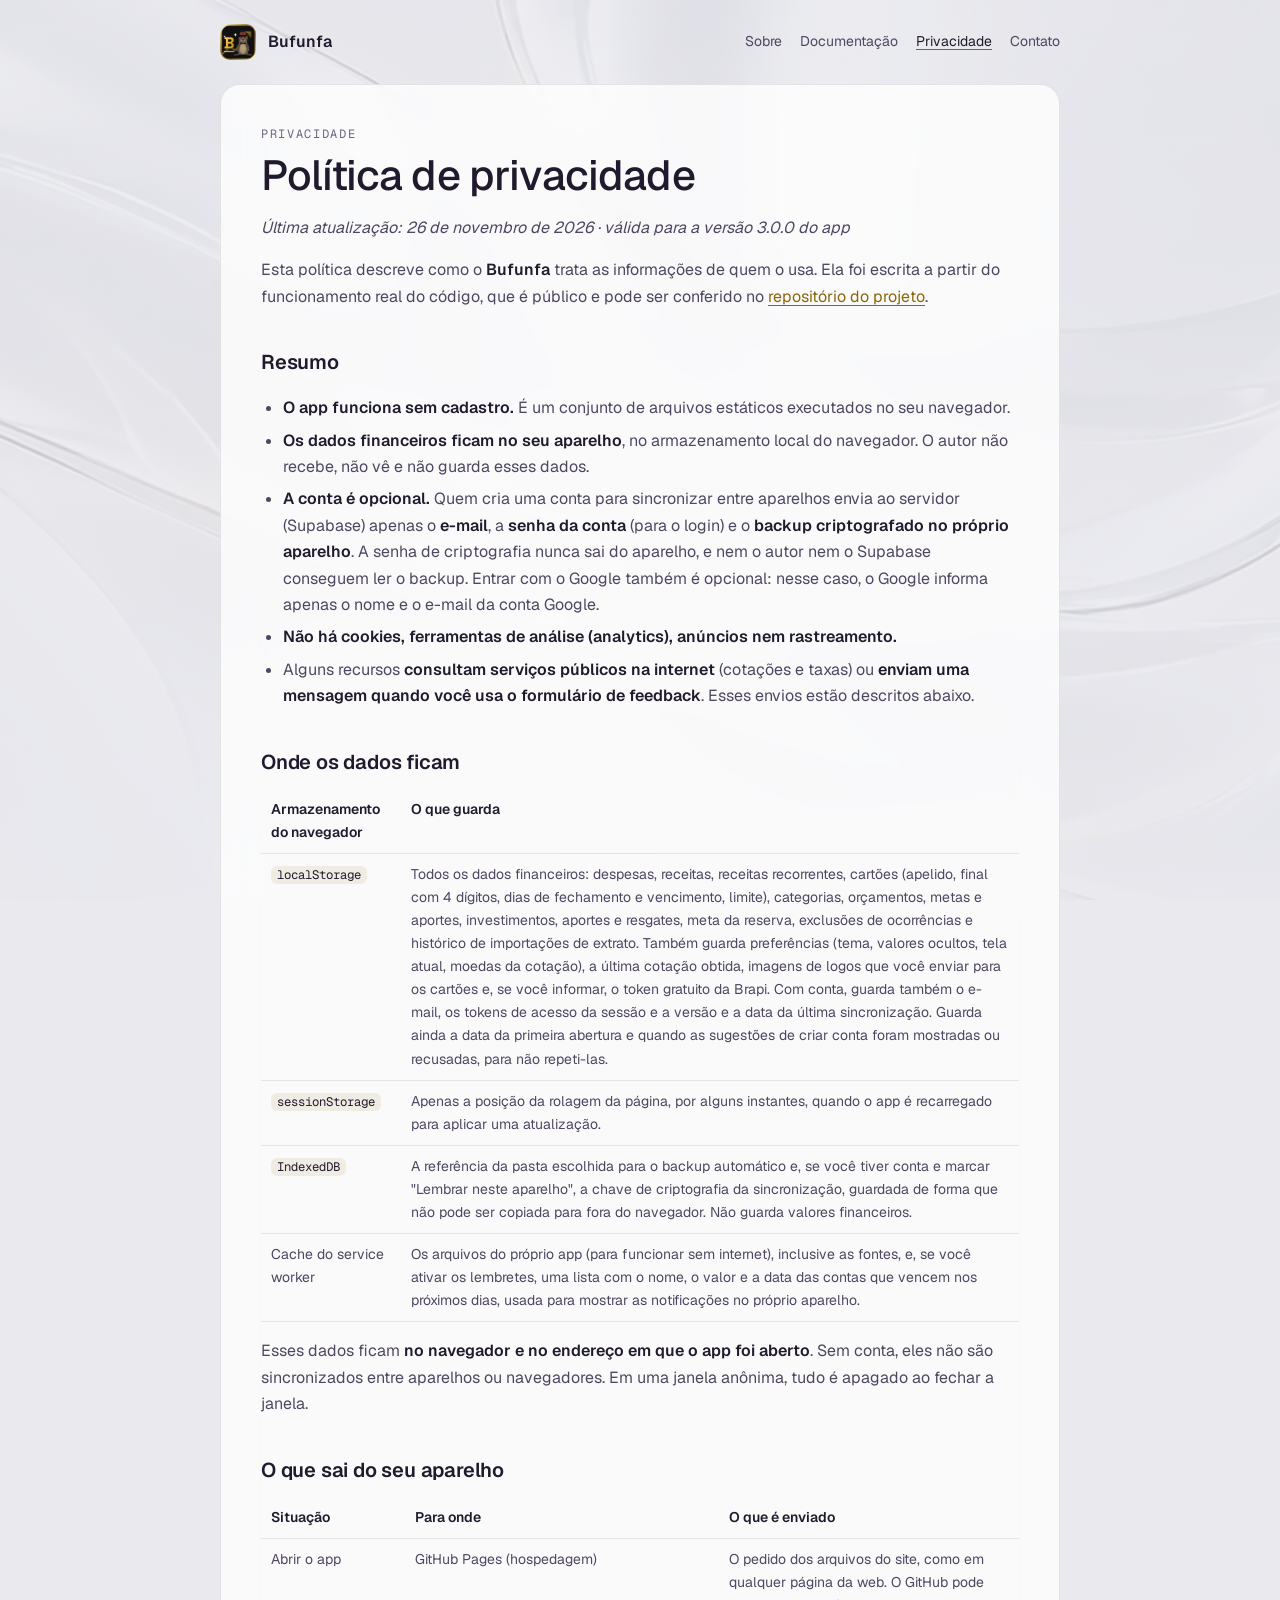
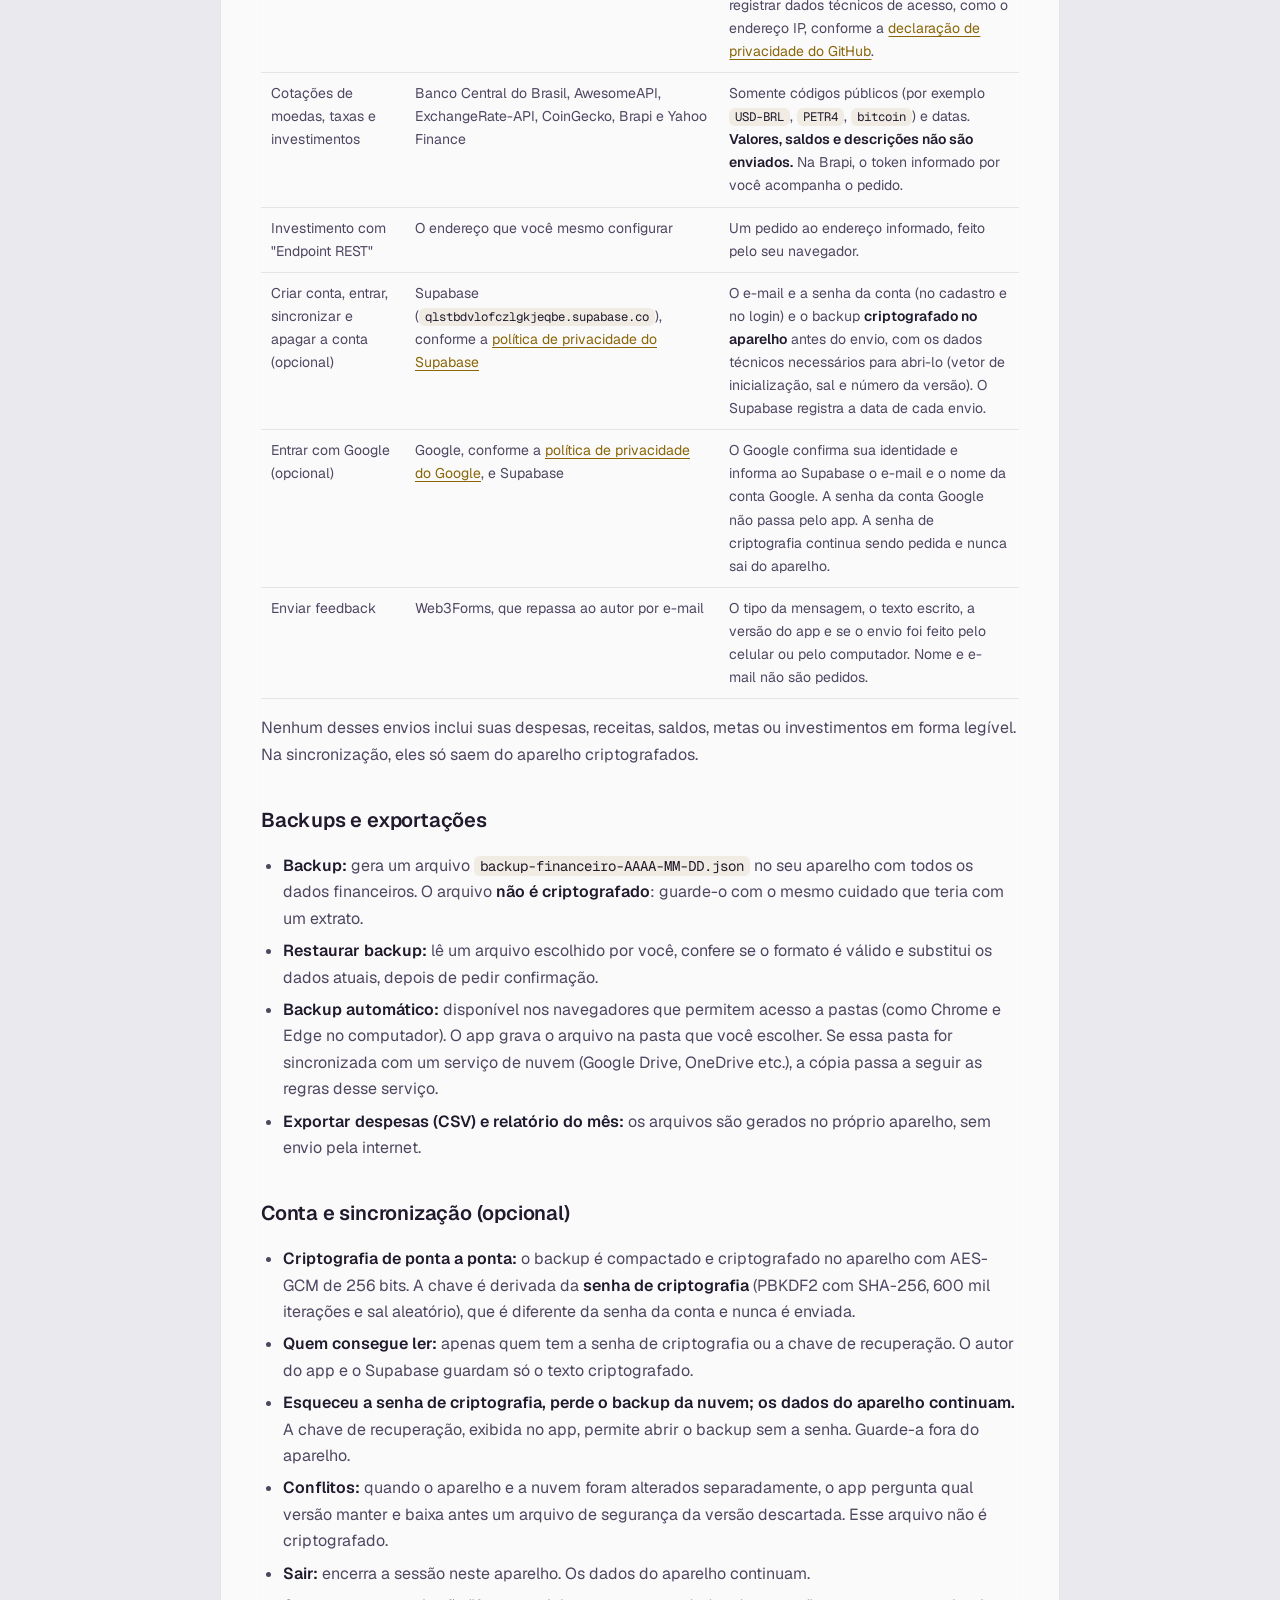
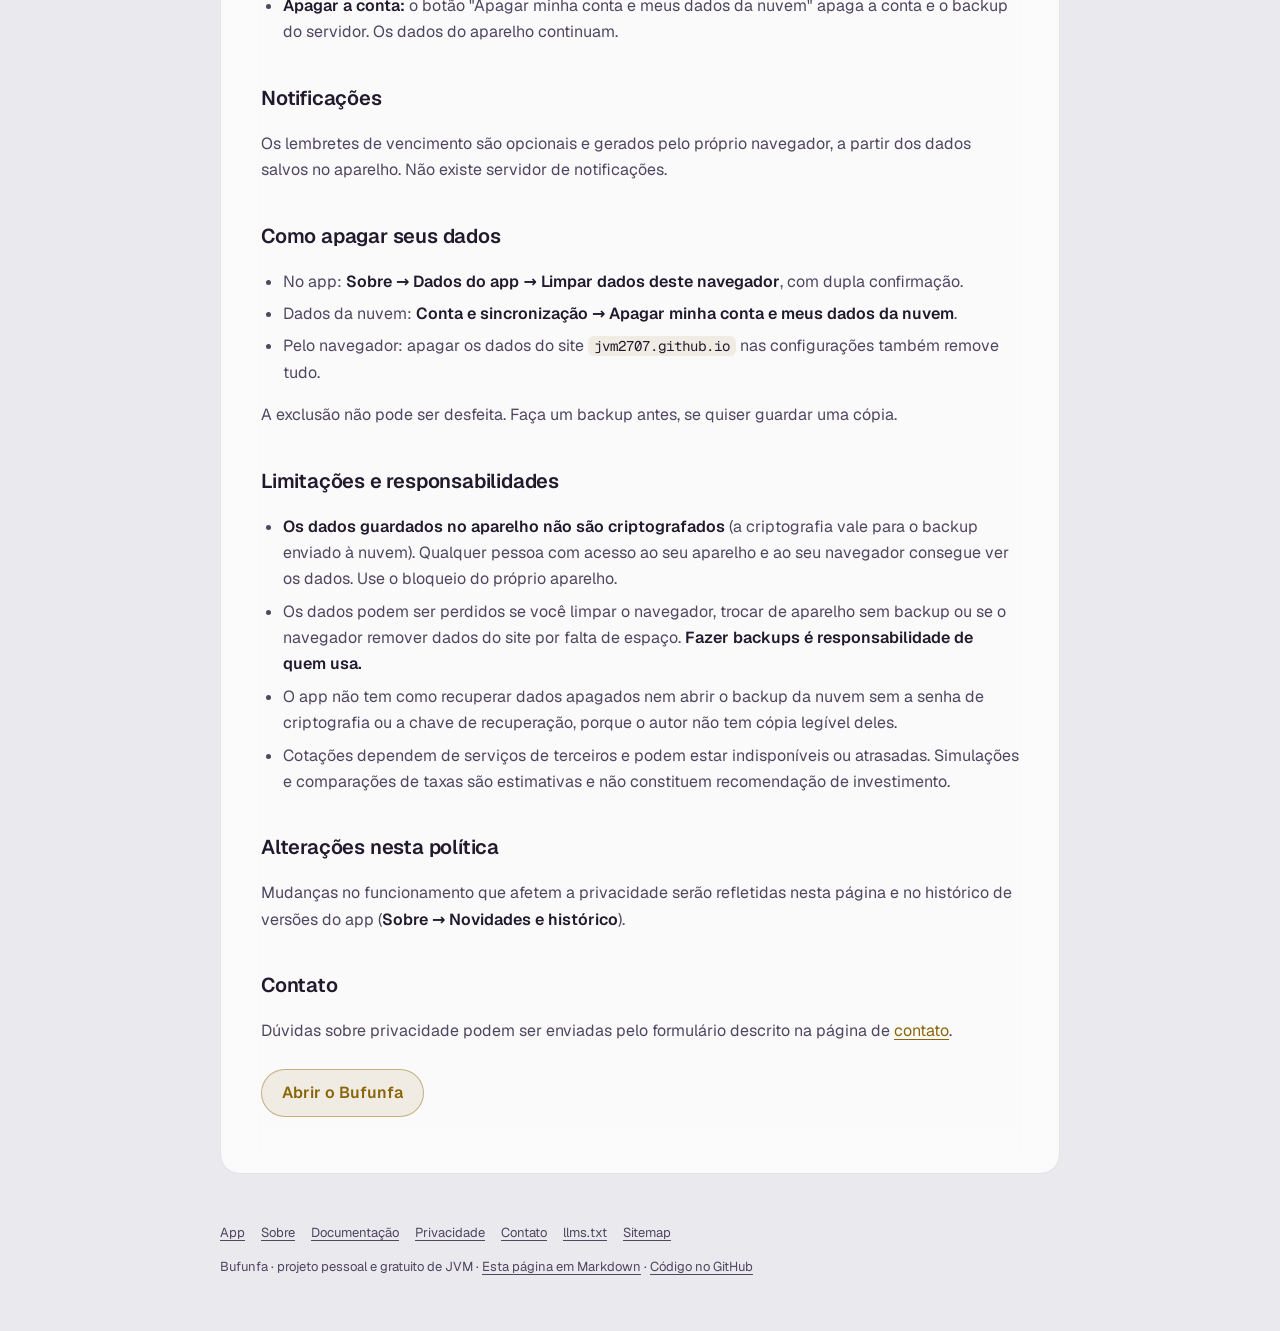
<file: privacy/index.html>
<!DOCTYPE html>
<html lang="pt-BR">
<head>
    <meta charset="UTF-8">
    <meta name="viewport" content="width=device-width, initial-scale=1.0">
    <meta http-equiv="Content-Security-Policy" content="default-src 'none'; style-src 'self'; font-src 'self'; img-src 'self'; base-uri 'none'; form-action 'none'">
    <meta name="referrer" content="strict-origin-when-cross-origin">
    <title>Política de privacidade · Bufunfa</title>
    <meta name="description" content="Como o Bufunfa guarda os dados no navegador, o que é enviado a serviços externos, como funcionam os backups e como apagar seus dados.">
    <meta name="author" content="JVM">
    <meta name="robots" content="index, follow">
    <link rel="canonical" href="https://jvm2707.github.io/Controle-Financeiro-JVM/privacy/">
    <link rel="alternate" type="text/markdown" href="index.md" title="Versão em Markdown">
    <meta property="og:type" content="website">
    <meta property="og:locale" content="pt_BR">
    <meta property="og:site_name" content="Bufunfa">
    <meta property="og:title" content="Política de privacidade · Bufunfa">
    <meta property="og:description" content="Como o Bufunfa guarda os dados no navegador, o que é enviado a serviços externos, como funcionam os backups e como apagar seus dados.">
    <meta property="og:url" content="https://jvm2707.github.io/Controle-Financeiro-JVM/privacy/">
    <meta property="og:image" content="https://jvm2707.github.io/Controle-Financeiro-JVM/assets/og-imagem.jpg">
    <meta property="og:image:width" content="1200">
    <meta property="og:image:height" content="630">
    <meta name="twitter:card" content="summary_large_image">
    <script type="application/ld+json">
{
    "@context": "https://schema.org",
    "@type": "WebPage",
    "name": "Política de privacidade · Bufunfa",
    "url": "https://jvm2707.github.io/Controle-Financeiro-JVM/privacy/",
    "description": "Como o Bufunfa guarda os dados no navegador, o que é enviado a serviços externos, como funcionam os backups e como apagar seus dados.",
    "inLanguage": "pt-BR",
    "isPartOf": {
        "@type": "WebSite",
        "name": "Bufunfa",
        "url": "https://jvm2707.github.io/Controle-Financeiro-JVM/"
    },
    "about": {
        "@type": "SoftwareApplication",
        "name": "Bufunfa",
        "url": "https://jvm2707.github.io/Controle-Financeiro-JVM/"
    },
    "dateModified": "2026-11-13"
}
    </script>
    <meta name="theme-color" content="#030304">
    <link rel="icon" type="image/png" href="../assets/icones/icone-192.png">
    <link rel="stylesheet" href="../assets/fontes/fontes.css">
    <link rel="stylesheet" href="../assets/paginas.css">
</head>
<body>
    <a class="pular-conteudo" href="#conteudo">Pular para o conteúdo</a>
    <header class="topo">
        <a class="marca" href="../">
            <img src="../assets/icones/icone-192.png" alt="" width="36" height="36">
            <span>Bufunfa</span>
        </a>
        <nav class="navegacao" aria-label="Páginas do projeto">
            <a href="../about/">Sobre</a>
            <a href="../docs/">Documentação</a>
            <a href="../privacy/" aria-current="page">Privacidade</a>
            <a href="../contact/">Contato</a>
        </nav>
    </header>
    <main id="conteudo">
        <article class="cartao">
            <p class="sobretitulo">Privacidade</p>
<h1 id="politica-de-privacidade">Política de privacidade</h1>
<p><em>Última atualização: 26 de novembro de 2026 · válida para a versão 3.0.0 do app</em></p>
<p>Esta política descreve como o <strong>Bufunfa</strong> trata as informações de quem o usa. Ela foi escrita a partir do funcionamento real do código, que é público e pode ser conferido no <a href="https://github.com/jvm2707/Controle-Financeiro-JVM">repositório do projeto</a>.</p>
<h2 id="resumo">Resumo</h2>
<ul>
<li><strong>O app funciona sem cadastro.</strong> É um conjunto de arquivos estáticos executados no seu navegador.</li>
<li><strong>Os dados financeiros ficam no seu aparelho</strong>, no armazenamento local do navegador. O autor não recebe, não vê e não guarda esses dados.</li>
<li><strong>A conta é opcional.</strong> Quem cria uma conta para sincronizar entre aparelhos envia ao servidor (Supabase) apenas o <strong>e-mail</strong>, a <strong>senha da conta</strong> (para o login) e o <strong>backup criptografado no próprio aparelho</strong>. A senha de criptografia nunca sai do aparelho, e nem o autor nem o Supabase conseguem ler o backup. Entrar com o Google também é opcional: nesse caso, o Google informa apenas o nome e o e-mail da conta Google.</li>
<li><strong>Não há cookies, ferramentas de análise (analytics), anúncios nem rastreamento.</strong></li>
<li>Alguns recursos <strong>consultam serviços públicos na internet</strong> (cotações e taxas) ou <strong>enviam uma mensagem quando você usa o formulário de feedback</strong>. Esses envios estão descritos abaixo.</li>
</ul>
<h2 id="onde-os-dados-ficam">Onde os dados ficam</h2>
<div class="tabela"><table>
<thead>
<tr>
<th>Armazenamento do navegador</th>
<th>O que guarda</th>
</tr>
</thead>
<tbody>
<tr>
<td><code>localStorage</code></td>
<td>Todos os dados financeiros: despesas, receitas, receitas recorrentes, cartões (apelido, final com 4 dígitos, dias de fechamento e vencimento, limite), categorias, orçamentos, metas e aportes, investimentos, aportes e resgates, meta da reserva, exclusões de ocorrências e histórico de importações de extrato. Também guarda preferências (tema, valores ocultos, tela atual, moedas da cotação), a última cotação obtida, imagens de logos que você enviar para os cartões e, se você informar, o token gratuito da Brapi. Com conta, guarda também o e-mail, os tokens de acesso da sessão e a versão e a data da última sincronização. Guarda ainda a data da primeira abertura e quando as sugestões de criar conta foram mostradas ou recusadas, para não repeti-las.</td>
</tr>
<tr>
<td><code>sessionStorage</code></td>
<td>Apenas a posição da rolagem da página, por alguns instantes, quando o app é recarregado para aplicar uma atualização.</td>
</tr>
<tr>
<td><code>IndexedDB</code></td>
<td>A referência da pasta escolhida para o backup automático e, se você tiver conta e marcar "Lembrar neste aparelho", a chave de criptografia da sincronização, guardada de forma que não pode ser copiada para fora do navegador. Não guarda valores financeiros.</td>
</tr>
<tr>
<td>Cache do service worker</td>
<td>Os arquivos do próprio app (para funcionar sem internet), inclusive as fontes, e, se você ativar os lembretes, uma lista com o nome, o valor e a data das contas que vencem nos próximos dias, usada para mostrar as notificações no próprio aparelho.</td>
</tr>
</tbody>
</table></div>
<p>Esses dados ficam <strong>no navegador e no endereço em que o app foi aberto</strong>. Sem conta, eles não são sincronizados entre aparelhos ou navegadores. Em uma janela anônima, tudo é apagado ao fechar a janela.</p>
<h2 id="o-que-sai-do-seu-aparelho">O que sai do seu aparelho</h2>
<div class="tabela"><table>
<thead>
<tr>
<th>Situação</th>
<th>Para onde</th>
<th>O que é enviado</th>
</tr>
</thead>
<tbody>
<tr>
<td>Abrir o app</td>
<td>GitHub Pages (hospedagem)</td>
<td>O pedido dos arquivos do site, como em qualquer página da web. O GitHub pode registrar dados técnicos de acesso, como o endereço IP, conforme a <a href="https://docs.github.com/pt/site-policy/privacy-policies/github-general-privacy-statement">declaração de privacidade do GitHub</a>.</td>
</tr>
<tr>
<td>Cotações de moedas, taxas e investimentos</td>
<td>Banco Central do Brasil, AwesomeAPI, ExchangeRate-API, CoinGecko, Brapi e Yahoo Finance</td>
<td>Somente códigos públicos (por exemplo <code>USD-BRL</code>, <code>PETR4</code>, <code>bitcoin</code>) e datas. <strong>Valores, saldos e descrições não são enviados.</strong> Na Brapi, o token informado por você acompanha o pedido.</td>
</tr>
<tr>
<td>Investimento com "Endpoint REST"</td>
<td>O endereço que você mesmo configurar</td>
<td>Um pedido ao endereço informado, feito pelo seu navegador.</td>
</tr>
<tr>
<td>Criar conta, entrar, sincronizar e apagar a conta (opcional)</td>
<td>Supabase (<code>qlstbdvlofczlgkjeqbe.supabase.co</code>), conforme a <a href="https://supabase.com/privacy">política de privacidade do Supabase</a></td>
<td>O e-mail e a senha da conta (no cadastro e no login) e o backup <strong>criptografado no aparelho</strong> antes do envio, com os dados técnicos necessários para abri-lo (vetor de inicialização, sal e número da versão). O Supabase registra a data de cada envio.</td>
</tr>
<tr>
<td>Entrar com Google (opcional)</td>
<td>Google, conforme a <a href="https://policies.google.com/privacy">política de privacidade do Google</a>, e Supabase</td>
<td>O Google confirma sua identidade e informa ao Supabase o e-mail e o nome da conta Google. A senha da conta Google não passa pelo app. A senha de criptografia continua sendo pedida e nunca sai do aparelho.</td>
</tr>
<tr>
<td>Enviar feedback</td>
<td>Web3Forms, que repassa ao autor por e-mail</td>
<td>O tipo da mensagem, o texto escrito, a versão do app e se o envio foi feito pelo celular ou pelo computador. Nome e e-mail não são pedidos.</td>
</tr>
</tbody>
</table></div>
<p>Nenhum desses envios inclui suas despesas, receitas, saldos, metas ou investimentos em forma legível. Na sincronização, eles só saem do aparelho criptografados.</p>
<h2 id="backups-e-exportacoes">Backups e exportações</h2>
<ul>
<li><strong>Backup:</strong> gera um arquivo <code>backup-financeiro-AAAA-MM-DD.json</code> no seu aparelho com todos os dados financeiros. O arquivo <strong>não é criptografado</strong>: guarde-o com o mesmo cuidado que teria com um extrato.</li>
<li><strong>Restaurar backup:</strong> lê um arquivo escolhido por você, confere se o formato é válido e substitui os dados atuais, depois de pedir confirmação.</li>
<li><strong>Backup automático:</strong> disponível nos navegadores que permitem acesso a pastas (como Chrome e Edge no computador). O app grava o arquivo na pasta que você escolher. Se essa pasta for sincronizada com um serviço de nuvem (Google Drive, OneDrive etc.), a cópia passa a seguir as regras desse serviço.</li>
<li><strong>Exportar despesas (CSV) e relatório do mês:</strong> os arquivos são gerados no próprio aparelho, sem envio pela internet.</li>
</ul>
<h2 id="conta-e-sincronizacao-opcional">Conta e sincronização (opcional)</h2>
<ul>
<li><strong>Criptografia de ponta a ponta:</strong> o backup é compactado e criptografado no aparelho com AES-GCM de 256 bits. A chave é derivada da <strong>senha de criptografia</strong> (PBKDF2 com SHA-256, 600 mil iterações e sal aleatório), que é diferente da senha da conta e nunca é enviada.</li>
<li><strong>Quem consegue ler:</strong> apenas quem tem a senha de criptografia ou a chave de recuperação. O autor do app e o Supabase guardam só o texto criptografado.</li>
<li><strong>Esqueceu a senha de criptografia, perde o backup da nuvem; os dados do aparelho continuam.</strong> A chave de recuperação, exibida no app, permite abrir o backup sem a senha. Guarde-a fora do aparelho.</li>
<li><strong>Conflitos:</strong> quando o aparelho e a nuvem foram alterados separadamente, o app pergunta qual versão manter e baixa antes um arquivo de segurança da versão descartada. Esse arquivo não é criptografado.</li>
<li><strong>Sair:</strong> encerra a sessão neste aparelho. Os dados do aparelho continuam.</li>
<li><strong>Apagar a conta:</strong> o botão "Apagar minha conta e meus dados da nuvem" apaga a conta e o backup do servidor. Os dados do aparelho continuam.</li>
</ul>
<h2 id="notificacoes">Notificações</h2>
<p>Os lembretes de vencimento são opcionais e gerados pelo próprio navegador, a partir dos dados salvos no aparelho. Não existe servidor de notificações.</p>
<h2 id="como-apagar-seus-dados">Como apagar seus dados</h2>
<ul>
<li>No app: <strong>Sobre → Dados do app → Limpar dados deste navegador</strong>, com dupla confirmação.</li>
<li>Dados da nuvem: <strong>Conta e sincronização → Apagar minha conta e meus dados da nuvem</strong>.</li>
<li>Pelo navegador: apagar os dados do site <code>jvm2707.github.io</code> nas configurações também remove tudo.</li>
</ul>
<p>A exclusão não pode ser desfeita. Faça um backup antes, se quiser guardar uma cópia.</p>
<h2 id="limitacoes-e-responsabilidades">Limitações e responsabilidades</h2>
<ul>
<li><strong>Os dados guardados no aparelho não são criptografados</strong> (a criptografia vale para o backup enviado à nuvem). Qualquer pessoa com acesso ao seu aparelho e ao seu navegador consegue ver os dados. Use o bloqueio do próprio aparelho.</li>
<li>Os dados podem ser perdidos se você limpar o navegador, trocar de aparelho sem backup ou se o navegador remover dados do site por falta de espaço. <strong>Fazer backups é responsabilidade de quem usa.</strong></li>
<li>O app não tem como recuperar dados apagados nem abrir o backup da nuvem sem a senha de criptografia ou a chave de recuperação, porque o autor não tem cópia legível deles.</li>
<li>Cotações dependem de serviços de terceiros e podem estar indisponíveis ou atrasadas. Simulações e comparações de taxas são estimativas e não constituem recomendação de investimento.</li>
</ul>
<h2 id="alteracoes-nesta-politica">Alterações nesta política</h2>
<p>Mudanças no funcionamento que afetem a privacidade serão refletidas nesta página e no histórico de versões do app (<strong>Sobre → Novidades e histórico</strong>).</p>
<h2 id="contato">Contato</h2>
<p>Dúvidas sobre privacidade podem ser enviadas pelo formulário descrito na página de <a href="../contact/">contato</a>.</p>
            <p><a class="botao" href="../">Abrir o Bufunfa</a></p>
        </article>
    </main>
    <footer class="rodape">
        <nav aria-label="Rodapé">
            <a href="../">App</a>
            <a href="../about/">Sobre</a>
            <a href="../docs/">Documentação</a>
            <a href="../privacy/">Privacidade</a>
            <a href="../contact/">Contato</a>
            <a href="../llms.txt">llms.txt</a>
            <a href="../sitemap.xml">Sitemap</a>
        </nav>
        <p>Bufunfa · projeto pessoal e gratuito de JVM · <a href="index.md">Esta página em Markdown</a> · <a href="https://github.com/jvm2707/Controle-Financeiro-JVM">Código no GitHub</a></p>
    </footer>
</body>
</html>
</file>
<file: assets/fontes/fontes.css>
/* Fontes do Bufunfa hospedadas no próprio site (subconjunto latin do Google Fonts, licença OFL). */
@font-face{font-family:'Geist';font-style:normal;font-weight:400 600;font-display:swap;src:url(geist.woff2) format('woff2');unicode-range:U+0000-00FF,U+0131,U+0152-0153,U+02BB-02BC,U+02C6,U+02DA,U+02DC,U+0304,U+0308,U+0329,U+2000-206F,U+20AC,U+2122,U+2191,U+2193,U+2212,U+2215,U+FEFF,U+FFFD}
@font-face{font-family:'Geist Mono';font-style:normal;font-weight:400 500;font-display:swap;src:url(geist-mono.woff2) format('woff2');unicode-range:U+0000-00FF,U+0131,U+0152-0153,U+02BB-02BC,U+02C6,U+02DA,U+02DC,U+0304,U+0308,U+0329,U+2000-206F,U+20AC,U+2122,U+2191,U+2193,U+2212,U+2215,U+FEFF,U+FFFD}
@font-face{font-family:'Instrument Serif';font-style:normal;font-weight:400;font-display:swap;src:url(instrument-serif.woff2) format('woff2');unicode-range:U+0000-00FF,U+0131,U+0152-0153,U+02BB-02BC,U+02C6,U+02DA,U+02DC,U+0304,U+0308,U+0329,U+2000-206F,U+20AC,U+2122,U+2191,U+2193,U+2212,U+2215,U+FEFF,U+FFFD}
@font-face{font-family:'Instrument Serif';font-style:italic;font-weight:400;font-display:swap;src:url(instrument-serif-italico.woff2) format('woff2');unicode-range:U+0000-00FF,U+0131,U+0152-0153,U+02BB-02BC,U+02C6,U+02DA,U+02DC,U+0304,U+0308,U+0329,U+2000-206F,U+20AC,U+2122,U+2191,U+2193,U+2212,U+2215,U+FEFF,U+FFFD}
@font-face{font-family:'Space Grotesk';font-style:normal;font-weight:500 700;font-display:swap;src:url(space-grotesk.woff2) format('woff2');unicode-range:U+0000-00FF,U+0131,U+0152-0153,U+02BB-02BC,U+02C6,U+02DA,U+02DC,U+0304,U+0308,U+0329,U+2000-206F,U+20AC,U+2122,U+2191,U+2193,U+2212,U+2215,U+FEFF,U+FFFD}
</file>
<file: assets/paginas.css>
/* Controle Financeiro JVM · páginas institucionais (Sobre, Contato, Privacidade, Documentação e 404)
   Mesmos tokens de cor e fontes do app, sem depender do Controlefinanceiro.css. */

:root {
    color-scheme: dark;
    --pagina: #030304;
    --cartao: rgba(17, 17, 20, 0.72);
    --borda: rgba(255, 255, 255, 0.09);
    --borda-forte: rgba(255, 255, 255, 0.16);
    --texto: #F4F4F5;
    --texto-2: #B4B4BC;
    --texto-3: #8A8A93;
    --dourado: #F0B93B;
    --dourado-suave: rgba(240, 185, 59, 0.1);
    --fundo-img: url("fundo-liquid-escuro.webp");
    --veu: linear-gradient(180deg, rgba(3, 3, 4, 0.82), rgba(3, 3, 4, 0.94));
    --fonte-texto: 'Geist', 'Inter', system-ui, -apple-system, 'Segoe UI', sans-serif;
    --fonte-mono: 'Geist Mono', ui-monospace, 'SFMono-Regular', Menlo, monospace;
    --fonte-serif: 'Instrument Serif', Georgia, serif;
}

@media (prefers-color-scheme: light) {
    :root {
        color-scheme: light;
        --pagina: #E9E9EE;
        --cartao: rgba(255, 255, 255, 0.78);
        --borda: rgba(33, 26, 45, 0.1);
        --borda-forte: rgba(33, 26, 45, 0.18);
        --texto: #211A2D;
        --texto-2: #4F4660;
        --texto-3: #6E6580;
        --dourado: #8A6608;
        --dourado-suave: rgba(148, 112, 11, 0.1);
        --fundo-img: url("fundo-liquid-claro.webp");
        --veu: linear-gradient(180deg, rgba(233, 233, 238, 0.8), rgba(233, 233, 238, 0.93));
    }
}

* { box-sizing: border-box; }

html { -webkit-text-size-adjust: 100%; }

body {
    margin: 0;
    min-height: 100vh;
    color: var(--texto);
    background-color: var(--pagina);
    font-family: var(--fonte-texto);
    font-size: 16px;
    line-height: 1.65;
}

body::before {
    content: "";
    position: fixed;
    top: 0;
    left: 0;
    right: 0;
    height: 100vh;
    height: 100lvh; /* não muda de tamanho quando a barra do navegador do celular some */
    z-index: -1;
    background: var(--veu), var(--fundo-img) center 42% / cover no-repeat, var(--pagina);
}

a { color: var(--dourado); text-underline-offset: 3px; }
a:hover { text-decoration-thickness: 2px; }
a:focus-visible { outline: 2px solid var(--dourado); outline-offset: 3px; border-radius: 4px; }

.pular-conteudo {
    position: absolute;
    left: 16px;
    top: -60px;
    padding: 8px 14px;
    color: #09090B;
    background: var(--dourado);
    border-radius: 999px;
    font-weight: 600;
    text-decoration: none;
}
.pular-conteudo:focus { top: 12px; }

.topo {
    display: flex;
    flex-wrap: wrap;
    align-items: center;
    justify-content: space-between;
    gap: 14px 24px;
    max-width: 880px;
    margin: 0 auto;
    padding: 24px 20px 8px;
}

.marca {
    display: inline-flex;
    align-items: center;
    gap: 12px;
    color: var(--texto);
    font-weight: 600;
    text-decoration: none;
}
.marca img { width: 36px; height: 36px; border-radius: 10px; }
.marca span em { color: var(--dourado); font-style: normal; }

.navegacao { display: flex; flex-wrap: wrap; gap: 4px 18px; font-size: 14px; }
.navegacao a { color: var(--texto-2); text-decoration: none; }
.navegacao a:hover, .navegacao a[aria-current="page"] { color: var(--texto); }
.navegacao a[aria-current="page"] { text-decoration: underline; text-decoration-color: var(--dourado); }

main {
    max-width: 880px;
    margin: 0 auto;
    padding: 16px 20px 48px;
}

.cartao {
    padding: clamp(22px, 4vw, 40px);
    background: var(--cartao);
    border: 1px solid var(--borda);
    border-radius: 20px;
    -webkit-backdrop-filter: blur(18px);
    backdrop-filter: blur(18px);
}

.sobretitulo {
    margin: 0 0 6px;
    color: var(--texto-3);
    font-family: var(--fonte-mono);
    font-size: 12px;
    letter-spacing: 0.14em;
    text-transform: uppercase;
}

h1 {
    margin: 0 0 12px;
    font-size: clamp(30px, 5vw, 42px);
    font-weight: 500;
    letter-spacing: -0.02em;
    line-height: 1.15;
}
h1 em { color: var(--dourado); font-family: var(--fonte-serif); font-weight: 400; }

h2 {
    margin: 36px 0 10px;
    font-size: 20px;
    font-weight: 600;
    letter-spacing: -0.01em;
}

h3 { margin: 24px 0 6px; font-size: 16px; font-weight: 600; }

p, li { color: var(--texto-2); }
strong { color: var(--texto); font-weight: 600; }
ul, ol { padding-left: 22px; }
li + li { margin-top: 6px; }

.lead { margin-top: 0; font-size: 18px; color: var(--texto-2); }

code {
    padding: 1px 6px;
    color: var(--texto);
    background: var(--dourado-suave);
    border-radius: 6px;
    font-family: var(--fonte-mono);
    font-size: 0.88em;
}

pre {
    overflow-x: auto;
    padding: 14px 16px;
    background: rgba(0, 0, 0, 0.25);
    border: 1px solid var(--borda);
    border-radius: 12px;
    font-family: var(--fonte-mono);
    font-size: 13px;
    line-height: 1.6;
}
pre code { padding: 0; background: none; }

table { width: 100%; border-collapse: collapse; font-size: 14px; }
th, td { padding: 9px 10px; text-align: left; vertical-align: top; border-bottom: 1px solid var(--borda); }
th { color: var(--texto); font-weight: 600; }
td { color: var(--texto-2); }
.tabela { overflow-x: auto; }

.botao {
    display: inline-flex;
    align-items: center;
    gap: 8px;
    margin-top: 8px;
    padding: 10px 20px;
    color: var(--dourado);
    background: var(--dourado-suave);
    border: 1px solid color-mix(in srgb, var(--dourado) 45%, transparent);
    border-radius: 999px;
    font-weight: 600;
    text-decoration: none;
}
.botao:hover { border-color: var(--dourado); }

.aviso {
    margin: 20px 0 0;
    padding: 14px 16px;
    border: 1px solid var(--borda-forte);
    border-left: 3px solid var(--dourado);
    border-radius: 12px;
}

.rodape {
    max-width: 880px;
    margin: 0 auto;
    padding: 0 20px 40px;
    color: var(--texto-3);
    font-size: 13px;
}
.rodape nav { display: flex; flex-wrap: wrap; gap: 4px 16px; margin-bottom: 8px; }
.rodape a { color: var(--texto-2); }

@media (prefers-reduced-motion: reduce) {
    * { scroll-behavior: auto !important; transition: none !important; animation: none !important; }
}
</file>
